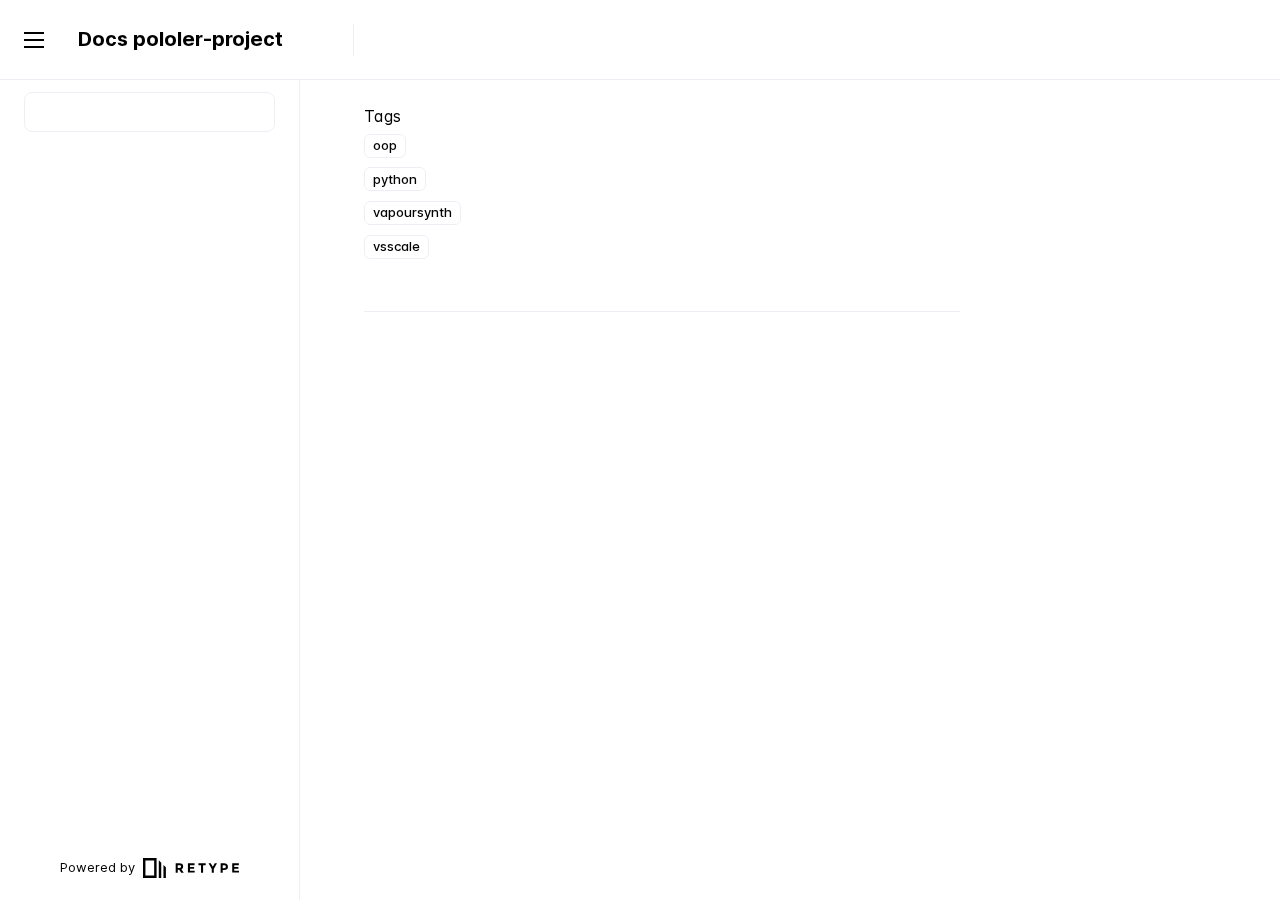
<file: tags/index.html>
<!DOCTYPE html>
<html lang="en" class="h-full">
<head>
    <meta charset="UTF-8">
    <meta name="viewport" content="width=device-width,initial-scale=1">
    <meta name="color-scheme" content="light dark">
    <meta name="turbo-cache-control" content="no-cache" data-turbo-track="reload" data-track-token="4.5.3.829496689417">

    <!-- See retype.com -->
    <meta name="generator" content="Retype 4.5.3">

    <!-- Primary Meta Tags -->
    <title>Tags</title>
    <meta name="title" content="Tags">

    <!-- Canonical -->
    <link rel="canonical" href="https://docs.pololer.my.id/tags/">
    <link rel="sitemap" type="application/xml" title="Sitemap" href="https://docs.pololer.my.id/sitemap.xml">

    <!-- Open Graph -->
    <meta property="og:type" content="website">
    <meta property="og:url" content="https://docs.pololer.my.id/tags/">
    <meta property="og:title" content="Tags">
    <meta property="og:site_name" content="Docs pololer-project">
    <meta property="og:locale" content="en_US">

    <!-- Twitter -->
    <meta name="twitter:card" content="summary_large_image">
    <meta name="twitter:url" content="https://docs.pololer.my.id/tags/">
    <meta name="twitter:title" content="Tags">

    <script data-cfasync="false">(function(){var cl=document.documentElement.classList,ls=localStorage.getItem("retype_scheme"),hd=cl.contains("dark"),hl=cl.contains("light"),wm=window.matchMedia&&window.matchMedia("(prefers-color-scheme: dark)").matches;if(ls==="dark"||(!ls&&wm&&!hd&&!hl)){cl.remove("light");cl.add("dark")}else if(ls==="light"||(!ls&&!wm&&!hd&&!hl)){cl.remove("dark");cl.add("light")}})();</script>

    <link href="../resources/css/retype.css?v=4.5.3.829496689417" rel="stylesheet">

    <script data-cfasync="false" src="../resources/js/config.js?v=4.5.3.829496689417" data-turbo-eval="false" defer></script>
    <script data-cfasync="false" src="../resources/js/retype.js?v=4.5.3" data-turbo-eval="false" defer></script>
    <script id="lunr-js" data-cfasync="false" src="../resources/js/lunr.js?v=4.5.3.829496689417" data-turbo-eval="false" defer></script>
</head>
<body>
    <div id="retype-app" class="relative text-base antialiased text-base-text bg-base-bg font-body">
    <div class="absolute bottom-0 left-0" style="top: 5rem; right: 50%"></div>

    <header id="retype-header" class="sticky top-0 z-30 flex w-full h-16 bg-header-bg border-b border-header-border md:h-20">
        <div class="container relative flex items-center justify-between pr-6 grow md:justify-start">
            <!-- Mobile menu button skeleton -->
            <button v-cloak class="skeleton retype-mobile-menu-button flex items-center justify-center shrink-0 overflow-hidden dark:text-white focus:outline-hidden rounded-full w-10 h-10 ml-3.5 md:hidden"><svg xmlns="http://www.w3.org/2000/svg" class="mb-px shrink-0" width="24" height="24" viewBox="0 0 24 24" role="presentation" style="margin-bottom: 0px;"><g fill="currentColor"><path d="M2 4h20v2H2zM2 11h20v2H2zM2 18h20v2H2z"></path></g></svg></button>
            <div v-cloak id="retype-sidebar-left-toggle-button"></div>
    
            <!-- Logo -->
            <div class="flex items-center justify-between h-full py-2 md:w-75">
                <div class="flex items-center px-2 md:px-6">
                    <a id="retype-branding-logo" href="https://docs.pololer.my.id/" class="flex items-center leading-snug text-xl">
                        <span class="dark:text-white font-bold line-clamp-1 md:line-clamp-2">Docs pololer-project</span>
                    </a>
                </div>
    
                <span class="hidden h-8 border-r md:inline-block border-base-border"></span>
            </div>
    
            <div class="flex justify-between md:grow">
                <!-- Top Nav -->
                <nav id="retype-header-nav" class="hidden md:flex">
                    <ul class="flex flex-col mb-4 md:pl-16 md:mb-0 md:flex-row md:items-center">
                        
                    </ul>
                </nav>
    
                <div v-cloak class="flex justify-end grow">
                    <div id="retype-mobile-search-button"></div>
                    <doc-search-desktop></doc-search-desktop>
    
                    <doc-theme-switch class="lg:ml-2"></doc-theme-switch>
                    <doc-history></doc-history>
                </div>
            </div>
        </div>
    </header>


    <div id="retype-container" class="container relative flex bg-white">
        <!-- Sidebar Skeleton -->
        <div v-cloak class="fixed flex flex-col shrink-0 duration-300 ease-in-out bg-sidebar-left-bg border-sidebar-left-border sidebar top-20 w-75 border-r h-screen md:sticky transition-transform skeleton">
        
            <div class="flex items-center h-16 px-6">
                <input id="retype-filter-input-mock" class="w-full h-10 pl-8 px-3 py-2 transition-colors duration-200 ease-linear bg-filter-bg border border-filter-border rounded-lg shadow-none md:text-sm hover:border-filter-border-hover focus:outline-hidden focus:border-filter-border-focus placeholder-filter-placeholder" type="text">
            </div>
        
            <div class="pl-6 mt-1 mb-4">
                <div class="w-32 h-3 mb-4 bg-skeleton-bg rounded-full loading"></div>
                <div class="w-48 h-3 mb-4 bg-skeleton-bg rounded-full loading"></div>
                <div class="w-40 h-3 mb-4 bg-skeleton-bg rounded-full loading"></div>
                <div class="w-32 h-3 mb-4 bg-skeleton-bg rounded-full loading"></div>
                <div class="w-48 h-3 mb-4 bg-skeleton-bg rounded-full loading"></div>
                <div class="w-40 h-3 mb-4 bg-skeleton-bg rounded-full loading"></div>
            </div>
        
            <div class="shrink-0 mt-auto bg-transparent dark:border-base-border">
                <a class="flex items-center justify-center flex-nowrap h-16 text-gray-350 dark:text-dark-400 hover:text-gray-600 dark:hover:text-dark-300 transition-colors duration-150 ease-in docs-powered-by" target="_blank" href="https://retype.com/" rel="noopener">
                    <span class="text-xs whitespace-nowrap">Powered by</span>
                    <svg xmlns="http://www.w3.org/2000/svg" class="ml-2" fill="currentColor" width="96" height="20" overflow="visible"><path d="M0 0v20h13.59V0H0zm11.15 17.54H2.44V2.46h8.71v15.08zM15.8 20h2.44V4.67L15.8 2.22zM20.45 6.89V20h2.44V9.34z"/><g><path d="M40.16 8.44c0 1.49-.59 2.45-1.75 2.88l2.34 3.32h-2.53l-2.04-2.96h-1.43v2.96h-2.06V5.36h3.5c1.43 0 2.46.24 3.07.73s.9 1.27.9 2.35zm-2.48 1.1c.26-.23.38-.59.38-1.09 0-.5-.13-.84-.4-1.03s-.73-.28-1.39-.28h-1.54v2.75h1.5c.72 0 1.2-.12 1.45-.35zM51.56 5.36V7.2h-4.59v1.91h4.13v1.76h-4.13v1.92h4.74v1.83h-6.79V5.36h6.64zM60.09 7.15v7.48h-2.06V7.15h-2.61V5.36h7.28v1.79h-2.61zM70.81 14.64h-2.06v-3.66l-3.19-5.61h2.23l1.99 3.45 1.99-3.45H74l-3.19 5.61v3.66zM83.99 6.19c.65.55.97 1.4.97 2.55s-.33 1.98-1 2.51-1.68.8-3.04.8h-1.23v2.59h-2.06V5.36h3.26c1.42 0 2.45.28 3.1.83zm-1.51 3.65c.25-.28.37-.69.37-1.22s-.16-.92-.48-1.14c-.32-.23-.82-.34-1.5-.34H79.7v3.12h1.38c.68 0 1.15-.14 1.4-.42zM95.85 5.36V7.2h-4.59v1.91h4.13v1.76h-4.13v1.92H96v1.83h-6.79V5.36h6.64z"/></g></svg>
                </a>
            </div>
        </div>
        
        <!-- Sidebar component -->
        <doc-sidebar v-cloak>
            <template #sidebar-footer>
                <div class="shrink-0 mt-auto border-t md:bg-transparent md:border-none dark:border-base-border">
        
                    <a class="flex items-center justify-center flex-nowrap h-16 text-gray-350 dark:text-dark-400 hover:text-gray-600 dark:hover:text-dark-300 transition-colors duration-150 ease-in docs-powered-by" target="_blank" href="https://retype.com/" rel="noopener">
                        <span class="text-xs whitespace-nowrap">Powered by</span>
                        <svg xmlns="http://www.w3.org/2000/svg" class="ml-2" fill="currentColor" width="96" height="20" overflow="visible"><path d="M0 0v20h13.59V0H0zm11.15 17.54H2.44V2.46h8.71v15.08zM15.8 20h2.44V4.67L15.8 2.22zM20.45 6.89V20h2.44V9.34z"/><g><path d="M40.16 8.44c0 1.49-.59 2.45-1.75 2.88l2.34 3.32h-2.53l-2.04-2.96h-1.43v2.96h-2.06V5.36h3.5c1.43 0 2.46.24 3.07.73s.9 1.27.9 2.35zm-2.48 1.1c.26-.23.38-.59.38-1.09 0-.5-.13-.84-.4-1.03s-.73-.28-1.39-.28h-1.54v2.75h1.5c.72 0 1.2-.12 1.45-.35zM51.56 5.36V7.2h-4.59v1.91h4.13v1.76h-4.13v1.92h4.74v1.83h-6.79V5.36h6.64zM60.09 7.15v7.48h-2.06V7.15h-2.61V5.36h7.28v1.79h-2.61zM70.81 14.64h-2.06v-3.66l-3.19-5.61h2.23l1.99 3.45 1.99-3.45H74l-3.19 5.61v3.66zM83.99 6.19c.65.55.97 1.4.97 2.55s-.33 1.98-1 2.51-1.68.8-3.04.8h-1.23v2.59h-2.06V5.36h3.26c1.42 0 2.45.28 3.1.83zm-1.51 3.65c.25-.28.37-.69.37-1.22s-.16-.92-.48-1.14c-.32-.23-.82-.34-1.5-.34H79.7v3.12h1.38c.68 0 1.15-.14 1.4-.42zM95.85 5.36V7.2h-4.59v1.91h4.13v1.76h-4.13v1.92H96v1.83h-6.79V5.36h6.64z"/></g></svg>
                    </a>
                </div>
            </template>
        </doc-sidebar>

        <div class="grow min-w-0 bg-body-bg">
            <!-- Render "toolbar" template here on api pages --><!-- Render page content -->
<div class="flex">
    <div id="retype-main" class="min-w-0 p-4 grow md:px-16">
        <main class="relative pb-12 lg:pt-2">
            <div class="relative retype-markdown" id="retype-content">
                <!-- Rendered if sidebar right is enabled -->
                <div id="retype-sidebar-right-toggle"></div>
                <doc-page-actions></doc-page-actions>

                <!-- Page content  -->
<h1 id="tags">Tags</h1>
<ul style="padding-left: 0px;">
<li class="relative block py-1">
<a href="oop/" class="no-link inline-flex align-middle items-center justify-center font-medium leading-none whitespace-nowrap text-badge-info-text bg-badge-info border border-badge-info-border hover:text-badge-info-text-hover hover:bg-badge-info-hover hover:border-badge-info-border-hover transition-colors duration-200 ease-out h-6 px-2 text-xs rounded-md">
    <span>oop</span>
</a>
</li>
<li class="relative block py-1">
<a href="python/" class="no-link inline-flex align-middle items-center justify-center font-medium leading-none whitespace-nowrap text-badge-info-text bg-badge-info border border-badge-info-border hover:text-badge-info-text-hover hover:bg-badge-info-hover hover:border-badge-info-border-hover transition-colors duration-200 ease-out h-6 px-2 text-xs rounded-md">
    <span>python</span>
</a>
</li>
<li class="relative block py-1">
<a href="vapoursynth/" class="no-link inline-flex align-middle items-center justify-center font-medium leading-none whitespace-nowrap text-badge-info-text bg-badge-info border border-badge-info-border hover:text-badge-info-text-hover hover:bg-badge-info-hover hover:border-badge-info-border-hover transition-colors duration-200 ease-out h-6 px-2 text-xs rounded-md">
    <span>vapoursynth</span>
</a>
</li>
<li class="relative block py-1">
<a href="vsscale/" class="no-link inline-flex align-middle items-center justify-center font-medium leading-none whitespace-nowrap text-badge-info-text bg-badge-info border border-badge-info-border hover:text-badge-info-text-hover hover:bg-badge-info-hover hover:border-badge-info-border-hover transition-colors duration-200 ease-out h-6 px-2 text-xs rounded-md">
    <span>vsscale</span>
</a>
</li>
</ul>

                
                <!-- Required only on API pages -->
                <doc-toolbar-member-filter-no-results></doc-toolbar-member-filter-no-results>
            </div>
            <footer id="retype-content-footer" class="clear-both">
            
            </footer>
        </main>

        <div id="retype-page-footer" class="print:border-none border-t border-base-border pt-6 mb-8">
            <footer class="flex flex-wrap items-center justify-between print:justify-center">
                <div id="retype-footer-links" class="print:hidden">
                    <ul class="flex flex-wrap items-center text-sm">
                    </ul>
                </div>
                <div id="retype-copyright" class="print:justify-center py-2 text-footer-text font-footer-link text-sm leading-relaxed"></div>
            </footer>
        </div>
    </div>

    <!-- Rendered if sidebar right is enabled -->
    <!-- Sidebar right skeleton-->
    <div v-cloak class="fixed top-0 bottom-0 right-0 translate-x-full bg-sidebar-right-bg border-sidebar-right-border lg:sticky lg:border-l lg:shrink-0 lg:pt-6 lg:translate-x-0 sm:w-1/2 lg:w-64 lg:z-0 md:w-104 sidebar-right skeleton">
        <div class="pl-5">
            <div class="w-32 h-3 mb-4 bg-skeleton-bg rounded-full loading"></div>
            <div class="w-48 h-3 mb-4 bg-skeleton-bg rounded-full loading"></div>
            <div class="w-40 h-3 mb-4 bg-skeleton-bg rounded-full loading"></div>
        </div>
    </div>

    <!-- User should be able to hide sidebar right -->
    <doc-sidebar-right v-cloak></doc-sidebar-right>
</div>

        </div>
    </div>

    <doc-search-mobile></doc-search-mobile>
    <doc-back-to-top></doc-back-to-top>
</div>


    <div id="retype-overlay-target"></div>

        <script data-cfasync="false">window.__DOCS__ = { "title": "Tags", level: 1, icon: "file", hasPrism: false, hasInstagram: false, hasMermaid: false, hasMath: false, tocDepth: 23 }</script>
</body>
</html>
</file>
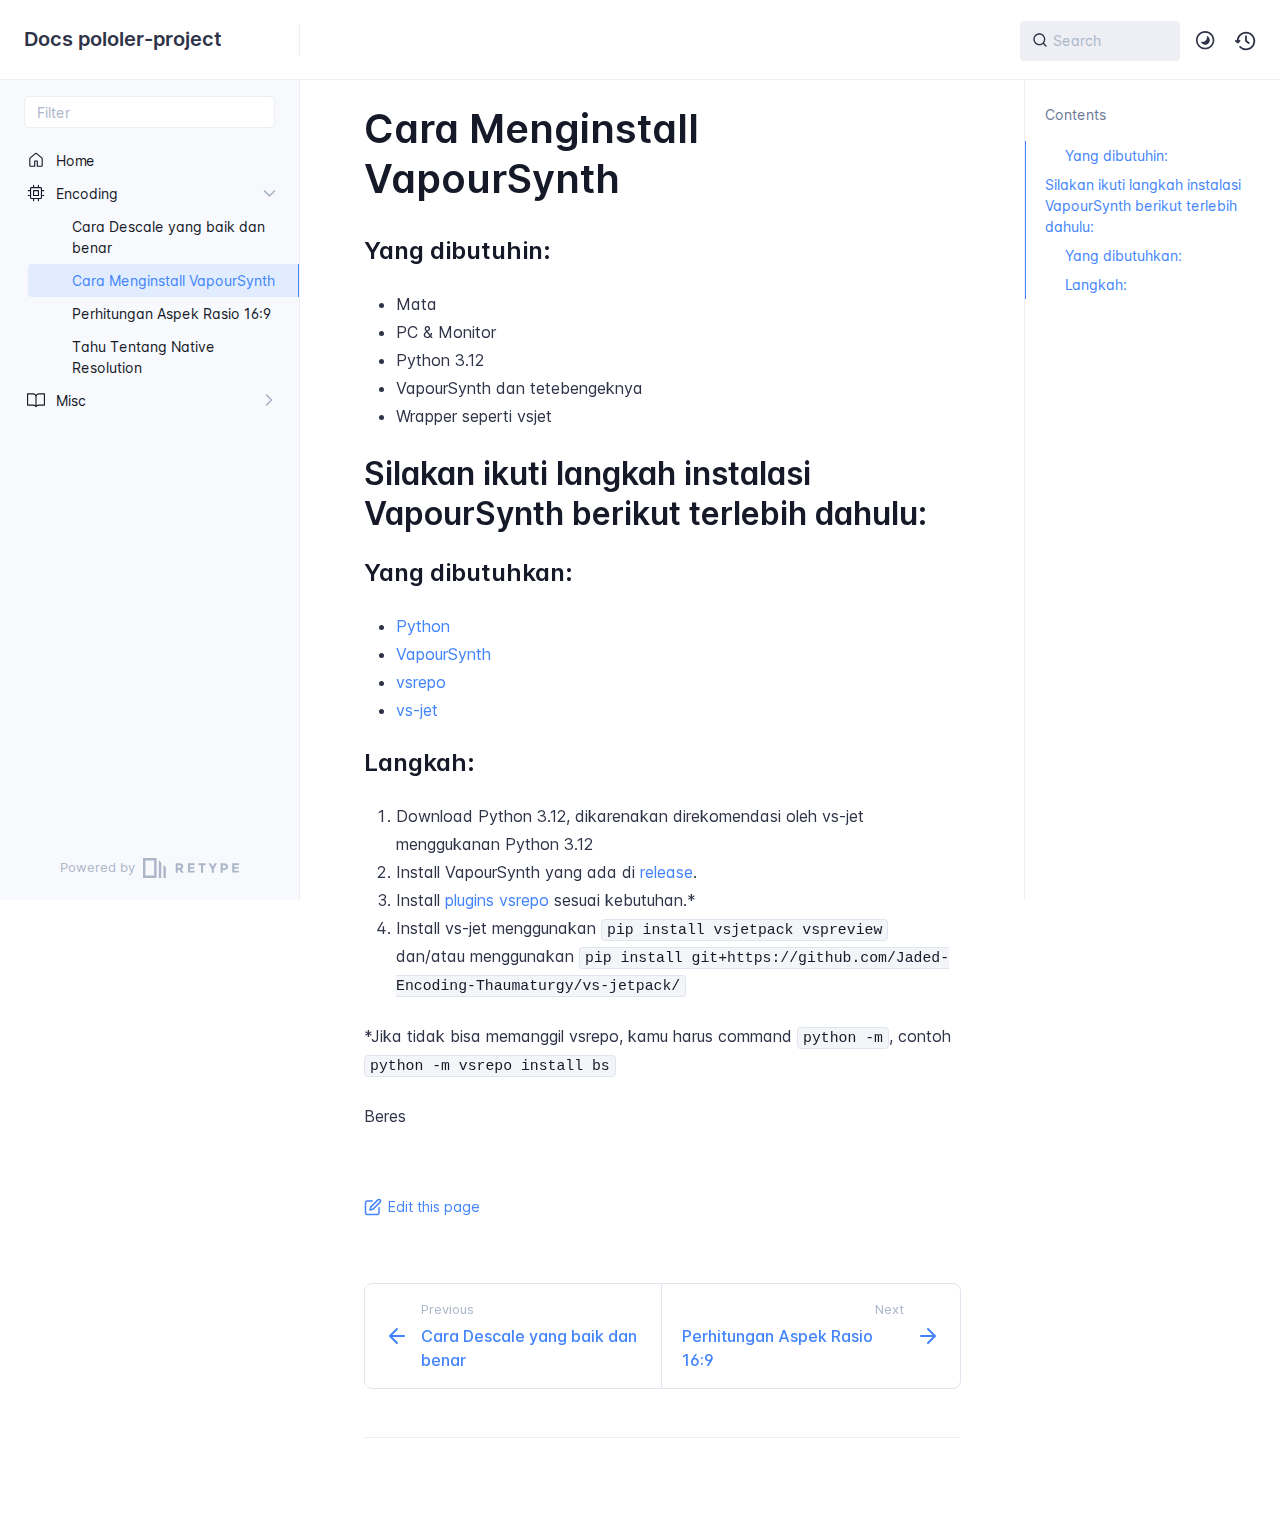
<file: encoding/cara-menginstall-vapoursynth/index.html>
<!DOCTYPE html>
<html lang="en" class="h-full">
<head>
    <meta charset="UTF-8">
    <meta name="viewport" content="width=device-width,initial-scale=1">
    <meta name="turbo-cache-control" content="no-cache" data-turbo-track="reload" data-track-token="3.7.0.798040795955">

    <!-- See retype.com -->
    <meta name="generator" content="Retype 3.7.0">

    <!-- Primary Meta Tags -->
    <title>Cara Menginstall VapourSynth</title>
    <meta name="title" content="Cara Menginstall VapourSynth">
    <meta name="description" content="Mata">

    <!-- Canonical -->
    <link rel="canonical" href="https://docs.pololer.my.id/encoding/cara-menginstall-vapoursynth/">

    <!-- Open Graph / Facebook -->
    <meta property="og:type" content="website">
    <meta property="og:url" content="https://docs.pololer.my.id/encoding/cara-menginstall-vapoursynth/">
    <meta property="og:title" content="Cara Menginstall VapourSynth">
    <meta property="og:description" content="Mata">

    <!-- Twitter -->
    <meta property="twitter:card" content="summary_large_image">
    <meta property="twitter:url" content="https://docs.pololer.my.id/encoding/cara-menginstall-vapoursynth/">
    <meta property="twitter:title" content="Cara Menginstall VapourSynth">
    <meta property="twitter:description" content="Mata">

    <script data-cfasync="false">(function () { var el = document.documentElement, m = localStorage.getItem("doc_theme"), wm = window.matchMedia; if (m === "dark" || (!m && wm && wm("(prefers-color-scheme: dark)").matches)) { el.classList.add("dark") } else { el.classList.remove("dark") } })();</script>

    <link href="../../resources/css/retype.css?v=3.7.0.798040795955" rel="stylesheet">

    <script data-cfasync="false" src="../../resources/js/config.js?v=3.7.0.798040795955" data-turbo-eval="false" defer></script>
    <script data-cfasync="false" src="../../resources/js/retype.js?v=3.7.0" data-turbo-eval="false" defer></script>
    <script id="lunr-js" data-cfasync="false" src="../../resources/js/lunr.js?v=3.7.0.798040795955" data-turbo-eval="false" defer></script>
</head>
<body>
    <div id="docs-app" class="relative text-base antialiased text-gray-700 bg-white font-body dark:bg-dark-850 dark:text-dark-300">
        <div class="absolute bottom-0 left-0 bg-gray-100 dark:bg-dark-800" style="top: 5rem; right: 50%"></div>
    
        <header id="docs-site-header" class="sticky top-0 z-30 flex w-full h-16 bg-white border-b border-gray-200 md:h-20 dark:bg-dark-850 dark:border-dark-650">
            <div class="container relative flex items-center justify-between pr-6 grow md:justify-start">
                <!-- Mobile menu button skeleton -->
                <button v-cloak class="skeleton docs-mobile-menu-button flex items-center justify-center shrink-0 overflow-hidden dark:text-white focus:outline-none rounded-full w-10 h-10 ml-3.5 md:hidden"><svg xmlns="http://www.w3.org/2000/svg" class="mb-px shrink-0" width="24" height="24" viewBox="0 0 24 24" role="presentation" style="margin-bottom: 0px;"><g fill="currentColor"><path d="M2 4h20v2H2zM2 11h20v2H2zM2 18h20v2H2z"></path></g></svg></button>
                <div v-cloak id="docs-sidebar-toggle"></div>
        
                <!-- Logo -->
                <div class="flex items-center justify-between h-full py-2 md:w-75">
                    <div class="flex items-center px-2 md:px-6">
                        <a id="docs-site-logo" href="../../" class="flex items-center leading-snug text-xl">
                            <span class="dark:text-white font-semibold line-clamp-1 md:line-clamp-2">Docs pololer-project</span>
                        </a>
                    </div>
        
                    <span class="hidden h-8 border-r md:inline-block dark:border-dark-650"></span>
                </div>
        
                <div class="flex justify-between md:grow">
                    <!-- Top Nav -->
                    <nav class="hidden md:flex">
                        <ul class="flex flex-col mb-4 md:pl-16 md:mb-0 md:flex-row md:items-center">
                            
                        </ul>
                    </nav>
        
                    <!-- Header Right Skeleton -->
                    <div v-cloak class="flex justify-end grow skeleton">
        
                        <!-- Search input mock -->
                        <div class="relative hidden w-40 lg:block lg:max-w-sm lg:ml-auto">
                            <div class="absolute flex items-center justify-center h-full pl-3 dark:text-dark-300">
                                <svg xmlns="http://www.w3.org/2000/svg" class="icon-base" width="16" height="16" viewBox="0 0 24 24" aria-labelledby="icon" role="presentation" style="margin-bottom: 1px;"><g fill="currentColor" ><path d="M21.71 20.29l-3.68-3.68A8.963 8.963 0 0020 11c0-4.96-4.04-9-9-9s-9 4.04-9 9 4.04 9 9 9c2.12 0 4.07-.74 5.61-1.97l3.68 3.68c.2.19.45.29.71.29s.51-.1.71-.29c.39-.39.39-1.03 0-1.42zM4 11c0-3.86 3.14-7 7-7s7 3.14 7 7c0 1.92-.78 3.66-2.04 4.93-.01.01-.02.01-.02.01-.01.01-.01.01-.01.02A6.98 6.98 0 0111 18c-3.86 0-7-3.14-7-7z" ></path></g></svg>
                            </div>
                            <input class="w-full h-10 placeholder-gray-400 transition-colors duration-200 ease-in bg-gray-200 border border-transparent rounded md:text-sm hover:bg-white hover:border-gray-300 focus:outline-none focus:bg-white focus:border-gray-500 dark:bg-dark-600 dark:border-dark-600 dark:placeholder-dark-400" style="padding: 0.625rem 0.75rem 0.625rem 2rem" type="text" placeholder="Search">
                        </div>
        
                        <!-- Mobile search button -->
                        <div class="flex items-center justify-center w-10 h-10 lg:hidden">
                            <svg xmlns="http://www.w3.org/2000/svg" class="shrink-0 icon-base" width="20" height="20" viewBox="0 0 24 24" aria-labelledby="icon" role="presentation" style="margin-bottom: 0px;"><g fill="currentColor" ><path d="M21.71 20.29l-3.68-3.68A8.963 8.963 0 0020 11c0-4.96-4.04-9-9-9s-9 4.04-9 9 4.04 9 9 9c2.12 0 4.07-.74 5.61-1.97l3.68 3.68c.2.19.45.29.71.29s.51-.1.71-.29c.39-.39.39-1.03 0-1.42zM4 11c0-3.86 3.14-7 7-7s7 3.14 7 7c0 1.92-.78 3.66-2.04 4.93-.01.01-.02.01-.02.01-.01.01-.01.01-.01.02A6.98 6.98 0 0111 18c-3.86 0-7-3.14-7-7z" ></path></g></svg>
                        </div>
        
                        <!-- Dark mode switch placeholder -->
                        <div class="w-10 h-10 lg:ml-2"></div>
        
                        <!-- History button -->
                        <div class="flex items-center justify-center w-10 h-10" style="margin-right: -0.625rem;">
                            <svg xmlns="http://www.w3.org/2000/svg" class="shrink-0 icon-base" width="22" height="22" viewBox="0 0 24 24" aria-labelledby="icon" role="presentation" style="margin-bottom: 0px;"><g fill="currentColor" ><g ><path d="M12.01 6.01c-.55 0-1 .45-1 1V12a1 1 0 00.4.8l3 2.22a.985.985 0 001.39-.2.996.996 0 00-.21-1.4l-2.6-1.92V7.01c.02-.55-.43-1-.98-1z"></path><path d="M12.01 1.91c-5.33 0-9.69 4.16-10.05 9.4l-.29-.26a.997.997 0 10-1.34 1.48l1.97 1.79c.19.17.43.26.67.26s.48-.09.67-.26l1.97-1.79a.997.997 0 10-1.34-1.48l-.31.28c.34-4.14 3.82-7.41 8.05-7.41 4.46 0 8.08 3.63 8.08 8.09s-3.63 8.08-8.08 8.08c-2.18 0-4.22-.85-5.75-2.4a.996.996 0 10-1.42 1.4 10.02 10.02 0 007.17 2.99c5.56 0 10.08-4.52 10.08-10.08.01-5.56-4.52-10.09-10.08-10.09z"></path></g></g></svg>
                        </div>
                    </div>
        
                    <div v-cloak class="flex justify-end grow">
                        <div id="docs-mobile-search-button"></div>
                        <doc-search-desktop></doc-search-desktop>
        
                        <doc-theme-switch class="lg:ml-2"></doc-theme-switch>
                        <doc-history></doc-history>
                    </div>
                </div>
            </div>
        </header>
    
        <div class="container relative flex bg-white">
            <!-- Sidebar Skeleton -->
            <div v-cloak class="fixed flex flex-col shrink-0 duration-300 ease-in-out bg-gray-100 border-gray-200 sidebar top-20 w-75 border-r h-screen md:sticky transition-transform skeleton dark:bg-dark-800 dark:border-dark-650">
            
                <div class="flex items-center h-16 px-6">
                    <input class="w-full h-8 px-3 py-2 transition-colors duration-200 ease-linear bg-white border border-gray-200 rounded shadow-none text-sm focus:outline-none focus:border-gray-600 dark:bg-dark-600 dark:border-dark-600" type="text" placeholder="Filter">
                </div>
            
                <div class="pl-6 mt-1 mb-4">
                    <div class="w-32 h-3 mb-4 bg-gray-200 rounded-full loading dark:bg-dark-600"></div>
                    <div class="w-48 h-3 mb-4 bg-gray-200 rounded-full loading dark:bg-dark-600"></div>
                    <div class="w-40 h-3 mb-4 bg-gray-200 rounded-full loading dark:bg-dark-600"></div>
                    <div class="w-32 h-3 mb-4 bg-gray-200 rounded-full loading dark:bg-dark-600"></div>
                    <div class="w-48 h-3 mb-4 bg-gray-200 rounded-full loading dark:bg-dark-600"></div>
                    <div class="w-40 h-3 mb-4 bg-gray-200 rounded-full loading dark:bg-dark-600"></div>
                </div>
            
                <div class="shrink-0 mt-auto bg-transparent dark:border-dark-650">
                    <a class="flex items-center justify-center flex-nowrap h-16 text-gray-400 dark:text-dark-400 hover:text-gray-700 dark:hover:text-dark-300 transition-colors duration-150 ease-in docs-powered-by" target="_blank" href="https://retype.com/" rel="noopener">
                        <span class="text-xs whitespace-nowrap">Powered by</span>
                        <svg xmlns="http://www.w3.org/2000/svg" class="ml-2" fill="currentColor" width="96" height="20" overflow="visible"><path d="M0 0v20h13.59V0H0zm11.15 17.54H2.44V2.46h8.71v15.08zM15.8 20h2.44V4.67L15.8 2.22zM20.45 6.89V20h2.44V9.34z"/><g><path d="M40.16 8.44c0 1.49-.59 2.45-1.75 2.88l2.34 3.32h-2.53l-2.04-2.96h-1.43v2.96h-2.06V5.36h3.5c1.43 0 2.46.24 3.07.73s.9 1.27.9 2.35zm-2.48 1.1c.26-.23.38-.59.38-1.09 0-.5-.13-.84-.4-1.03s-.73-.28-1.39-.28h-1.54v2.75h1.5c.72 0 1.2-.12 1.45-.35zM51.56 5.36V7.2h-4.59v1.91h4.13v1.76h-4.13v1.92h4.74v1.83h-6.79V5.36h6.64zM60.09 7.15v7.48h-2.06V7.15h-2.61V5.36h7.28v1.79h-2.61zM70.81 14.64h-2.06v-3.66l-3.19-5.61h2.23l1.99 3.45 1.99-3.45H74l-3.19 5.61v3.66zM83.99 6.19c.65.55.97 1.4.97 2.55s-.33 1.98-1 2.51-1.68.8-3.04.8h-1.23v2.59h-2.06V5.36h3.26c1.42 0 2.45.28 3.1.83zm-1.51 3.65c.25-.28.37-.69.37-1.22s-.16-.92-.48-1.14c-.32-.23-.82-.34-1.5-.34H79.7v3.12h1.38c.68 0 1.15-.14 1.4-.42zM95.85 5.36V7.2h-4.59v1.91h4.13v1.76h-4.13v1.92H96v1.83h-6.79V5.36h6.64z"/></g></svg>
                    </a>
                </div>
            </div>
            
            <!-- Sidebar component -->
            <doc-sidebar v-cloak>
                <template #sidebar-footer>
                    <div class="shrink-0 mt-auto border-t md:bg-transparent md:border-none dark:border-dark-650">
            
                        <a class="flex items-center justify-center flex-nowrap h-16 text-gray-400 dark:text-dark-400 hover:text-gray-700 dark:hover:text-dark-300 transition-colors duration-150 ease-in docs-powered-by" target="_blank" href="https://retype.com/" rel="noopener">
                            <span class="text-xs whitespace-nowrap">Powered by</span>
                            <svg xmlns="http://www.w3.org/2000/svg" class="ml-2" fill="currentColor" width="96" height="20" overflow="visible"><path d="M0 0v20h13.59V0H0zm11.15 17.54H2.44V2.46h8.71v15.08zM15.8 20h2.44V4.67L15.8 2.22zM20.45 6.89V20h2.44V9.34z"/><g><path d="M40.16 8.44c0 1.49-.59 2.45-1.75 2.88l2.34 3.32h-2.53l-2.04-2.96h-1.43v2.96h-2.06V5.36h3.5c1.43 0 2.46.24 3.07.73s.9 1.27.9 2.35zm-2.48 1.1c.26-.23.38-.59.38-1.09 0-.5-.13-.84-.4-1.03s-.73-.28-1.39-.28h-1.54v2.75h1.5c.72 0 1.2-.12 1.45-.35zM51.56 5.36V7.2h-4.59v1.91h4.13v1.76h-4.13v1.92h4.74v1.83h-6.79V5.36h6.64zM60.09 7.15v7.48h-2.06V7.15h-2.61V5.36h7.28v1.79h-2.61zM70.81 14.64h-2.06v-3.66l-3.19-5.61h2.23l1.99 3.45 1.99-3.45H74l-3.19 5.61v3.66zM83.99 6.19c.65.55.97 1.4.97 2.55s-.33 1.98-1 2.51-1.68.8-3.04.8h-1.23v2.59h-2.06V5.36h3.26c1.42 0 2.45.28 3.1.83zm-1.51 3.65c.25-.28.37-.69.37-1.22s-.16-.92-.48-1.14c-.32-.23-.82-.34-1.5-.34H79.7v3.12h1.38c.68 0 1.15-.14 1.4-.42zM95.85 5.36V7.2h-4.59v1.91h4.13v1.76h-4.13v1.92H96v1.83h-6.79V5.36h6.64z"/></g></svg>
                        </a>
                    </div>
                </template>
            </doc-sidebar>
    
            <div class="grow min-w-0 dark:bg-dark-850">
                <!-- Render "toolbar" template here on api pages --><!-- Render page content -->
                <div class="flex">
                    <div class="min-w-0 p-4 grow md:px-16">
                        <main class="relative pb-12 lg:pt-2">
                            <div class="docs-markdown" id="docs-content">
                                <!-- Rendered if sidebar right is enabled -->
                                <div id="docs-sidebar-right-toggle"></div>
                                <!-- Page content  -->
<doc-anchor-target id="cara-menginstall-vapoursynth" class="break-words">
    <h1>
        <doc-anchor-trigger class="header-anchor-trigger" to="#cara-menginstall-vapoursynth">#</doc-anchor-trigger>
        <span>Cara Menginstall VapourSynth</span>
    </h1>
</doc-anchor-target>
<doc-anchor-target id="yang-dibutuhin">
    <h3>
        <doc-anchor-trigger class="header-anchor-trigger" to="#yang-dibutuhin">#</doc-anchor-trigger>
        <span>Yang dibutuhin:</span>
    </h3>
</doc-anchor-target>
<ul>
<li>Mata</li>
<li>PC &amp; Monitor</li>
<li>Python 3.12</li>
<li>VapourSynth dan tetebengeknya</li>
<li>Wrapper seperti vsjet</li>
</ul>
<doc-anchor-target id="silakan-ikuti-langkah-instalasi-vapoursynth-berikut-terlebih-dahulu">
    <h2>
        <doc-anchor-trigger class="header-anchor-trigger" to="#silakan-ikuti-langkah-instalasi-vapoursynth-berikut-terlebih-dahulu">#</doc-anchor-trigger>
        <span>Silakan ikuti langkah instalasi VapourSynth berikut terlebih dahulu:</span>
    </h2>
</doc-anchor-target>
<doc-anchor-target id="yang-dibutuhkan">
    <h3>
        <doc-anchor-trigger class="header-anchor-trigger" to="#yang-dibutuhkan">#</doc-anchor-trigger>
        <span>Yang dibutuhkan:</span>
    </h3>
</doc-anchor-target>
<ul>
<li><a href="https://www.python.org/downloads/">Python</a></li>
<li><a href="https://github.com/vapoursynth/vapoursynth">VapourSynth</a></li>
<li><a href="https://github.com/vapoursynth/vsrepo">vsrepo</a></li>
<li><a href="https://github.com/Jaded-Encoding-Thaumaturgy">vs-jet</a></li>
</ul>
<doc-anchor-target id="langkah">
    <h3>
        <doc-anchor-trigger class="header-anchor-trigger" to="#langkah">#</doc-anchor-trigger>
        <span>Langkah:</span>
    </h3>
</doc-anchor-target>
<ol>
<li>Download Python 3.12, dikarenakan direkomendasi oleh vs-jet menggukanan Python 3.12</li>
<li>Install VapourSynth yang ada di <a href="https://github.com/vapoursynth/vapoursynth/releases">release</a>.</li>
<li>Install <a href="https://github.com/vapoursynth/vsrepo?tab=readme-ov-file#usage">plugins vsrepo</a> sesuai kebutuhan.*</li>
<li>Install vs-jet menggunakan <code v-pre>pip install vsjetpack vspreview</code> dan/atau menggunakan <code v-pre>pip install git+https://github.com/Jaded-Encoding-Thaumaturgy/vs-jetpack/</code></li>
</ol>
<p>*Jika tidak bisa memanggil vsrepo, kamu harus command <code v-pre>python -m</code>, contoh <code v-pre>python -m vsrepo install bs</code></p>
<p>Beres</p>

                                
                                <!-- Required only on API pages -->
                                <doc-toolbar-member-filter-no-results></doc-toolbar-member-filter-no-results>
                            </div>
                            <footer class="clear-both">
                                <div class="flex flex-wrap items-center justify-between mt-14">
                                    <a class="my-2.5 inline-flex items-center text-sm whitespace-nowrap text-blue-500 dark:text-blue-400 hover:text-blue-700 hover:underline" href="https://github.com/Aruh1/dedocs/edit/master/docs/encoding/Cara-Menginstall-VapourSynth.md" target="_blank" rel="noopener">
                                        <svg class="mr-1.5" xmlns="http://www.w3.org/2000/svg" width="18" height="18" viewBox="0 0 24 24" fill="currentColor" overflow="visible"><path d="M20 12c-.55 0-1 .45-1 1v7c0 .55-.45 1-1 1H4c-.55 0-1-.45-1-1V6c0-.55.45-1 1-1h7c.55 0 1-.45 1-1s-.45-1-1-1H4C2.35 3 1 4.35 1 6v14c0 1.65 1.35 3 3 3h14c1.65 0 3-1.35 3-3v-7c0-.55-.45-1-1-1z" /><path d="M22.21 1.79c-1.18-1.18-3.24-1.18-4.41 0l-9.5 9.5c-.13.13-.22.29-.26.46l-1 4c-.08.34.01.7.26.95.18.2.44.3.7.3.08 0 .16-.01.24-.03l4-1c.18-.04.34-.13.46-.26l9.5-9.5c1.22-1.22 1.22-3.2.01-4.42zm-1.42 3l-9.3 9.3-2.11.53.53-2.11 9.3-9.3c.42-.42 1.16-.42 1.59 0 .43.43.43 1.15-.01 1.58z" /><path fill="none" d="M0 0h24v24H0z" /></svg>
                                        <span>Edit this page</span>
                                    </a>
                                </div>
                            
                                <nav class="flex mt-14">
                                    <div class="w-1/2">
                                        <a class="px-5 py-4 h-full flex items-center break-normal font-medium text-blue-500 dark:text-blue-400 border border-gray-300 hover:border-gray-400 dark:border-dark-650 dark:hover:border-dark-450 rounded-l-lg transition-colors duration-150 relative hover:z-5" href="../../encoding/teori-descaling/">
                                            <svg xmlns="http://www.w3.org/2000/svg" class="mr-3" width="24" height="24" viewBox="0 0 24 24" fill="currentColor" overflow="visible"><path d="M19 11H7.41l5.29-5.29a.996.996 0 10-1.41-1.41l-7 7a1 1 0 000 1.42l7 7a1.024 1.024 0 001.42-.01.996.996 0 000-1.41L7.41 13H19c.55 0 1-.45 1-1s-.45-1-1-1z" /><path fill="none" d="M0 0h24v24H0z" /></svg>
                                            <span>
                                                <span class="block text-xs font-normal text-gray-400 dark:text-dark-400">Previous</span>
                                                <span class="block mt-1">Cara Descale yang baik dan benar</span>
                                            </span>
                                        </a>
                                    </div>
                            
                                    <div class="w-1/2">
                                        <a class="px-5 py-4 -mx-px h-full flex items-center justify-end break-normal font-medium text-blue-500 dark:text-blue-400 border border-gray-300 hover:border-gray-400 dark:border-dark-650 dark:hover:border-dark-450 rounded-r-lg transition-colors duration-150 relative hover:z-5" href="../../encoding/perhitungan-aspek-rasio/">
                                            <span>
                                                <span class="block text-xs font-normal text-right text-gray-400 dark:text-dark-400">Next</span>
                                                <span class="block mt-1">Perhitungan Aspek Rasio 16:9</span>
                                            </span>
                                            <svg xmlns="http://www.w3.org/2000/svg" class="ml-3" width="24" height="24" viewBox="0 0 24 24" fill="currentColor" overflow="visible"><path d="M19.92 12.38a1 1 0 00-.22-1.09l-7-7a.996.996 0 10-1.41 1.41l5.3 5.3H5c-.55 0-1 .45-1 1s.45 1 1 1h11.59l-5.29 5.29a.996.996 0 000 1.41c.19.2.44.3.7.3s.51-.1.71-.29l7-7c.09-.09.16-.21.21-.33z" /><path fill="none" d="M0 0h24v24H0z" /></svg>
                                        </a>
                                    </div>
                                </nav>
                            </footer>
                        </main>
                
                        <div class="border-t dark:border-dark-650 pt-6 mb-8">
                            <footer class="flex flex-wrap items-center justify-between">
                                <div>
                                    <ul class="flex flex-wrap items-center text-sm">
                                    </ul>
                                </div>
                                <div class="docs-copyright py-2 text-gray-500 dark:text-dark-350 text-sm leading-relaxed"></div>
                            </footer>
                        </div>
                    </div>
                
                    <!-- Rendered if sidebar right is enabled -->
                    <!-- Sidebar right skeleton-->
                    <div v-cloak class="fixed top-0 bottom-0 right-0 translate-x-full bg-white border-gray-200 lg:sticky lg:border-l lg:shrink-0 lg:pt-6 lg:transform-none sm:w-1/2 lg:w-64 lg:z-0 md:w-104 sidebar-right skeleton dark:bg-dark-850 dark:border-dark-650">
                        <div class="pl-5">
                            <div class="w-32 h-3 mb-4 bg-gray-200 dark:bg-dark-600 rounded-full loading"></div>
                            <div class="w-48 h-3 mb-4 bg-gray-200 dark:bg-dark-600 rounded-full loading"></div>
                            <div class="w-40 h-3 mb-4 bg-gray-200 dark:bg-dark-600 rounded-full loading"></div>
                        </div>
                    </div>
                
                    <!-- User should be able to hide sidebar right -->
                    <doc-sidebar-right v-cloak></doc-sidebar-right>
                </div>

            </div>
        </div>
    
        <doc-search-mobile></doc-search-mobile>
        <doc-back-to-top></doc-back-to-top>
    </div>


    <div id="docs-overlay-target"></div>

    <script data-cfasync="false">window.__DOCS__ = { "title": "Cara Menginstall VapourSynth", level: 2, icon: "file", hasPrism: false, hasMermaid: false, hasMath: false, tocDepth: 23 }</script>
</body>
</html>
</file>
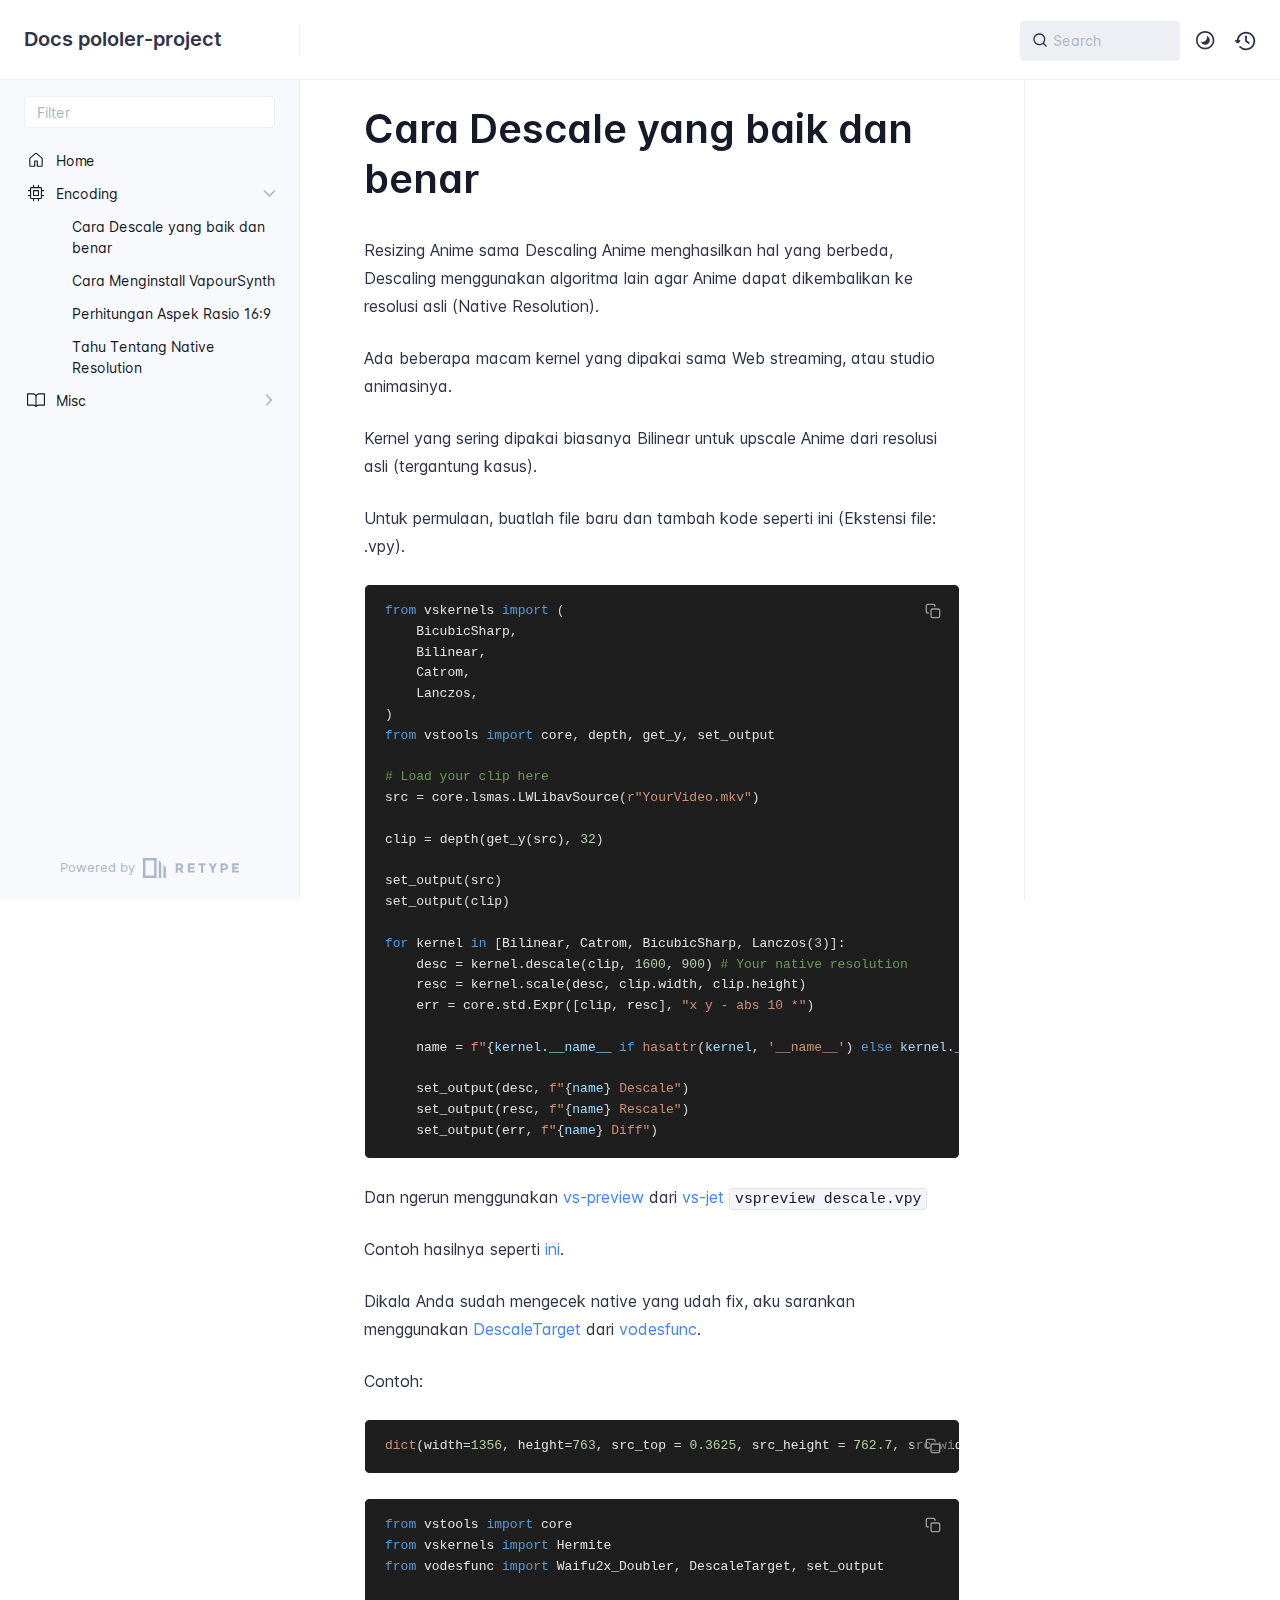
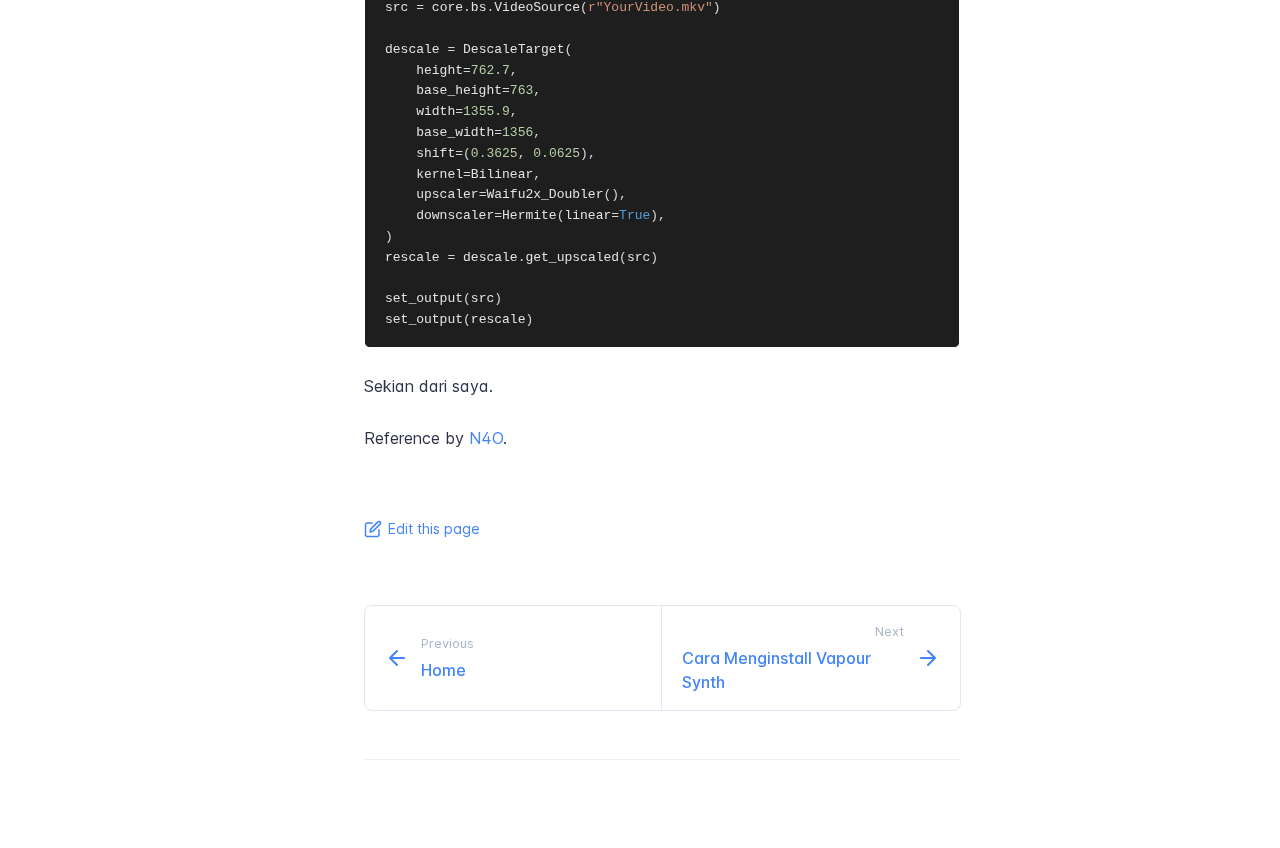
<file: encoding/descaling/index.html>
<!DOCTYPE html>
<html lang="en" class="h-full">
<head>
    <meta charset="UTF-8">
    <meta name="viewport" content="width=device-width,initial-scale=1">
    <meta name="turbo-cache-control" content="no-cache" data-turbo-track="reload" data-track-token="3.5.0.772312043731">

    <!-- See retype.com -->
    <meta name="generator" content="Retype 3.5.0">

    <!-- Primary Meta Tags -->
    <title>Cara Descale yang baik dan benar</title>
    <meta name="title" content="Cara Descale yang baik dan benar">
    <meta name="description" content="Resizing Anime sama Descaling Anime menghasilkan hal yang berbeda, Descaling menggunakan algoritma lain agar Anime dapat dikembalikan ke resolusi...">

    <!-- Canonical -->
    <link rel="canonical" href="https://docs.pololer.my.id/encoding/descaling/">

    <!-- Open Graph / Facebook -->
    <meta property="og:type" content="website">
    <meta property="og:url" content="https://docs.pololer.my.id/encoding/descaling/">
    <meta property="og:title" content="Cara Descale yang baik dan benar">
    <meta property="og:description" content="Resizing Anime sama Descaling Anime menghasilkan hal yang berbeda, Descaling menggunakan algoritma lain agar Anime dapat dikembalikan ke resolusi...">

    <!-- Twitter -->
    <meta property="twitter:card" content="summary_large_image">
    <meta property="twitter:url" content="https://docs.pololer.my.id/encoding/descaling/">
    <meta property="twitter:title" content="Cara Descale yang baik dan benar">
    <meta property="twitter:description" content="Resizing Anime sama Descaling Anime menghasilkan hal yang berbeda, Descaling menggunakan algoritma lain agar Anime dapat dikembalikan ke resolusi...">

    <script data-cfasync="false">(function () { var el = document.documentElement, m = localStorage.getItem("doc_theme"), wm = window.matchMedia; if (m === "dark" || (!m && wm && wm("(prefers-color-scheme: dark)").matches)) { el.classList.add("dark") } else { el.classList.remove("dark") } })();</script>

    <link href="../../resources/css/retype.css?v=3.5.0.772312043731" rel="stylesheet">

    <script data-cfasync="false" src="../../resources/js/config.js?v=3.5.0.772312043731" data-turbo-eval="false" defer></script>
    <script data-cfasync="false" src="../../resources/js/retype.js?v=3.5.0" data-turbo-eval="false" defer></script>
    <script id="lunr-js" data-cfasync="false" src="../../resources/js/lunr.js?v=3.5.0.772312043731" data-turbo-eval="false" defer></script>
    <script id="prism-js" data-cfasync="false" src="../../resources/js/prism.js?v=3.5.0.772312043731" defer></script>
</head>
<body>
    <div id="docs-app" class="relative text-base antialiased text-gray-700 bg-white font-body dark:bg-dark-850 dark:text-dark-300">
        <div class="absolute bottom-0 left-0 bg-gray-100 dark:bg-dark-800" style="top: 5rem; right: 50%"></div>
    
        <header id="docs-site-header" class="sticky top-0 z-30 flex w-full h-16 bg-white border-b border-gray-200 md:h-20 dark:bg-dark-850 dark:border-dark-650">
            <div class="container relative flex items-center justify-between pr-6 grow md:justify-start">
                <!-- Mobile menu button skeleton -->
                <button v-cloak class="skeleton docs-mobile-menu-button flex items-center justify-center shrink-0 overflow-hidden dark:text-white focus:outline-none rounded-full w-10 h-10 ml-3.5 md:hidden"><svg xmlns="http://www.w3.org/2000/svg" class="mb-px shrink-0" width="24" height="24" viewBox="0 0 24 24" role="presentation" style="margin-bottom: 0px;"><g fill="currentColor"><path d="M2 4h20v2H2zM2 11h20v2H2zM2 18h20v2H2z"></path></g></svg></button>
                <div v-cloak id="docs-sidebar-toggle"></div>
        
                <!-- Logo -->
                <div class="flex items-center justify-between h-full py-2 md:w-75">
                    <div class="flex items-center px-2 md:px-6">
                        <a id="docs-site-logo" href="../../" class="flex items-center leading-snug text-xl">
                            <span class="dark:text-white font-semibold line-clamp-1 md:line-clamp-2">Docs pololer-project</span>
                        </a>
                    </div>
        
                    <span class="hidden h-8 border-r md:inline-block dark:border-dark-650"></span>
                </div>
        
                <div class="flex justify-between md:grow">
                    <!-- Top Nav -->
                    <nav class="hidden md:flex">
                        <ul class="flex flex-col mb-4 md:pl-16 md:mb-0 md:flex-row md:items-center">
                            
                        </ul>
                    </nav>
        
                    <!-- Header Right Skeleton -->
                    <div v-cloak class="flex justify-end grow skeleton">
        
                        <!-- Search input mock -->
                        <div class="relative hidden w-40 lg:block lg:max-w-sm lg:ml-auto">
                            <div class="absolute flex items-center justify-center h-full pl-3 dark:text-dark-300">
                                <svg xmlns="http://www.w3.org/2000/svg" class="icon-base" width="16" height="16" viewBox="0 0 24 24" aria-labelledby="icon" role="presentation" style="margin-bottom: 1px;"><g fill="currentColor" ><path d="M21.71 20.29l-3.68-3.68A8.963 8.963 0 0020 11c0-4.96-4.04-9-9-9s-9 4.04-9 9 4.04 9 9 9c2.12 0 4.07-.74 5.61-1.97l3.68 3.68c.2.19.45.29.71.29s.51-.1.71-.29c.39-.39.39-1.03 0-1.42zM4 11c0-3.86 3.14-7 7-7s7 3.14 7 7c0 1.92-.78 3.66-2.04 4.93-.01.01-.02.01-.02.01-.01.01-.01.01-.01.02A6.98 6.98 0 0111 18c-3.86 0-7-3.14-7-7z" ></path></g></svg>
                            </div>
                            <input class="w-full h-10 placeholder-gray-400 transition-colors duration-200 ease-in bg-gray-200 border border-transparent rounded md:text-sm hover:bg-white hover:border-gray-300 focus:outline-none focus:bg-white focus:border-gray-500 dark:bg-dark-600 dark:border-dark-600 dark:placeholder-dark-400" style="padding: 0.625rem 0.75rem 0.625rem 2rem" type="text" placeholder="Search">
                        </div>
        
                        <!-- Mobile search button -->
                        <div class="flex items-center justify-center w-10 h-10 lg:hidden">
                            <svg xmlns="http://www.w3.org/2000/svg" class="shrink-0 icon-base" width="20" height="20" viewBox="0 0 24 24" aria-labelledby="icon" role="presentation" style="margin-bottom: 0px;"><g fill="currentColor" ><path d="M21.71 20.29l-3.68-3.68A8.963 8.963 0 0020 11c0-4.96-4.04-9-9-9s-9 4.04-9 9 4.04 9 9 9c2.12 0 4.07-.74 5.61-1.97l3.68 3.68c.2.19.45.29.71.29s.51-.1.71-.29c.39-.39.39-1.03 0-1.42zM4 11c0-3.86 3.14-7 7-7s7 3.14 7 7c0 1.92-.78 3.66-2.04 4.93-.01.01-.02.01-.02.01-.01.01-.01.01-.01.02A6.98 6.98 0 0111 18c-3.86 0-7-3.14-7-7z" ></path></g></svg>
                        </div>
        
                        <!-- Dark mode switch placeholder -->
                        <div class="w-10 h-10 lg:ml-2"></div>
        
                        <!-- History button -->
                        <div class="flex items-center justify-center w-10 h-10" style="margin-right: -0.625rem;">
                            <svg xmlns="http://www.w3.org/2000/svg" class="shrink-0 icon-base" width="22" height="22" viewBox="0 0 24 24" aria-labelledby="icon" role="presentation" style="margin-bottom: 0px;"><g fill="currentColor" ><g ><path d="M12.01 6.01c-.55 0-1 .45-1 1V12a1 1 0 00.4.8l3 2.22a.985.985 0 001.39-.2.996.996 0 00-.21-1.4l-2.6-1.92V7.01c.02-.55-.43-1-.98-1z"></path><path d="M12.01 1.91c-5.33 0-9.69 4.16-10.05 9.4l-.29-.26a.997.997 0 10-1.34 1.48l1.97 1.79c.19.17.43.26.67.26s.48-.09.67-.26l1.97-1.79a.997.997 0 10-1.34-1.48l-.31.28c.34-4.14 3.82-7.41 8.05-7.41 4.46 0 8.08 3.63 8.08 8.09s-3.63 8.08-8.08 8.08c-2.18 0-4.22-.85-5.75-2.4a.996.996 0 10-1.42 1.4 10.02 10.02 0 007.17 2.99c5.56 0 10.08-4.52 10.08-10.08.01-5.56-4.52-10.09-10.08-10.09z"></path></g></g></svg>
                        </div>
                    </div>
        
                    <div v-cloak class="flex justify-end grow">
                        <div id="docs-mobile-search-button"></div>
                        <doc-search-desktop></doc-search-desktop>
        
                        <doc-theme-switch class="lg:ml-2"></doc-theme-switch>
                        <doc-history></doc-history>
                    </div>
                </div>
            </div>
        </header>
    
        <div class="container relative flex bg-white">
            <!-- Sidebar Skeleton -->
            <div v-cloak class="fixed flex flex-col shrink-0 duration-300 ease-in-out bg-gray-100 border-gray-200 sidebar top-20 w-75 border-r h-screen md:sticky transition-transform skeleton dark:bg-dark-800 dark:border-dark-650">
            
                <!-- Render this div, if config.showSidebarFilter is `true` -->
                <div class="flex items-center h-16 px-6">
                    <input class="w-full h-8 px-3 py-2 transition-colors duration-200 ease-linear bg-white border border-gray-200 rounded shadow-none text-sm focus:outline-none focus:border-gray-600 dark:bg-dark-600 dark:border-dark-600" type="text" placeholder="Filter">
                </div>
            
                <div class="pl-6 mt-1 mb-4">
                    <div class="w-32 h-3 mb-4 bg-gray-200 rounded-full loading dark:bg-dark-600"></div>
                    <div class="w-48 h-3 mb-4 bg-gray-200 rounded-full loading dark:bg-dark-600"></div>
                    <div class="w-40 h-3 mb-4 bg-gray-200 rounded-full loading dark:bg-dark-600"></div>
                    <div class="w-32 h-3 mb-4 bg-gray-200 rounded-full loading dark:bg-dark-600"></div>
                    <div class="w-48 h-3 mb-4 bg-gray-200 rounded-full loading dark:bg-dark-600"></div>
                    <div class="w-40 h-3 mb-4 bg-gray-200 rounded-full loading dark:bg-dark-600"></div>
                </div>
            
                <div class="shrink-0 mt-auto bg-transparent dark:border-dark-650">
                    <a class="flex items-center justify-center flex-nowrap h-16 text-gray-400 dark:text-dark-400 hover:text-gray-700 dark:hover:text-dark-300 transition-colors duration-150 ease-in docs-powered-by" target="_blank" href="https://retype.com/" rel="noopener">
                        <span class="text-xs whitespace-nowrap">Powered by</span>
                        <svg xmlns="http://www.w3.org/2000/svg" class="ml-2" fill="currentColor" width="96" height="20" overflow="visible"><path d="M0 0v20h13.59V0H0zm11.15 17.54H2.44V2.46h8.71v15.08zM15.8 20h2.44V4.67L15.8 2.22zM20.45 6.89V20h2.44V9.34z"/><g><path d="M40.16 8.44c0 1.49-.59 2.45-1.75 2.88l2.34 3.32h-2.53l-2.04-2.96h-1.43v2.96h-2.06V5.36h3.5c1.43 0 2.46.24 3.07.73s.9 1.27.9 2.35zm-2.48 1.1c.26-.23.38-.59.38-1.09 0-.5-.13-.84-.4-1.03s-.73-.28-1.39-.28h-1.54v2.75h1.5c.72 0 1.2-.12 1.45-.35zM51.56 5.36V7.2h-4.59v1.91h4.13v1.76h-4.13v1.92h4.74v1.83h-6.79V5.36h6.64zM60.09 7.15v7.48h-2.06V7.15h-2.61V5.36h7.28v1.79h-2.61zM70.81 14.64h-2.06v-3.66l-3.19-5.61h2.23l1.99 3.45 1.99-3.45H74l-3.19 5.61v3.66zM83.99 6.19c.65.55.97 1.4.97 2.55s-.33 1.98-1 2.51-1.68.8-3.04.8h-1.23v2.59h-2.06V5.36h3.26c1.42 0 2.45.28 3.1.83zm-1.51 3.65c.25-.28.37-.69.37-1.22s-.16-.92-.48-1.14c-.32-.23-.82-.34-1.5-.34H79.7v3.12h1.38c.68 0 1.15-.14 1.4-.42zM95.85 5.36V7.2h-4.59v1.91h4.13v1.76h-4.13v1.92H96v1.83h-6.79V5.36h6.64z"/></g></svg>
                    </a>
                </div>
            </div>
            
            <!-- Sidebar component -->
            <doc-sidebar v-cloak>
                <template #sidebar-footer>
                    <div class="shrink-0 mt-auto border-t md:bg-transparent md:border-none dark:border-dark-650">
            
                        <a class="flex items-center justify-center flex-nowrap h-16 text-gray-400 dark:text-dark-400 hover:text-gray-700 dark:hover:text-dark-300 transition-colors duration-150 ease-in docs-powered-by" target="_blank" href="https://retype.com/" rel="noopener">
                            <span class="text-xs whitespace-nowrap">Powered by</span>
                            <svg xmlns="http://www.w3.org/2000/svg" class="ml-2" fill="currentColor" width="96" height="20" overflow="visible"><path d="M0 0v20h13.59V0H0zm11.15 17.54H2.44V2.46h8.71v15.08zM15.8 20h2.44V4.67L15.8 2.22zM20.45 6.89V20h2.44V9.34z"/><g><path d="M40.16 8.44c0 1.49-.59 2.45-1.75 2.88l2.34 3.32h-2.53l-2.04-2.96h-1.43v2.96h-2.06V5.36h3.5c1.43 0 2.46.24 3.07.73s.9 1.27.9 2.35zm-2.48 1.1c.26-.23.38-.59.38-1.09 0-.5-.13-.84-.4-1.03s-.73-.28-1.39-.28h-1.54v2.75h1.5c.72 0 1.2-.12 1.45-.35zM51.56 5.36V7.2h-4.59v1.91h4.13v1.76h-4.13v1.92h4.74v1.83h-6.79V5.36h6.64zM60.09 7.15v7.48h-2.06V7.15h-2.61V5.36h7.28v1.79h-2.61zM70.81 14.64h-2.06v-3.66l-3.19-5.61h2.23l1.99 3.45 1.99-3.45H74l-3.19 5.61v3.66zM83.99 6.19c.65.55.97 1.4.97 2.55s-.33 1.98-1 2.51-1.68.8-3.04.8h-1.23v2.59h-2.06V5.36h3.26c1.42 0 2.45.28 3.1.83zm-1.51 3.65c.25-.28.37-.69.37-1.22s-.16-.92-.48-1.14c-.32-.23-.82-.34-1.5-.34H79.7v3.12h1.38c.68 0 1.15-.14 1.4-.42zM95.85 5.36V7.2h-4.59v1.91h4.13v1.76h-4.13v1.92H96v1.83h-6.79V5.36h6.64z"/></g></svg>
                        </a>
                    </div>
                </template>
            </doc-sidebar>
    
            <div class="grow min-w-0 dark:bg-dark-850">
                <!-- Render "toolbar" template here on api pages --><!-- Render page content -->
                <div class="flex">
                    <div class="min-w-0 p-4 grow md:px-16">
                        <main class="relative pb-12 lg:pt-2">
                            <div class="docs-markdown" id="docs-content">
                                <!-- Rendered if sidebar right is enabled -->
                                <div id="docs-sidebar-right-toggle"></div>
                                <!-- Page content  -->
<doc-anchor-target id="cara-descale-yang-baik-dan-benar" class="break-words">
    <h1>
        <doc-anchor-trigger class="header-anchor-trigger" to="#cara-descale-yang-baik-dan-benar">#</doc-anchor-trigger>
        <span>Cara Descale yang baik dan benar</span>
    </h1>
</doc-anchor-target>
<p>Resizing Anime sama Descaling Anime menghasilkan hal yang berbeda, Descaling menggunakan algoritma lain agar Anime dapat dikembalikan ke resolusi asli (Native Resolution).</p>
<p>Ada beberapa macam kernel yang dipakai sama Web streaming, atau studio animasinya.</p>
<p>Kernel yang sering dipakai biasanya Bilinear untuk upscale Anime dari resolusi asli (tergantung kasus).</p>
<p>Untuk permulaan, buatlah file baru dan tambah kode seperti ini (Ekstensi file: .vpy).</p>
<div class="codeblock-wrapper"><doc-codeblock>
<pre class="language-python"><code v-pre class="language-python">from vskernels import (
    BicubicSharp,
    Bilinear,
    Catrom,
    Lanczos,
)
from vstools import core, depth, get_y, set_output

# Load your clip here
src = core.lsmas.LWLibavSource(r&quot;YourVideo.mkv&quot;)

clip = depth(get_y(src), 32)

set_output(src)
set_output(clip)

for kernel in [Bilinear, Catrom, BicubicSharp, Lanczos(3)]:
    desc = kernel.descale(clip, 1600, 900) # Your native resolution
    resc = kernel.scale(desc, clip.width, clip.height)
    err = core.std.Expr([clip, resc], &quot;x y - abs 10 *&quot;)

    name = f&quot;{kernel.__name__ if hasattr(kernel, '__name__') else kernel.__class__.__name__}&quot;

    set_output(desc, f&quot;{name} Descale&quot;)
    set_output(resc, f&quot;{name} Rescale&quot;)
    set_output(err, f&quot;{name} Diff&quot;)</code></pre>
</doc-codeblock></div>
<p>Dan ngerun menggunakan <a href="https://github.com/Jaded-Encoding-Thaumaturgy/vs-preview">vs-preview</a> dari <a href="https://github.com/Jaded-Encoding-Thaumaturgy/vs-jet">vs-jet</a> <code v-pre>vspreview descale.vpy</code></p>
<p>Contoh hasilnya seperti <a href="https://slow.pics/c/49QvOKoW">ini</a>.</p>
<p>Dikala Anda sudah mengecek native yang udah fix, aku sarankan menggunakan <a href="https://muxtools.vodes.pw/vodesfunc/descale/#vodesfunc.descale.DescaleTarget">DescaleTarget</a> dari <a href="https://github.com/Vodes/vodesfunc">vodesfunc</a>.</p>
<p>Contoh:</p>
<div class="codeblock-wrapper"><doc-codeblock>
<pre class="language-python"><code v-pre class="language-python">dict(width=1356, height=763, src_top = 0.3625, src_height = 762.7, src_width=1355.9, src_left=0.0625)</code></pre>
</doc-codeblock></div>
<div class="codeblock-wrapper"><doc-codeblock>
<pre class="language-python"><code v-pre class="language-python">from vstools import core
from vskernels import Hermite
from vodesfunc import Waifu2x_Doubler, DescaleTarget, set_output

src = core.bs.VideoSource(r&quot;YourVideo.mkv&quot;)

descale = DescaleTarget(
    height=762.7,
    base_height=763,
    width=1355.9,
    base_width=1356,
    shift=(0.3625, 0.0625),
    kernel=Bilinear,
    upscaler=Waifu2x_Doubler(),
    downscaler=Hermite(linear=True),
)
rescale = descale.get_upscaled(src)

set_output(src)
set_output(rescale)</code></pre>
</doc-codeblock></div>
<p>Sekian dari saya.</p>
<p>Reference by <a href="https://blog.n4o.xyz/posts/descalingvideo">N4O</a>.</p>

                                
                                <!-- Required only on API pages -->
                                <doc-toolbar-member-filter-no-results></doc-toolbar-member-filter-no-results>
                            </div>
                            <footer class="clear-both">
                                <div class="flex flex-wrap items-center justify-between mt-14">
                                    <a class="my-2.5 inline-flex items-center text-sm whitespace-nowrap text-blue-500 dark:text-blue-400 hover:text-blue-700 hover:underline" href="https://github.com/Aruh1/dedocs/edit/master/docs/encoding/Descaling.md" target="_blank" rel="noopener">
                                        <svg class="mr-1.5" xmlns="http://www.w3.org/2000/svg" width="18" height="18" viewBox="0 0 24 24" fill="currentColor" overflow="visible"><path d="M20 12c-.55 0-1 .45-1 1v7c0 .55-.45 1-1 1H4c-.55 0-1-.45-1-1V6c0-.55.45-1 1-1h7c.55 0 1-.45 1-1s-.45-1-1-1H4C2.35 3 1 4.35 1 6v14c0 1.65 1.35 3 3 3h14c1.65 0 3-1.35 3-3v-7c0-.55-.45-1-1-1z" /><path d="M22.21 1.79c-1.18-1.18-3.24-1.18-4.41 0l-9.5 9.5c-.13.13-.22.29-.26.46l-1 4c-.08.34.01.7.26.95.18.2.44.3.7.3.08 0 .16-.01.24-.03l4-1c.18-.04.34-.13.46-.26l9.5-9.5c1.22-1.22 1.22-3.2.01-4.42zm-1.42 3l-9.3 9.3-2.11.53.53-2.11 9.3-9.3c.42-.42 1.16-.42 1.59 0 .43.43.43 1.15-.01 1.58z" /><path fill="none" d="M0 0h24v24H0z" /></svg>
                                        <span>Edit this page</span>
                                    </a>
                                </div>
                            
                                <nav class="flex mt-14">
                                    <div class="w-1/2">
                                        <a class="px-5 py-4 h-full flex items-center break-normal font-medium text-blue-500 dark:text-blue-400 border border-gray-300 hover:border-gray-400 dark:border-dark-650 dark:hover:border-dark-450 rounded-l-lg transition-colors duration-150 relative hover:z-5" href="../../">
                                            <svg xmlns="http://www.w3.org/2000/svg" class="mr-3" width="24" height="24" viewBox="0 0 24 24" fill="currentColor" overflow="visible"><path d="M19 11H7.41l5.29-5.29a.996.996 0 10-1.41-1.41l-7 7a1 1 0 000 1.42l7 7a1.024 1.024 0 001.42-.01.996.996 0 000-1.41L7.41 13H19c.55 0 1-.45 1-1s-.45-1-1-1z" /><path fill="none" d="M0 0h24v24H0z" /></svg>
                                            <span>
                                                <span class="block text-xs font-normal text-gray-400 dark:text-dark-400">Previous</span>
                                                <span class="block mt-1">Home</span>
                                            </span>
                                        </a>
                                    </div>
                            
                                    <div class="w-1/2">
                                        <a class="px-5 py-4 -mx-px h-full flex items-center justify-end break-normal font-medium text-blue-500 dark:text-blue-400 border border-gray-300 hover:border-gray-400 dark:border-dark-650 dark:hover:border-dark-450 rounded-r-lg transition-colors duration-150 relative hover:z-5" href="../../encoding/cara-menginstall-vapoursynth/">
                                            <span>
                                                <span class="block text-xs font-normal text-right text-gray-400 dark:text-dark-400">Next</span>
                                                <span class="block mt-1">Cara Menginstall Vapour​Synth</span>
                                            </span>
                                            <svg xmlns="http://www.w3.org/2000/svg" class="ml-3" width="24" height="24" viewBox="0 0 24 24" fill="currentColor" overflow="visible"><path d="M19.92 12.38a1 1 0 00-.22-1.09l-7-7a.996.996 0 10-1.41 1.41l5.3 5.3H5c-.55 0-1 .45-1 1s.45 1 1 1h11.59l-5.29 5.29a.996.996 0 000 1.41c.19.2.44.3.7.3s.51-.1.71-.29l7-7c.09-.09.16-.21.21-.33z" /><path fill="none" d="M0 0h24v24H0z" /></svg>
                                        </a>
                                    </div>
                                </nav>
                            </footer>
                        </main>
                
                        <div class="border-t dark:border-dark-650 pt-6 mb-8">
                            <footer class="flex flex-wrap items-center justify-between">
                                <div>
                                    <ul class="flex flex-wrap items-center text-sm">
                                    </ul>
                                </div>
                                <div class="docs-copyright py-2 text-gray-500 dark:text-dark-350 text-sm leading-relaxed"></div>
                            </footer>
                        </div>
                    </div>
                
                    <!-- Rendered if sidebar right is enabled -->
                    <!-- Sidebar right skeleton-->
                    <div v-cloak class="fixed top-0 bottom-0 right-0 translate-x-full bg-white border-gray-200 lg:sticky lg:border-l lg:shrink-0 lg:pt-6 lg:transform-none sm:w-1/2 lg:w-64 lg:z-0 md:w-104 sidebar-right skeleton dark:bg-dark-850 dark:border-dark-650">
                        <div class="pl-5">
                            <div class="w-32 h-3 mb-4 bg-gray-200 dark:bg-dark-600 rounded-full loading"></div>
                            <div class="w-48 h-3 mb-4 bg-gray-200 dark:bg-dark-600 rounded-full loading"></div>
                            <div class="w-40 h-3 mb-4 bg-gray-200 dark:bg-dark-600 rounded-full loading"></div>
                        </div>
                    </div>
                
                    <!-- User should be able to hide sidebar right -->
                    <doc-sidebar-right v-cloak></doc-sidebar-right>
                </div>

            </div>
        </div>
    
        <doc-search-mobile></doc-search-mobile>
        <doc-back-to-top></doc-back-to-top>
    </div>


    <div id="docs-overlay-target"></div>

    <script data-cfasync="false">window.__DOCS__ = { "title": "Cara Descale yang baik dan benar", level: 2, icon: "file", hasPrism: true, hasMermaid: false, hasMath: false, tocDepth: 23 }</script>
</body>
</html>
</file>
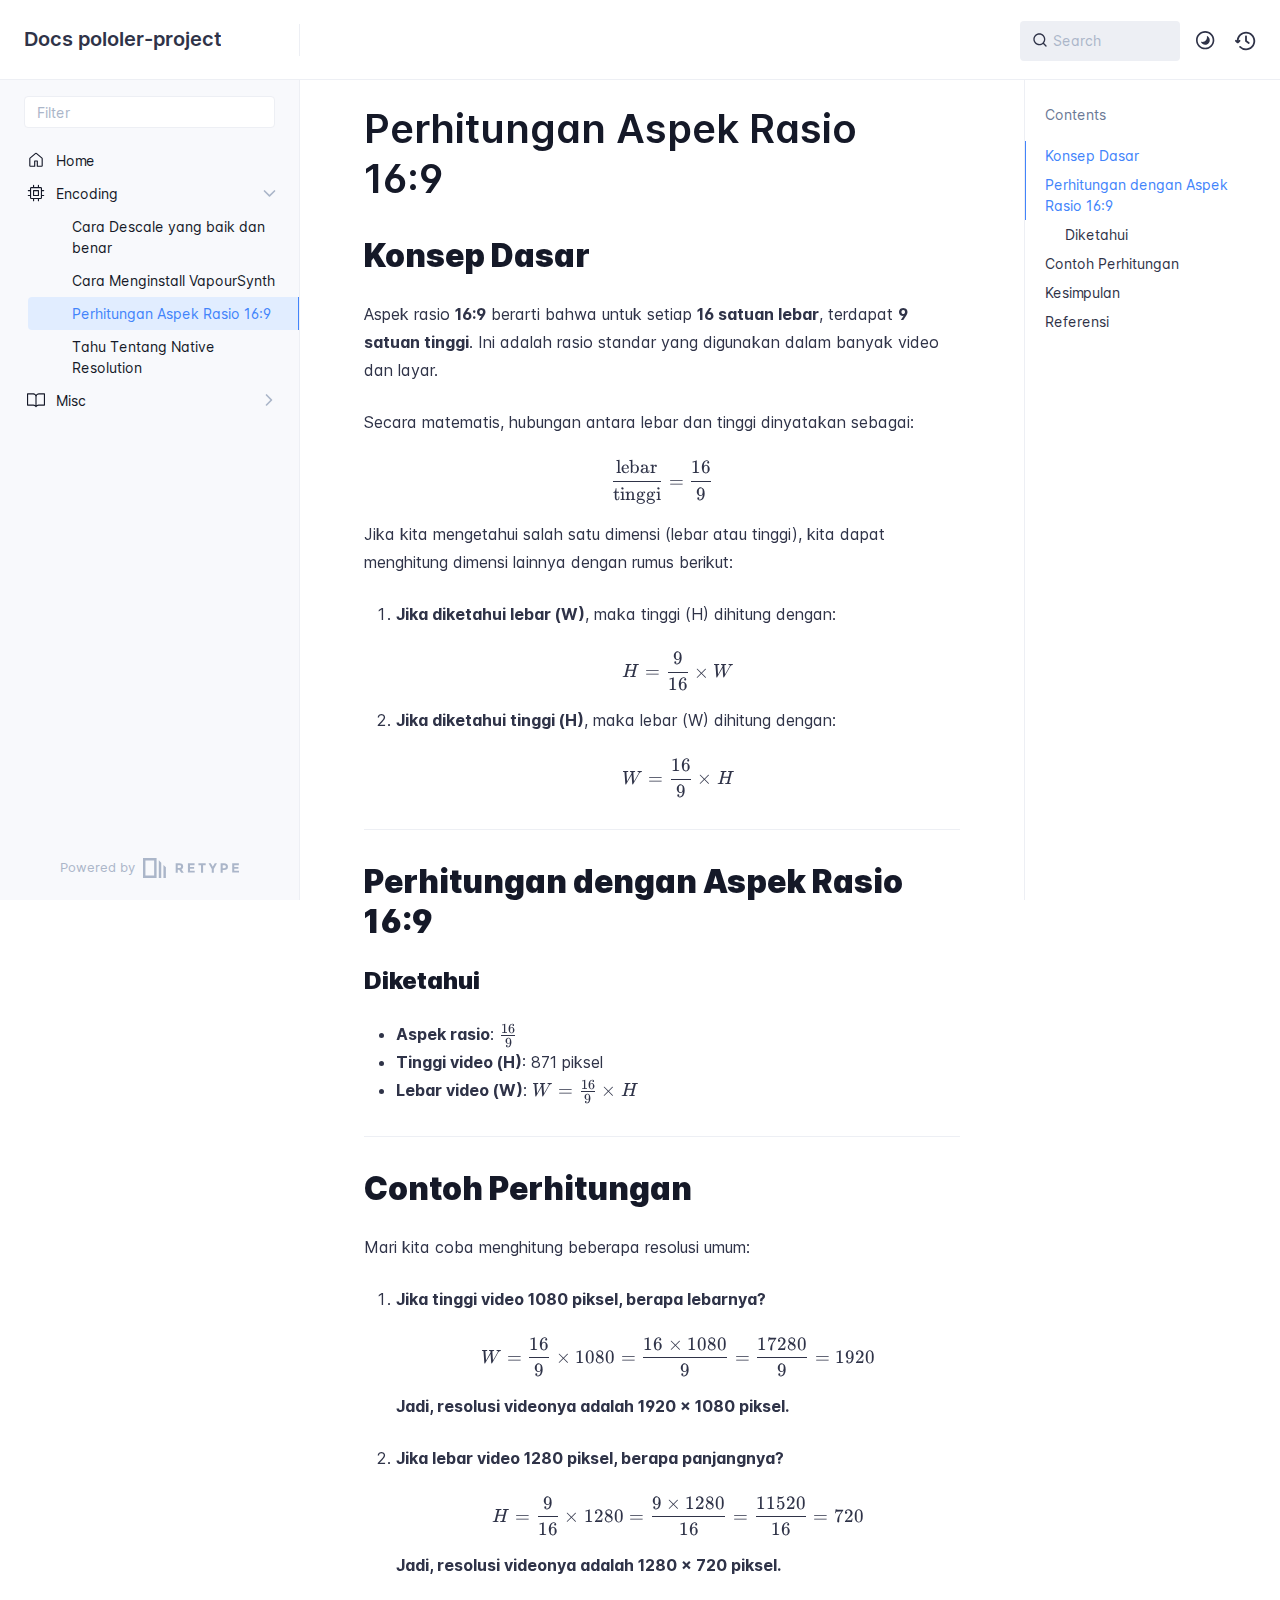
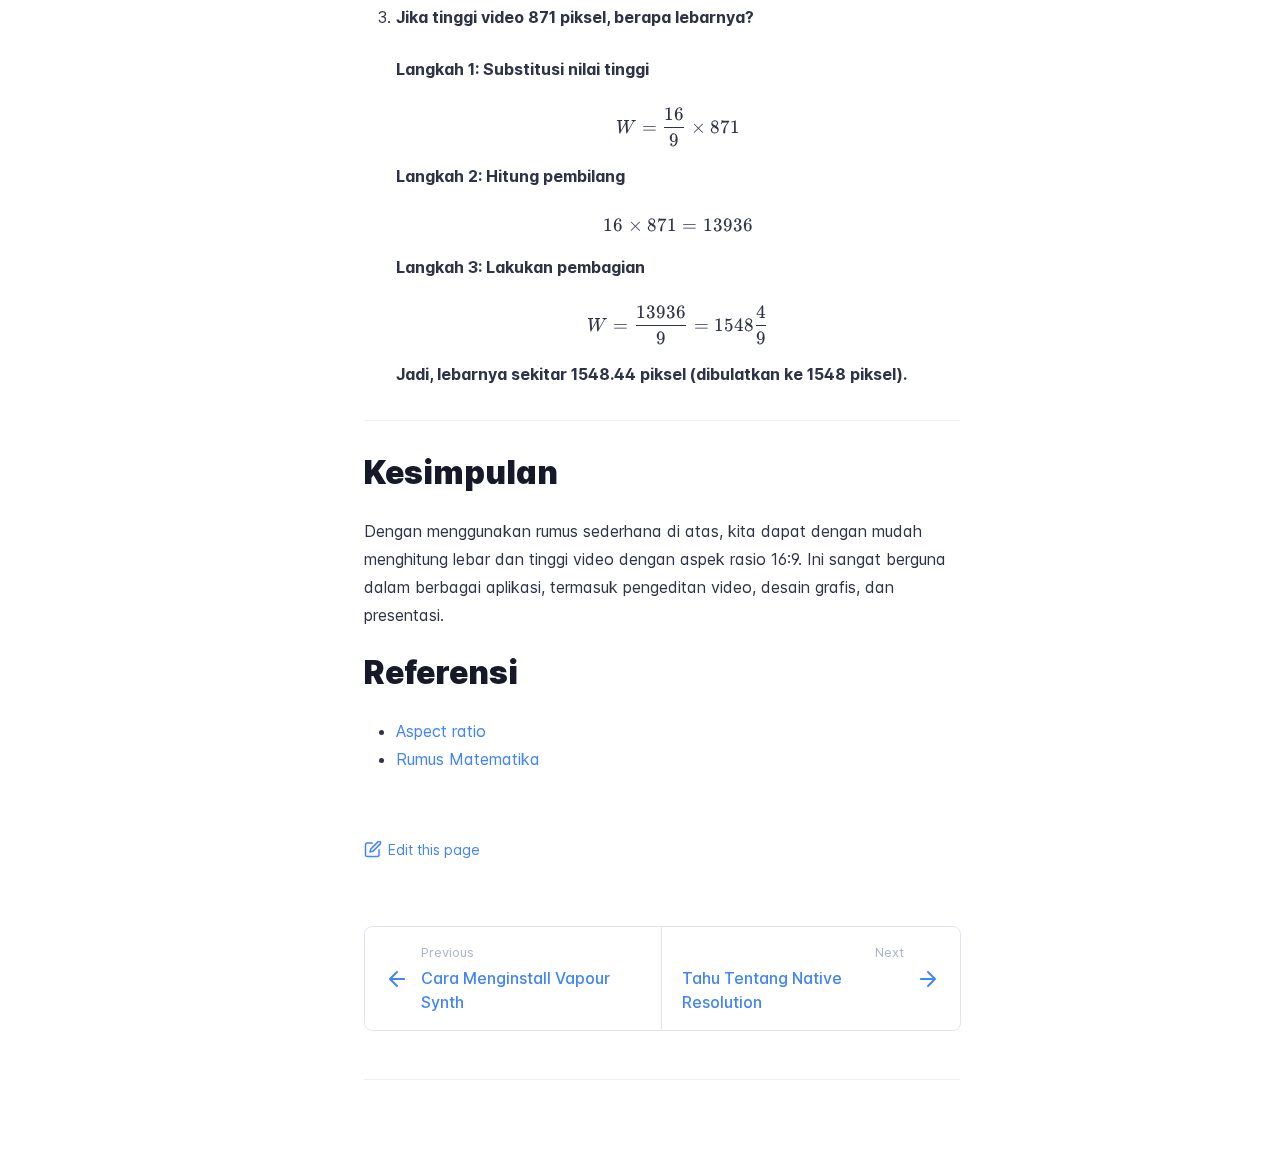
<file: encoding/perhitungan-aspek-rasio/index.html>
<!DOCTYPE html>
<html lang="en" class="h-full">
<head>
    <meta charset="UTF-8">
    <meta name="viewport" content="width=device-width,initial-scale=1">
    <meta name="turbo-cache-control" content="no-cache" data-turbo-track="reload" data-track-token="3.7.0.798040795955">

    <!-- See retype.com -->
    <meta name="generator" content="Retype 3.7.0">

    <!-- Primary Meta Tags -->
    <title>Perhitungan Aspek Rasio 16:9</title>
    <meta name="title" content="Perhitungan Aspek Rasio 16:9">
    <meta name="description" content="Cara mudah menghitung lebar dan tinggi dengan aspek rasio 16:9 menggunakan langkah-langkah sederhana.">

    <!-- Canonical -->
    <link rel="canonical" href="https://docs.pololer.my.id/encoding/perhitungan-aspek-rasio/">

    <!-- Open Graph / Facebook -->
    <meta property="og:type" content="website">
    <meta property="og:url" content="https://docs.pololer.my.id/encoding/perhitungan-aspek-rasio/">
    <meta property="og:title" content="Perhitungan Aspek Rasio 16:9">
    <meta property="og:description" content="Cara mudah menghitung lebar dan tinggi dengan aspek rasio 16:9 menggunakan langkah-langkah sederhana.">

    <!-- Twitter -->
    <meta property="twitter:card" content="summary_large_image">
    <meta property="twitter:url" content="https://docs.pololer.my.id/encoding/perhitungan-aspek-rasio/">
    <meta property="twitter:title" content="Perhitungan Aspek Rasio 16:9">
    <meta property="twitter:description" content="Cara mudah menghitung lebar dan tinggi dengan aspek rasio 16:9 menggunakan langkah-langkah sederhana.">

    <script data-cfasync="false">(function () { var el = document.documentElement, m = localStorage.getItem("doc_theme"), wm = window.matchMedia; if (m === "dark" || (!m && wm && wm("(prefers-color-scheme: dark)").matches)) { el.classList.add("dark") } else { el.classList.remove("dark") } })();</script>

    <link href="../../resources/css/retype.css?v=3.7.0.798040795955" rel="stylesheet">

    <script data-cfasync="false" src="../../resources/js/config.js?v=3.7.0.798040795955" data-turbo-eval="false" defer></script>
    <script data-cfasync="false" src="../../resources/js/retype.js?v=3.7.0" data-turbo-eval="false" defer></script>
    <script id="lunr-js" data-cfasync="false" src="../../resources/js/lunr.js?v=3.7.0.798040795955" data-turbo-eval="false" defer></script>
    <link href="../../resources/css/katex.css?v=3.7.0" rel="stylesheet">
    <script id="katex-js" data-cfasync="false" src="../../resources/js/katex.js?v=3.7.0" defer></script>
</head>
<body>
    <div id="docs-app" class="relative text-base antialiased text-gray-700 bg-white font-body dark:bg-dark-850 dark:text-dark-300">
        <div class="absolute bottom-0 left-0 bg-gray-100 dark:bg-dark-800" style="top: 5rem; right: 50%"></div>
    
        <header id="docs-site-header" class="sticky top-0 z-30 flex w-full h-16 bg-white border-b border-gray-200 md:h-20 dark:bg-dark-850 dark:border-dark-650">
            <div class="container relative flex items-center justify-between pr-6 grow md:justify-start">
                <!-- Mobile menu button skeleton -->
                <button v-cloak class="skeleton docs-mobile-menu-button flex items-center justify-center shrink-0 overflow-hidden dark:text-white focus:outline-none rounded-full w-10 h-10 ml-3.5 md:hidden"><svg xmlns="http://www.w3.org/2000/svg" class="mb-px shrink-0" width="24" height="24" viewBox="0 0 24 24" role="presentation" style="margin-bottom: 0px;"><g fill="currentColor"><path d="M2 4h20v2H2zM2 11h20v2H2zM2 18h20v2H2z"></path></g></svg></button>
                <div v-cloak id="docs-sidebar-toggle"></div>
        
                <!-- Logo -->
                <div class="flex items-center justify-between h-full py-2 md:w-75">
                    <div class="flex items-center px-2 md:px-6">
                        <a id="docs-site-logo" href="../../" class="flex items-center leading-snug text-xl">
                            <span class="dark:text-white font-semibold line-clamp-1 md:line-clamp-2">Docs pololer-project</span>
                        </a>
                    </div>
        
                    <span class="hidden h-8 border-r md:inline-block dark:border-dark-650"></span>
                </div>
        
                <div class="flex justify-between md:grow">
                    <!-- Top Nav -->
                    <nav class="hidden md:flex">
                        <ul class="flex flex-col mb-4 md:pl-16 md:mb-0 md:flex-row md:items-center">
                            
                        </ul>
                    </nav>
        
                    <!-- Header Right Skeleton -->
                    <div v-cloak class="flex justify-end grow skeleton">
        
                        <!-- Search input mock -->
                        <div class="relative hidden w-40 lg:block lg:max-w-sm lg:ml-auto">
                            <div class="absolute flex items-center justify-center h-full pl-3 dark:text-dark-300">
                                <svg xmlns="http://www.w3.org/2000/svg" class="icon-base" width="16" height="16" viewBox="0 0 24 24" aria-labelledby="icon" role="presentation" style="margin-bottom: 1px;"><g fill="currentColor" ><path d="M21.71 20.29l-3.68-3.68A8.963 8.963 0 0020 11c0-4.96-4.04-9-9-9s-9 4.04-9 9 4.04 9 9 9c2.12 0 4.07-.74 5.61-1.97l3.68 3.68c.2.19.45.29.71.29s.51-.1.71-.29c.39-.39.39-1.03 0-1.42zM4 11c0-3.86 3.14-7 7-7s7 3.14 7 7c0 1.92-.78 3.66-2.04 4.93-.01.01-.02.01-.02.01-.01.01-.01.01-.01.02A6.98 6.98 0 0111 18c-3.86 0-7-3.14-7-7z" ></path></g></svg>
                            </div>
                            <input class="w-full h-10 placeholder-gray-400 transition-colors duration-200 ease-in bg-gray-200 border border-transparent rounded md:text-sm hover:bg-white hover:border-gray-300 focus:outline-none focus:bg-white focus:border-gray-500 dark:bg-dark-600 dark:border-dark-600 dark:placeholder-dark-400" style="padding: 0.625rem 0.75rem 0.625rem 2rem" type="text" placeholder="Search">
                        </div>
        
                        <!-- Mobile search button -->
                        <div class="flex items-center justify-center w-10 h-10 lg:hidden">
                            <svg xmlns="http://www.w3.org/2000/svg" class="shrink-0 icon-base" width="20" height="20" viewBox="0 0 24 24" aria-labelledby="icon" role="presentation" style="margin-bottom: 0px;"><g fill="currentColor" ><path d="M21.71 20.29l-3.68-3.68A8.963 8.963 0 0020 11c0-4.96-4.04-9-9-9s-9 4.04-9 9 4.04 9 9 9c2.12 0 4.07-.74 5.61-1.97l3.68 3.68c.2.19.45.29.71.29s.51-.1.71-.29c.39-.39.39-1.03 0-1.42zM4 11c0-3.86 3.14-7 7-7s7 3.14 7 7c0 1.92-.78 3.66-2.04 4.93-.01.01-.02.01-.02.01-.01.01-.01.01-.01.02A6.98 6.98 0 0111 18c-3.86 0-7-3.14-7-7z" ></path></g></svg>
                        </div>
        
                        <!-- Dark mode switch placeholder -->
                        <div class="w-10 h-10 lg:ml-2"></div>
        
                        <!-- History button -->
                        <div class="flex items-center justify-center w-10 h-10" style="margin-right: -0.625rem;">
                            <svg xmlns="http://www.w3.org/2000/svg" class="shrink-0 icon-base" width="22" height="22" viewBox="0 0 24 24" aria-labelledby="icon" role="presentation" style="margin-bottom: 0px;"><g fill="currentColor" ><g ><path d="M12.01 6.01c-.55 0-1 .45-1 1V12a1 1 0 00.4.8l3 2.22a.985.985 0 001.39-.2.996.996 0 00-.21-1.4l-2.6-1.92V7.01c.02-.55-.43-1-.98-1z"></path><path d="M12.01 1.91c-5.33 0-9.69 4.16-10.05 9.4l-.29-.26a.997.997 0 10-1.34 1.48l1.97 1.79c.19.17.43.26.67.26s.48-.09.67-.26l1.97-1.79a.997.997 0 10-1.34-1.48l-.31.28c.34-4.14 3.82-7.41 8.05-7.41 4.46 0 8.08 3.63 8.08 8.09s-3.63 8.08-8.08 8.08c-2.18 0-4.22-.85-5.75-2.4a.996.996 0 10-1.42 1.4 10.02 10.02 0 007.17 2.99c5.56 0 10.08-4.52 10.08-10.08.01-5.56-4.52-10.09-10.08-10.09z"></path></g></g></svg>
                        </div>
                    </div>
        
                    <div v-cloak class="flex justify-end grow">
                        <div id="docs-mobile-search-button"></div>
                        <doc-search-desktop></doc-search-desktop>
        
                        <doc-theme-switch class="lg:ml-2"></doc-theme-switch>
                        <doc-history></doc-history>
                    </div>
                </div>
            </div>
        </header>
    
        <div class="container relative flex bg-white">
            <!-- Sidebar Skeleton -->
            <div v-cloak class="fixed flex flex-col shrink-0 duration-300 ease-in-out bg-gray-100 border-gray-200 sidebar top-20 w-75 border-r h-screen md:sticky transition-transform skeleton dark:bg-dark-800 dark:border-dark-650">
            
                <div class="flex items-center h-16 px-6">
                    <input class="w-full h-8 px-3 py-2 transition-colors duration-200 ease-linear bg-white border border-gray-200 rounded shadow-none text-sm focus:outline-none focus:border-gray-600 dark:bg-dark-600 dark:border-dark-600" type="text" placeholder="Filter">
                </div>
            
                <div class="pl-6 mt-1 mb-4">
                    <div class="w-32 h-3 mb-4 bg-gray-200 rounded-full loading dark:bg-dark-600"></div>
                    <div class="w-48 h-3 mb-4 bg-gray-200 rounded-full loading dark:bg-dark-600"></div>
                    <div class="w-40 h-3 mb-4 bg-gray-200 rounded-full loading dark:bg-dark-600"></div>
                    <div class="w-32 h-3 mb-4 bg-gray-200 rounded-full loading dark:bg-dark-600"></div>
                    <div class="w-48 h-3 mb-4 bg-gray-200 rounded-full loading dark:bg-dark-600"></div>
                    <div class="w-40 h-3 mb-4 bg-gray-200 rounded-full loading dark:bg-dark-600"></div>
                </div>
            
                <div class="shrink-0 mt-auto bg-transparent dark:border-dark-650">
                    <a class="flex items-center justify-center flex-nowrap h-16 text-gray-400 dark:text-dark-400 hover:text-gray-700 dark:hover:text-dark-300 transition-colors duration-150 ease-in docs-powered-by" target="_blank" href="https://retype.com/" rel="noopener">
                        <span class="text-xs whitespace-nowrap">Powered by</span>
                        <svg xmlns="http://www.w3.org/2000/svg" class="ml-2" fill="currentColor" width="96" height="20" overflow="visible"><path d="M0 0v20h13.59V0H0zm11.15 17.54H2.44V2.46h8.71v15.08zM15.8 20h2.44V4.67L15.8 2.22zM20.45 6.89V20h2.44V9.34z"/><g><path d="M40.16 8.44c0 1.49-.59 2.45-1.75 2.88l2.34 3.32h-2.53l-2.04-2.96h-1.43v2.96h-2.06V5.36h3.5c1.43 0 2.46.24 3.07.73s.9 1.27.9 2.35zm-2.48 1.1c.26-.23.38-.59.38-1.09 0-.5-.13-.84-.4-1.03s-.73-.28-1.39-.28h-1.54v2.75h1.5c.72 0 1.2-.12 1.45-.35zM51.56 5.36V7.2h-4.59v1.91h4.13v1.76h-4.13v1.92h4.74v1.83h-6.79V5.36h6.64zM60.09 7.15v7.48h-2.06V7.15h-2.61V5.36h7.28v1.79h-2.61zM70.81 14.64h-2.06v-3.66l-3.19-5.61h2.23l1.99 3.45 1.99-3.45H74l-3.19 5.61v3.66zM83.99 6.19c.65.55.97 1.4.97 2.55s-.33 1.98-1 2.51-1.68.8-3.04.8h-1.23v2.59h-2.06V5.36h3.26c1.42 0 2.45.28 3.1.83zm-1.51 3.65c.25-.28.37-.69.37-1.22s-.16-.92-.48-1.14c-.32-.23-.82-.34-1.5-.34H79.7v3.12h1.38c.68 0 1.15-.14 1.4-.42zM95.85 5.36V7.2h-4.59v1.91h4.13v1.76h-4.13v1.92H96v1.83h-6.79V5.36h6.64z"/></g></svg>
                    </a>
                </div>
            </div>
            
            <!-- Sidebar component -->
            <doc-sidebar v-cloak>
                <template #sidebar-footer>
                    <div class="shrink-0 mt-auto border-t md:bg-transparent md:border-none dark:border-dark-650">
            
                        <a class="flex items-center justify-center flex-nowrap h-16 text-gray-400 dark:text-dark-400 hover:text-gray-700 dark:hover:text-dark-300 transition-colors duration-150 ease-in docs-powered-by" target="_blank" href="https://retype.com/" rel="noopener">
                            <span class="text-xs whitespace-nowrap">Powered by</span>
                            <svg xmlns="http://www.w3.org/2000/svg" class="ml-2" fill="currentColor" width="96" height="20" overflow="visible"><path d="M0 0v20h13.59V0H0zm11.15 17.54H2.44V2.46h8.71v15.08zM15.8 20h2.44V4.67L15.8 2.22zM20.45 6.89V20h2.44V9.34z"/><g><path d="M40.16 8.44c0 1.49-.59 2.45-1.75 2.88l2.34 3.32h-2.53l-2.04-2.96h-1.43v2.96h-2.06V5.36h3.5c1.43 0 2.46.24 3.07.73s.9 1.27.9 2.35zm-2.48 1.1c.26-.23.38-.59.38-1.09 0-.5-.13-.84-.4-1.03s-.73-.28-1.39-.28h-1.54v2.75h1.5c.72 0 1.2-.12 1.45-.35zM51.56 5.36V7.2h-4.59v1.91h4.13v1.76h-4.13v1.92h4.74v1.83h-6.79V5.36h6.64zM60.09 7.15v7.48h-2.06V7.15h-2.61V5.36h7.28v1.79h-2.61zM70.81 14.64h-2.06v-3.66l-3.19-5.61h2.23l1.99 3.45 1.99-3.45H74l-3.19 5.61v3.66zM83.99 6.19c.65.55.97 1.4.97 2.55s-.33 1.98-1 2.51-1.68.8-3.04.8h-1.23v2.59h-2.06V5.36h3.26c1.42 0 2.45.28 3.1.83zm-1.51 3.65c.25-.28.37-.69.37-1.22s-.16-.92-.48-1.14c-.32-.23-.82-.34-1.5-.34H79.7v3.12h1.38c.68 0 1.15-.14 1.4-.42zM95.85 5.36V7.2h-4.59v1.91h4.13v1.76h-4.13v1.92H96v1.83h-6.79V5.36h6.64z"/></g></svg>
                        </a>
                    </div>
                </template>
            </doc-sidebar>
    
            <div class="grow min-w-0 dark:bg-dark-850">
                <!-- Render "toolbar" template here on api pages --><!-- Render page content -->
                <div class="flex">
                    <div class="min-w-0 p-4 grow md:px-16">
                        <main class="relative pb-12 lg:pt-2">
                            <div class="docs-markdown" id="docs-content">
                                <!-- Rendered if sidebar right is enabled -->
                                <div id="docs-sidebar-right-toggle"></div>
                                <!-- Page content  -->
<doc-anchor-target id="perhitungan-aspek-rasio-169" class="break-words">
    <h1>
        <doc-anchor-trigger class="header-anchor-trigger" to="#perhitungan-aspek-rasio-169">#</doc-anchor-trigger>
        <span>Perhitungan Aspek Rasio 16:9</span>
    </h1>
</doc-anchor-target>
<doc-anchor-target id="konsep-dasar">
    <h2>
        <doc-anchor-trigger class="header-anchor-trigger" to="#konsep-dasar">#</doc-anchor-trigger>
        <span><strong>Konsep Dasar</strong></span>
    </h2>
</doc-anchor-target>
<p>Aspek rasio <strong>16:9</strong> berarti bahwa untuk setiap <strong>16 satuan lebar</strong>, terdapat <strong>9 satuan tinggi</strong>. Ini adalah rasio standar yang digunakan dalam banyak video dan layar.</p>
<p>Secara matematis, hubungan antara lebar dan tinggi dinyatakan sebagai:</p>
<div class="math"><pre>\frac{\text{lebar}}{\text{tinggi}} = \frac{16}{9}</pre></div>
<p>Jika kita mengetahui salah satu dimensi (lebar atau tinggi), kita dapat menghitung dimensi lainnya dengan rumus berikut:</p>
<ol>
<li><p><strong>Jika diketahui lebar (W)</strong>, maka tinggi (H) dihitung dengan:</p>
<div class="math"><pre>H = \frac{9}{16} \times W</pre></div>
</li>
<li><p><strong>Jika diketahui tinggi (H)</strong>, maka lebar (W) dihitung dengan:</p>
<div class="math"><pre>W = \frac{16}{9} \times H</pre></div>
</li>
</ol>
<hr>
<doc-anchor-target id="perhitungan-dengan-aspek-rasio-169">
    <h2>
        <doc-anchor-trigger class="header-anchor-trigger" to="#perhitungan-dengan-aspek-rasio-169">#</doc-anchor-trigger>
        <span><strong>Perhitungan dengan Aspek Rasio 16:9</strong></span>
    </h2>
</doc-anchor-target>
<doc-anchor-target id="diketahui">
    <h3>
        <doc-anchor-trigger class="header-anchor-trigger" to="#diketahui">#</doc-anchor-trigger>
        <span><strong>Diketahui</strong></span>
    </h3>
</doc-anchor-target>
<ul>
<li><strong>Aspek rasio</strong>: <span class="math">\frac{16}{9}</span></li>
<li><strong>Tinggi video (H)</strong>: 871 piksel</li>
<li><strong>Lebar video (W)</strong>: <span class="math">W = \frac{16}{9} \times H</span></li>
</ul>
<hr>
<doc-anchor-target id="contoh-perhitungan">
    <h2>
        <doc-anchor-trigger class="header-anchor-trigger" to="#contoh-perhitungan">#</doc-anchor-trigger>
        <span><strong>Contoh Perhitungan</strong></span>
    </h2>
</doc-anchor-target>
<p>Mari kita coba menghitung beberapa resolusi umum:</p>
<ol>
<li><p><strong>Jika tinggi video 1080 piksel, berapa lebarnya?</strong></p>
<div class="math"><pre>W = \frac{16}{9} \times 1080 = \frac{16 \times 1080}{9} = \frac{17280}{9} = 1920</pre></div>
<p><strong>Jadi, resolusi videonya adalah 1920 × 1080 piksel.</strong></p>
</li>
<li><p><strong>Jika lebar video 1280 piksel, berapa panjangnya?</strong></p>
<div class="math"><pre>H = \frac{9}{16} \times 1280 = \frac{9 \times 1280}{16} = \frac{11520}{16} = 720</pre></div>
<p><strong>Jadi, resolusi videonya adalah 1280 × 720 piksel.</strong></p>
</li>
<li><p><strong>Jika tinggi video 871 piksel, berapa lebarnya?</strong></p>
<p><strong>Langkah 1: Substitusi nilai tinggi</strong></p>
<div class="math"><pre>W = \frac{16}{9} \times 871</pre></div>
<p><strong>Langkah 2: Hitung pembilang</strong></p>
<div class="math"><pre>16 \times 871 = 13936</pre></div>
<p><strong>Langkah 3: Lakukan pembagian</strong></p>
<div class="math"><pre>W = \frac{13936}{9} = 1548 \frac{4}{9}</pre></div>
<p><strong>Jadi, lebarnya sekitar 1548.44 piksel (dibulatkan ke 1548 piksel).</strong></p>
</li>
</ol>
<hr>
<doc-anchor-target id="kesimpulan">
    <h2>
        <doc-anchor-trigger class="header-anchor-trigger" to="#kesimpulan">#</doc-anchor-trigger>
        <span><strong>Kesimpulan</strong></span>
    </h2>
</doc-anchor-target>
<p>Dengan menggunakan rumus sederhana di atas, kita dapat dengan mudah menghitung lebar dan tinggi video dengan aspek rasio 16:9. Ini sangat berguna dalam berbagai aplikasi, termasuk pengeditan video, desain grafis, dan presentasi.</p>
<doc-anchor-target id="referensi">
    <h2>
        <doc-anchor-trigger class="header-anchor-trigger" to="#referensi">#</doc-anchor-trigger>
        <span><strong>Referensi</strong></span>
    </h2>
</doc-anchor-target>
<ul>
<li><a href="https://en.wikipedia.org/wiki/Aspect_ratio">Aspect ratio</a></li>
<li><a href="https://id.wikipedia.org/wiki/Rumus">Rumus Matematika</a></li>
</ul>

                                
                                <!-- Required only on API pages -->
                                <doc-toolbar-member-filter-no-results></doc-toolbar-member-filter-no-results>
                            </div>
                            <footer class="clear-both">
                                <div class="flex flex-wrap items-center justify-between mt-14">
                                    <a class="my-2.5 inline-flex items-center text-sm whitespace-nowrap text-blue-500 dark:text-blue-400 hover:text-blue-700 hover:underline" href="https://github.com/Aruh1/dedocs/edit/master/docs/encoding/Perhitungan-Aspek-Rasio.md" target="_blank" rel="noopener">
                                        <svg class="mr-1.5" xmlns="http://www.w3.org/2000/svg" width="18" height="18" viewBox="0 0 24 24" fill="currentColor" overflow="visible"><path d="M20 12c-.55 0-1 .45-1 1v7c0 .55-.45 1-1 1H4c-.55 0-1-.45-1-1V6c0-.55.45-1 1-1h7c.55 0 1-.45 1-1s-.45-1-1-1H4C2.35 3 1 4.35 1 6v14c0 1.65 1.35 3 3 3h14c1.65 0 3-1.35 3-3v-7c0-.55-.45-1-1-1z" /><path d="M22.21 1.79c-1.18-1.18-3.24-1.18-4.41 0l-9.5 9.5c-.13.13-.22.29-.26.46l-1 4c-.08.34.01.7.26.95.18.2.44.3.7.3.08 0 .16-.01.24-.03l4-1c.18-.04.34-.13.46-.26l9.5-9.5c1.22-1.22 1.22-3.2.01-4.42zm-1.42 3l-9.3 9.3-2.11.53.53-2.11 9.3-9.3c.42-.42 1.16-.42 1.59 0 .43.43.43 1.15-.01 1.58z" /><path fill="none" d="M0 0h24v24H0z" /></svg>
                                        <span>Edit this page</span>
                                    </a>
                                </div>
                            
                                <nav class="flex mt-14">
                                    <div class="w-1/2">
                                        <a class="px-5 py-4 h-full flex items-center break-normal font-medium text-blue-500 dark:text-blue-400 border border-gray-300 hover:border-gray-400 dark:border-dark-650 dark:hover:border-dark-450 rounded-l-lg transition-colors duration-150 relative hover:z-5" href="../../encoding/cara-menginstall-vapoursynth/">
                                            <svg xmlns="http://www.w3.org/2000/svg" class="mr-3" width="24" height="24" viewBox="0 0 24 24" fill="currentColor" overflow="visible"><path d="M19 11H7.41l5.29-5.29a.996.996 0 10-1.41-1.41l-7 7a1 1 0 000 1.42l7 7a1.024 1.024 0 001.42-.01.996.996 0 000-1.41L7.41 13H19c.55 0 1-.45 1-1s-.45-1-1-1z" /><path fill="none" d="M0 0h24v24H0z" /></svg>
                                            <span>
                                                <span class="block text-xs font-normal text-gray-400 dark:text-dark-400">Previous</span>
                                                <span class="block mt-1">Cara Menginstall Vapour​Synth</span>
                                            </span>
                                        </a>
                                    </div>
                            
                                    <div class="w-1/2">
                                        <a class="px-5 py-4 -mx-px h-full flex items-center justify-end break-normal font-medium text-blue-500 dark:text-blue-400 border border-gray-300 hover:border-gray-400 dark:border-dark-650 dark:hover:border-dark-450 rounded-r-lg transition-colors duration-150 relative hover:z-5" href="../../encoding/tahu-tentang-native-res/">
                                            <span>
                                                <span class="block text-xs font-normal text-right text-gray-400 dark:text-dark-400">Next</span>
                                                <span class="block mt-1">Tahu Tentang Native Resolution</span>
                                            </span>
                                            <svg xmlns="http://www.w3.org/2000/svg" class="ml-3" width="24" height="24" viewBox="0 0 24 24" fill="currentColor" overflow="visible"><path d="M19.92 12.38a1 1 0 00-.22-1.09l-7-7a.996.996 0 10-1.41 1.41l5.3 5.3H5c-.55 0-1 .45-1 1s.45 1 1 1h11.59l-5.29 5.29a.996.996 0 000 1.41c.19.2.44.3.7.3s.51-.1.71-.29l7-7c.09-.09.16-.21.21-.33z" /><path fill="none" d="M0 0h24v24H0z" /></svg>
                                        </a>
                                    </div>
                                </nav>
                            </footer>
                        </main>
                
                        <div class="border-t dark:border-dark-650 pt-6 mb-8">
                            <footer class="flex flex-wrap items-center justify-between">
                                <div>
                                    <ul class="flex flex-wrap items-center text-sm">
                                    </ul>
                                </div>
                                <div class="docs-copyright py-2 text-gray-500 dark:text-dark-350 text-sm leading-relaxed"></div>
                            </footer>
                        </div>
                    </div>
                
                    <!-- Rendered if sidebar right is enabled -->
                    <!-- Sidebar right skeleton-->
                    <div v-cloak class="fixed top-0 bottom-0 right-0 translate-x-full bg-white border-gray-200 lg:sticky lg:border-l lg:shrink-0 lg:pt-6 lg:transform-none sm:w-1/2 lg:w-64 lg:z-0 md:w-104 sidebar-right skeleton dark:bg-dark-850 dark:border-dark-650">
                        <div class="pl-5">
                            <div class="w-32 h-3 mb-4 bg-gray-200 dark:bg-dark-600 rounded-full loading"></div>
                            <div class="w-48 h-3 mb-4 bg-gray-200 dark:bg-dark-600 rounded-full loading"></div>
                            <div class="w-40 h-3 mb-4 bg-gray-200 dark:bg-dark-600 rounded-full loading"></div>
                        </div>
                    </div>
                
                    <!-- User should be able to hide sidebar right -->
                    <doc-sidebar-right v-cloak></doc-sidebar-right>
                </div>

            </div>
        </div>
    
        <doc-search-mobile></doc-search-mobile>
        <doc-back-to-top></doc-back-to-top>
    </div>


    <div id="docs-overlay-target"></div>

    <script data-cfasync="false">window.__DOCS__ = { "title": "Perhitungan Aspek Rasio 16:9", level: 2, icon: "file", hasPrism: false, hasMermaid: false, hasMath: true, tocDepth: 23 }</script>
</body>
</html>
</file>
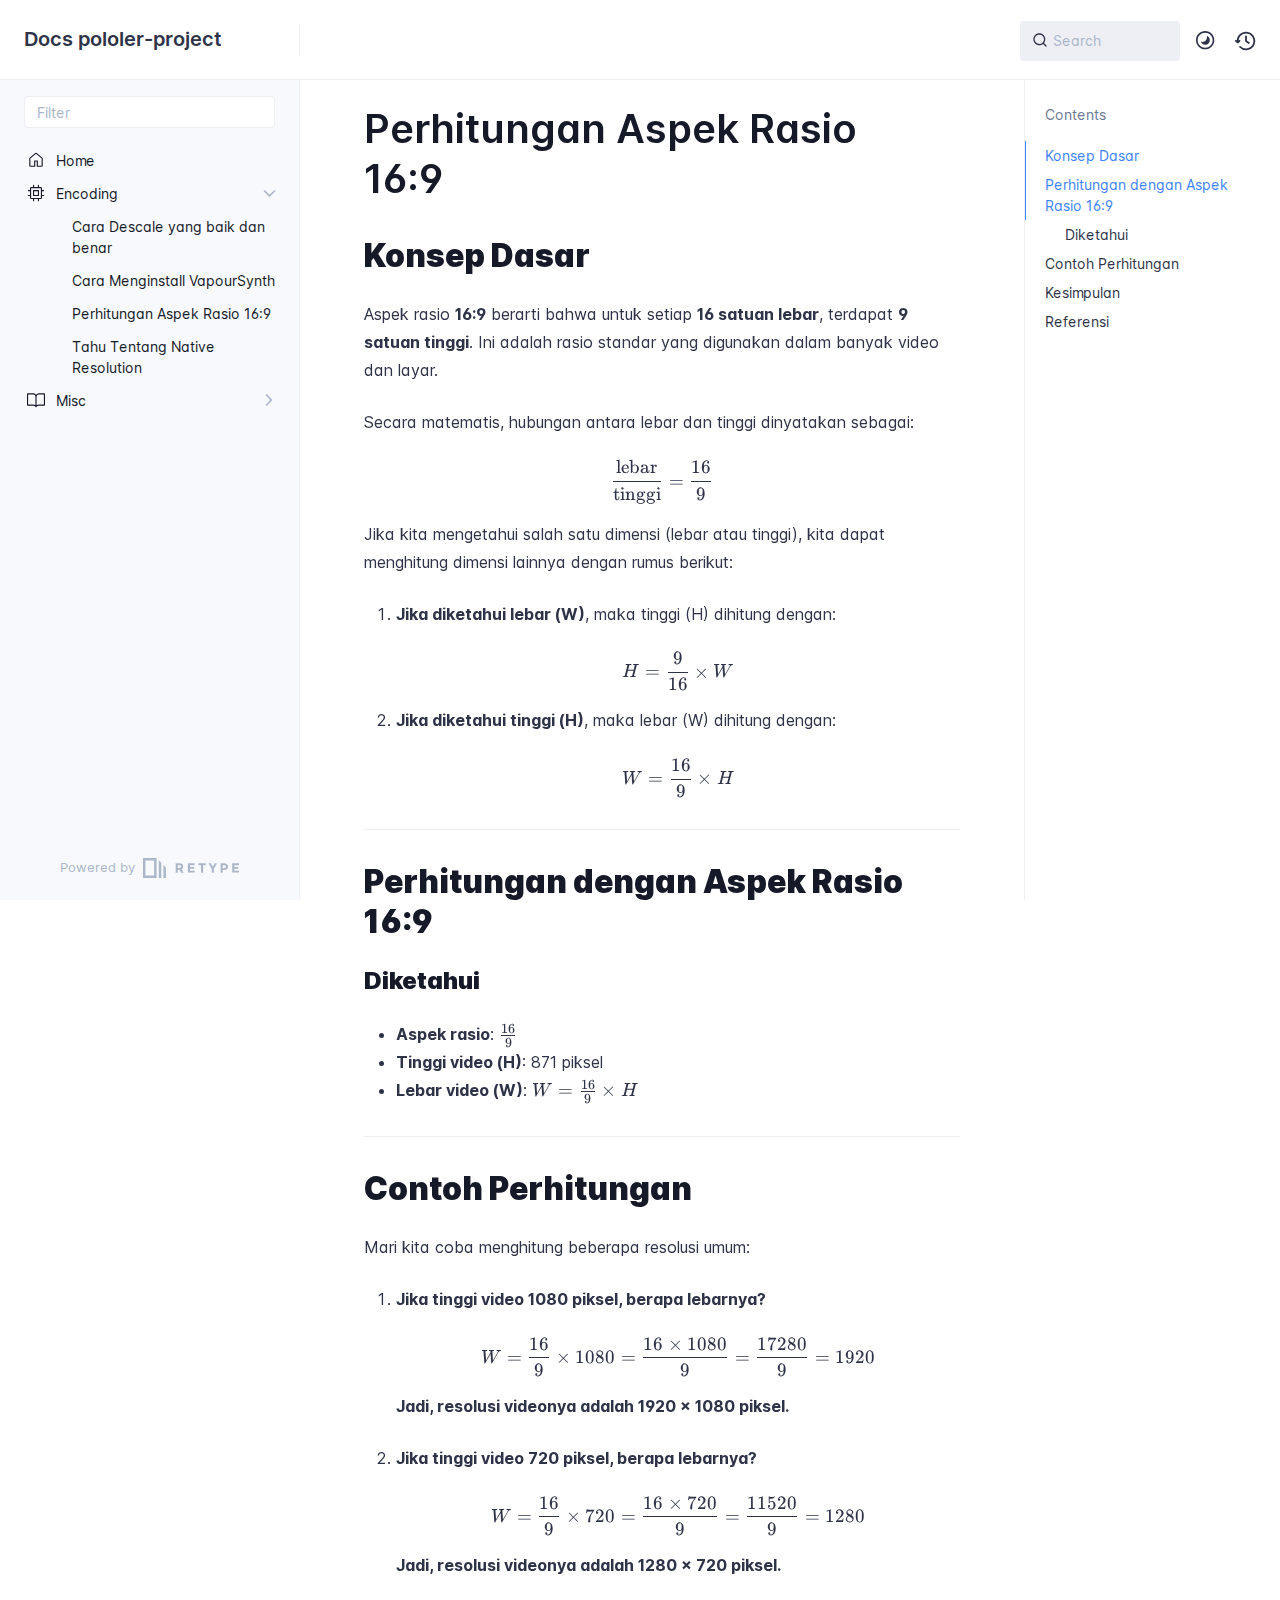
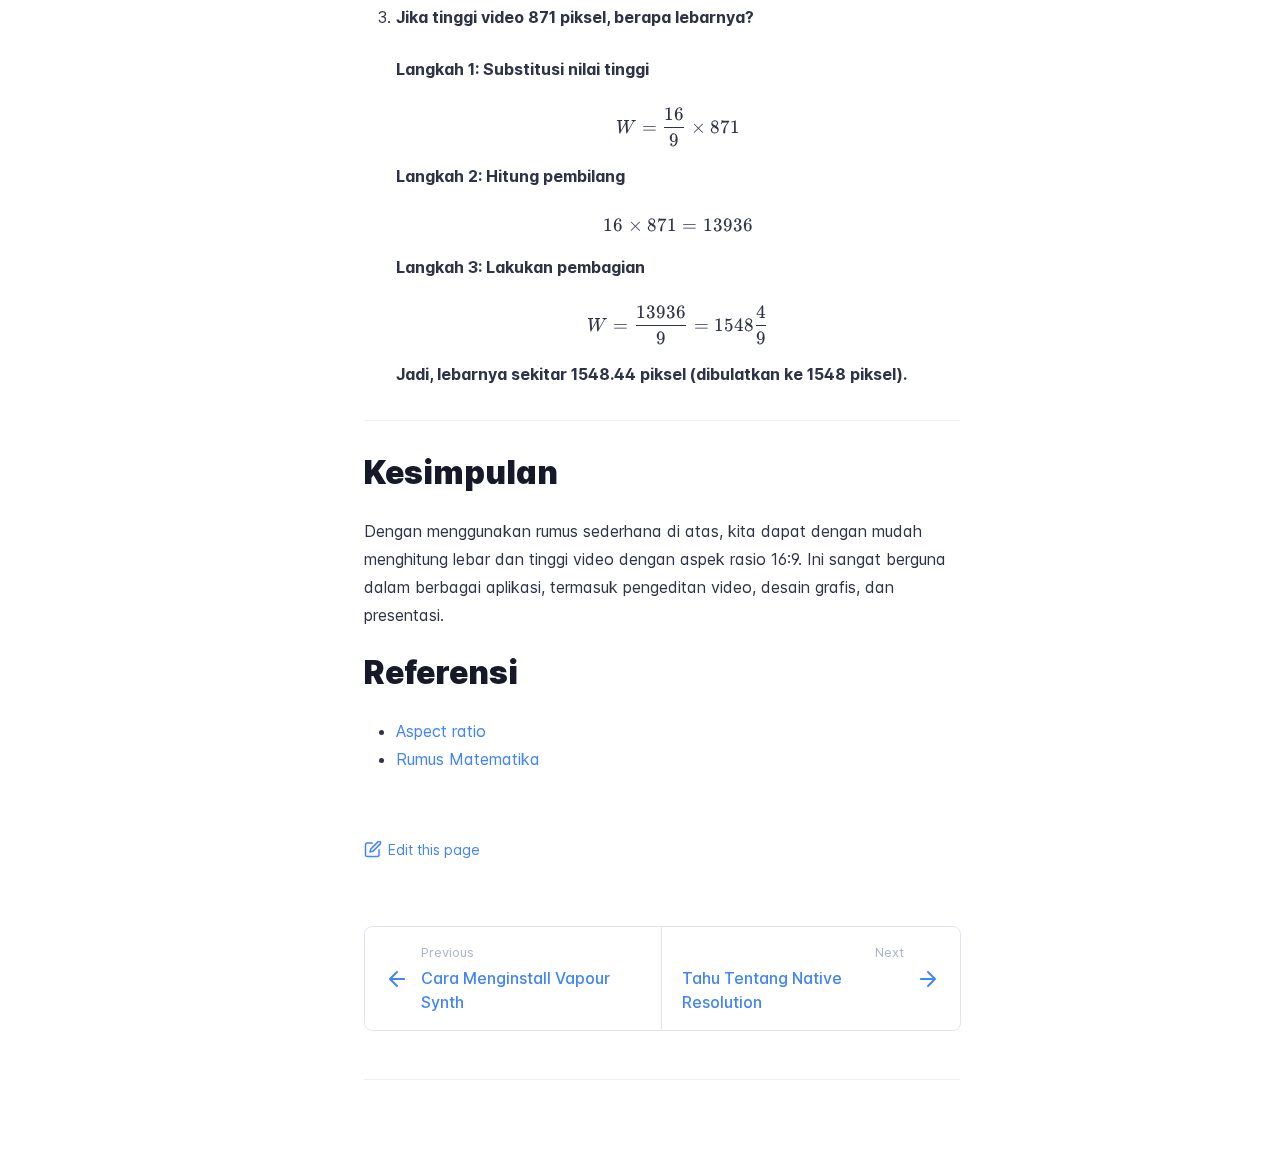
<file: encoding/perhitungan-aspek-ratio/index.html>
<!DOCTYPE html>
<html lang="en" class="h-full">
<head>
    <meta charset="UTF-8">
    <meta name="viewport" content="width=device-width,initial-scale=1">
    <meta name="turbo-cache-control" content="no-cache" data-turbo-track="reload" data-track-token="3.6.0.796402967654">

    <!-- See retype.com -->
    <meta name="generator" content="Retype 3.6.0">

    <!-- Primary Meta Tags -->
    <title>Perhitungan Aspek Rasio 16:9</title>
    <meta name="title" content="Perhitungan Aspek Rasio 16:9">
    <meta name="description" content="Cara mudah menghitung lebar dan tinggi dengan aspek rasio 16:9 menggunakan langkah-langkah sederhana.">

    <!-- Canonical -->
    <link rel="canonical" href="https://docs.pololer.my.id/encoding/perhitungan-aspek-ratio/">

    <!-- Open Graph / Facebook -->
    <meta property="og:type" content="website">
    <meta property="og:url" content="https://docs.pololer.my.id/encoding/perhitungan-aspek-ratio/">
    <meta property="og:title" content="Perhitungan Aspek Rasio 16:9">
    <meta property="og:description" content="Cara mudah menghitung lebar dan tinggi dengan aspek rasio 16:9 menggunakan langkah-langkah sederhana.">

    <!-- Twitter -->
    <meta property="twitter:card" content="summary_large_image">
    <meta property="twitter:url" content="https://docs.pololer.my.id/encoding/perhitungan-aspek-ratio/">
    <meta property="twitter:title" content="Perhitungan Aspek Rasio 16:9">
    <meta property="twitter:description" content="Cara mudah menghitung lebar dan tinggi dengan aspek rasio 16:9 menggunakan langkah-langkah sederhana.">

    <script data-cfasync="false">(function () { var el = document.documentElement, m = localStorage.getItem("doc_theme"), wm = window.matchMedia; if (m === "dark" || (!m && wm && wm("(prefers-color-scheme: dark)").matches)) { el.classList.add("dark") } else { el.classList.remove("dark") } })();</script>

    <link href="../../resources/css/retype.css?v=3.6.0.796402967654" rel="stylesheet">

    <script data-cfasync="false" src="../../resources/js/config.js?v=3.6.0.796402967654" data-turbo-eval="false" defer></script>
    <script data-cfasync="false" src="../../resources/js/retype.js?v=3.6.0" data-turbo-eval="false" defer></script>
    <script id="lunr-js" data-cfasync="false" src="../../resources/js/lunr.js?v=3.6.0.796402967654" data-turbo-eval="false" defer></script>
    <link href="../../resources/css/katex.css?v=3.6.0" rel="stylesheet">
    <script id="katex-js" data-cfasync="false" src="../../resources/js/katex.js?v=3.6.0" defer></script>
</head>
<body>
    <div id="docs-app" class="relative text-base antialiased text-gray-700 bg-white font-body dark:bg-dark-850 dark:text-dark-300">
        <div class="absolute bottom-0 left-0 bg-gray-100 dark:bg-dark-800" style="top: 5rem; right: 50%"></div>
    
        <header id="docs-site-header" class="sticky top-0 z-30 flex w-full h-16 bg-white border-b border-gray-200 md:h-20 dark:bg-dark-850 dark:border-dark-650">
            <div class="container relative flex items-center justify-between pr-6 grow md:justify-start">
                <!-- Mobile menu button skeleton -->
                <button v-cloak class="skeleton docs-mobile-menu-button flex items-center justify-center shrink-0 overflow-hidden dark:text-white focus:outline-none rounded-full w-10 h-10 ml-3.5 md:hidden"><svg xmlns="http://www.w3.org/2000/svg" class="mb-px shrink-0" width="24" height="24" viewBox="0 0 24 24" role="presentation" style="margin-bottom: 0px;"><g fill="currentColor"><path d="M2 4h20v2H2zM2 11h20v2H2zM2 18h20v2H2z"></path></g></svg></button>
                <div v-cloak id="docs-sidebar-toggle"></div>
        
                <!-- Logo -->
                <div class="flex items-center justify-between h-full py-2 md:w-75">
                    <div class="flex items-center px-2 md:px-6">
                        <a id="docs-site-logo" href="../../" class="flex items-center leading-snug text-xl">
                            <span class="dark:text-white font-semibold line-clamp-1 md:line-clamp-2">Docs pololer-project</span>
                        </a>
                    </div>
        
                    <span class="hidden h-8 border-r md:inline-block dark:border-dark-650"></span>
                </div>
        
                <div class="flex justify-between md:grow">
                    <!-- Top Nav -->
                    <nav class="hidden md:flex">
                        <ul class="flex flex-col mb-4 md:pl-16 md:mb-0 md:flex-row md:items-center">
                            
                        </ul>
                    </nav>
        
                    <!-- Header Right Skeleton -->
                    <div v-cloak class="flex justify-end grow skeleton">
        
                        <!-- Search input mock -->
                        <div class="relative hidden w-40 lg:block lg:max-w-sm lg:ml-auto">
                            <div class="absolute flex items-center justify-center h-full pl-3 dark:text-dark-300">
                                <svg xmlns="http://www.w3.org/2000/svg" class="icon-base" width="16" height="16" viewBox="0 0 24 24" aria-labelledby="icon" role="presentation" style="margin-bottom: 1px;"><g fill="currentColor" ><path d="M21.71 20.29l-3.68-3.68A8.963 8.963 0 0020 11c0-4.96-4.04-9-9-9s-9 4.04-9 9 4.04 9 9 9c2.12 0 4.07-.74 5.61-1.97l3.68 3.68c.2.19.45.29.71.29s.51-.1.71-.29c.39-.39.39-1.03 0-1.42zM4 11c0-3.86 3.14-7 7-7s7 3.14 7 7c0 1.92-.78 3.66-2.04 4.93-.01.01-.02.01-.02.01-.01.01-.01.01-.01.02A6.98 6.98 0 0111 18c-3.86 0-7-3.14-7-7z" ></path></g></svg>
                            </div>
                            <input class="w-full h-10 placeholder-gray-400 transition-colors duration-200 ease-in bg-gray-200 border border-transparent rounded md:text-sm hover:bg-white hover:border-gray-300 focus:outline-none focus:bg-white focus:border-gray-500 dark:bg-dark-600 dark:border-dark-600 dark:placeholder-dark-400" style="padding: 0.625rem 0.75rem 0.625rem 2rem" type="text" placeholder="Search">
                        </div>
        
                        <!-- Mobile search button -->
                        <div class="flex items-center justify-center w-10 h-10 lg:hidden">
                            <svg xmlns="http://www.w3.org/2000/svg" class="shrink-0 icon-base" width="20" height="20" viewBox="0 0 24 24" aria-labelledby="icon" role="presentation" style="margin-bottom: 0px;"><g fill="currentColor" ><path d="M21.71 20.29l-3.68-3.68A8.963 8.963 0 0020 11c0-4.96-4.04-9-9-9s-9 4.04-9 9 4.04 9 9 9c2.12 0 4.07-.74 5.61-1.97l3.68 3.68c.2.19.45.29.71.29s.51-.1.71-.29c.39-.39.39-1.03 0-1.42zM4 11c0-3.86 3.14-7 7-7s7 3.14 7 7c0 1.92-.78 3.66-2.04 4.93-.01.01-.02.01-.02.01-.01.01-.01.01-.01.02A6.98 6.98 0 0111 18c-3.86 0-7-3.14-7-7z" ></path></g></svg>
                        </div>
        
                        <!-- Dark mode switch placeholder -->
                        <div class="w-10 h-10 lg:ml-2"></div>
        
                        <!-- History button -->
                        <div class="flex items-center justify-center w-10 h-10" style="margin-right: -0.625rem;">
                            <svg xmlns="http://www.w3.org/2000/svg" class="shrink-0 icon-base" width="22" height="22" viewBox="0 0 24 24" aria-labelledby="icon" role="presentation" style="margin-bottom: 0px;"><g fill="currentColor" ><g ><path d="M12.01 6.01c-.55 0-1 .45-1 1V12a1 1 0 00.4.8l3 2.22a.985.985 0 001.39-.2.996.996 0 00-.21-1.4l-2.6-1.92V7.01c.02-.55-.43-1-.98-1z"></path><path d="M12.01 1.91c-5.33 0-9.69 4.16-10.05 9.4l-.29-.26a.997.997 0 10-1.34 1.48l1.97 1.79c.19.17.43.26.67.26s.48-.09.67-.26l1.97-1.79a.997.997 0 10-1.34-1.48l-.31.28c.34-4.14 3.82-7.41 8.05-7.41 4.46 0 8.08 3.63 8.08 8.09s-3.63 8.08-8.08 8.08c-2.18 0-4.22-.85-5.75-2.4a.996.996 0 10-1.42 1.4 10.02 10.02 0 007.17 2.99c5.56 0 10.08-4.52 10.08-10.08.01-5.56-4.52-10.09-10.08-10.09z"></path></g></g></svg>
                        </div>
                    </div>
        
                    <div v-cloak class="flex justify-end grow">
                        <div id="docs-mobile-search-button"></div>
                        <doc-search-desktop></doc-search-desktop>
        
                        <doc-theme-switch class="lg:ml-2"></doc-theme-switch>
                        <doc-history></doc-history>
                    </div>
                </div>
            </div>
        </header>
    
        <div class="container relative flex bg-white">
            <!-- Sidebar Skeleton -->
            <div v-cloak class="fixed flex flex-col shrink-0 duration-300 ease-in-out bg-gray-100 border-gray-200 sidebar top-20 w-75 border-r h-screen md:sticky transition-transform skeleton dark:bg-dark-800 dark:border-dark-650">
            
                <!-- Render this div, if config.showSidebarFilter is `true` -->
                <div class="flex items-center h-16 px-6">
                    <input class="w-full h-8 px-3 py-2 transition-colors duration-200 ease-linear bg-white border border-gray-200 rounded shadow-none text-sm focus:outline-none focus:border-gray-600 dark:bg-dark-600 dark:border-dark-600" type="text" placeholder="Filter">
                </div>
            
                <div class="pl-6 mt-1 mb-4">
                    <div class="w-32 h-3 mb-4 bg-gray-200 rounded-full loading dark:bg-dark-600"></div>
                    <div class="w-48 h-3 mb-4 bg-gray-200 rounded-full loading dark:bg-dark-600"></div>
                    <div class="w-40 h-3 mb-4 bg-gray-200 rounded-full loading dark:bg-dark-600"></div>
                    <div class="w-32 h-3 mb-4 bg-gray-200 rounded-full loading dark:bg-dark-600"></div>
                    <div class="w-48 h-3 mb-4 bg-gray-200 rounded-full loading dark:bg-dark-600"></div>
                    <div class="w-40 h-3 mb-4 bg-gray-200 rounded-full loading dark:bg-dark-600"></div>
                </div>
            
                <div class="shrink-0 mt-auto bg-transparent dark:border-dark-650">
                    <a class="flex items-center justify-center flex-nowrap h-16 text-gray-400 dark:text-dark-400 hover:text-gray-700 dark:hover:text-dark-300 transition-colors duration-150 ease-in docs-powered-by" target="_blank" href="https://retype.com/" rel="noopener">
                        <span class="text-xs whitespace-nowrap">Powered by</span>
                        <svg xmlns="http://www.w3.org/2000/svg" class="ml-2" fill="currentColor" width="96" height="20" overflow="visible"><path d="M0 0v20h13.59V0H0zm11.15 17.54H2.44V2.46h8.71v15.08zM15.8 20h2.44V4.67L15.8 2.22zM20.45 6.89V20h2.44V9.34z"/><g><path d="M40.16 8.44c0 1.49-.59 2.45-1.75 2.88l2.34 3.32h-2.53l-2.04-2.96h-1.43v2.96h-2.06V5.36h3.5c1.43 0 2.46.24 3.07.73s.9 1.27.9 2.35zm-2.48 1.1c.26-.23.38-.59.38-1.09 0-.5-.13-.84-.4-1.03s-.73-.28-1.39-.28h-1.54v2.75h1.5c.72 0 1.2-.12 1.45-.35zM51.56 5.36V7.2h-4.59v1.91h4.13v1.76h-4.13v1.92h4.74v1.83h-6.79V5.36h6.64zM60.09 7.15v7.48h-2.06V7.15h-2.61V5.36h7.28v1.79h-2.61zM70.81 14.64h-2.06v-3.66l-3.19-5.61h2.23l1.99 3.45 1.99-3.45H74l-3.19 5.61v3.66zM83.99 6.19c.65.55.97 1.4.97 2.55s-.33 1.98-1 2.51-1.68.8-3.04.8h-1.23v2.59h-2.06V5.36h3.26c1.42 0 2.45.28 3.1.83zm-1.51 3.65c.25-.28.37-.69.37-1.22s-.16-.92-.48-1.14c-.32-.23-.82-.34-1.5-.34H79.7v3.12h1.38c.68 0 1.15-.14 1.4-.42zM95.85 5.36V7.2h-4.59v1.91h4.13v1.76h-4.13v1.92H96v1.83h-6.79V5.36h6.64z"/></g></svg>
                    </a>
                </div>
            </div>
            
            <!-- Sidebar component -->
            <doc-sidebar v-cloak>
                <template #sidebar-footer>
                    <div class="shrink-0 mt-auto border-t md:bg-transparent md:border-none dark:border-dark-650">
            
                        <a class="flex items-center justify-center flex-nowrap h-16 text-gray-400 dark:text-dark-400 hover:text-gray-700 dark:hover:text-dark-300 transition-colors duration-150 ease-in docs-powered-by" target="_blank" href="https://retype.com/" rel="noopener">
                            <span class="text-xs whitespace-nowrap">Powered by</span>
                            <svg xmlns="http://www.w3.org/2000/svg" class="ml-2" fill="currentColor" width="96" height="20" overflow="visible"><path d="M0 0v20h13.59V0H0zm11.15 17.54H2.44V2.46h8.71v15.08zM15.8 20h2.44V4.67L15.8 2.22zM20.45 6.89V20h2.44V9.34z"/><g><path d="M40.16 8.44c0 1.49-.59 2.45-1.75 2.88l2.34 3.32h-2.53l-2.04-2.96h-1.43v2.96h-2.06V5.36h3.5c1.43 0 2.46.24 3.07.73s.9 1.27.9 2.35zm-2.48 1.1c.26-.23.38-.59.38-1.09 0-.5-.13-.84-.4-1.03s-.73-.28-1.39-.28h-1.54v2.75h1.5c.72 0 1.2-.12 1.45-.35zM51.56 5.36V7.2h-4.59v1.91h4.13v1.76h-4.13v1.92h4.74v1.83h-6.79V5.36h6.64zM60.09 7.15v7.48h-2.06V7.15h-2.61V5.36h7.28v1.79h-2.61zM70.81 14.64h-2.06v-3.66l-3.19-5.61h2.23l1.99 3.45 1.99-3.45H74l-3.19 5.61v3.66zM83.99 6.19c.65.55.97 1.4.97 2.55s-.33 1.98-1 2.51-1.68.8-3.04.8h-1.23v2.59h-2.06V5.36h3.26c1.42 0 2.45.28 3.1.83zm-1.51 3.65c.25-.28.37-.69.37-1.22s-.16-.92-.48-1.14c-.32-.23-.82-.34-1.5-.34H79.7v3.12h1.38c.68 0 1.15-.14 1.4-.42zM95.85 5.36V7.2h-4.59v1.91h4.13v1.76h-4.13v1.92H96v1.83h-6.79V5.36h6.64z"/></g></svg>
                        </a>
                    </div>
                </template>
            </doc-sidebar>
    
            <div class="grow min-w-0 dark:bg-dark-850">
                <!-- Render "toolbar" template here on api pages --><!-- Render page content -->
                <div class="flex">
                    <div class="min-w-0 p-4 grow md:px-16">
                        <main class="relative pb-12 lg:pt-2">
                            <div class="docs-markdown" id="docs-content">
                                <!-- Rendered if sidebar right is enabled -->
                                <div id="docs-sidebar-right-toggle"></div>
                                <!-- Page content  -->
<doc-anchor-target id="perhitungan-aspek-rasio-169" class="break-words">
    <h1>
        <doc-anchor-trigger class="header-anchor-trigger" to="#perhitungan-aspek-rasio-169">#</doc-anchor-trigger>
        <span>Perhitungan Aspek Rasio 16:9</span>
    </h1>
</doc-anchor-target>
<doc-anchor-target id="konsep-dasar">
    <h2>
        <doc-anchor-trigger class="header-anchor-trigger" to="#konsep-dasar">#</doc-anchor-trigger>
        <span><strong>Konsep Dasar</strong></span>
    </h2>
</doc-anchor-target>
<p>Aspek rasio <strong>16:9</strong> berarti bahwa untuk setiap <strong>16 satuan lebar</strong>, terdapat <strong>9 satuan tinggi</strong>. Ini adalah rasio standar yang digunakan dalam banyak video dan layar.</p>
<p>Secara matematis, hubungan antara lebar dan tinggi dinyatakan sebagai:</p>
<div class="math"><pre>\frac{\text{lebar}}{\text{tinggi}} = \frac{16}{9}</pre></div>
<p>Jika kita mengetahui salah satu dimensi (lebar atau tinggi), kita dapat menghitung dimensi lainnya dengan rumus berikut:</p>
<ol>
<li><p><strong>Jika diketahui lebar (W)</strong>, maka tinggi (H) dihitung dengan:</p>
<div class="math"><pre>H = \frac{9}{16} \times W</pre></div>
</li>
<li><p><strong>Jika diketahui tinggi (H)</strong>, maka lebar (W) dihitung dengan:</p>
<div class="math"><pre>W = \frac{16}{9} \times H</pre></div>
</li>
</ol>
<hr>
<doc-anchor-target id="perhitungan-dengan-aspek-rasio-169">
    <h2>
        <doc-anchor-trigger class="header-anchor-trigger" to="#perhitungan-dengan-aspek-rasio-169">#</doc-anchor-trigger>
        <span><strong>Perhitungan dengan Aspek Rasio 16:9</strong></span>
    </h2>
</doc-anchor-target>
<doc-anchor-target id="diketahui">
    <h3>
        <doc-anchor-trigger class="header-anchor-trigger" to="#diketahui">#</doc-anchor-trigger>
        <span><strong>Diketahui</strong></span>
    </h3>
</doc-anchor-target>
<ul>
<li><strong>Aspek rasio</strong>: <span class="math">\frac{16}{9}</span></li>
<li><strong>Tinggi video (H)</strong>: 871 piksel</li>
<li><strong>Lebar video (W)</strong>: <span class="math">W = \frac{16}{9} \times H</span></li>
</ul>
<hr>
<doc-anchor-target id="contoh-perhitungan">
    <h2>
        <doc-anchor-trigger class="header-anchor-trigger" to="#contoh-perhitungan">#</doc-anchor-trigger>
        <span><strong>Contoh Perhitungan</strong></span>
    </h2>
</doc-anchor-target>
<p>Mari kita coba menghitung beberapa resolusi umum:</p>
<ol>
<li><p><strong>Jika tinggi video 1080 piksel, berapa lebarnya?</strong></p>
<div class="math"><pre>W = \frac{16}{9} \times 1080 = \frac{16 \times 1080}{9} = \frac{17280}{9} = 1920</pre></div>
<p><strong>Jadi, resolusi videonya adalah 1920 × 1080 piksel.</strong></p>
</li>
<li><p><strong>Jika tinggi video 720 piksel, berapa lebarnya?</strong></p>
<div class="math"><pre>W = \frac{16}{9} \times 720 = \frac{16 \times 720}{9} = \frac{11520}{9} = 1280</pre></div>
<p><strong>Jadi, resolusi videonya adalah 1280 × 720 piksel.</strong></p>
</li>
<li><p><strong>Jika tinggi video 871 piksel, berapa lebarnya?</strong></p>
<p><strong>Langkah 1: Substitusi nilai tinggi</strong></p>
<div class="math"><pre>W = \frac{16}{9} \times 871</pre></div>
<p><strong>Langkah 2: Hitung pembilang</strong></p>
<div class="math"><pre>16 \times 871 = 13936</pre></div>
<p><strong>Langkah 3: Lakukan pembagian</strong></p>
<div class="math"><pre>W = \frac{13936}{9} = 1548 \frac{4}{9}</pre></div>
<p><strong>Jadi, lebarnya sekitar 1548.44 piksel (dibulatkan ke 1548 piksel).</strong></p>
</li>
</ol>
<hr>
<doc-anchor-target id="kesimpulan">
    <h2>
        <doc-anchor-trigger class="header-anchor-trigger" to="#kesimpulan">#</doc-anchor-trigger>
        <span><strong>Kesimpulan</strong></span>
    </h2>
</doc-anchor-target>
<p>Dengan menggunakan rumus sederhana di atas, kita dapat dengan mudah menghitung lebar dan tinggi video dengan aspek rasio 16:9. Ini sangat berguna dalam berbagai aplikasi, termasuk pengeditan video, desain grafis, dan presentasi.</p>
<doc-anchor-target id="referensi">
    <h2>
        <doc-anchor-trigger class="header-anchor-trigger" to="#referensi">#</doc-anchor-trigger>
        <span><strong>Referensi</strong></span>
    </h2>
</doc-anchor-target>
<ul>
<li><a href="https://en.wikipedia.org/wiki/Aspect_ratio">Aspect ratio</a></li>
<li><a href="https://id.wikipedia.org/wiki/Rumus">Rumus Matematika</a></li>
</ul>

                                
                                <!-- Required only on API pages -->
                                <doc-toolbar-member-filter-no-results></doc-toolbar-member-filter-no-results>
                            </div>
                            <footer class="clear-both">
                                <div class="flex flex-wrap items-center justify-between mt-14">
                                    <a class="my-2.5 inline-flex items-center text-sm whitespace-nowrap text-blue-500 dark:text-blue-400 hover:text-blue-700 hover:underline" href="https://github.com/Aruh1/dedocs/edit/master/docs/encoding/Perhitungan-Aspek-Ratio.md" target="_blank" rel="noopener">
                                        <svg class="mr-1.5" xmlns="http://www.w3.org/2000/svg" width="18" height="18" viewBox="0 0 24 24" fill="currentColor" overflow="visible"><path d="M20 12c-.55 0-1 .45-1 1v7c0 .55-.45 1-1 1H4c-.55 0-1-.45-1-1V6c0-.55.45-1 1-1h7c.55 0 1-.45 1-1s-.45-1-1-1H4C2.35 3 1 4.35 1 6v14c0 1.65 1.35 3 3 3h14c1.65 0 3-1.35 3-3v-7c0-.55-.45-1-1-1z" /><path d="M22.21 1.79c-1.18-1.18-3.24-1.18-4.41 0l-9.5 9.5c-.13.13-.22.29-.26.46l-1 4c-.08.34.01.7.26.95.18.2.44.3.7.3.08 0 .16-.01.24-.03l4-1c.18-.04.34-.13.46-.26l9.5-9.5c1.22-1.22 1.22-3.2.01-4.42zm-1.42 3l-9.3 9.3-2.11.53.53-2.11 9.3-9.3c.42-.42 1.16-.42 1.59 0 .43.43.43 1.15-.01 1.58z" /><path fill="none" d="M0 0h24v24H0z" /></svg>
                                        <span>Edit this page</span>
                                    </a>
                                </div>
                            
                                <nav class="flex mt-14">
                                    <div class="w-1/2">
                                        <a class="px-5 py-4 h-full flex items-center break-normal font-medium text-blue-500 dark:text-blue-400 border border-gray-300 hover:border-gray-400 dark:border-dark-650 dark:hover:border-dark-450 rounded-l-lg transition-colors duration-150 relative hover:z-5" href="../../encoding/cara-menginstall-vapoursynth/">
                                            <svg xmlns="http://www.w3.org/2000/svg" class="mr-3" width="24" height="24" viewBox="0 0 24 24" fill="currentColor" overflow="visible"><path d="M19 11H7.41l5.29-5.29a.996.996 0 10-1.41-1.41l-7 7a1 1 0 000 1.42l7 7a1.024 1.024 0 001.42-.01.996.996 0 000-1.41L7.41 13H19c.55 0 1-.45 1-1s-.45-1-1-1z" /><path fill="none" d="M0 0h24v24H0z" /></svg>
                                            <span>
                                                <span class="block text-xs font-normal text-gray-400 dark:text-dark-400">Previous</span>
                                                <span class="block mt-1">Cara Menginstall Vapour​Synth</span>
                                            </span>
                                        </a>
                                    </div>
                            
                                    <div class="w-1/2">
                                        <a class="px-5 py-4 -mx-px h-full flex items-center justify-end break-normal font-medium text-blue-500 dark:text-blue-400 border border-gray-300 hover:border-gray-400 dark:border-dark-650 dark:hover:border-dark-450 rounded-r-lg transition-colors duration-150 relative hover:z-5" href="../../encoding/tahu-tentang-native-res/">
                                            <span>
                                                <span class="block text-xs font-normal text-right text-gray-400 dark:text-dark-400">Next</span>
                                                <span class="block mt-1">Tahu Tentang Native Resolution</span>
                                            </span>
                                            <svg xmlns="http://www.w3.org/2000/svg" class="ml-3" width="24" height="24" viewBox="0 0 24 24" fill="currentColor" overflow="visible"><path d="M19.92 12.38a1 1 0 00-.22-1.09l-7-7a.996.996 0 10-1.41 1.41l5.3 5.3H5c-.55 0-1 .45-1 1s.45 1 1 1h11.59l-5.29 5.29a.996.996 0 000 1.41c.19.2.44.3.7.3s.51-.1.71-.29l7-7c.09-.09.16-.21.21-.33z" /><path fill="none" d="M0 0h24v24H0z" /></svg>
                                        </a>
                                    </div>
                                </nav>
                            </footer>
                        </main>
                
                        <div class="border-t dark:border-dark-650 pt-6 mb-8">
                            <footer class="flex flex-wrap items-center justify-between">
                                <div>
                                    <ul class="flex flex-wrap items-center text-sm">
                                    </ul>
                                </div>
                                <div class="docs-copyright py-2 text-gray-500 dark:text-dark-350 text-sm leading-relaxed"></div>
                            </footer>
                        </div>
                    </div>
                
                    <!-- Rendered if sidebar right is enabled -->
                    <!-- Sidebar right skeleton-->
                    <div v-cloak class="fixed top-0 bottom-0 right-0 translate-x-full bg-white border-gray-200 lg:sticky lg:border-l lg:shrink-0 lg:pt-6 lg:transform-none sm:w-1/2 lg:w-64 lg:z-0 md:w-104 sidebar-right skeleton dark:bg-dark-850 dark:border-dark-650">
                        <div class="pl-5">
                            <div class="w-32 h-3 mb-4 bg-gray-200 dark:bg-dark-600 rounded-full loading"></div>
                            <div class="w-48 h-3 mb-4 bg-gray-200 dark:bg-dark-600 rounded-full loading"></div>
                            <div class="w-40 h-3 mb-4 bg-gray-200 dark:bg-dark-600 rounded-full loading"></div>
                        </div>
                    </div>
                
                    <!-- User should be able to hide sidebar right -->
                    <doc-sidebar-right v-cloak></doc-sidebar-right>
                </div>

            </div>
        </div>
    
        <doc-search-mobile></doc-search-mobile>
        <doc-back-to-top></doc-back-to-top>
    </div>


    <div id="docs-overlay-target"></div>

    <script data-cfasync="false">window.__DOCS__ = { "title": "Perhitungan Aspek Rasio 16:9", level: 2, icon: "file", hasPrism: false, hasMermaid: false, hasMath: true, tocDepth: 23 }</script>
</body>
</html>
</file>
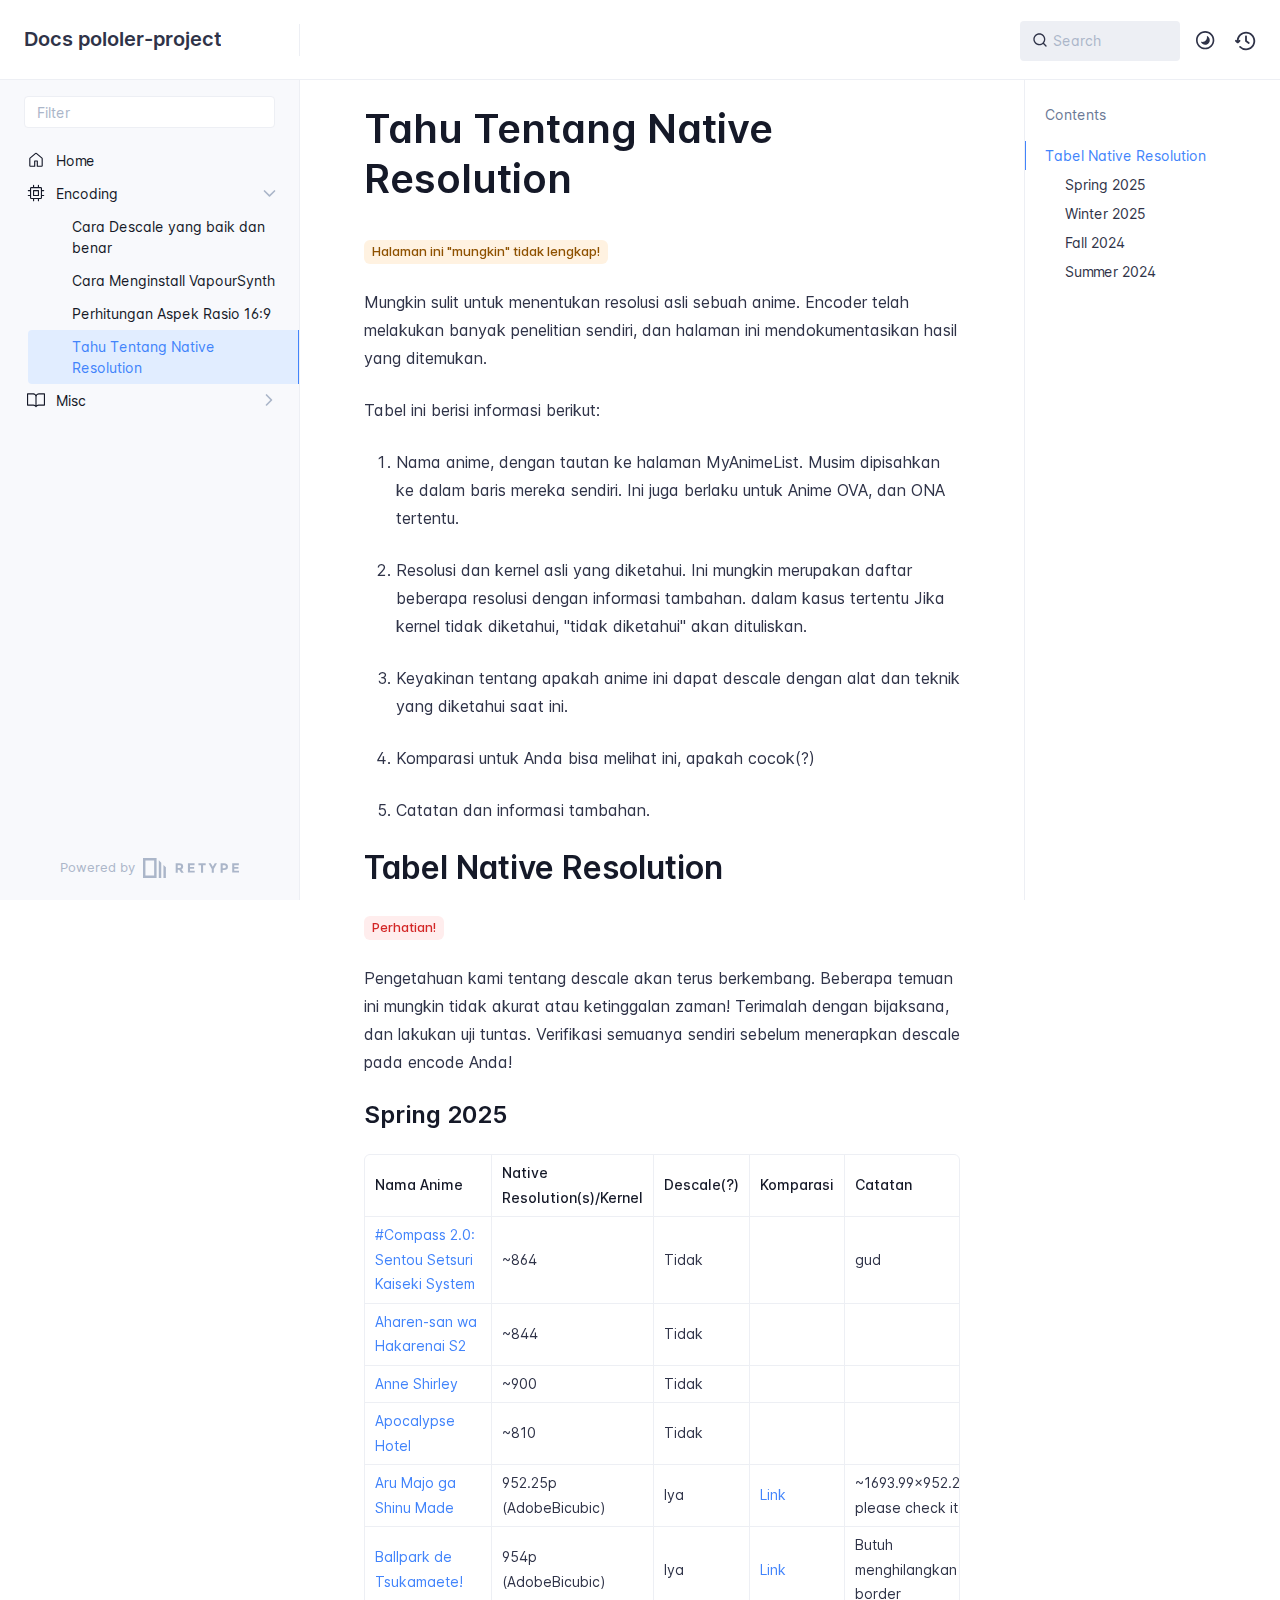
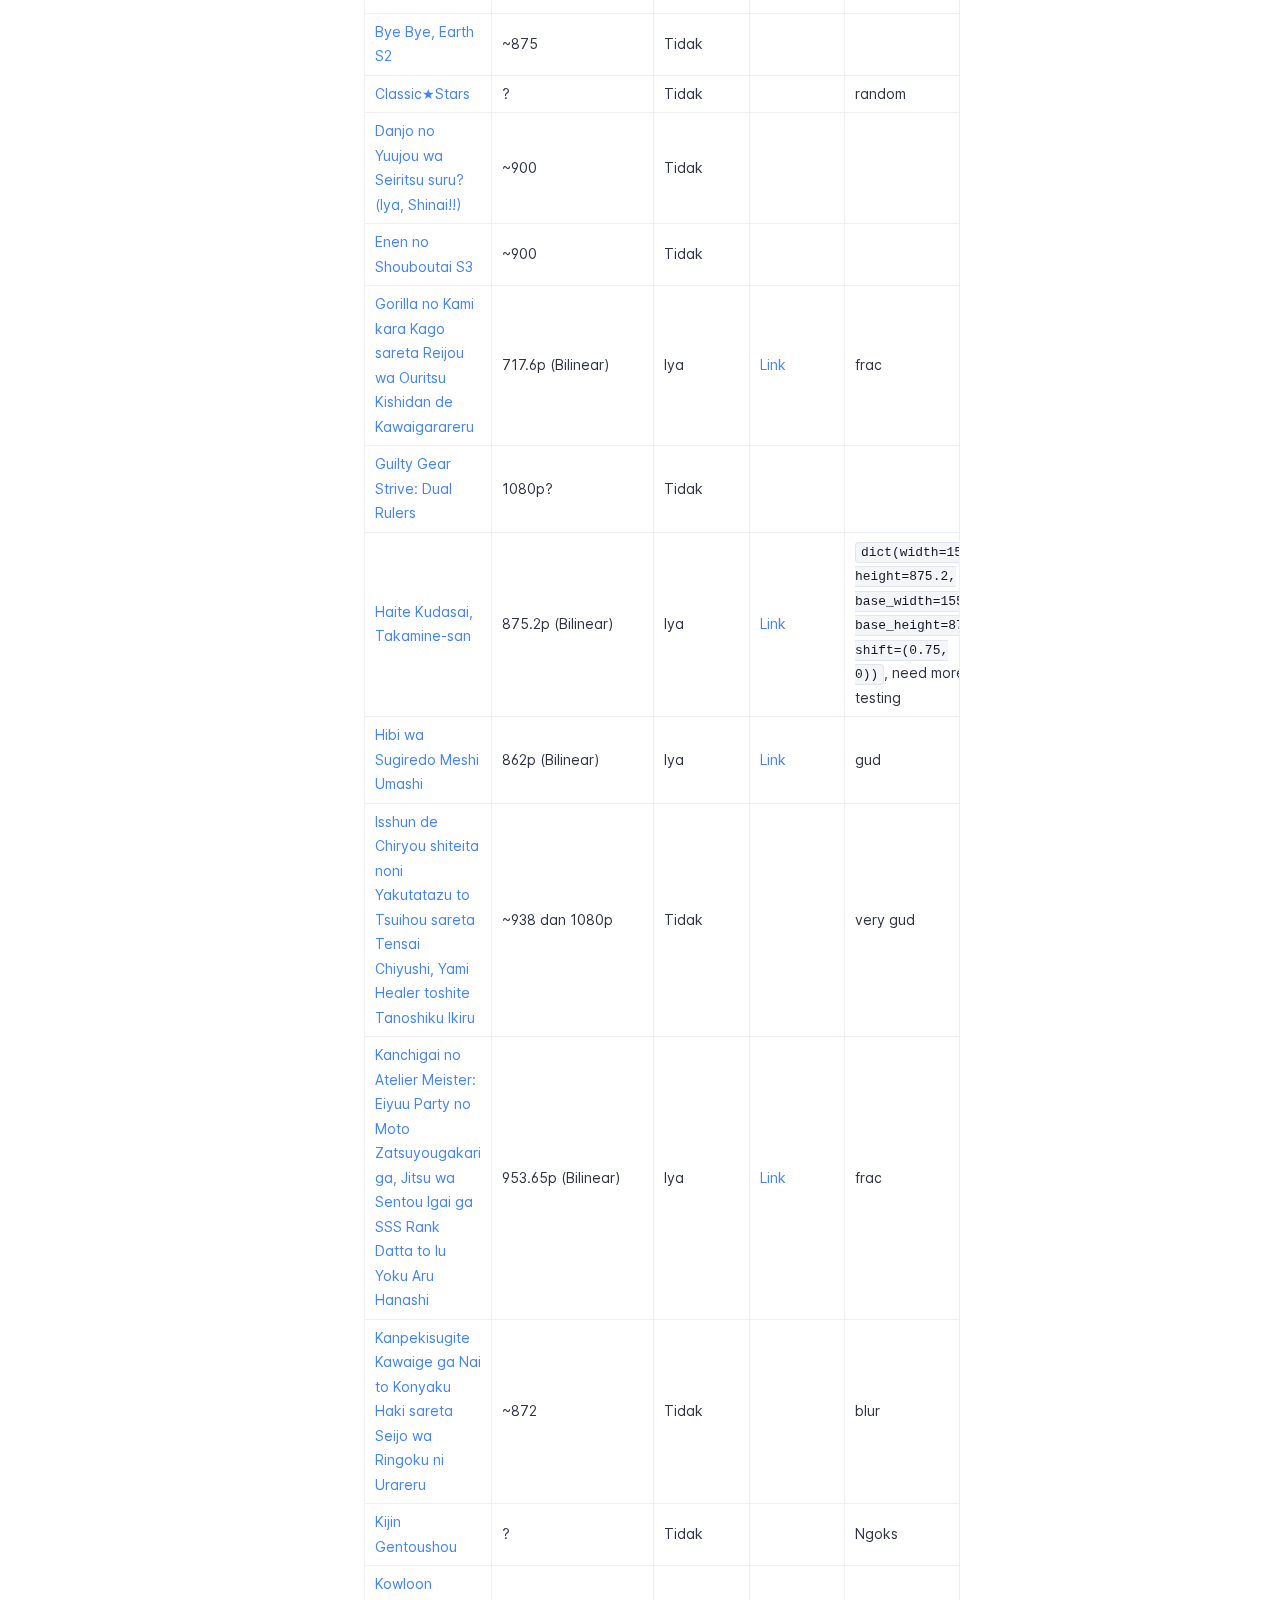
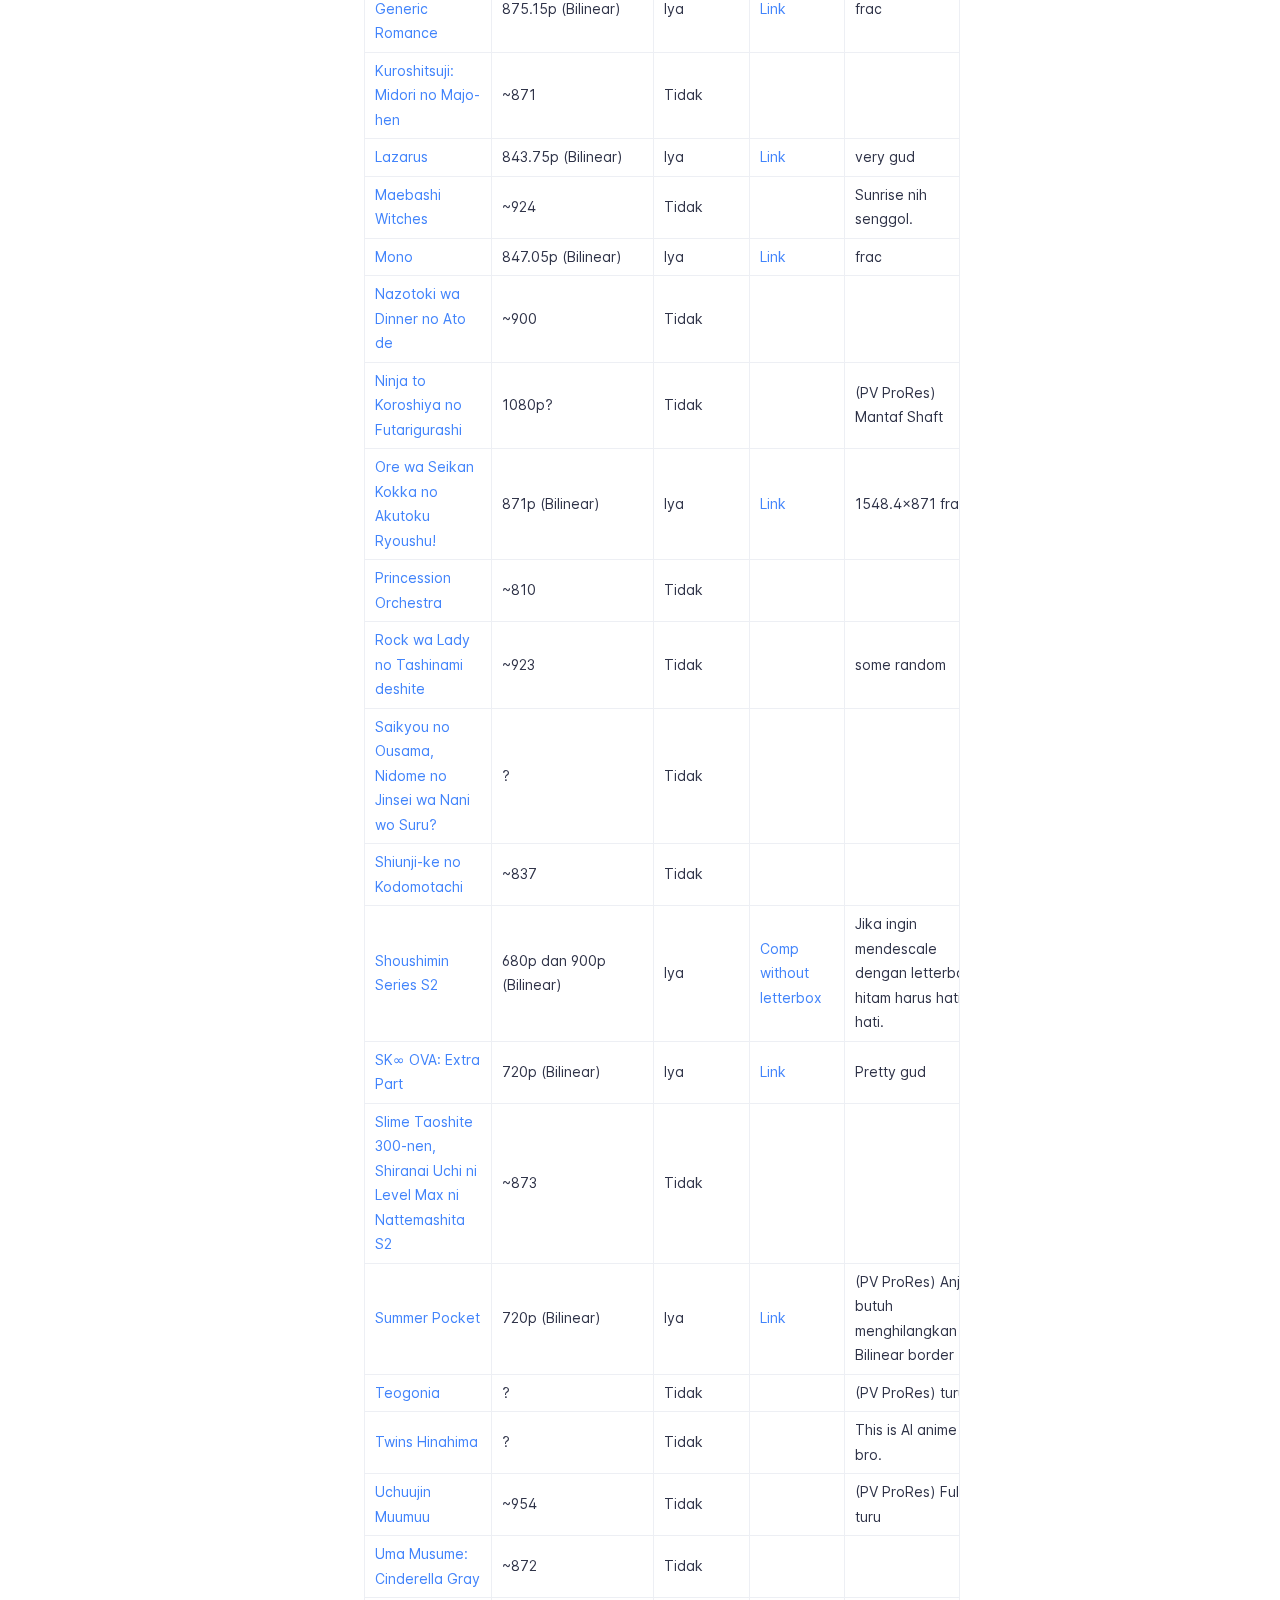
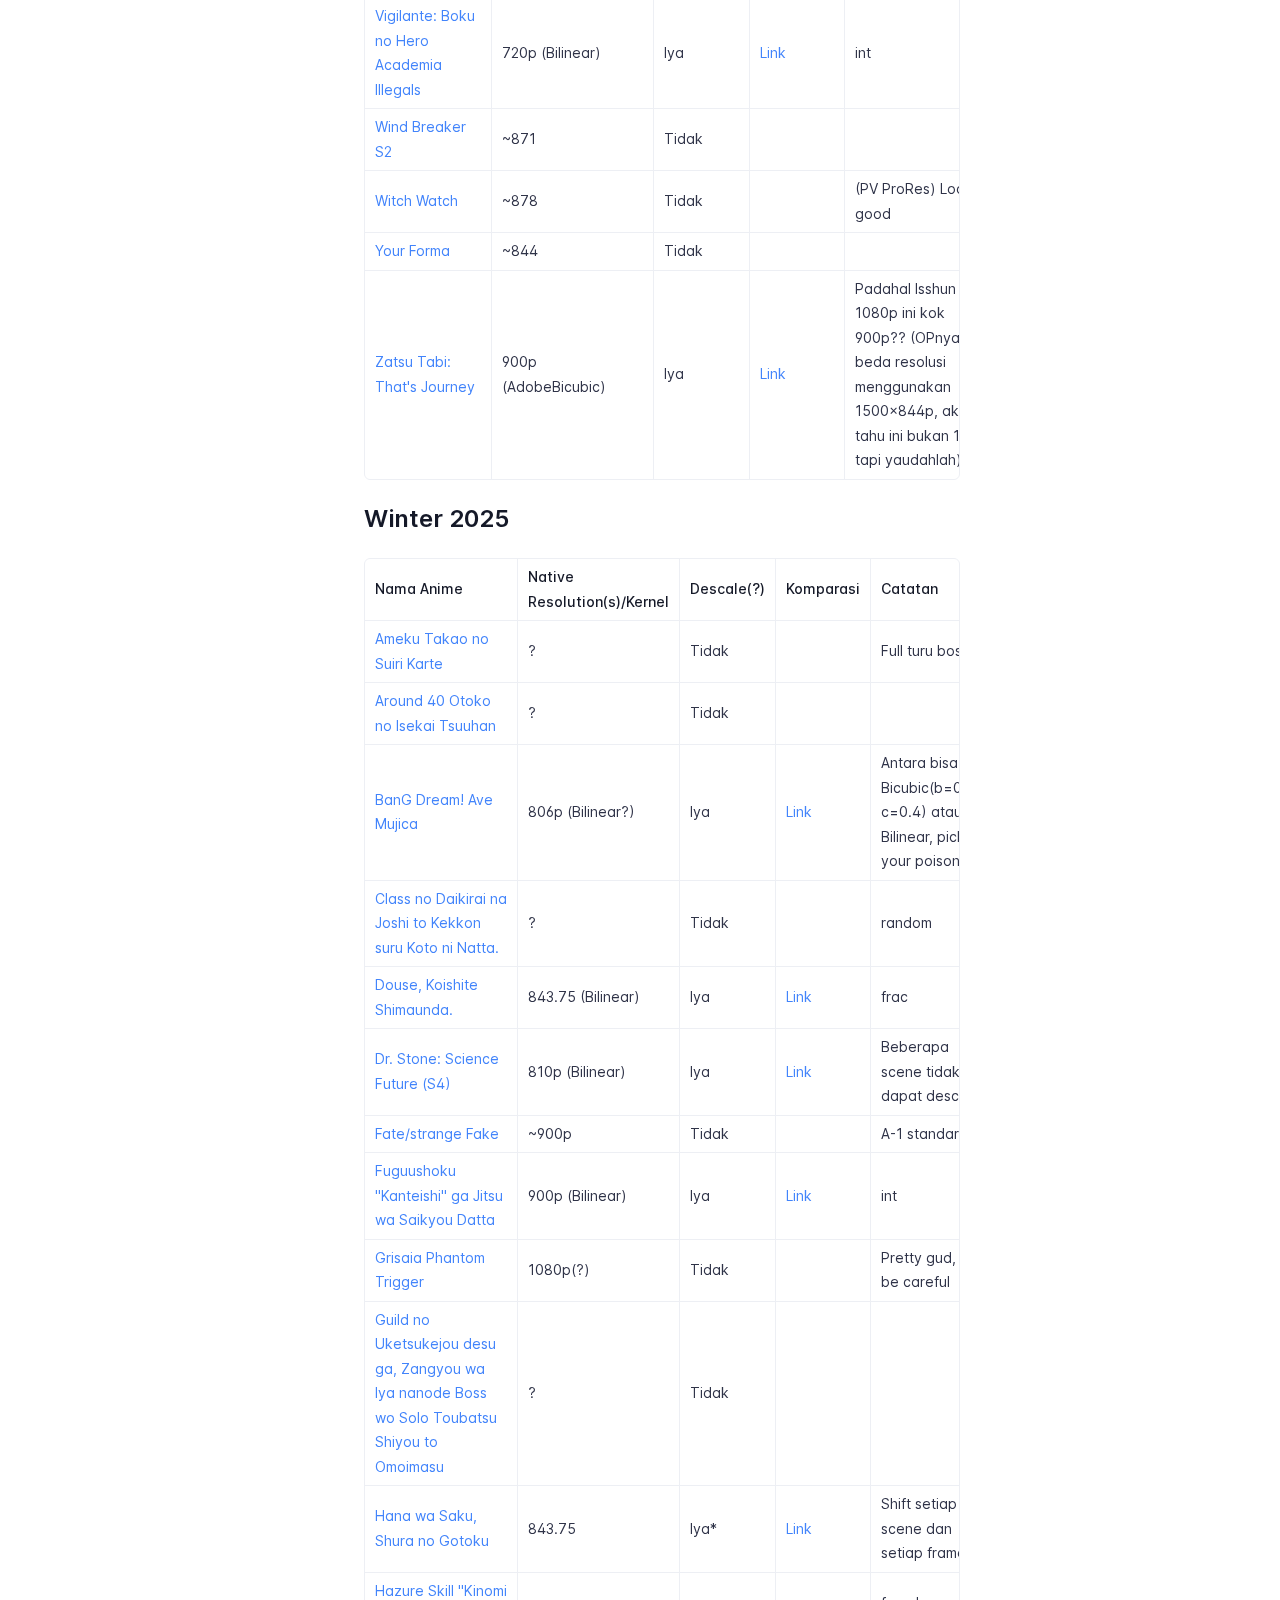
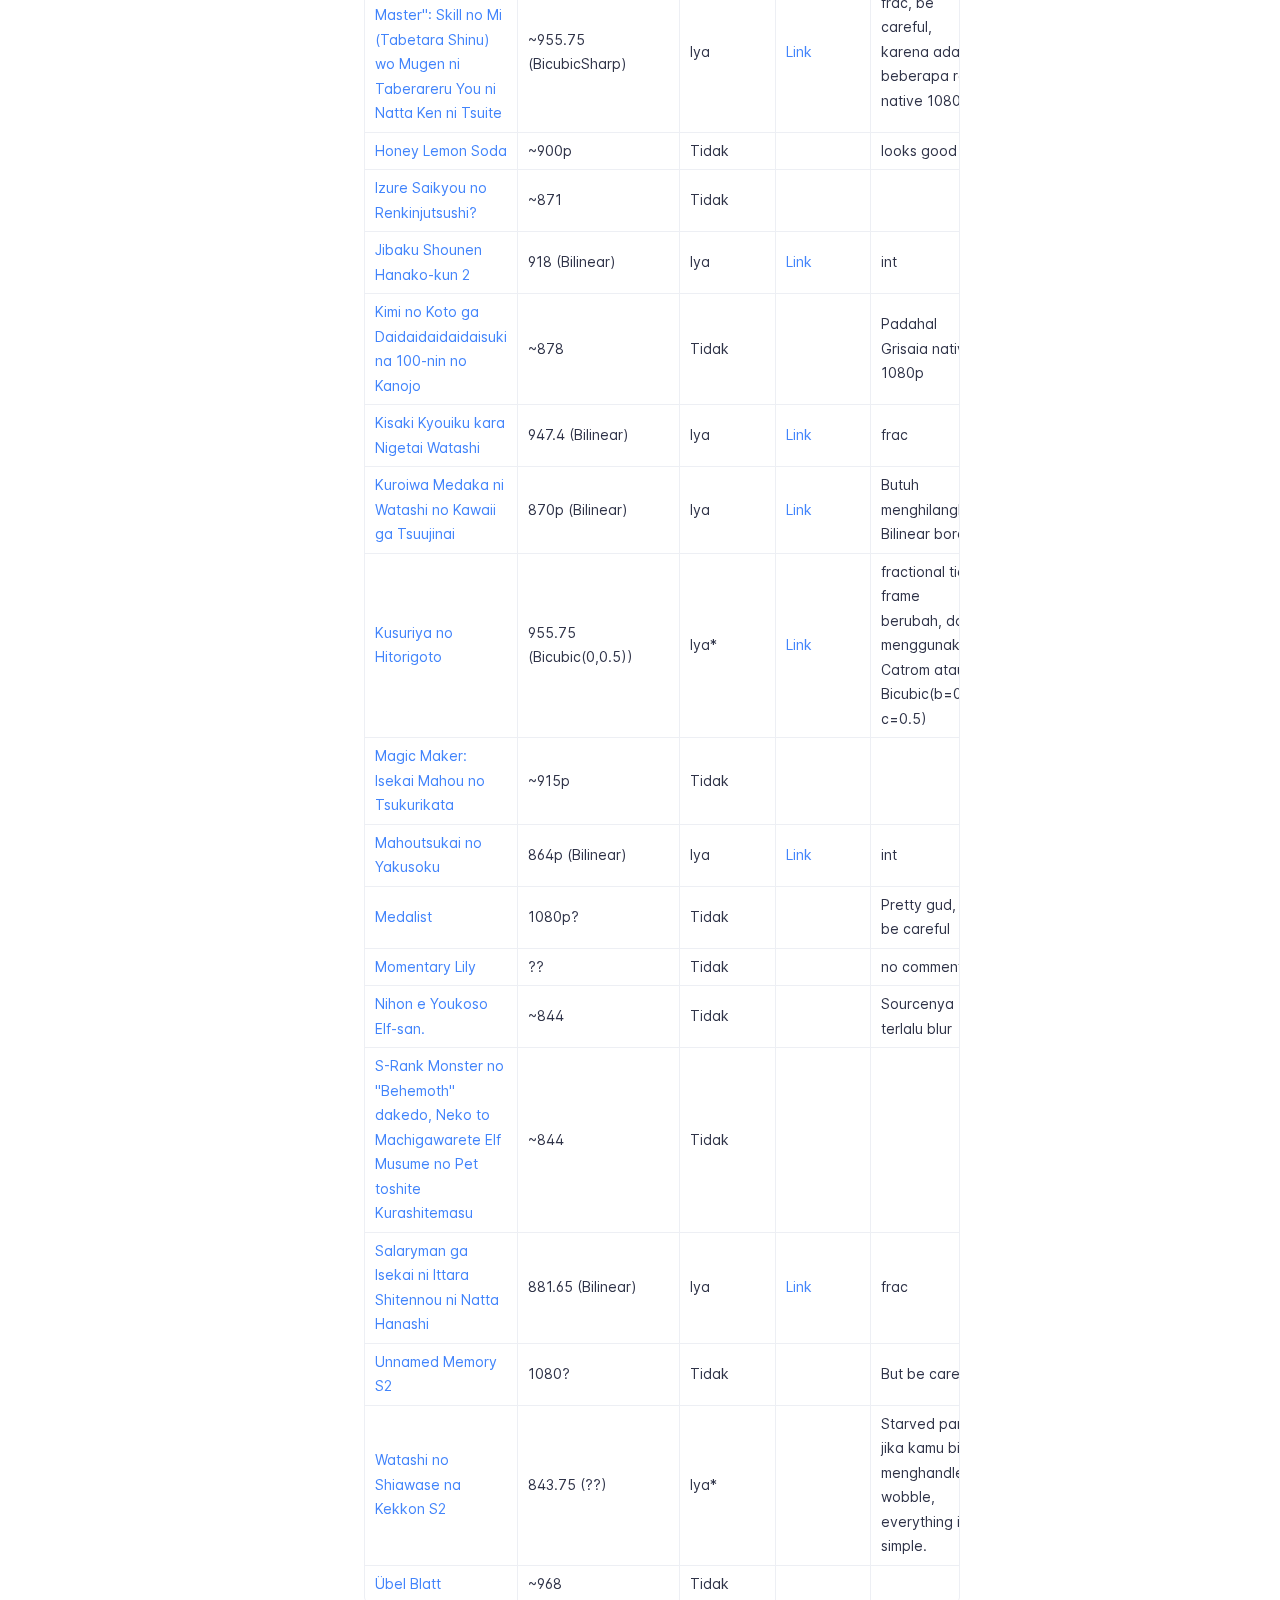
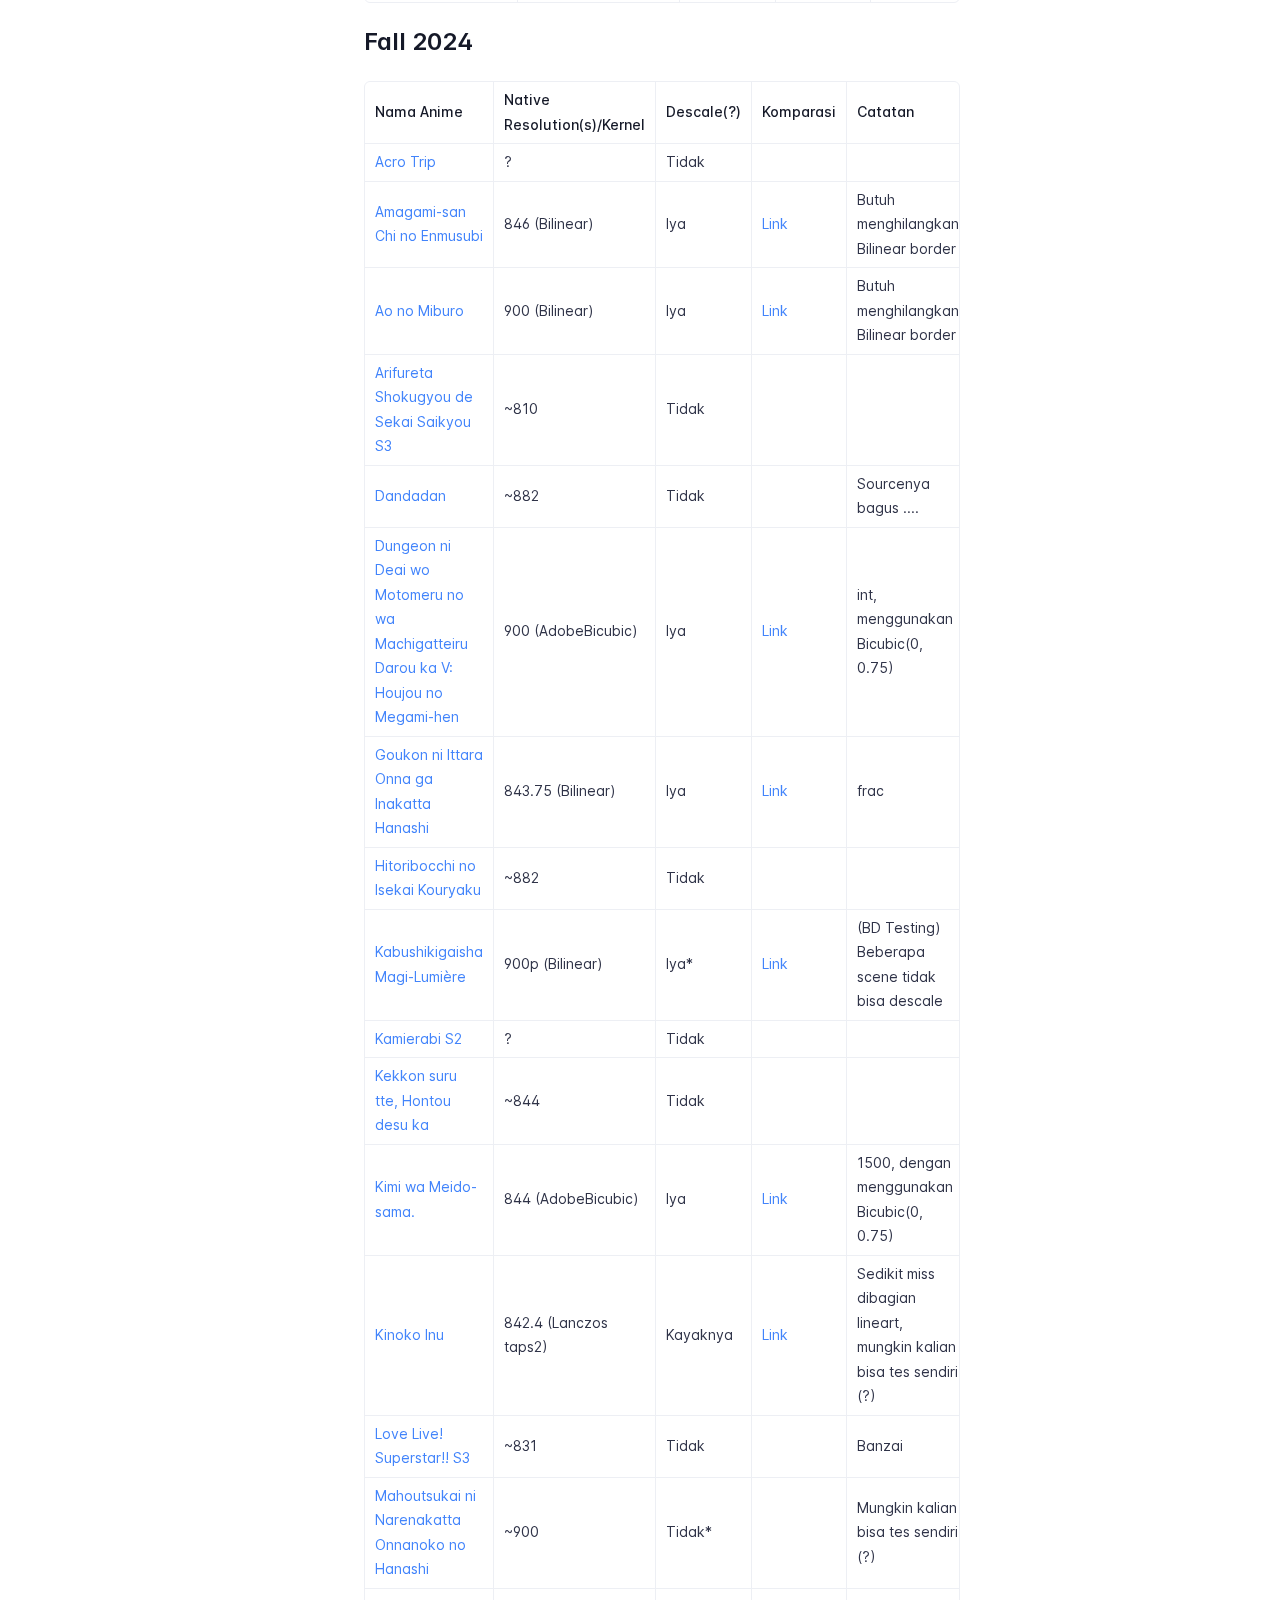
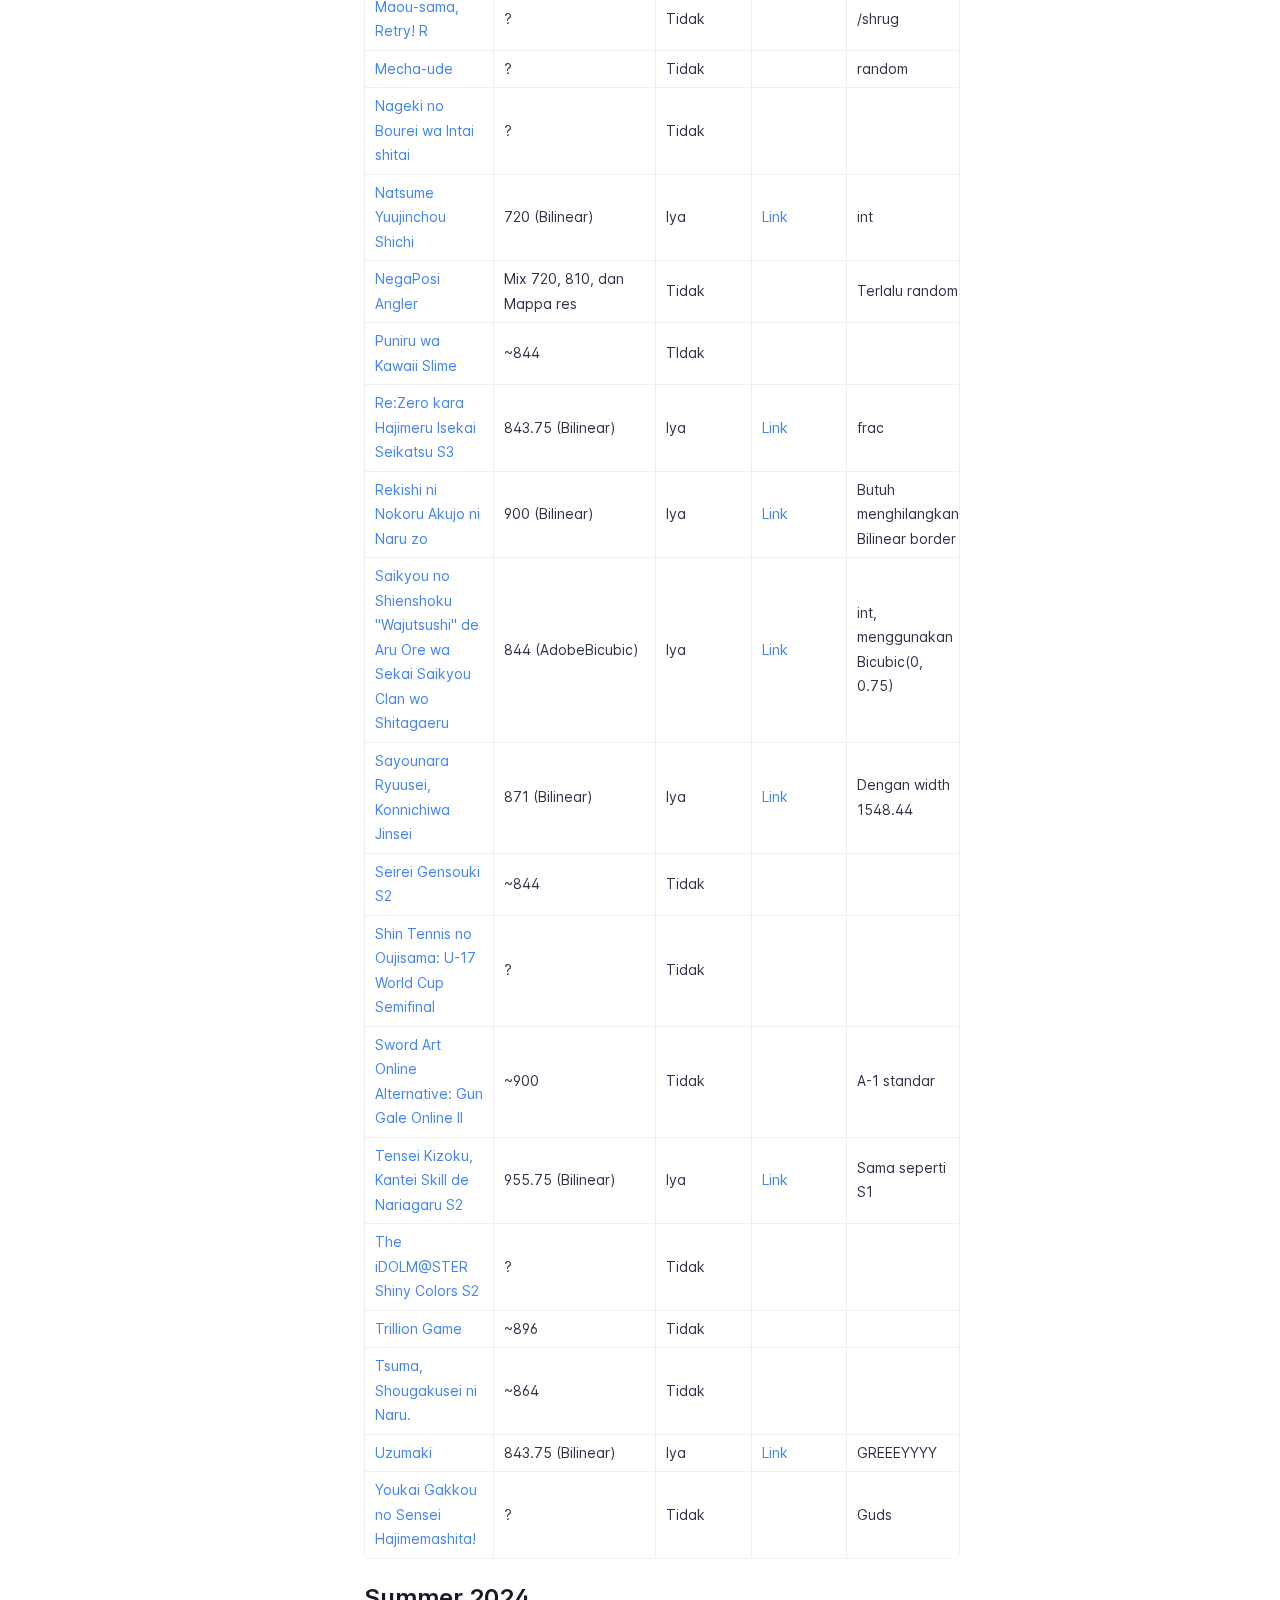
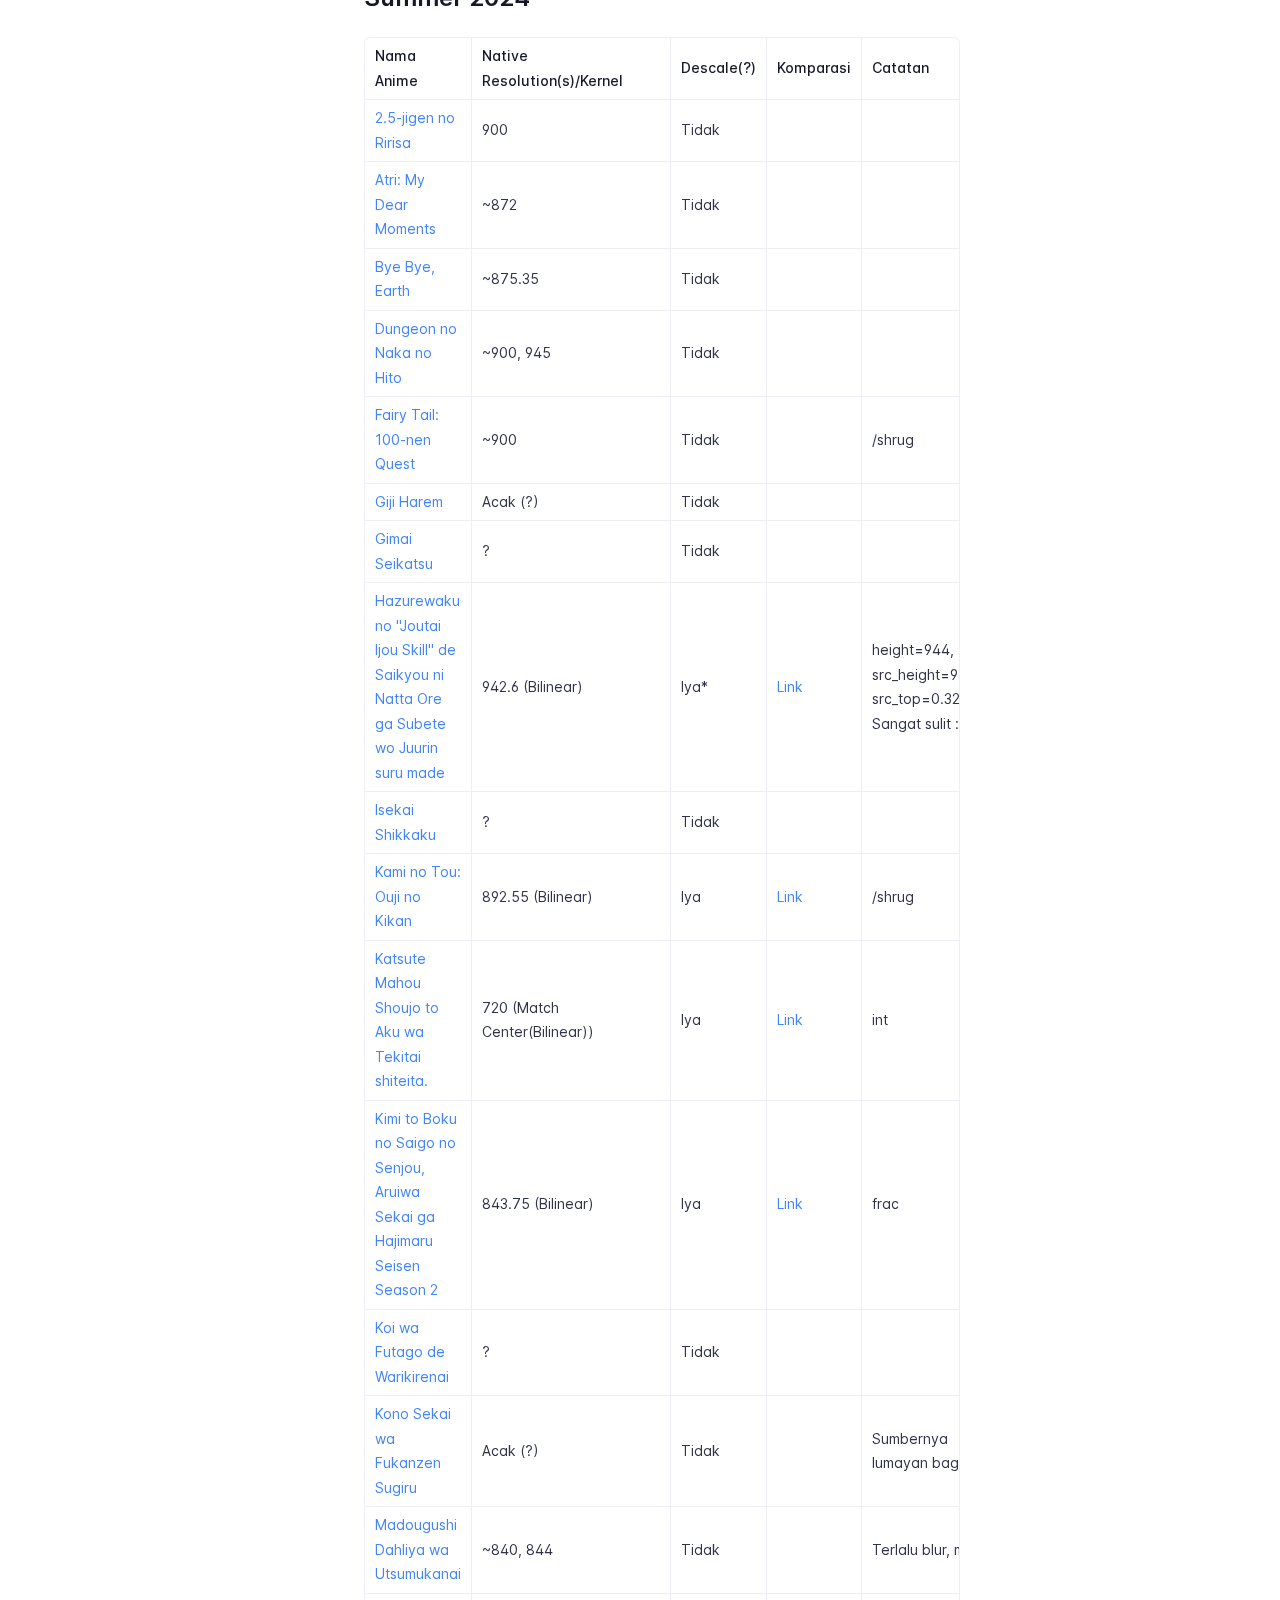
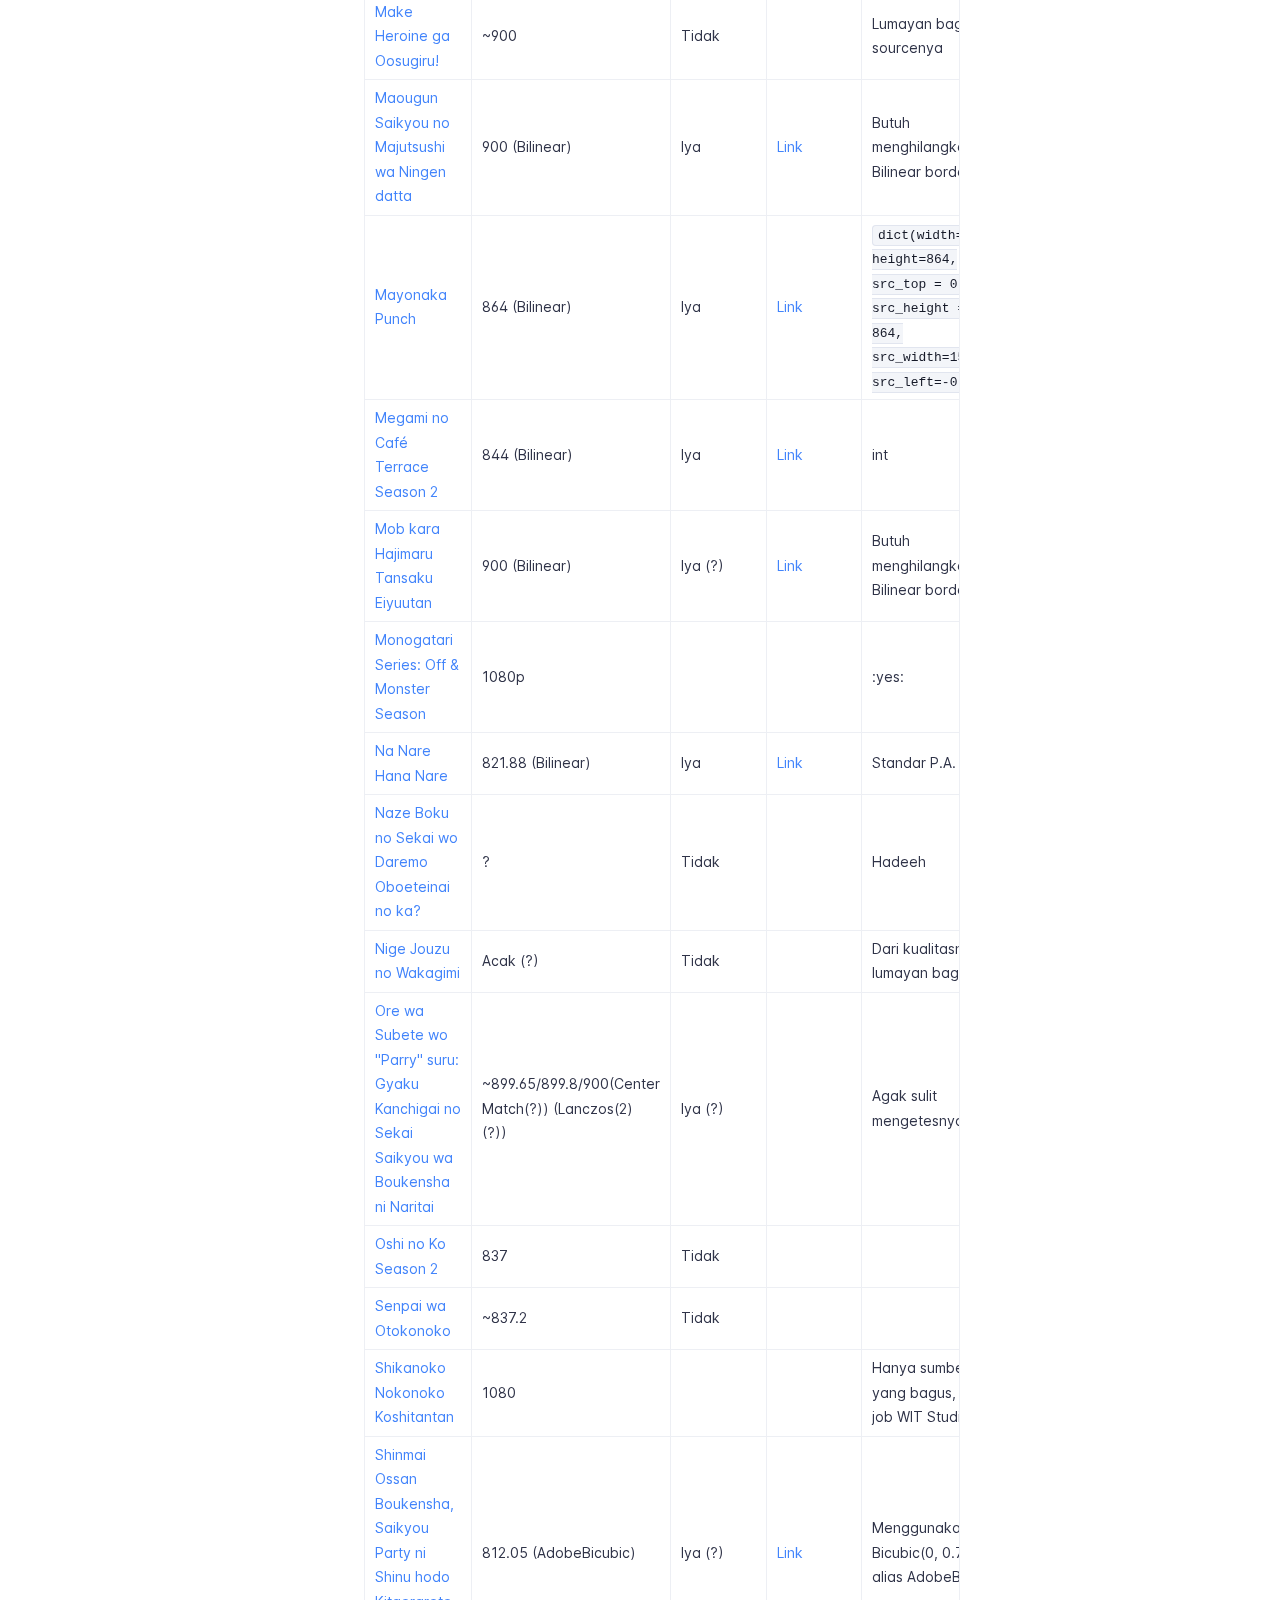
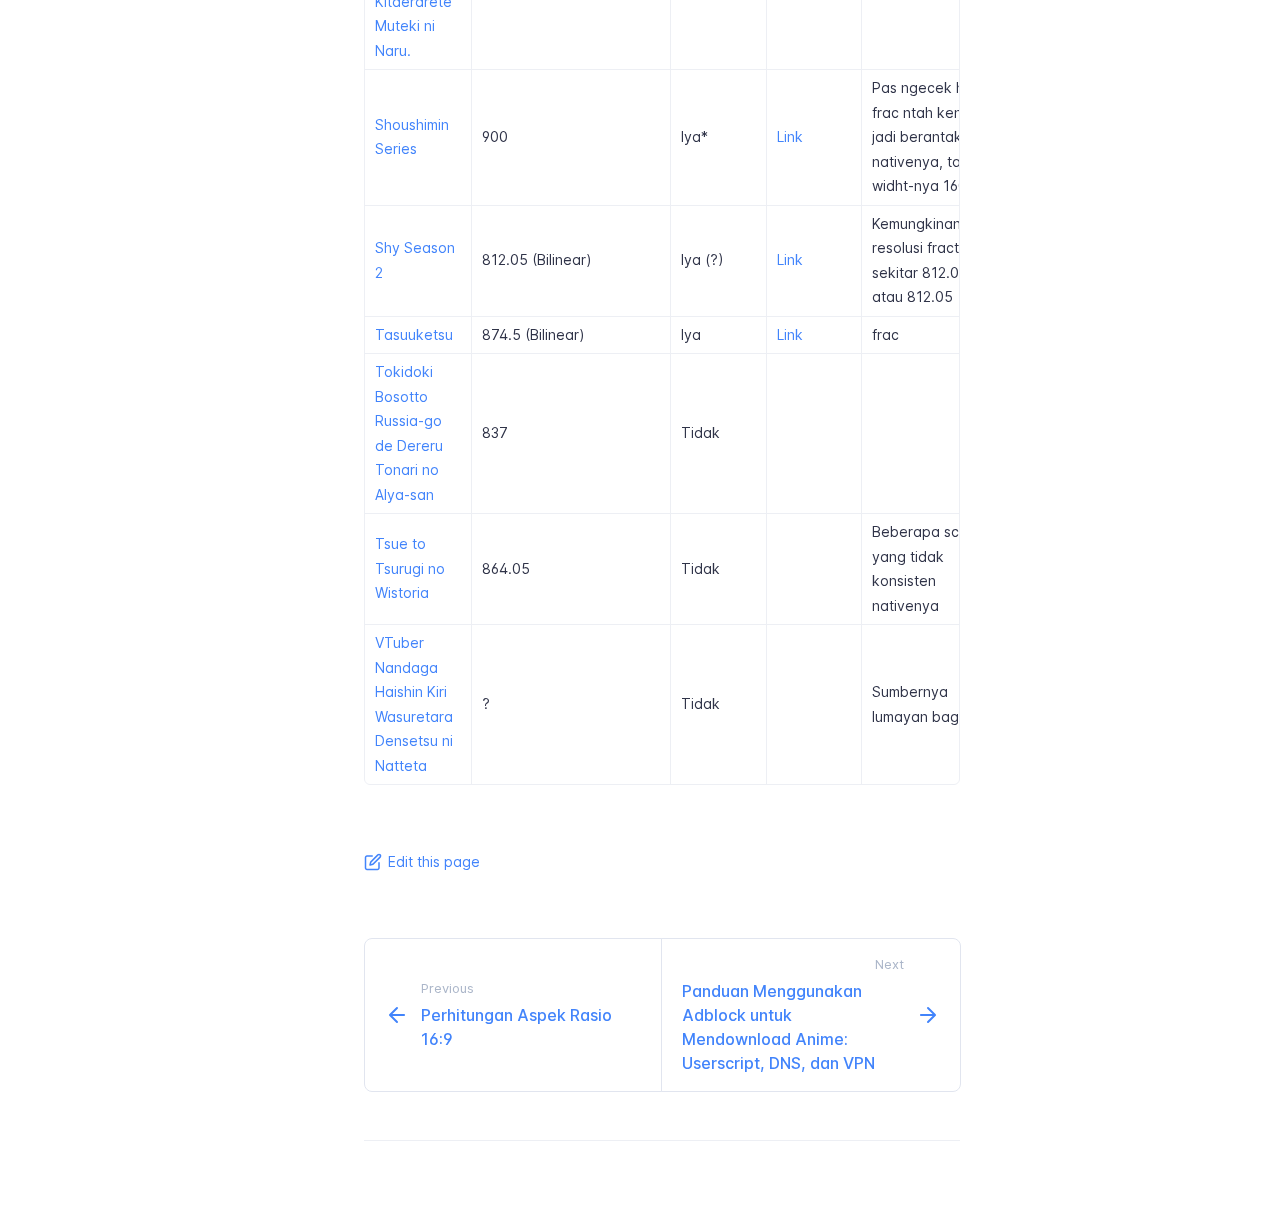
<file: encoding/tahu-tentang-native-res/index.html>
<!DOCTYPE html>
<html lang="en" class="h-full">
<head>
    <meta charset="UTF-8">
    <meta name="viewport" content="width=device-width,initial-scale=1">
    <meta name="turbo-cache-control" content="no-cache" data-turbo-track="reload" data-track-token="3.7.0.798040795955">

    <!-- See retype.com -->
    <meta name="generator" content="Retype 3.7.0">

    <!-- Primary Meta Tags -->
    <title>Tahu Tentang Native Resolution</title>
    <meta name="title" content="Tahu Tentang Native Resolution">
    <meta name="description" content="Mungkin sulit untuk menentukan resolusi asli sebuah anime.">

    <!-- Canonical -->
    <link rel="canonical" href="https://docs.pololer.my.id/encoding/tahu-tentang-native-res/">

    <!-- Open Graph / Facebook -->
    <meta property="og:type" content="website">
    <meta property="og:url" content="https://docs.pololer.my.id/encoding/tahu-tentang-native-res/">
    <meta property="og:title" content="Tahu Tentang Native Resolution">
    <meta property="og:description" content="Mungkin sulit untuk menentukan resolusi asli sebuah anime.">

    <!-- Twitter -->
    <meta property="twitter:card" content="summary_large_image">
    <meta property="twitter:url" content="https://docs.pololer.my.id/encoding/tahu-tentang-native-res/">
    <meta property="twitter:title" content="Tahu Tentang Native Resolution">
    <meta property="twitter:description" content="Mungkin sulit untuk menentukan resolusi asli sebuah anime.">

    <script data-cfasync="false">(function () { var el = document.documentElement, m = localStorage.getItem("doc_theme"), wm = window.matchMedia; if (m === "dark" || (!m && wm && wm("(prefers-color-scheme: dark)").matches)) { el.classList.add("dark") } else { el.classList.remove("dark") } })();</script>

    <link href="../../resources/css/retype.css?v=3.7.0.798040795955" rel="stylesheet">

    <script data-cfasync="false" src="../../resources/js/config.js?v=3.7.0.798040795955" data-turbo-eval="false" defer></script>
    <script data-cfasync="false" src="../../resources/js/retype.js?v=3.7.0" data-turbo-eval="false" defer></script>
    <script id="lunr-js" data-cfasync="false" src="../../resources/js/lunr.js?v=3.7.0.798040795955" data-turbo-eval="false" defer></script>
</head>
<body>
    <div id="docs-app" class="relative text-base antialiased text-gray-700 bg-white font-body dark:bg-dark-850 dark:text-dark-300">
        <div class="absolute bottom-0 left-0 bg-gray-100 dark:bg-dark-800" style="top: 5rem; right: 50%"></div>
    
        <header id="docs-site-header" class="sticky top-0 z-30 flex w-full h-16 bg-white border-b border-gray-200 md:h-20 dark:bg-dark-850 dark:border-dark-650">
            <div class="container relative flex items-center justify-between pr-6 grow md:justify-start">
                <!-- Mobile menu button skeleton -->
                <button v-cloak class="skeleton docs-mobile-menu-button flex items-center justify-center shrink-0 overflow-hidden dark:text-white focus:outline-none rounded-full w-10 h-10 ml-3.5 md:hidden"><svg xmlns="http://www.w3.org/2000/svg" class="mb-px shrink-0" width="24" height="24" viewBox="0 0 24 24" role="presentation" style="margin-bottom: 0px;"><g fill="currentColor"><path d="M2 4h20v2H2zM2 11h20v2H2zM2 18h20v2H2z"></path></g></svg></button>
                <div v-cloak id="docs-sidebar-toggle"></div>
        
                <!-- Logo -->
                <div class="flex items-center justify-between h-full py-2 md:w-75">
                    <div class="flex items-center px-2 md:px-6">
                        <a id="docs-site-logo" href="../../" class="flex items-center leading-snug text-xl">
                            <span class="dark:text-white font-semibold line-clamp-1 md:line-clamp-2">Docs pololer-project</span>
                        </a>
                    </div>
        
                    <span class="hidden h-8 border-r md:inline-block dark:border-dark-650"></span>
                </div>
        
                <div class="flex justify-between md:grow">
                    <!-- Top Nav -->
                    <nav class="hidden md:flex">
                        <ul class="flex flex-col mb-4 md:pl-16 md:mb-0 md:flex-row md:items-center">
                            
                        </ul>
                    </nav>
        
                    <!-- Header Right Skeleton -->
                    <div v-cloak class="flex justify-end grow skeleton">
        
                        <!-- Search input mock -->
                        <div class="relative hidden w-40 lg:block lg:max-w-sm lg:ml-auto">
                            <div class="absolute flex items-center justify-center h-full pl-3 dark:text-dark-300">
                                <svg xmlns="http://www.w3.org/2000/svg" class="icon-base" width="16" height="16" viewBox="0 0 24 24" aria-labelledby="icon" role="presentation" style="margin-bottom: 1px;"><g fill="currentColor" ><path d="M21.71 20.29l-3.68-3.68A8.963 8.963 0 0020 11c0-4.96-4.04-9-9-9s-9 4.04-9 9 4.04 9 9 9c2.12 0 4.07-.74 5.61-1.97l3.68 3.68c.2.19.45.29.71.29s.51-.1.71-.29c.39-.39.39-1.03 0-1.42zM4 11c0-3.86 3.14-7 7-7s7 3.14 7 7c0 1.92-.78 3.66-2.04 4.93-.01.01-.02.01-.02.01-.01.01-.01.01-.01.02A6.98 6.98 0 0111 18c-3.86 0-7-3.14-7-7z" ></path></g></svg>
                            </div>
                            <input class="w-full h-10 placeholder-gray-400 transition-colors duration-200 ease-in bg-gray-200 border border-transparent rounded md:text-sm hover:bg-white hover:border-gray-300 focus:outline-none focus:bg-white focus:border-gray-500 dark:bg-dark-600 dark:border-dark-600 dark:placeholder-dark-400" style="padding: 0.625rem 0.75rem 0.625rem 2rem" type="text" placeholder="Search">
                        </div>
        
                        <!-- Mobile search button -->
                        <div class="flex items-center justify-center w-10 h-10 lg:hidden">
                            <svg xmlns="http://www.w3.org/2000/svg" class="shrink-0 icon-base" width="20" height="20" viewBox="0 0 24 24" aria-labelledby="icon" role="presentation" style="margin-bottom: 0px;"><g fill="currentColor" ><path d="M21.71 20.29l-3.68-3.68A8.963 8.963 0 0020 11c0-4.96-4.04-9-9-9s-9 4.04-9 9 4.04 9 9 9c2.12 0 4.07-.74 5.61-1.97l3.68 3.68c.2.19.45.29.71.29s.51-.1.71-.29c.39-.39.39-1.03 0-1.42zM4 11c0-3.86 3.14-7 7-7s7 3.14 7 7c0 1.92-.78 3.66-2.04 4.93-.01.01-.02.01-.02.01-.01.01-.01.01-.01.02A6.98 6.98 0 0111 18c-3.86 0-7-3.14-7-7z" ></path></g></svg>
                        </div>
        
                        <!-- Dark mode switch placeholder -->
                        <div class="w-10 h-10 lg:ml-2"></div>
        
                        <!-- History button -->
                        <div class="flex items-center justify-center w-10 h-10" style="margin-right: -0.625rem;">
                            <svg xmlns="http://www.w3.org/2000/svg" class="shrink-0 icon-base" width="22" height="22" viewBox="0 0 24 24" aria-labelledby="icon" role="presentation" style="margin-bottom: 0px;"><g fill="currentColor" ><g ><path d="M12.01 6.01c-.55 0-1 .45-1 1V12a1 1 0 00.4.8l3 2.22a.985.985 0 001.39-.2.996.996 0 00-.21-1.4l-2.6-1.92V7.01c.02-.55-.43-1-.98-1z"></path><path d="M12.01 1.91c-5.33 0-9.69 4.16-10.05 9.4l-.29-.26a.997.997 0 10-1.34 1.48l1.97 1.79c.19.17.43.26.67.26s.48-.09.67-.26l1.97-1.79a.997.997 0 10-1.34-1.48l-.31.28c.34-4.14 3.82-7.41 8.05-7.41 4.46 0 8.08 3.63 8.08 8.09s-3.63 8.08-8.08 8.08c-2.18 0-4.22-.85-5.75-2.4a.996.996 0 10-1.42 1.4 10.02 10.02 0 007.17 2.99c5.56 0 10.08-4.52 10.08-10.08.01-5.56-4.52-10.09-10.08-10.09z"></path></g></g></svg>
                        </div>
                    </div>
        
                    <div v-cloak class="flex justify-end grow">
                        <div id="docs-mobile-search-button"></div>
                        <doc-search-desktop></doc-search-desktop>
        
                        <doc-theme-switch class="lg:ml-2"></doc-theme-switch>
                        <doc-history></doc-history>
                    </div>
                </div>
            </div>
        </header>
    
        <div class="container relative flex bg-white">
            <!-- Sidebar Skeleton -->
            <div v-cloak class="fixed flex flex-col shrink-0 duration-300 ease-in-out bg-gray-100 border-gray-200 sidebar top-20 w-75 border-r h-screen md:sticky transition-transform skeleton dark:bg-dark-800 dark:border-dark-650">
            
                <div class="flex items-center h-16 px-6">
                    <input class="w-full h-8 px-3 py-2 transition-colors duration-200 ease-linear bg-white border border-gray-200 rounded shadow-none text-sm focus:outline-none focus:border-gray-600 dark:bg-dark-600 dark:border-dark-600" type="text" placeholder="Filter">
                </div>
            
                <div class="pl-6 mt-1 mb-4">
                    <div class="w-32 h-3 mb-4 bg-gray-200 rounded-full loading dark:bg-dark-600"></div>
                    <div class="w-48 h-3 mb-4 bg-gray-200 rounded-full loading dark:bg-dark-600"></div>
                    <div class="w-40 h-3 mb-4 bg-gray-200 rounded-full loading dark:bg-dark-600"></div>
                    <div class="w-32 h-3 mb-4 bg-gray-200 rounded-full loading dark:bg-dark-600"></div>
                    <div class="w-48 h-3 mb-4 bg-gray-200 rounded-full loading dark:bg-dark-600"></div>
                    <div class="w-40 h-3 mb-4 bg-gray-200 rounded-full loading dark:bg-dark-600"></div>
                </div>
            
                <div class="shrink-0 mt-auto bg-transparent dark:border-dark-650">
                    <a class="flex items-center justify-center flex-nowrap h-16 text-gray-400 dark:text-dark-400 hover:text-gray-700 dark:hover:text-dark-300 transition-colors duration-150 ease-in docs-powered-by" target="_blank" href="https://retype.com/" rel="noopener">
                        <span class="text-xs whitespace-nowrap">Powered by</span>
                        <svg xmlns="http://www.w3.org/2000/svg" class="ml-2" fill="currentColor" width="96" height="20" overflow="visible"><path d="M0 0v20h13.59V0H0zm11.15 17.54H2.44V2.46h8.71v15.08zM15.8 20h2.44V4.67L15.8 2.22zM20.45 6.89V20h2.44V9.34z"/><g><path d="M40.16 8.44c0 1.49-.59 2.45-1.75 2.88l2.34 3.32h-2.53l-2.04-2.96h-1.43v2.96h-2.06V5.36h3.5c1.43 0 2.46.24 3.07.73s.9 1.27.9 2.35zm-2.48 1.1c.26-.23.38-.59.38-1.09 0-.5-.13-.84-.4-1.03s-.73-.28-1.39-.28h-1.54v2.75h1.5c.72 0 1.2-.12 1.45-.35zM51.56 5.36V7.2h-4.59v1.91h4.13v1.76h-4.13v1.92h4.74v1.83h-6.79V5.36h6.64zM60.09 7.15v7.48h-2.06V7.15h-2.61V5.36h7.28v1.79h-2.61zM70.81 14.64h-2.06v-3.66l-3.19-5.61h2.23l1.99 3.45 1.99-3.45H74l-3.19 5.61v3.66zM83.99 6.19c.65.55.97 1.4.97 2.55s-.33 1.98-1 2.51-1.68.8-3.04.8h-1.23v2.59h-2.06V5.36h3.26c1.42 0 2.45.28 3.1.83zm-1.51 3.65c.25-.28.37-.69.37-1.22s-.16-.92-.48-1.14c-.32-.23-.82-.34-1.5-.34H79.7v3.12h1.38c.68 0 1.15-.14 1.4-.42zM95.85 5.36V7.2h-4.59v1.91h4.13v1.76h-4.13v1.92H96v1.83h-6.79V5.36h6.64z"/></g></svg>
                    </a>
                </div>
            </div>
            
            <!-- Sidebar component -->
            <doc-sidebar v-cloak>
                <template #sidebar-footer>
                    <div class="shrink-0 mt-auto border-t md:bg-transparent md:border-none dark:border-dark-650">
            
                        <a class="flex items-center justify-center flex-nowrap h-16 text-gray-400 dark:text-dark-400 hover:text-gray-700 dark:hover:text-dark-300 transition-colors duration-150 ease-in docs-powered-by" target="_blank" href="https://retype.com/" rel="noopener">
                            <span class="text-xs whitespace-nowrap">Powered by</span>
                            <svg xmlns="http://www.w3.org/2000/svg" class="ml-2" fill="currentColor" width="96" height="20" overflow="visible"><path d="M0 0v20h13.59V0H0zm11.15 17.54H2.44V2.46h8.71v15.08zM15.8 20h2.44V4.67L15.8 2.22zM20.45 6.89V20h2.44V9.34z"/><g><path d="M40.16 8.44c0 1.49-.59 2.45-1.75 2.88l2.34 3.32h-2.53l-2.04-2.96h-1.43v2.96h-2.06V5.36h3.5c1.43 0 2.46.24 3.07.73s.9 1.27.9 2.35zm-2.48 1.1c.26-.23.38-.59.38-1.09 0-.5-.13-.84-.4-1.03s-.73-.28-1.39-.28h-1.54v2.75h1.5c.72 0 1.2-.12 1.45-.35zM51.56 5.36V7.2h-4.59v1.91h4.13v1.76h-4.13v1.92h4.74v1.83h-6.79V5.36h6.64zM60.09 7.15v7.48h-2.06V7.15h-2.61V5.36h7.28v1.79h-2.61zM70.81 14.64h-2.06v-3.66l-3.19-5.61h2.23l1.99 3.45 1.99-3.45H74l-3.19 5.61v3.66zM83.99 6.19c.65.55.97 1.4.97 2.55s-.33 1.98-1 2.51-1.68.8-3.04.8h-1.23v2.59h-2.06V5.36h3.26c1.42 0 2.45.28 3.1.83zm-1.51 3.65c.25-.28.37-.69.37-1.22s-.16-.92-.48-1.14c-.32-.23-.82-.34-1.5-.34H79.7v3.12h1.38c.68 0 1.15-.14 1.4-.42zM95.85 5.36V7.2h-4.59v1.91h4.13v1.76h-4.13v1.92H96v1.83h-6.79V5.36h6.64z"/></g></svg>
                        </a>
                    </div>
                </template>
            </doc-sidebar>
    
            <div class="grow min-w-0 dark:bg-dark-850">
                <!-- Render "toolbar" template here on api pages --><!-- Render page content -->
                <div class="flex">
                    <div class="min-w-0 p-4 grow md:px-16">
                        <main class="relative pb-12 lg:pt-2">
                            <div class="docs-markdown" id="docs-content">
                                <!-- Rendered if sidebar right is enabled -->
                                <div id="docs-sidebar-right-toggle"></div>
                                <!-- Page content  -->
<doc-anchor-target id="tahu-tentang-native-resolution" class="break-words">
    <h1>
        <doc-anchor-trigger class="header-anchor-trigger" to="#tahu-tentang-native-resolution">#</doc-anchor-trigger>
        <span>Tahu Tentang Native Resolution</span>
    </h1>
</doc-anchor-target>
<p><span class="no-link inline-flex align-middle items-center justify-center font-medium leading-none whitespace-nowrap text-yellow-900 bg-yellow-100 h-6 px-2 text-xs rounded-md">
    <span>Halaman ini &quot;mungkin&quot; tidak lengkap!</span>
</span></p>
<p>Mungkin sulit untuk menentukan resolusi asli sebuah anime. Encoder telah melakukan banyak penelitian sendiri, dan halaman ini mendokumentasikan hasil yang ditemukan.</p>
<p>Tabel ini berisi informasi berikut:</p>
<ol>
<li><p>Nama anime, dengan tautan ke halaman MyAnimeList. Musim dipisahkan ke dalam baris mereka sendiri. Ini juga berlaku untuk Anime OVA, dan ONA tertentu.</p>
</li>
<li><p>Resolusi dan kernel asli yang diketahui. Ini mungkin merupakan daftar beberapa resolusi dengan informasi tambahan. dalam kasus tertentu Jika kernel tidak diketahui, &quot;tidak diketahui&quot; akan dituliskan.</p>
</li>
<li><p>Keyakinan tentang apakah anime ini dapat descale dengan alat dan teknik yang diketahui saat ini.</p>
</li>
<li><p>Komparasi untuk Anda bisa melihat ini, apakah cocok(?)</p>
</li>
<li><p>Catatan dan informasi tambahan.</p>
</li>
</ol>
<doc-anchor-target id="tabel-native-resolution">
    <h2>
        <doc-anchor-trigger class="header-anchor-trigger" to="#tabel-native-resolution">#</doc-anchor-trigger>
        <span>Tabel Native Resolution</span>
    </h2>
</doc-anchor-target>
<p><span class="no-link inline-flex align-middle items-center justify-center font-medium leading-none whitespace-nowrap text-red-600 bg-red-100 h-6 px-2 text-xs rounded-md">
    <span>Perhatian!</span>
</span></p>
<p>Pengetahuan kami tentang descale akan terus berkembang. Beberapa temuan ini mungkin tidak akurat atau ketinggalan zaman! Terimalah dengan bijaksana, dan lakukan uji tuntas. Verifikasi semuanya sendiri sebelum menerapkan descale pada encode Anda!</p>
<doc-anchor-target id="spring-2025">
    <h3>
        <doc-anchor-trigger class="header-anchor-trigger" to="#spring-2025">#</doc-anchor-trigger>
        <span>Spring 2025</span>
    </h3>
</doc-anchor-target>
<div class="table-wrapper scrollbar overflow-hidden">
<table class="compact">
<thead>
<tr>
<th>Nama Anime</th>
<th>Native Resolution(s)/Kernel</th>
<th>Descale(?)</th>
<th>Komparasi</th>
<th>Catatan</th>
</tr>
</thead>
<tbody>
<tr>
<td><a href="https://myanimelist.net/anime/53762">#Compass 2.0: Sentou Setsuri Kaiseki System</a></td>
<td>~864</td>
<td>Tidak</td>
<td></td>
<td>gud</td>
</tr>
<tr>
<td><a href="https://myanimelist.net/anime/59466">Aharen-san wa Hakarenai S2</a></td>
<td>~844</td>
<td>Tidak</td>
<td></td>
<td></td>
</tr>
<tr>
<td><a href="https://myanimelist.net/anime/60334">Anne Shirley</a></td>
<td>~900</td>
<td>Tidak</td>
<td></td>
<td></td>
</tr>
<tr>
<td><a href="https://myanimelist.net/anime/59675">Apocalypse Hotel</a></td>
<td>~810</td>
<td>Tidak</td>
<td></td>
<td></td>
</tr>
<tr>
<td><a href="https://myanimelist.net/anime/59169">Aru Majo ga Shinu Made</a></td>
<td>952.25p (AdobeBicubic)</td>
<td>Iya</td>
<td><a href="https://slow.pics/c/fQkTA7ac?image-fit=none">Link</a></td>
<td>~1693.99x952.25p, please check it</td>
</tr>
<tr>
<td><a href="https://myanimelist.net/anime/60293">Ballpark de Tsukamaete!</a></td>
<td>954p (AdobeBicubic)</td>
<td>Iya</td>
<td><a href="https://slow.pics/c/zgJ2r1p4?image-fit=none">Link</a></td>
<td>Butuh menghilangkan border</td>
</tr>
<tr>
<td><a href="https://myanimelist.net/anime/59819">Bye Bye, Earth S2</a></td>
<td>~875</td>
<td>Tidak</td>
<td></td>
<td></td>
</tr>
<tr>
<td><a href="https://myanimelist.net/anime/59199">Classic★Stars</a></td>
<td>?</td>
<td>Tidak</td>
<td></td>
<td>random</td>
</tr>
<tr>
<td><a href="https://myanimelist.net/anime/52709">Danjo no Yuujou wa Seiritsu suru? (Iya, Shinai!!)</a></td>
<td>~900</td>
<td>Tidak</td>
<td></td>
<td></td>
</tr>
<tr>
<td><a href="https://myanimelist.net/anime/51818">Enen no Shouboutai S3</a></td>
<td>~900</td>
<td>Tidak</td>
<td></td>
<td></td>
</tr>
<tr>
<td><a href="https://myanimelist.net/anime/59935">Gorilla no Kami kara Kago sareta Reijou wa Ouritsu Kishidan de Kawaigarareru</a></td>
<td>717.6p (Bilinear)</td>
<td>Iya</td>
<td><a href="https://slow.pics/c/9ZsAYGg1?image-fit=none">Link</a></td>
<td>frac</td>
</tr>
<tr>
<td><a href="https://myanimelist.net/anime/59070">Guilty Gear Strive: Dual Rulers</a></td>
<td>1080p?</td>
<td>Tidak</td>
<td></td>
<td></td>
</tr>
<tr>
<td><a href="https://myanimelist.net/anime/59457">Haite Kudasai, Takamine-san</a></td>
<td>875.2p (Bilinear)</td>
<td>Iya</td>
<td><a href="https://slow.pics/c/TioIJ2bb?image-fit=none">Link</a></td>
<td><code v-pre>dict(width=1556, height=875.2, base_width=1556, base_height=876, shift=(0.75, 0))</code>, need more testing</td>
</tr>
<tr>
<td><a href="https://myanimelist.net/anime/60658">Hibi wa Sugiredo Meshi Umashi</a></td>
<td>862p (Bilinear)</td>
<td>Iya</td>
<td><a href="https://slow.pics/c/Q2ZnN4QW?image-fit=none">Link</a></td>
<td>gud</td>
</tr>
<tr>
<td><a href="https://myanimelist.net/anime/58359">Isshun de Chiryou shiteita noni Yakutatazu to Tsuihou sareta Tensai Chiyushi, Yami Healer toshite Tanoshiku Ikiru</a></td>
<td>~938 dan 1080p</td>
<td>Tidak</td>
<td></td>
<td>very gud</td>
</tr>
<tr>
<td><a href="https://myanimelist.net/anime/60140">Kanchigai no Atelier Meister: Eiyuu Party no Moto Zatsuyougakari ga, Jitsu wa Sentou Igai ga SSS Rank Datta to Iu Yoku Aru Hanashi</a></td>
<td>953.65p (Bilinear)</td>
<td>Iya</td>
<td><a href="https://slow.pics/c/zTYGImCZ?image-fit=none">Link</a></td>
<td>frac</td>
</tr>
<tr>
<td><a href="https://myanimelist.net/anime/60157">Kanpekisugite Kawaige ga Nai to Konyaku Haki sareta Seijo wa Ringoku ni Urareru</a></td>
<td>~872</td>
<td>Tidak</td>
<td></td>
<td>blur</td>
</tr>
<tr>
<td><a href="https://myanimelist.net/anime/49778">Kijin Gentoushou</a></td>
<td>?</td>
<td>Tidak</td>
<td></td>
<td>Ngoks</td>
</tr>
<tr>
<td><a href="https://myanimelist.net/anime/60083">Kowloon Generic Romance</a></td>
<td>875.15p (Bilinear)</td>
<td>Iya</td>
<td><a href="https://slow.pics/c/XbnYERob?image-fit=none">Link</a></td>
<td>frac</td>
</tr>
<tr>
<td><a href="https://myanimelist.net/anime/59228">Kuroshitsuji: Midori no Majo-hen</a></td>
<td>~871</td>
<td>Tidak</td>
<td></td>
<td></td>
</tr>
<tr>
<td><a href="https://myanimelist.net/anime/56038">Lazarus</a></td>
<td>843.75p (Bilinear)</td>
<td>Iya</td>
<td><a href="https://slow.pics/c/dTHJhNzG?image-fit=none">Link</a></td>
<td>very gud</td>
</tr>
<tr>
<td><a href="https://myanimelist.net/anime/59744">Maebashi Witches</a></td>
<td>~924</td>
<td>Tidak</td>
<td></td>
<td>Sunrise nih senggol.</td>
</tr>
<tr>
<td><a href="https://myanimelist.net/anime/58492">Mono</a></td>
<td>847.05p (Bilinear)</td>
<td>Iya</td>
<td><a href="https://slow.pics/c/aYp3ssNt?image-fit=none">Link</a></td>
<td>frac</td>
</tr>
<tr>
<td><a href="https://myanimelist.net/anime/60377">Nazotoki wa Dinner no Ato de</a></td>
<td>~900</td>
<td>Tidak</td>
<td></td>
<td></td>
</tr>
<tr>
<td><a href="https://myanimelist.net/anime/58725">Ninja to Koroshiya no Futarigurashi</a></td>
<td>1080p?</td>
<td>Tidak</td>
<td></td>
<td>(PV ProRes) Mantaf Shaft</td>
</tr>
<tr>
<td><a href="https://myanimelist.net/anime/60154">Ore wa Seikan Kokka no Akutoku Ryoushu!</a></td>
<td>871p (Bilinear)</td>
<td>Iya</td>
<td><a href="https://slow.pics/c/u2qJMrBm?image-fit=none">Link</a></td>
<td>1548.4x871 frac</td>
</tr>
<tr>
<td><a href="https://myanimelist.net/anime/59078">Princession Orchestra</a></td>
<td>~810</td>
<td>Tidak</td>
<td></td>
<td></td>
</tr>
<tr>
<td><a href="https://myanimelist.net/anime/59360">Rock wa Lady no Tashinami deshite</a></td>
<td>~923</td>
<td>Tidak</td>
<td></td>
<td>some random</td>
</tr>
<tr>
<td><a href="https://myanimelist.net/anime/60146">Saikyou no Ousama, Nidome no Jinsei wa Nani wo Suru?</a></td>
<td>?</td>
<td>Tidak</td>
<td></td>
<td></td>
</tr>
<tr>
<td><a href="https://myanimelist.net/anime/58131">Shiunji-ke no Kodomotachi</a></td>
<td>~837</td>
<td>Tidak</td>
<td></td>
<td></td>
</tr>
<tr>
<td><a href="https://myanimelist.net/anime/59828">Shoushimin Series S2</a></td>
<td>680p dan 900p (Bilinear)</td>
<td>Iya</td>
<td><a href="https://slow.pics/c/IlS9tJq5?image-fit=none">Comp without letterbox</a></td>
<td>Jika ingin mendescale dengan letterbox hitam harus hati-hati.</td>
</tr>
<tr>
<td><a href="https://myanimelist.net/anime/49363">SK∞ OVA: Extra Part</a></td>
<td>720p (Bilinear)</td>
<td>Iya</td>
<td><a href="https://slow.pics/c/D218hj91?image-fit=none">Link</a></td>
<td>Pretty gud</td>
</tr>
<tr>
<td><a href="https://myanimelist.net/anime/50738">Slime Taoshite 300-nen, Shiranai Uchi ni Level Max ni Nattemashita S2</a></td>
<td>~873</td>
<td>Tidak</td>
<td></td>
<td></td>
</tr>
<tr>
<td><a href="https://myanimelist.net/anime/50694">Summer Pocket</a></td>
<td>720p (Bilinear)</td>
<td>Iya</td>
<td><a href="https://slow.pics/c/HEVFtxNK?image-fit=none">Link</a></td>
<td>(PV ProRes) Anjay, butuh menghilangkan Bilinear border</td>
</tr>
<tr>
<td><a href="https://myanimelist.net/anime/58614">Teogonia</a></td>
<td>?</td>
<td>Tidak</td>
<td></td>
<td>(PV ProRes) turu</td>
</tr>
<tr>
<td><a href="https://myanimelist.net/anime/60521">Twins Hinahima</a></td>
<td>?</td>
<td>Tidak</td>
<td></td>
<td>This is AI anime bro.</td>
</tr>
<tr>
<td><a href="https://myanimelist.net/anime/60401">Uchuujin Muumuu</a></td>
<td>~954</td>
<td>Tidak</td>
<td></td>
<td>(PV ProRes) Full turu</td>
</tr>
<tr>
<td><a href="https://myanimelist.net/anime/59636">Uma Musume: Cinderella Gray</a></td>
<td>~872</td>
<td>Tidak</td>
<td></td>
<td></td>
</tr>
<tr>
<td><a href="https://myanimelist.net/anime/60593">Vigilante: Boku no Hero Academia Illegals</a></td>
<td>720p (Bilinear)</td>
<td>Iya</td>
<td><a href="https://slow.pics/c/i8JrpOZW?image-fit=none">Link</a></td>
<td>int</td>
</tr>
<tr>
<td><a href="https://myanimelist.net/anime/59160">Wind Breaker S2</a></td>
<td>~871</td>
<td>Tidak</td>
<td></td>
<td></td>
</tr>
<tr>
<td><a href="https://myanimelist.net/anime/59597">Witch Watch</a></td>
<td>~878</td>
<td>Tidak</td>
<td></td>
<td>(PV ProRes) Looks good</td>
</tr>
<tr>
<td><a href="https://myanimelist.net/anime/55995">Your Forma</a></td>
<td>~844</td>
<td>Tidak</td>
<td></td>
<td></td>
</tr>
<tr>
<td><a href="https://myanimelist.net/anime/55514">Zatsu Tabi: That&#x27;s Journey</a></td>
<td>900p (AdobeBicubic)</td>
<td>Iya</td>
<td><a href="https://slow.pics/c/qmBwkaqv?image-fit=none">Link</a></td>
<td>Padahal Isshun 1080p ini kok 900p?? (OPnya beda resolusi menggunakan 1500x844p, aku tahu ini bukan 16:9 tapi yaudahlah)</td>
</tr>
</tbody>
</table>
</div>
<doc-anchor-target id="winter-2025">
    <h3>
        <doc-anchor-trigger class="header-anchor-trigger" to="#winter-2025">#</doc-anchor-trigger>
        <span>Winter 2025</span>
    </h3>
</doc-anchor-target>
<div class="table-wrapper scrollbar overflow-hidden">
<table class="compact">
<thead>
<tr>
<th>Nama Anime</th>
<th>Native Resolution(s)/Kernel</th>
<th>Descale(?)</th>
<th>Komparasi</th>
<th>Catatan</th>
</tr>
</thead>
<tbody>
<tr>
<td><a href="https://myanimelist.net/anime/58600">Ameku Takao no Suiri Karte</a></td>
<td>?</td>
<td>Tidak</td>
<td></td>
<td>Full turu bos</td>
</tr>
<tr>
<td><a href="https://myanimelist.net/anime/59561">Around 40 Otoko no Isekai Tsuuhan</a></td>
<td>?</td>
<td>Tidak</td>
<td></td>
<td></td>
</tr>
<tr>
<td><a href="https://myanimelist.net/anime/56653">BanG Dream! Ave Mujica</a></td>
<td>806p (Bilinear?)</td>
<td>Iya</td>
<td><a href="https://slow.pics/c/WN3Lv3yz?image-fit=none">Link</a></td>
<td>Antara bisa Bicubic(b=0, c=0.4) atau Bilinear, pick your poison.</td>
</tr>
<tr>
<td><a href="https://myanimelist.net/anime/59135">Class no Daikirai na Joshi to Kekkon suru Koto ni Natta.</a></td>
<td>?</td>
<td>Tidak</td>
<td></td>
<td>random</td>
</tr>
<tr>
<td><a href="https://myanimelist.net/anime/58259">Douse, Koishite Shimaunda.</a></td>
<td>843.75 (Bilinear)</td>
<td>Iya</td>
<td><a href="https://slow.pics/c/mSRtx0bm?image-fit=none">Link</a></td>
<td>frac</td>
</tr>
<tr>
<td><a href="https://myanimelist.net/anime/57592">Dr. Stone: Science Future (S4)</a></td>
<td>810p (Bilinear)</td>
<td>Iya</td>
<td><a href="https://slow.pics/c/PAEpZsdP?image-fit=none">Link</a></td>
<td>Beberapa scene tidak dapat descale</td>
</tr>
<tr>
<td><a href="https://myanimelist.net/anime/55830">Fate/strange Fake</a></td>
<td>~900p</td>
<td>Tidak</td>
<td></td>
<td>A-1 standar</td>
</tr>
<tr>
<td><a href="https://myanimelist.net/anime/59144">Fuguushoku &quot;Kanteishi&quot; ga Jitsu wa Saikyou Datta</a></td>
<td>900p (Bilinear)</td>
<td>Iya</td>
<td><a href="https://slow.pics/c/zDM7fMUt?image-fit=none">Link</a></td>
<td>int</td>
</tr>
<tr>
<td><a href="https://myanimelist.net/anime/51119">Grisaia Phantom Trigger</a></td>
<td>1080p(?)</td>
<td>Tidak</td>
<td></td>
<td>Pretty gud, but be careful</td>
</tr>
<tr>
<td><a href="https://myanimelist.net/anime/55997">Guild no Uketsukejou desu ga, Zangyou wa Iya nanode Boss wo Solo Toubatsu Shiyou to Omoimasu</a></td>
<td>?</td>
<td>Tidak</td>
<td></td>
<td></td>
</tr>
<tr>
<td><a href="https://myanimelist.net/anime/59055">Hana wa Saku, Shura no Gotoku</a></td>
<td>843.75</td>
<td>Iya*</td>
<td><a href="https://slow.pics/c/tticb0RJ?image-fit=none">Link</a></td>
<td>Shift setiap scene dan setiap frame</td>
</tr>
<tr>
<td><a href="https://myanimelist.net/anime/59002">Hazure Skill &quot;Kinomi Master&quot;: Skill no Mi (Tabetara Shinu) wo Mugen ni Taberareru You ni Natta Ken ni Tsuite</a></td>
<td>~955.75 (BicubicSharp)</td>
<td>Iya</td>
<td><a href="https://slow.pics/c/m65vu20e">Link</a></td>
<td>frac, be careful, karena ada beberapa reso native 1080p</td>
</tr>
<tr>
<td><a href="https://myanimelist.net/anime/58271">Honey Lemon Soda</a></td>
<td>~900p</td>
<td>Tidak</td>
<td></td>
<td>looks good</td>
</tr>
<tr>
<td><a href="https://myanimelist.net/anime/58822">Izure Saikyou no Renkinjutsushi?</a></td>
<td>~871</td>
<td>Tidak</td>
<td></td>
<td></td>
</tr>
<tr>
<td><a href="https://myanimelist.net/anime/53924">Jibaku Shounen Hanako-kun 2</a></td>
<td>918 (Bilinear)</td>
<td>Iya</td>
<td><a href="https://slow.pics/c/YSLcA7Xr?image-fit=none">Link</a></td>
<td>int</td>
</tr>
<tr>
<td><a href="https://myanimelist.net/anime/57616">Kimi no Koto ga Daidaidaidaidaisuki na 100-nin no Kanojo</a></td>
<td>~878</td>
<td>Tidak</td>
<td></td>
<td>Padahal Grisaia native 1080p</td>
</tr>
<tr>
<td><a href="https://myanimelist.net/anime/57050">Kisaki Kyouiku kara Nigetai Watashi</a></td>
<td>947.4 (Bilinear)</td>
<td>Iya</td>
<td><a href="https://slow.pics/c/KLVSNRxU?image-fit=none">Link</a></td>
<td>frac</td>
</tr>
<tr>
<td><a href="https://myanimelist.net/anime/58853">Kuroiwa Medaka ni Watashi no Kawaii ga Tsuujinai</a></td>
<td>870p (Bilinear)</td>
<td>Iya</td>
<td><a href="https://slow.pics/c/gJS8vMBz?image-fit=none">Link</a></td>
<td>Butuh menghilangkan Bilinear border</td>
</tr>
<tr>
<td><a href="https://myanimelist.net/anime/58514">Kusuriya no Hitorigoto</a></td>
<td>955.75 (Bicubic(0,0.5))</td>
<td>Iya*</td>
<td><a href="https://slow.pics/c/3fBEvbrs?image-fit=none">Link</a></td>
<td>fractional tiap frame berubah, dan menggunakan Catrom atau Bicubic(b=0, c=0.5)</td>
</tr>
<tr>
<td><a href="https://myanimelist.net/anime/59265">Magic Maker: Isekai Mahou no Tsukurikata</a></td>
<td>~915p</td>
<td>Tidak</td>
<td></td>
<td></td>
</tr>
<tr>
<td><a href="https://myanimelist.net/anime/57152">Mahoutsukai no Yakusoku</a></td>
<td>864p (Bilinear)</td>
<td>Iya</td>
<td><a href="https://slow.pics/c/d5q1DQxx?image-fit=none">Link</a></td>
<td>int</td>
</tr>
<tr>
<td><a href="https://myanimelist.net/anime/55318">Medalist</a></td>
<td>1080p?</td>
<td>Tidak</td>
<td></td>
<td>Pretty gud, but be careful</td>
</tr>
<tr>
<td><a href="https://myanimelist.net/anime/58739">Momentary Lily</a></td>
<td>??</td>
<td>Tidak</td>
<td></td>
<td>no comment</td>
</tr>
<tr>
<td><a href="https://myanimelist.net/anime/57648">Nihon e Youkoso Elf-san.</a></td>
<td>~844</td>
<td>Tidak</td>
<td></td>
<td>Sourcenya terlalu blur</td>
</tr>
<tr>
<td><a href="https://myanimelist.net/anime/58473">S-Rank Monster no &quot;Behemoth&quot; dakedo, Neko to Machigawarete Elf Musume no Pet toshite Kurashitemasu</a></td>
<td>~844</td>
<td>Tidak</td>
<td></td>
<td></td>
</tr>
<tr>
<td><a href="https://myanimelist.net/anime/59349">Salaryman ga Isekai ni Ittara Shitennou ni Natta Hanashi</a></td>
<td>881.65 (Bilinear)</td>
<td>Iya</td>
<td><a href="https://slow.pics/c/aH7DZeOf">Link</a></td>
<td>frac</td>
</tr>
<tr>
<td><a href="https://myanimelist.net/anime/59142">Unnamed Memory S2</a></td>
<td>1080?</td>
<td>Tidak</td>
<td></td>
<td>But be careful</td>
</tr>
<tr>
<td><a href="https://myanimelist.net/anime/56701">Watashi no Shiawase na Kekkon S2</a></td>
<td>843.75 (??)</td>
<td>Iya*</td>
<td></td>
<td>Starved parah, jika kamu bisa menghandle wobble, everything is simple.</td>
</tr>
<tr>
<td><a href="https://myanimelist.net/anime/58216">Übel Blatt</a></td>
<td>~968</td>
<td>Tidak</td>
<td></td>
<td></td>
</tr>
</tbody>
</table>
</div>
<doc-anchor-target id="fall-2024">
    <h3>
        <doc-anchor-trigger class="header-anchor-trigger" to="#fall-2024">#</doc-anchor-trigger>
        <span>Fall 2024</span>
    </h3>
</doc-anchor-target>
<div class="table-wrapper scrollbar overflow-hidden">
<table class="compact">
<thead>
<tr>
<th>Nama Anime</th>
<th>Native Resolution(s)/Kernel</th>
<th>Descale(?)</th>
<th>Komparasi</th>
<th>Catatan</th>
</tr>
</thead>
<tbody>
<tr>
<td><a href="https://myanimelist.net/anime/53723">Acro Trip</a></td>
<td>?</td>
<td>Tidak</td>
<td></td>
<td></td>
</tr>
<tr>
<td><a href="https://myanimelist.net/anime/55071">Amagami-san Chi no Enmusubi</a></td>
<td>846 (Bilinear)</td>
<td>Iya</td>
<td><a href="https://slow.pics/c/SDax2ics">Link</a></td>
<td>Butuh menghilangkan Bilinear border</td>
</tr>
<tr>
<td><a href="https://myanimelist.net/anime/56647">Ao no Miburo</a></td>
<td>900 (Bilinear)</td>
<td>Iya</td>
<td><a href="https://slow.pics/c/JTLvV8XO">Link</a></td>
<td>Butuh menghilangkan Bilinear border</td>
</tr>
<tr>
<td><a href="https://myanimelist.net/anime/52995">Arifureta Shokugyou de Sekai Saikyou S3</a></td>
<td>~810</td>
<td>Tidak</td>
<td></td>
<td></td>
</tr>
<tr>
<td><a href="https://myanimelist.net/anime/57334">Dandadan</a></td>
<td>~882</td>
<td>Tidak</td>
<td></td>
<td>Sourcenya bagus ....</td>
</tr>
<tr>
<td><a href="https://myanimelist.net/anime/57066">Dungeon ni Deai wo Motomeru no wa Machigatteiru Darou ka V: Houjou no Megami-hen</a></td>
<td>900 (AdobeBicubic)</td>
<td>Iya</td>
<td><a href="https://slow.pics/c/nSfE4d9K">Link</a></td>
<td>int, menggunakan Bicubic(0, 0.75)</td>
</tr>
<tr>
<td><a href="https://myanimelist.net/anime/56843">Goukon ni Ittara Onna ga Inakatta Hanashi</a></td>
<td>843.75 (Bilinear)</td>
<td>Iya</td>
<td><a href="https://slow.pics/c/2TolRoL2">Link</a></td>
<td>frac</td>
</tr>
<tr>
<td><a href="https://myanimelist.net/anime/57891">Hitoribocchi no Isekai Kouryaku</a></td>
<td>~882</td>
<td>Tidak</td>
<td></td>
<td></td>
</tr>
<tr>
<td><a href="https://myanimelist.net/anime/57360">Kabushikigaisha Magi-Lumière</a></td>
<td>900p (Bilinear)</td>
<td>Iya*</td>
<td><a href="https://slow.pics/c/oQ4bls03?image-fit=none">Link</a></td>
<td>(BD Testing) Beberapa scene tidak bisa descale</td>
</tr>
<tr>
<td><a href="https://myanimelist.net/anime/56967">Kamierabi S2</a></td>
<td>?</td>
<td>Tidak</td>
<td></td>
<td></td>
</tr>
<tr>
<td><a href="https://myanimelist.net/anime/55887">Kekkon suru tte, Hontou desu ka</a></td>
<td>~844</td>
<td>Tidak</td>
<td></td>
<td></td>
</tr>
<tr>
<td><a href="https://myanimelist.net/anime/57611">Kimi wa Meido-sama.</a></td>
<td>844 (AdobeBicubic)</td>
<td>Iya</td>
<td><a href="https://slow.pics/c/olri7GrP">Link</a></td>
<td>1500, dengan menggunakan Bicubic(0, 0.75)</td>
</tr>
<tr>
<td><a href="https://myanimelist.net/anime/58854">Kinoko Inu</a></td>
<td>842.4 (Lanczos taps2)</td>
<td>Kayaknya</td>
<td><a href="https://slow.pics/c/ez9TLY9b">Link</a></td>
<td>Sedikit miss dibagian lineart, mungkin kalian bisa tes sendiri (?)</td>
</tr>
<tr>
<td><a href="https://myanimelist.net/anime/53287">Love Live! Superstar!! S3</a></td>
<td>~831</td>
<td>Tidak</td>
<td></td>
<td>Banzai</td>
</tr>
<tr>
<td><a href="https://myanimelist.net/anime/58173">Mahoutsukai ni Narenakatta Onnanoko no Hanashi</a></td>
<td>~900</td>
<td>Tidak*</td>
<td></td>
<td>Mungkin kalian bisa tes sendiri (?)</td>
</tr>
<tr>
<td><a href="https://myanimelist.net/anime/56400">Maou-sama, Retry! R</a></td>
<td>?</td>
<td>Tidak</td>
<td></td>
<td>/shrug</td>
</tr>
<tr>
<td><a href="https://myanimelist.net/anime/53033">Mecha-ude</a></td>
<td>?</td>
<td>Tidak</td>
<td></td>
<td>random</td>
</tr>
<tr>
<td><a href="https://myanimelist.net/anime/58172">Nageki no Bourei wa Intai shitai</a></td>
<td>?</td>
<td>Tidak</td>
<td></td>
<td></td>
</tr>
<tr>
<td><a href="https://myanimelist.net/anime/55823">Natsume Yuujinchou Shichi</a></td>
<td>720 (Bilinear)</td>
<td>Iya</td>
<td><a href="https://slow.pics/c/y7uZXmvw">Link</a></td>
<td>int</td>
</tr>
<tr>
<td><a href="https://myanimelist.net/anime/59425">NegaPosi Angler</a></td>
<td>Mix 720, 810, dan Mappa res</td>
<td>Tidak</td>
<td></td>
<td>Terlalu random</td>
</tr>
<tr>
<td><a href="https://myanimelist.net/anime/57517">Puniru wa Kawaii Slime</a></td>
<td>~844</td>
<td>TIdak</td>
<td></td>
<td></td>
</tr>
<tr>
<td><a href="https://myanimelist.net/anime/54857">Re:Zero kara Hajimeru Isekai Seikatsu S3</a></td>
<td>843.75 (Bilinear)</td>
<td>Iya</td>
<td><a href="https://slow.pics/c/vuLtZ9Y4">Link</a></td>
<td>frac</td>
</tr>
<tr>
<td><a href="https://myanimelist.net/anime/56228">Rekishi ni Nokoru Akujo ni Naru zo</a></td>
<td>900 (Bilinear)</td>
<td>Iya</td>
<td><a href="https://slow.pics/c/f76wo6D7">Link</a></td>
<td>Butuh menghilangkan Bilinear border</td>
</tr>
<tr>
<td><a href="https://myanimelist.net/anime/58714">Saikyou no Shienshoku &quot;Wajutsushi&quot; de Aru Ore wa Sekai Saikyou Clan wo Shitagaeru</a></td>
<td>844 (AdobeBicubic)</td>
<td>Iya</td>
<td><a href="https://slow.pics/c/BFSh9FJa">Link</a></td>
<td>int, menggunakan Bicubic(0, 0.75)</td>
</tr>
<tr>
<td><a href="https://myanimelist.net/anime/58445">Sayounara Ryuusei, Konnichiwa Jinsei</a></td>
<td>871 (Bilinear)</td>
<td>Iya</td>
<td><a href="https://slow.pics/c/zjsgvykC">Link</a></td>
<td>Dengan width 1548.44</td>
</tr>
<tr>
<td><a href="https://myanimelist.net/anime/50306">Seirei Gensouki S2</a></td>
<td>~844</td>
<td>Tidak</td>
<td></td>
<td></td>
</tr>
<tr>
<td><a href="https://myanimelist.net/anime/55570">Shin Tennis no Oujisama: U-17 World Cup Semifinal</a></td>
<td>?</td>
<td>Tidak</td>
<td></td>
<td></td>
</tr>
<tr>
<td><a href="https://myanimelist.net/anime/55994">Sword Art Online Alternative: Gun Gale Online II</a></td>
<td>~900</td>
<td>Tidak</td>
<td></td>
<td>A-1 standar</td>
</tr>
<tr>
<td><a href="https://myanimelist.net/anime/59131">Tensei Kizoku, Kantei Skill de Nariagaru S2</a></td>
<td>955.75 (Bilinear)</td>
<td>Iya</td>
<td><a href="https://slow.pics/c/1cSgIsGP">Link</a></td>
<td>Sama seperti S1</td>
</tr>
<tr>
<td><a href="https://myanimelist.net/anime/58302">The iDOLM@STER Shiny Colors S2</a></td>
<td>?</td>
<td>Tidak</td>
<td></td>
<td></td>
</tr>
<tr>
<td><a href="https://myanimelist.net/anime/56662">Trillion Game</a></td>
<td>~896</td>
<td>Tidak</td>
<td></td>
<td></td>
</tr>
<tr>
<td><a href="https://myanimelist.net/anime/54726">Tsuma, Shougakusei ni Naru.</a></td>
<td>~864</td>
<td>Tidak</td>
<td></td>
<td></td>
</tr>
<tr>
<td><a href="https://myanimelist.net/anime/40333">Uzumaki</a></td>
<td>843.75 (Bilinear)</td>
<td>Iya</td>
<td><a href="https://slow.pics/c/3XMIwNkr">Link</a></td>
<td>GREEEYYYY</td>
</tr>
<tr>
<td><a href="https://myanimelist.net/anime/57533">Youkai Gakkou no Sensei Hajimemashita!</a></td>
<td>?</td>
<td>Tidak</td>
<td></td>
<td>Guds</td>
</tr>
</tbody>
</table>
</div>
<doc-anchor-target id="summer-2024">
    <h3>
        <doc-anchor-trigger class="header-anchor-trigger" to="#summer-2024">#</doc-anchor-trigger>
        <span>Summer 2024</span>
    </h3>
</doc-anchor-target>
<div class="table-wrapper scrollbar overflow-hidden">
<table class="compact">
<thead>
<tr>
<th>Nama Anime</th>
<th>Native Resolution(s)/Kernel</th>
<th>Descale(?)</th>
<th>Komparasi</th>
<th>Catatan</th>
</tr>
</thead>
<tbody>
<tr>
<td><a href="https://myanimelist.net/anime/53802">2.5-jigen no Ririsa</a></td>
<td>900</td>
<td>Tidak</td>
<td></td>
<td></td>
</tr>
<tr>
<td><a href="https://myanimelist.net/anime/53128">Atri: My Dear Moments</a></td>
<td>~872</td>
<td>Tidak</td>
<td></td>
<td></td>
</tr>
<tr>
<td><a href="https://myanimelist.net/anime/53626">Bye Bye, Earth</a></td>
<td>~875.35</td>
<td>Tidak</td>
<td></td>
<td></td>
</tr>
<tr>
<td><a href="https://myanimelist.net/anime/56348">Dungeon no Naka no Hito</a></td>
<td>~900, 945</td>
<td>Tidak</td>
<td></td>
<td></td>
</tr>
<tr>
<td><a href="https://myanimelist.net/anime/49785">Fairy Tail: 100-nen Quest</a></td>
<td>~900</td>
<td>Tidak</td>
<td></td>
<td>/shrug</td>
</tr>
<tr>
<td><a href="https://myanimelist.net/anime/54968">Giji Harem</a></td>
<td>Acak (?)</td>
<td>Tidak</td>
<td></td>
<td></td>
</tr>
<tr>
<td><a href="https://myanimelist.net/anime/52481">Gimai Seikatsu</a></td>
<td>?</td>
<td>Tidak</td>
<td></td>
<td></td>
</tr>
<tr>
<td><a href="https://myanimelist.net/anime/57892">Hazurewaku no &quot;Joutai Ijou Skill&quot; de Saikyou ni Natta Ore ga Subete wo Juurin suru made</a></td>
<td>942.6 (Bilinear)</td>
<td>Iya*</td>
<td><a href="https://slow.pics/c/OE9nW0rY">Link</a></td>
<td>height=944, src_height=942.6, src_top=0.325. Sangat sulit :wkwk:</td>
</tr>
<tr>
<td><a href="https://myanimelist.net/anime/52367">Isekai Shikkaku</a></td>
<td>?</td>
<td>Tidak</td>
<td></td>
<td></td>
</tr>
<tr>
<td><a href="https://myanimelist.net/anime/52635">Kami no Tou: Ouji no Kikan</a></td>
<td>892.55 (Bilinear)</td>
<td>Iya</td>
<td><a href="https://slow.pics/c/TyQH4ZM6">Link</a></td>
<td>/shrug</td>
</tr>
<tr>
<td><a href="https://myanimelist.net/anime/57217">Katsute Mahou Shoujo to Aku wa Tekitai shiteita.</a></td>
<td>720 (Match Center(Bilinear))</td>
<td>Iya</td>
<td><a href="https://slow.pics/c/GxCIpORx">Link</a></td>
<td>int</td>
</tr>
<tr>
<td><a href="https://myanimelist.net/anime/49981">Kimi to Boku no Saigo no Senjou, Aruiwa Sekai ga Hajimaru Seisen Season 2</a></td>
<td>843.75 (Bilinear)</td>
<td>Iya</td>
<td><a href="https://slow.pics/c/IVGDYIC8">Link</a></td>
<td>frac</td>
</tr>
<tr>
<td><a href="https://myanimelist.net/anime/55996">Koi wa Futago de Warikirenai</a></td>
<td>?</td>
<td>Tidak</td>
<td></td>
<td></td>
</tr>
<tr>
<td><a href="https://myanimelist.net/anime/54835">Kono Sekai wa Fukanzen Sugiru</a></td>
<td>Acak (?)</td>
<td>Tidak</td>
<td></td>
<td>Sumbernya lumayan bagus</td>
</tr>
<tr>
<td><a href="https://myanimelist.net/anime/56449">Madougushi Dahliya wa Utsumukanai</a></td>
<td>~840, 844</td>
<td>Tidak</td>
<td></td>
<td>Terlalu blur, malas</td>
</tr>
<tr>
<td><a href="https://myanimelist.net/anime/57524">Make Heroine ga Oosugiru!</a></td>
<td>~900</td>
<td>Tidak</td>
<td></td>
<td>Lumayan bagus sourcenya</td>
</tr>
<tr>
<td><a href="https://myanimelist.net/anime/57876">Maougun Saikyou no Majutsushi wa Ningen datta</a></td>
<td>900 (Bilinear)</td>
<td>Iya</td>
<td><a href="https://slow.pics/c/PXvsFclw">Link</a></td>
<td>Butuh menghilangkan Bilinear border</td>
</tr>
<tr>
<td><a href="https://myanimelist.net/anime/57947">Mayonaka Punch</a></td>
<td>864 (Bilinear)</td>
<td>Iya</td>
<td><a href="https://slow.pics/c/f0tlViBW">Link</a></td>
<td><code v-pre>dict(width=1536, height=864, src_top = 0.4, src_height = 864, src_width=1536, src_left=-0.2)</code></td>
</tr>
<tr>
<td><a href="https://myanimelist.net/anime/55749">Megami no Café Terrace Season 2</a></td>
<td>844 (Bilinear)</td>
<td>Iya</td>
<td><a href="https://slow.pics/c/ZDiB99rt">Link</a></td>
<td>int</td>
</tr>
<tr>
<td><a href="https://myanimelist.net/anime/57646">Mob kara Hajimaru Tansaku Eiyuutan</a></td>
<td>900 (Bilinear)</td>
<td>Iya (?)</td>
<td><a href="https://slow.pics/c/TsPngEwh">Link</a></td>
<td>Butuh menghilangkan Bilinear border</td>
</tr>
<tr>
<td><a href="https://myanimelist.net/anime/57864">Monogatari Series: Off &amp; Monster Season</a></td>
<td>1080p</td>
<td></td>
<td></td>
<td>:yes:</td>
</tr>
<tr>
<td><a href="https://myanimelist.net/anime/57099">Na Nare Hana Nare</a></td>
<td>821.88 (Bilinear)</td>
<td>Iya</td>
<td><a href="https://slow.pics/c/4UfAgUgG">Link</a></td>
<td>Standar P.A. Works</td>
</tr>
<tr>
<td><a href="https://myanimelist.net/anime/56062">Naze Boku no Sekai wo Daremo Oboeteinai no ka?</a></td>
<td>?</td>
<td>Tidak</td>
<td></td>
<td>Hadeeh</td>
</tr>
<tr>
<td><a href="https://myanimelist.net/anime/54724">Nige Jouzu no Wakagimi</a></td>
<td>Acak (?)</td>
<td>Tidak</td>
<td></td>
<td>Dari kualitasnya lumayan bagus</td>
</tr>
<tr>
<td><a href="https://myanimelist.net/anime/57058">Ore wa Subete wo &quot;Parry&quot; suru: Gyaku Kanchigai no Sekai Saikyou wa Boukensha ni Naritai</a></td>
<td>~899.65/899.8/900(Center Match(?)) (Lanczos(2) (?))</td>
<td>Iya (?)</td>
<td></td>
<td>Agak sulit mengetesnya.</td>
</tr>
<tr>
<td><a href="https://myanimelist.net/anime/55791">Oshi no Ko Season 2</a></td>
<td>837</td>
<td>Tidak</td>
<td></td>
<td></td>
</tr>
<tr>
<td><a href="https://myanimelist.net/anime/54855">Senpai wa Otokonoko</a></td>
<td>~837.2</td>
<td>Tidak</td>
<td></td>
<td></td>
</tr>
<tr>
<td><a href="https://myanimelist.net/anime/58426">Shikanoko Nokonoko Koshitantan</a></td>
<td>1080</td>
<td></td>
<td></td>
<td>Hanya sumber CR yang bagus, great job WIT Studio</td>
</tr>
<tr>
<td><a href="https://myanimelist.net/anime/54913">Shinmai Ossan Boukensha, Saikyou Party ni Shinu hodo Kitaerarete Muteki ni Naru.</a></td>
<td>812.05 (AdobeBicubic)</td>
<td>Iya (?)</td>
<td><a href="https://slow.pics/c/ln9ZZY5V">Link</a></td>
<td>Menggunakan Bicubic(0, 0.75) alias AdobeBicubic</td>
</tr>
<tr>
<td><a href="https://myanimelist.net/anime/57810">Shoushimin Series</a></td>
<td>900</td>
<td>Iya*</td>
<td><a href="https://slow.pics/c/XZrhiZAo">Link</a></td>
<td>Pas ngecek height frac ntah kenapa jadi berantakan nativenya, tapi widht-nya 1600</td>
</tr>
<tr>
<td><a href="https://myanimelist.net/anime/57567">Shy Season 2</a></td>
<td>812.05 (Bilinear)</td>
<td>Iya (?)</td>
<td><a href="https://slow.pics/c/jTqMJ70K">Link</a></td>
<td>Kemungkinan resolusi fractional sekitar 812.04 atau 812.05</td>
</tr>
<tr>
<td><a href="https://slow.pics/c/s47J4Peb">Tasuuketsu</a></td>
<td>874.5 (Bilinear)</td>
<td>Iya</td>
<td><a href="https://slow.pics/c/QrCHwWtf">Link</a></td>
<td>frac</td>
</tr>
<tr>
<td><a href="https://myanimelist.net/anime/54744san">Tokidoki Bosotto Russia-go de Dereru Tonari no Alya-san</a></td>
<td>837</td>
<td>Tidak</td>
<td></td>
<td></td>
</tr>
<tr>
<td><a href="https://myanimelist.net/anime/58059">Tsue to Tsurugi no Wistoria</a></td>
<td>864.05</td>
<td>Tidak</td>
<td></td>
<td>Beberapa scene yang tidak konsisten nativenya</td>
</tr>
<tr>
<td><a href="https://myanimelist.net/anime/54284">VTuber Nandaga Haishin Kiri Wasuretara Densetsu ni Natteta</a></td>
<td>?</td>
<td>Tidak</td>
<td></td>
<td>Sumbernya lumayan bagus</td>
</tr>
</tbody>
</table>
</div>

                                
                                <!-- Required only on API pages -->
                                <doc-toolbar-member-filter-no-results></doc-toolbar-member-filter-no-results>
                            </div>
                            <footer class="clear-both">
                                <div class="flex flex-wrap items-center justify-between mt-14">
                                    <a class="my-2.5 inline-flex items-center text-sm whitespace-nowrap text-blue-500 dark:text-blue-400 hover:text-blue-700 hover:underline" href="https://github.com/Aruh1/dedocs/edit/master/docs/encoding/Tahu-Tentang-Native-res.md" target="_blank" rel="noopener">
                                        <svg class="mr-1.5" xmlns="http://www.w3.org/2000/svg" width="18" height="18" viewBox="0 0 24 24" fill="currentColor" overflow="visible"><path d="M20 12c-.55 0-1 .45-1 1v7c0 .55-.45 1-1 1H4c-.55 0-1-.45-1-1V6c0-.55.45-1 1-1h7c.55 0 1-.45 1-1s-.45-1-1-1H4C2.35 3 1 4.35 1 6v14c0 1.65 1.35 3 3 3h14c1.65 0 3-1.35 3-3v-7c0-.55-.45-1-1-1z" /><path d="M22.21 1.79c-1.18-1.18-3.24-1.18-4.41 0l-9.5 9.5c-.13.13-.22.29-.26.46l-1 4c-.08.34.01.7.26.95.18.2.44.3.7.3.08 0 .16-.01.24-.03l4-1c.18-.04.34-.13.46-.26l9.5-9.5c1.22-1.22 1.22-3.2.01-4.42zm-1.42 3l-9.3 9.3-2.11.53.53-2.11 9.3-9.3c.42-.42 1.16-.42 1.59 0 .43.43.43 1.15-.01 1.58z" /><path fill="none" d="M0 0h24v24H0z" /></svg>
                                        <span>Edit this page</span>
                                    </a>
                                </div>
                            
                                <nav class="flex mt-14">
                                    <div class="w-1/2">
                                        <a class="px-5 py-4 h-full flex items-center break-normal font-medium text-blue-500 dark:text-blue-400 border border-gray-300 hover:border-gray-400 dark:border-dark-650 dark:hover:border-dark-450 rounded-l-lg transition-colors duration-150 relative hover:z-5" href="../../encoding/perhitungan-aspek-rasio/">
                                            <svg xmlns="http://www.w3.org/2000/svg" class="mr-3" width="24" height="24" viewBox="0 0 24 24" fill="currentColor" overflow="visible"><path d="M19 11H7.41l5.29-5.29a.996.996 0 10-1.41-1.41l-7 7a1 1 0 000 1.42l7 7a1.024 1.024 0 001.42-.01.996.996 0 000-1.41L7.41 13H19c.55 0 1-.45 1-1s-.45-1-1-1z" /><path fill="none" d="M0 0h24v24H0z" /></svg>
                                            <span>
                                                <span class="block text-xs font-normal text-gray-400 dark:text-dark-400">Previous</span>
                                                <span class="block mt-1">Perhitungan Aspek Rasio 16:9</span>
                                            </span>
                                        </a>
                                    </div>
                            
                                    <div class="w-1/2">
                                        <a class="px-5 py-4 -mx-px h-full flex items-center justify-end break-normal font-medium text-blue-500 dark:text-blue-400 border border-gray-300 hover:border-gray-400 dark:border-dark-650 dark:hover:border-dark-450 rounded-r-lg transition-colors duration-150 relative hover:z-5" href="../../misc/adblock/">
                                            <span>
                                                <span class="block text-xs font-normal text-right text-gray-400 dark:text-dark-400">Next</span>
                                                <span class="block mt-1">Panduan Menggunakan Adblock untuk Mendownload Anime: Userscript, DNS, dan VPN</span>
                                            </span>
                                            <svg xmlns="http://www.w3.org/2000/svg" class="ml-3" width="24" height="24" viewBox="0 0 24 24" fill="currentColor" overflow="visible"><path d="M19.92 12.38a1 1 0 00-.22-1.09l-7-7a.996.996 0 10-1.41 1.41l5.3 5.3H5c-.55 0-1 .45-1 1s.45 1 1 1h11.59l-5.29 5.29a.996.996 0 000 1.41c.19.2.44.3.7.3s.51-.1.71-.29l7-7c.09-.09.16-.21.21-.33z" /><path fill="none" d="M0 0h24v24H0z" /></svg>
                                        </a>
                                    </div>
                                </nav>
                            </footer>
                        </main>
                
                        <div class="border-t dark:border-dark-650 pt-6 mb-8">
                            <footer class="flex flex-wrap items-center justify-between">
                                <div>
                                    <ul class="flex flex-wrap items-center text-sm">
                                    </ul>
                                </div>
                                <div class="docs-copyright py-2 text-gray-500 dark:text-dark-350 text-sm leading-relaxed"></div>
                            </footer>
                        </div>
                    </div>
                
                    <!-- Rendered if sidebar right is enabled -->
                    <!-- Sidebar right skeleton-->
                    <div v-cloak class="fixed top-0 bottom-0 right-0 translate-x-full bg-white border-gray-200 lg:sticky lg:border-l lg:shrink-0 lg:pt-6 lg:transform-none sm:w-1/2 lg:w-64 lg:z-0 md:w-104 sidebar-right skeleton dark:bg-dark-850 dark:border-dark-650">
                        <div class="pl-5">
                            <div class="w-32 h-3 mb-4 bg-gray-200 dark:bg-dark-600 rounded-full loading"></div>
                            <div class="w-48 h-3 mb-4 bg-gray-200 dark:bg-dark-600 rounded-full loading"></div>
                            <div class="w-40 h-3 mb-4 bg-gray-200 dark:bg-dark-600 rounded-full loading"></div>
                        </div>
                    </div>
                
                    <!-- User should be able to hide sidebar right -->
                    <doc-sidebar-right v-cloak></doc-sidebar-right>
                </div>

            </div>
        </div>
    
        <doc-search-mobile></doc-search-mobile>
        <doc-back-to-top></doc-back-to-top>
    </div>


    <div id="docs-overlay-target"></div>

    <script data-cfasync="false">window.__DOCS__ = { "title": "Tahu Tentang Native Resolution", level: 2, icon: "file", hasPrism: false, hasMermaid: false, hasMath: false, tocDepth: 23 }</script>
</body>
</html>
</file>
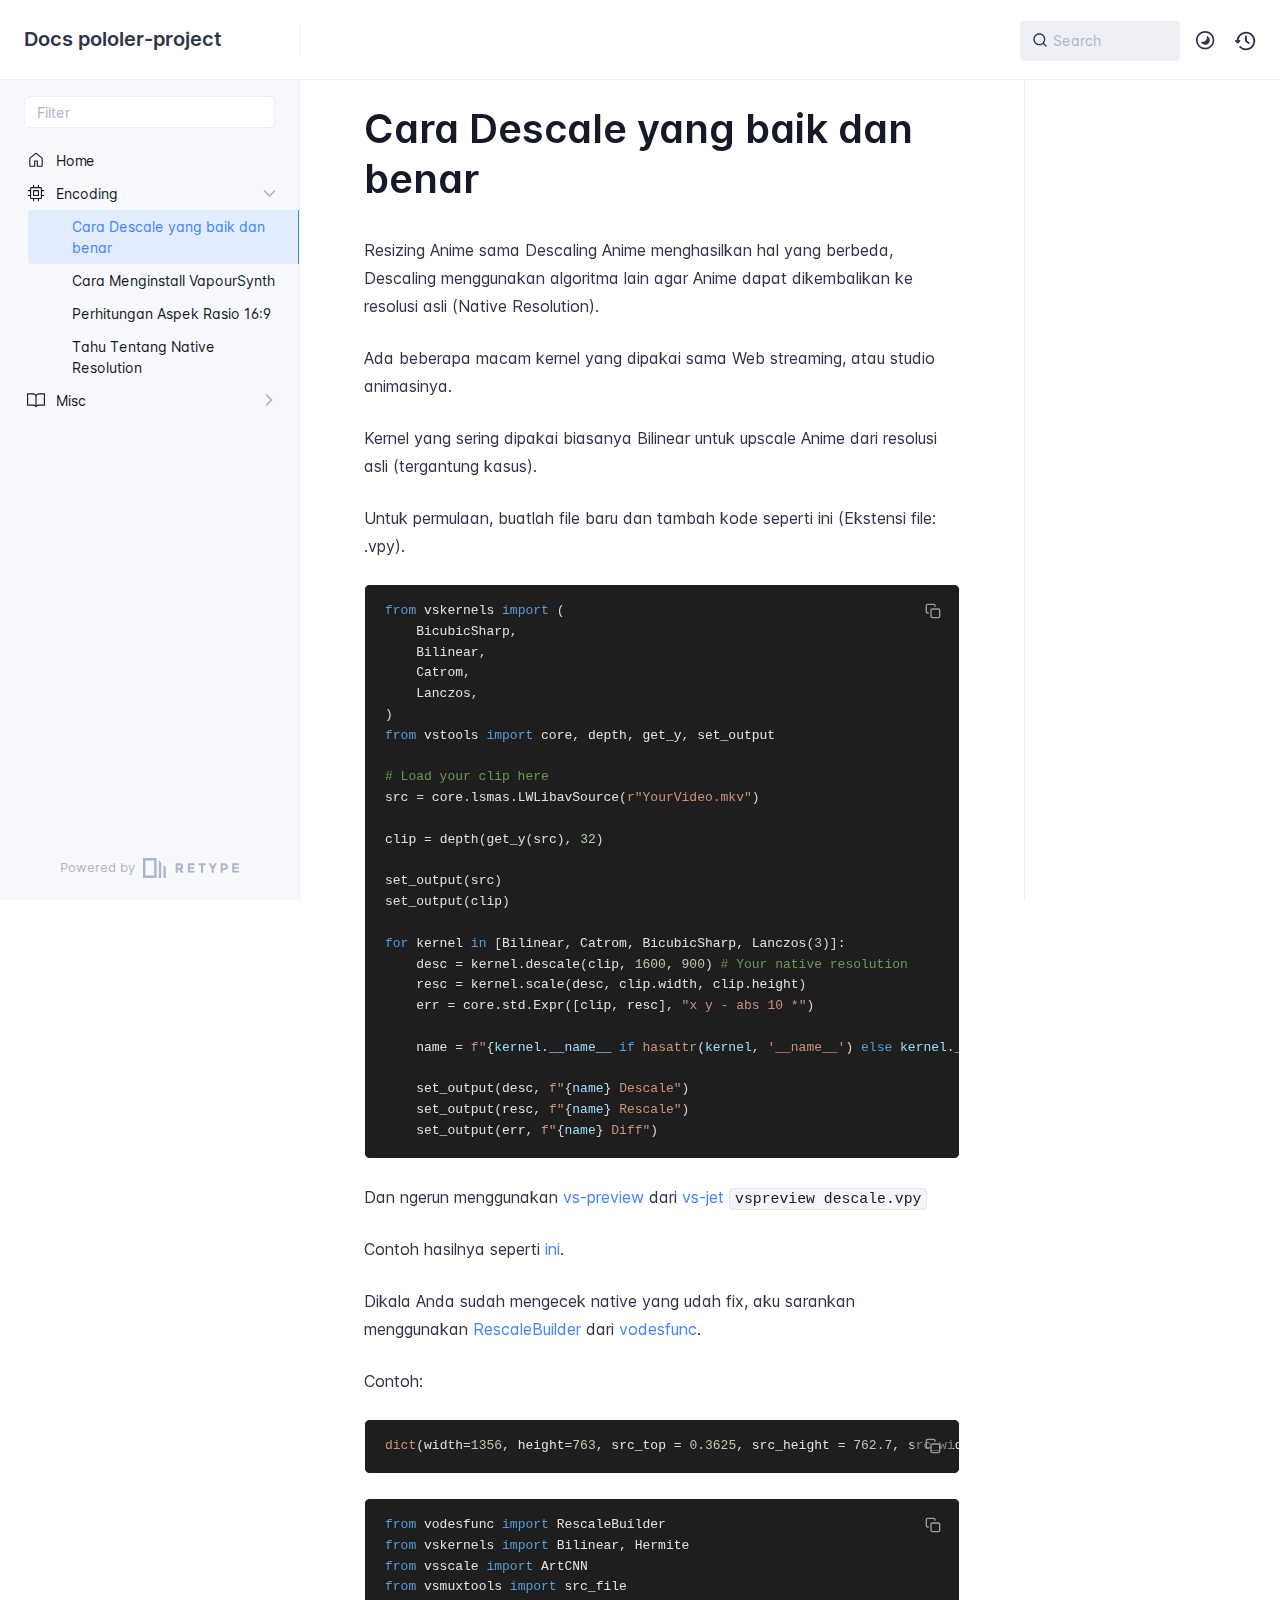
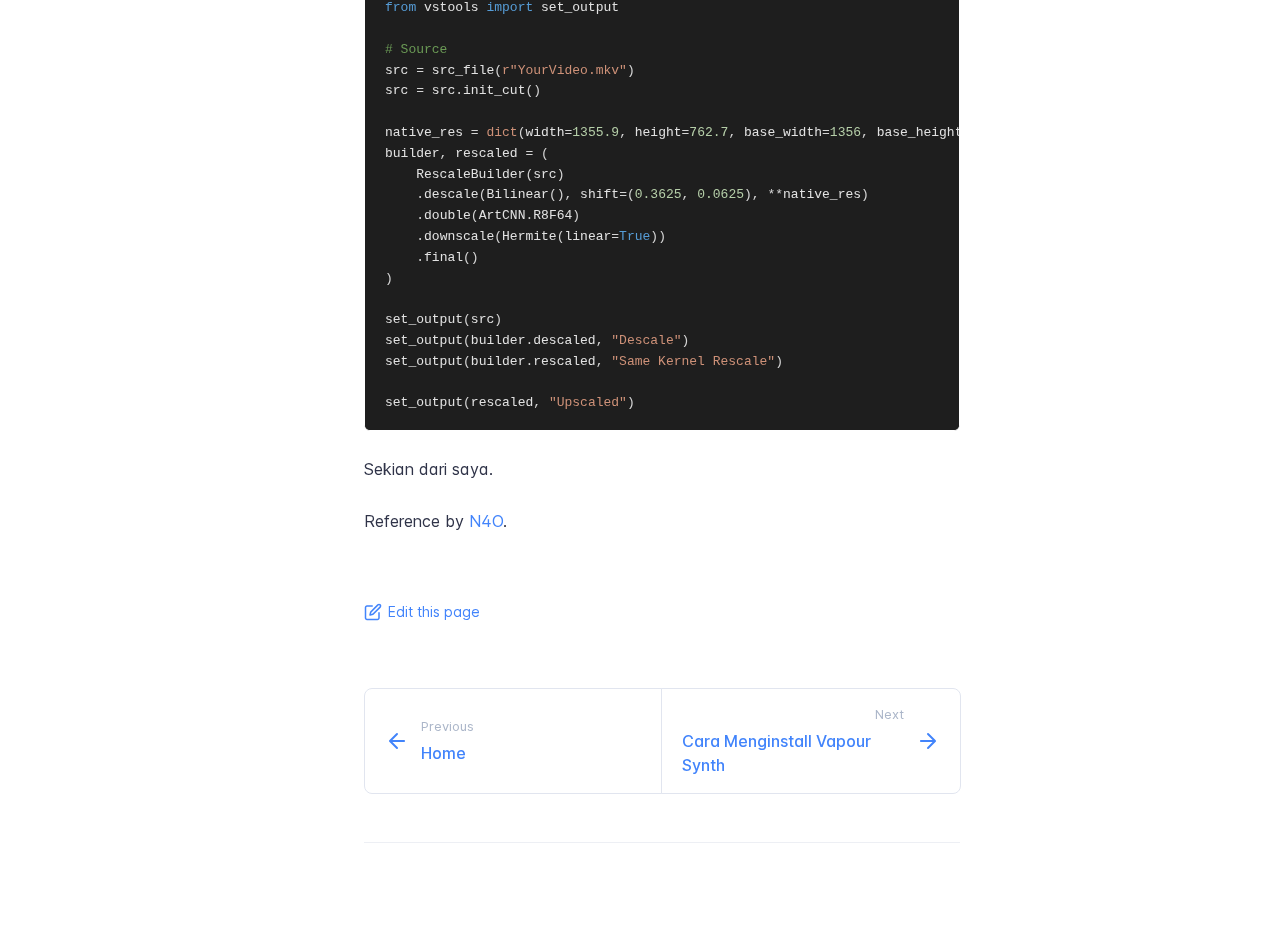
<file: encoding/teori-descaling/index.html>
<!DOCTYPE html>
<html lang="en" class="h-full">
<head>
    <meta charset="UTF-8">
    <meta name="viewport" content="width=device-width,initial-scale=1">
    <meta name="turbo-cache-control" content="no-cache" data-turbo-track="reload" data-track-token="3.7.0.798040795955">

    <!-- See retype.com -->
    <meta name="generator" content="Retype 3.7.0">

    <!-- Primary Meta Tags -->
    <title>Cara Descale yang baik dan benar</title>
    <meta name="title" content="Cara Descale yang baik dan benar">
    <meta name="description" content="Resizing Anime sama Descaling Anime menghasilkan hal yang berbeda, Descaling menggunakan algoritma lain agar Anime dapat dikembalikan ke resolusi...">

    <!-- Canonical -->
    <link rel="canonical" href="https://docs.pololer.my.id/encoding/teori-descaling/">

    <!-- Open Graph / Facebook -->
    <meta property="og:type" content="website">
    <meta property="og:url" content="https://docs.pololer.my.id/encoding/teori-descaling/">
    <meta property="og:title" content="Cara Descale yang baik dan benar">
    <meta property="og:description" content="Resizing Anime sama Descaling Anime menghasilkan hal yang berbeda, Descaling menggunakan algoritma lain agar Anime dapat dikembalikan ke resolusi...">

    <!-- Twitter -->
    <meta property="twitter:card" content="summary_large_image">
    <meta property="twitter:url" content="https://docs.pololer.my.id/encoding/teori-descaling/">
    <meta property="twitter:title" content="Cara Descale yang baik dan benar">
    <meta property="twitter:description" content="Resizing Anime sama Descaling Anime menghasilkan hal yang berbeda, Descaling menggunakan algoritma lain agar Anime dapat dikembalikan ke resolusi...">

    <script data-cfasync="false">(function () { var el = document.documentElement, m = localStorage.getItem("doc_theme"), wm = window.matchMedia; if (m === "dark" || (!m && wm && wm("(prefers-color-scheme: dark)").matches)) { el.classList.add("dark") } else { el.classList.remove("dark") } })();</script>

    <link href="../../resources/css/retype.css?v=3.7.0.798040795955" rel="stylesheet">

    <script data-cfasync="false" src="../../resources/js/config.js?v=3.7.0.798040795955" data-turbo-eval="false" defer></script>
    <script data-cfasync="false" src="../../resources/js/retype.js?v=3.7.0" data-turbo-eval="false" defer></script>
    <script id="lunr-js" data-cfasync="false" src="../../resources/js/lunr.js?v=3.7.0.798040795955" data-turbo-eval="false" defer></script>
    <script id="prism-js" data-cfasync="false" src="../../resources/js/prism.js?v=3.7.0.798040795955" defer></script>
</head>
<body>
    <div id="docs-app" class="relative text-base antialiased text-gray-700 bg-white font-body dark:bg-dark-850 dark:text-dark-300">
        <div class="absolute bottom-0 left-0 bg-gray-100 dark:bg-dark-800" style="top: 5rem; right: 50%"></div>
    
        <header id="docs-site-header" class="sticky top-0 z-30 flex w-full h-16 bg-white border-b border-gray-200 md:h-20 dark:bg-dark-850 dark:border-dark-650">
            <div class="container relative flex items-center justify-between pr-6 grow md:justify-start">
                <!-- Mobile menu button skeleton -->
                <button v-cloak class="skeleton docs-mobile-menu-button flex items-center justify-center shrink-0 overflow-hidden dark:text-white focus:outline-none rounded-full w-10 h-10 ml-3.5 md:hidden"><svg xmlns="http://www.w3.org/2000/svg" class="mb-px shrink-0" width="24" height="24" viewBox="0 0 24 24" role="presentation" style="margin-bottom: 0px;"><g fill="currentColor"><path d="M2 4h20v2H2zM2 11h20v2H2zM2 18h20v2H2z"></path></g></svg></button>
                <div v-cloak id="docs-sidebar-toggle"></div>
        
                <!-- Logo -->
                <div class="flex items-center justify-between h-full py-2 md:w-75">
                    <div class="flex items-center px-2 md:px-6">
                        <a id="docs-site-logo" href="../../" class="flex items-center leading-snug text-xl">
                            <span class="dark:text-white font-semibold line-clamp-1 md:line-clamp-2">Docs pololer-project</span>
                        </a>
                    </div>
        
                    <span class="hidden h-8 border-r md:inline-block dark:border-dark-650"></span>
                </div>
        
                <div class="flex justify-between md:grow">
                    <!-- Top Nav -->
                    <nav class="hidden md:flex">
                        <ul class="flex flex-col mb-4 md:pl-16 md:mb-0 md:flex-row md:items-center">
                            
                        </ul>
                    </nav>
        
                    <!-- Header Right Skeleton -->
                    <div v-cloak class="flex justify-end grow skeleton">
        
                        <!-- Search input mock -->
                        <div class="relative hidden w-40 lg:block lg:max-w-sm lg:ml-auto">
                            <div class="absolute flex items-center justify-center h-full pl-3 dark:text-dark-300">
                                <svg xmlns="http://www.w3.org/2000/svg" class="icon-base" width="16" height="16" viewBox="0 0 24 24" aria-labelledby="icon" role="presentation" style="margin-bottom: 1px;"><g fill="currentColor" ><path d="M21.71 20.29l-3.68-3.68A8.963 8.963 0 0020 11c0-4.96-4.04-9-9-9s-9 4.04-9 9 4.04 9 9 9c2.12 0 4.07-.74 5.61-1.97l3.68 3.68c.2.19.45.29.71.29s.51-.1.71-.29c.39-.39.39-1.03 0-1.42zM4 11c0-3.86 3.14-7 7-7s7 3.14 7 7c0 1.92-.78 3.66-2.04 4.93-.01.01-.02.01-.02.01-.01.01-.01.01-.01.02A6.98 6.98 0 0111 18c-3.86 0-7-3.14-7-7z" ></path></g></svg>
                            </div>
                            <input class="w-full h-10 placeholder-gray-400 transition-colors duration-200 ease-in bg-gray-200 border border-transparent rounded md:text-sm hover:bg-white hover:border-gray-300 focus:outline-none focus:bg-white focus:border-gray-500 dark:bg-dark-600 dark:border-dark-600 dark:placeholder-dark-400" style="padding: 0.625rem 0.75rem 0.625rem 2rem" type="text" placeholder="Search">
                        </div>
        
                        <!-- Mobile search button -->
                        <div class="flex items-center justify-center w-10 h-10 lg:hidden">
                            <svg xmlns="http://www.w3.org/2000/svg" class="shrink-0 icon-base" width="20" height="20" viewBox="0 0 24 24" aria-labelledby="icon" role="presentation" style="margin-bottom: 0px;"><g fill="currentColor" ><path d="M21.71 20.29l-3.68-3.68A8.963 8.963 0 0020 11c0-4.96-4.04-9-9-9s-9 4.04-9 9 4.04 9 9 9c2.12 0 4.07-.74 5.61-1.97l3.68 3.68c.2.19.45.29.71.29s.51-.1.71-.29c.39-.39.39-1.03 0-1.42zM4 11c0-3.86 3.14-7 7-7s7 3.14 7 7c0 1.92-.78 3.66-2.04 4.93-.01.01-.02.01-.02.01-.01.01-.01.01-.01.02A6.98 6.98 0 0111 18c-3.86 0-7-3.14-7-7z" ></path></g></svg>
                        </div>
        
                        <!-- Dark mode switch placeholder -->
                        <div class="w-10 h-10 lg:ml-2"></div>
        
                        <!-- History button -->
                        <div class="flex items-center justify-center w-10 h-10" style="margin-right: -0.625rem;">
                            <svg xmlns="http://www.w3.org/2000/svg" class="shrink-0 icon-base" width="22" height="22" viewBox="0 0 24 24" aria-labelledby="icon" role="presentation" style="margin-bottom: 0px;"><g fill="currentColor" ><g ><path d="M12.01 6.01c-.55 0-1 .45-1 1V12a1 1 0 00.4.8l3 2.22a.985.985 0 001.39-.2.996.996 0 00-.21-1.4l-2.6-1.92V7.01c.02-.55-.43-1-.98-1z"></path><path d="M12.01 1.91c-5.33 0-9.69 4.16-10.05 9.4l-.29-.26a.997.997 0 10-1.34 1.48l1.97 1.79c.19.17.43.26.67.26s.48-.09.67-.26l1.97-1.79a.997.997 0 10-1.34-1.48l-.31.28c.34-4.14 3.82-7.41 8.05-7.41 4.46 0 8.08 3.63 8.08 8.09s-3.63 8.08-8.08 8.08c-2.18 0-4.22-.85-5.75-2.4a.996.996 0 10-1.42 1.4 10.02 10.02 0 007.17 2.99c5.56 0 10.08-4.52 10.08-10.08.01-5.56-4.52-10.09-10.08-10.09z"></path></g></g></svg>
                        </div>
                    </div>
        
                    <div v-cloak class="flex justify-end grow">
                        <div id="docs-mobile-search-button"></div>
                        <doc-search-desktop></doc-search-desktop>
        
                        <doc-theme-switch class="lg:ml-2"></doc-theme-switch>
                        <doc-history></doc-history>
                    </div>
                </div>
            </div>
        </header>
    
        <div class="container relative flex bg-white">
            <!-- Sidebar Skeleton -->
            <div v-cloak class="fixed flex flex-col shrink-0 duration-300 ease-in-out bg-gray-100 border-gray-200 sidebar top-20 w-75 border-r h-screen md:sticky transition-transform skeleton dark:bg-dark-800 dark:border-dark-650">
            
                <div class="flex items-center h-16 px-6">
                    <input class="w-full h-8 px-3 py-2 transition-colors duration-200 ease-linear bg-white border border-gray-200 rounded shadow-none text-sm focus:outline-none focus:border-gray-600 dark:bg-dark-600 dark:border-dark-600" type="text" placeholder="Filter">
                </div>
            
                <div class="pl-6 mt-1 mb-4">
                    <div class="w-32 h-3 mb-4 bg-gray-200 rounded-full loading dark:bg-dark-600"></div>
                    <div class="w-48 h-3 mb-4 bg-gray-200 rounded-full loading dark:bg-dark-600"></div>
                    <div class="w-40 h-3 mb-4 bg-gray-200 rounded-full loading dark:bg-dark-600"></div>
                    <div class="w-32 h-3 mb-4 bg-gray-200 rounded-full loading dark:bg-dark-600"></div>
                    <div class="w-48 h-3 mb-4 bg-gray-200 rounded-full loading dark:bg-dark-600"></div>
                    <div class="w-40 h-3 mb-4 bg-gray-200 rounded-full loading dark:bg-dark-600"></div>
                </div>
            
                <div class="shrink-0 mt-auto bg-transparent dark:border-dark-650">
                    <a class="flex items-center justify-center flex-nowrap h-16 text-gray-400 dark:text-dark-400 hover:text-gray-700 dark:hover:text-dark-300 transition-colors duration-150 ease-in docs-powered-by" target="_blank" href="https://retype.com/" rel="noopener">
                        <span class="text-xs whitespace-nowrap">Powered by</span>
                        <svg xmlns="http://www.w3.org/2000/svg" class="ml-2" fill="currentColor" width="96" height="20" overflow="visible"><path d="M0 0v20h13.59V0H0zm11.15 17.54H2.44V2.46h8.71v15.08zM15.8 20h2.44V4.67L15.8 2.22zM20.45 6.89V20h2.44V9.34z"/><g><path d="M40.16 8.44c0 1.49-.59 2.45-1.75 2.88l2.34 3.32h-2.53l-2.04-2.96h-1.43v2.96h-2.06V5.36h3.5c1.43 0 2.46.24 3.07.73s.9 1.27.9 2.35zm-2.48 1.1c.26-.23.38-.59.38-1.09 0-.5-.13-.84-.4-1.03s-.73-.28-1.39-.28h-1.54v2.75h1.5c.72 0 1.2-.12 1.45-.35zM51.56 5.36V7.2h-4.59v1.91h4.13v1.76h-4.13v1.92h4.74v1.83h-6.79V5.36h6.64zM60.09 7.15v7.48h-2.06V7.15h-2.61V5.36h7.28v1.79h-2.61zM70.81 14.64h-2.06v-3.66l-3.19-5.61h2.23l1.99 3.45 1.99-3.45H74l-3.19 5.61v3.66zM83.99 6.19c.65.55.97 1.4.97 2.55s-.33 1.98-1 2.51-1.68.8-3.04.8h-1.23v2.59h-2.06V5.36h3.26c1.42 0 2.45.28 3.1.83zm-1.51 3.65c.25-.28.37-.69.37-1.22s-.16-.92-.48-1.14c-.32-.23-.82-.34-1.5-.34H79.7v3.12h1.38c.68 0 1.15-.14 1.4-.42zM95.85 5.36V7.2h-4.59v1.91h4.13v1.76h-4.13v1.92H96v1.83h-6.79V5.36h6.64z"/></g></svg>
                    </a>
                </div>
            </div>
            
            <!-- Sidebar component -->
            <doc-sidebar v-cloak>
                <template #sidebar-footer>
                    <div class="shrink-0 mt-auto border-t md:bg-transparent md:border-none dark:border-dark-650">
            
                        <a class="flex items-center justify-center flex-nowrap h-16 text-gray-400 dark:text-dark-400 hover:text-gray-700 dark:hover:text-dark-300 transition-colors duration-150 ease-in docs-powered-by" target="_blank" href="https://retype.com/" rel="noopener">
                            <span class="text-xs whitespace-nowrap">Powered by</span>
                            <svg xmlns="http://www.w3.org/2000/svg" class="ml-2" fill="currentColor" width="96" height="20" overflow="visible"><path d="M0 0v20h13.59V0H0zm11.15 17.54H2.44V2.46h8.71v15.08zM15.8 20h2.44V4.67L15.8 2.22zM20.45 6.89V20h2.44V9.34z"/><g><path d="M40.16 8.44c0 1.49-.59 2.45-1.75 2.88l2.34 3.32h-2.53l-2.04-2.96h-1.43v2.96h-2.06V5.36h3.5c1.43 0 2.46.24 3.07.73s.9 1.27.9 2.35zm-2.48 1.1c.26-.23.38-.59.38-1.09 0-.5-.13-.84-.4-1.03s-.73-.28-1.39-.28h-1.54v2.75h1.5c.72 0 1.2-.12 1.45-.35zM51.56 5.36V7.2h-4.59v1.91h4.13v1.76h-4.13v1.92h4.74v1.83h-6.79V5.36h6.64zM60.09 7.15v7.48h-2.06V7.15h-2.61V5.36h7.28v1.79h-2.61zM70.81 14.64h-2.06v-3.66l-3.19-5.61h2.23l1.99 3.45 1.99-3.45H74l-3.19 5.61v3.66zM83.99 6.19c.65.55.97 1.4.97 2.55s-.33 1.98-1 2.51-1.68.8-3.04.8h-1.23v2.59h-2.06V5.36h3.26c1.42 0 2.45.28 3.1.83zm-1.51 3.65c.25-.28.37-.69.37-1.22s-.16-.92-.48-1.14c-.32-.23-.82-.34-1.5-.34H79.7v3.12h1.38c.68 0 1.15-.14 1.4-.42zM95.85 5.36V7.2h-4.59v1.91h4.13v1.76h-4.13v1.92H96v1.83h-6.79V5.36h6.64z"/></g></svg>
                        </a>
                    </div>
                </template>
            </doc-sidebar>
    
            <div class="grow min-w-0 dark:bg-dark-850">
                <!-- Render "toolbar" template here on api pages --><!-- Render page content -->
                <div class="flex">
                    <div class="min-w-0 p-4 grow md:px-16">
                        <main class="relative pb-12 lg:pt-2">
                            <div class="docs-markdown" id="docs-content">
                                <!-- Rendered if sidebar right is enabled -->
                                <div id="docs-sidebar-right-toggle"></div>
                                <!-- Page content  -->
<doc-anchor-target id="cara-descale-yang-baik-dan-benar" class="break-words">
    <h1>
        <doc-anchor-trigger class="header-anchor-trigger" to="#cara-descale-yang-baik-dan-benar">#</doc-anchor-trigger>
        <span>Cara Descale yang baik dan benar</span>
    </h1>
</doc-anchor-target>
<p>Resizing Anime sama Descaling Anime menghasilkan hal yang berbeda, Descaling menggunakan algoritma lain agar Anime dapat dikembalikan ke resolusi asli (Native Resolution).</p>
<p>Ada beberapa macam kernel yang dipakai sama Web streaming, atau studio animasinya.</p>
<p>Kernel yang sering dipakai biasanya Bilinear untuk upscale Anime dari resolusi asli (tergantung kasus).</p>
<p>Untuk permulaan, buatlah file baru dan tambah kode seperti ini (Ekstensi file: .vpy).</p>
<div class="codeblock-wrapper"><doc-codeblock>
<pre class="language-python"><code v-pre class="language-python">from vskernels import (
    BicubicSharp,
    Bilinear,
    Catrom,
    Lanczos,
)
from vstools import core, depth, get_y, set_output

# Load your clip here
src = core.lsmas.LWLibavSource(r&quot;YourVideo.mkv&quot;)

clip = depth(get_y(src), 32)

set_output(src)
set_output(clip)

for kernel in [Bilinear, Catrom, BicubicSharp, Lanczos(3)]:
    desc = kernel.descale(clip, 1600, 900) # Your native resolution
    resc = kernel.scale(desc, clip.width, clip.height)
    err = core.std.Expr([clip, resc], &quot;x y - abs 10 *&quot;)

    name = f&quot;{kernel.__name__ if hasattr(kernel, '__name__') else kernel.__class__.__name__}&quot;

    set_output(desc, f&quot;{name} Descale&quot;)
    set_output(resc, f&quot;{name} Rescale&quot;)
    set_output(err, f&quot;{name} Diff&quot;)</code></pre>
</doc-codeblock></div>
<p>Dan ngerun menggunakan <a href="https://github.com/Jaded-Encoding-Thaumaturgy/vs-preview">vs-preview</a> dari <a href="https://github.com/Jaded-Encoding-Thaumaturgy/vs-jet">vs-jet</a> <code v-pre>vspreview descale.vpy</code></p>
<p>Contoh hasilnya seperti <a href="https://slow.pics/c/49QvOKoW">ini</a>.</p>
<p>Dikala Anda sudah mengecek native yang udah fix, aku sarankan menggunakan <a href="https://muxtools.vodes.pw/vodesfunc/rescale/#vodesfunc.rescale.RescaleBuilder">RescaleBuilder</a> dari <a href="https://github.com/Vodes/vodesfunc">vodesfunc</a>.</p>
<p>Contoh:</p>
<div class="codeblock-wrapper"><doc-codeblock>
<pre class="language-python"><code v-pre class="language-python">dict(width=1356, height=763, src_top = 0.3625, src_height = 762.7, src_width=1355.9, src_left=0.0625)</code></pre>
</doc-codeblock></div>
<div class="codeblock-wrapper"><doc-codeblock>
<pre class="language-python"><code v-pre class="language-python">from vodesfunc import RescaleBuilder
from vskernels import Bilinear, Hermite
from vsscale import ArtCNN
from vsmuxtools import src_file
from vstools import set_output

# Source
src = src_file(r&quot;YourVideo.mkv&quot;)
src = src.init_cut()

native_res = dict(width=1355.9, height=762.7, base_width=1356, base_height=763)
builder, rescaled = (
    RescaleBuilder(src)
    .descale(Bilinear(), shift=(0.3625, 0.0625), **native_res)
    .double(ArtCNN.R8F64)
    .downscale(Hermite(linear=True))
    .final()
)

set_output(src)
set_output(builder.descaled, &quot;Descale&quot;)
set_output(builder.rescaled, &quot;Same Kernel Rescale&quot;)

set_output(rescaled, &quot;Upscaled&quot;)</code></pre>
</doc-codeblock></div>
<p>Sekian dari saya.</p>
<p>Reference by <a href="https://blog.n4o.xyz/posts/descalingvideo">N4O</a>.</p>

                                
                                <!-- Required only on API pages -->
                                <doc-toolbar-member-filter-no-results></doc-toolbar-member-filter-no-results>
                            </div>
                            <footer class="clear-both">
                                <div class="flex flex-wrap items-center justify-between mt-14">
                                    <a class="my-2.5 inline-flex items-center text-sm whitespace-nowrap text-blue-500 dark:text-blue-400 hover:text-blue-700 hover:underline" href="https://github.com/Aruh1/dedocs/edit/master/docs/encoding/Teori-Descaling.md" target="_blank" rel="noopener">
                                        <svg class="mr-1.5" xmlns="http://www.w3.org/2000/svg" width="18" height="18" viewBox="0 0 24 24" fill="currentColor" overflow="visible"><path d="M20 12c-.55 0-1 .45-1 1v7c0 .55-.45 1-1 1H4c-.55 0-1-.45-1-1V6c0-.55.45-1 1-1h7c.55 0 1-.45 1-1s-.45-1-1-1H4C2.35 3 1 4.35 1 6v14c0 1.65 1.35 3 3 3h14c1.65 0 3-1.35 3-3v-7c0-.55-.45-1-1-1z" /><path d="M22.21 1.79c-1.18-1.18-3.24-1.18-4.41 0l-9.5 9.5c-.13.13-.22.29-.26.46l-1 4c-.08.34.01.7.26.95.18.2.44.3.7.3.08 0 .16-.01.24-.03l4-1c.18-.04.34-.13.46-.26l9.5-9.5c1.22-1.22 1.22-3.2.01-4.42zm-1.42 3l-9.3 9.3-2.11.53.53-2.11 9.3-9.3c.42-.42 1.16-.42 1.59 0 .43.43.43 1.15-.01 1.58z" /><path fill="none" d="M0 0h24v24H0z" /></svg>
                                        <span>Edit this page</span>
                                    </a>
                                </div>
                            
                                <nav class="flex mt-14">
                                    <div class="w-1/2">
                                        <a class="px-5 py-4 h-full flex items-center break-normal font-medium text-blue-500 dark:text-blue-400 border border-gray-300 hover:border-gray-400 dark:border-dark-650 dark:hover:border-dark-450 rounded-l-lg transition-colors duration-150 relative hover:z-5" href="../../">
                                            <svg xmlns="http://www.w3.org/2000/svg" class="mr-3" width="24" height="24" viewBox="0 0 24 24" fill="currentColor" overflow="visible"><path d="M19 11H7.41l5.29-5.29a.996.996 0 10-1.41-1.41l-7 7a1 1 0 000 1.42l7 7a1.024 1.024 0 001.42-.01.996.996 0 000-1.41L7.41 13H19c.55 0 1-.45 1-1s-.45-1-1-1z" /><path fill="none" d="M0 0h24v24H0z" /></svg>
                                            <span>
                                                <span class="block text-xs font-normal text-gray-400 dark:text-dark-400">Previous</span>
                                                <span class="block mt-1">Home</span>
                                            </span>
                                        </a>
                                    </div>
                            
                                    <div class="w-1/2">
                                        <a class="px-5 py-4 -mx-px h-full flex items-center justify-end break-normal font-medium text-blue-500 dark:text-blue-400 border border-gray-300 hover:border-gray-400 dark:border-dark-650 dark:hover:border-dark-450 rounded-r-lg transition-colors duration-150 relative hover:z-5" href="../../encoding/cara-menginstall-vapoursynth/">
                                            <span>
                                                <span class="block text-xs font-normal text-right text-gray-400 dark:text-dark-400">Next</span>
                                                <span class="block mt-1">Cara Menginstall Vapour​Synth</span>
                                            </span>
                                            <svg xmlns="http://www.w3.org/2000/svg" class="ml-3" width="24" height="24" viewBox="0 0 24 24" fill="currentColor" overflow="visible"><path d="M19.92 12.38a1 1 0 00-.22-1.09l-7-7a.996.996 0 10-1.41 1.41l5.3 5.3H5c-.55 0-1 .45-1 1s.45 1 1 1h11.59l-5.29 5.29a.996.996 0 000 1.41c.19.2.44.3.7.3s.51-.1.71-.29l7-7c.09-.09.16-.21.21-.33z" /><path fill="none" d="M0 0h24v24H0z" /></svg>
                                        </a>
                                    </div>
                                </nav>
                            </footer>
                        </main>
                
                        <div class="border-t dark:border-dark-650 pt-6 mb-8">
                            <footer class="flex flex-wrap items-center justify-between">
                                <div>
                                    <ul class="flex flex-wrap items-center text-sm">
                                    </ul>
                                </div>
                                <div class="docs-copyright py-2 text-gray-500 dark:text-dark-350 text-sm leading-relaxed"></div>
                            </footer>
                        </div>
                    </div>
                
                    <!-- Rendered if sidebar right is enabled -->
                    <!-- Sidebar right skeleton-->
                    <div v-cloak class="fixed top-0 bottom-0 right-0 translate-x-full bg-white border-gray-200 lg:sticky lg:border-l lg:shrink-0 lg:pt-6 lg:transform-none sm:w-1/2 lg:w-64 lg:z-0 md:w-104 sidebar-right skeleton dark:bg-dark-850 dark:border-dark-650">
                        <div class="pl-5">
                            <div class="w-32 h-3 mb-4 bg-gray-200 dark:bg-dark-600 rounded-full loading"></div>
                            <div class="w-48 h-3 mb-4 bg-gray-200 dark:bg-dark-600 rounded-full loading"></div>
                            <div class="w-40 h-3 mb-4 bg-gray-200 dark:bg-dark-600 rounded-full loading"></div>
                        </div>
                    </div>
                
                    <!-- User should be able to hide sidebar right -->
                    <doc-sidebar-right v-cloak></doc-sidebar-right>
                </div>

            </div>
        </div>
    
        <doc-search-mobile></doc-search-mobile>
        <doc-back-to-top></doc-back-to-top>
    </div>


    <div id="docs-overlay-target"></div>

    <script data-cfasync="false">window.__DOCS__ = { "title": "Cara Descale yang baik dan benar", level: 2, icon: "file", hasPrism: true, hasMermaid: false, hasMath: false, tocDepth: 23 }</script>
</body>
</html>
</file>
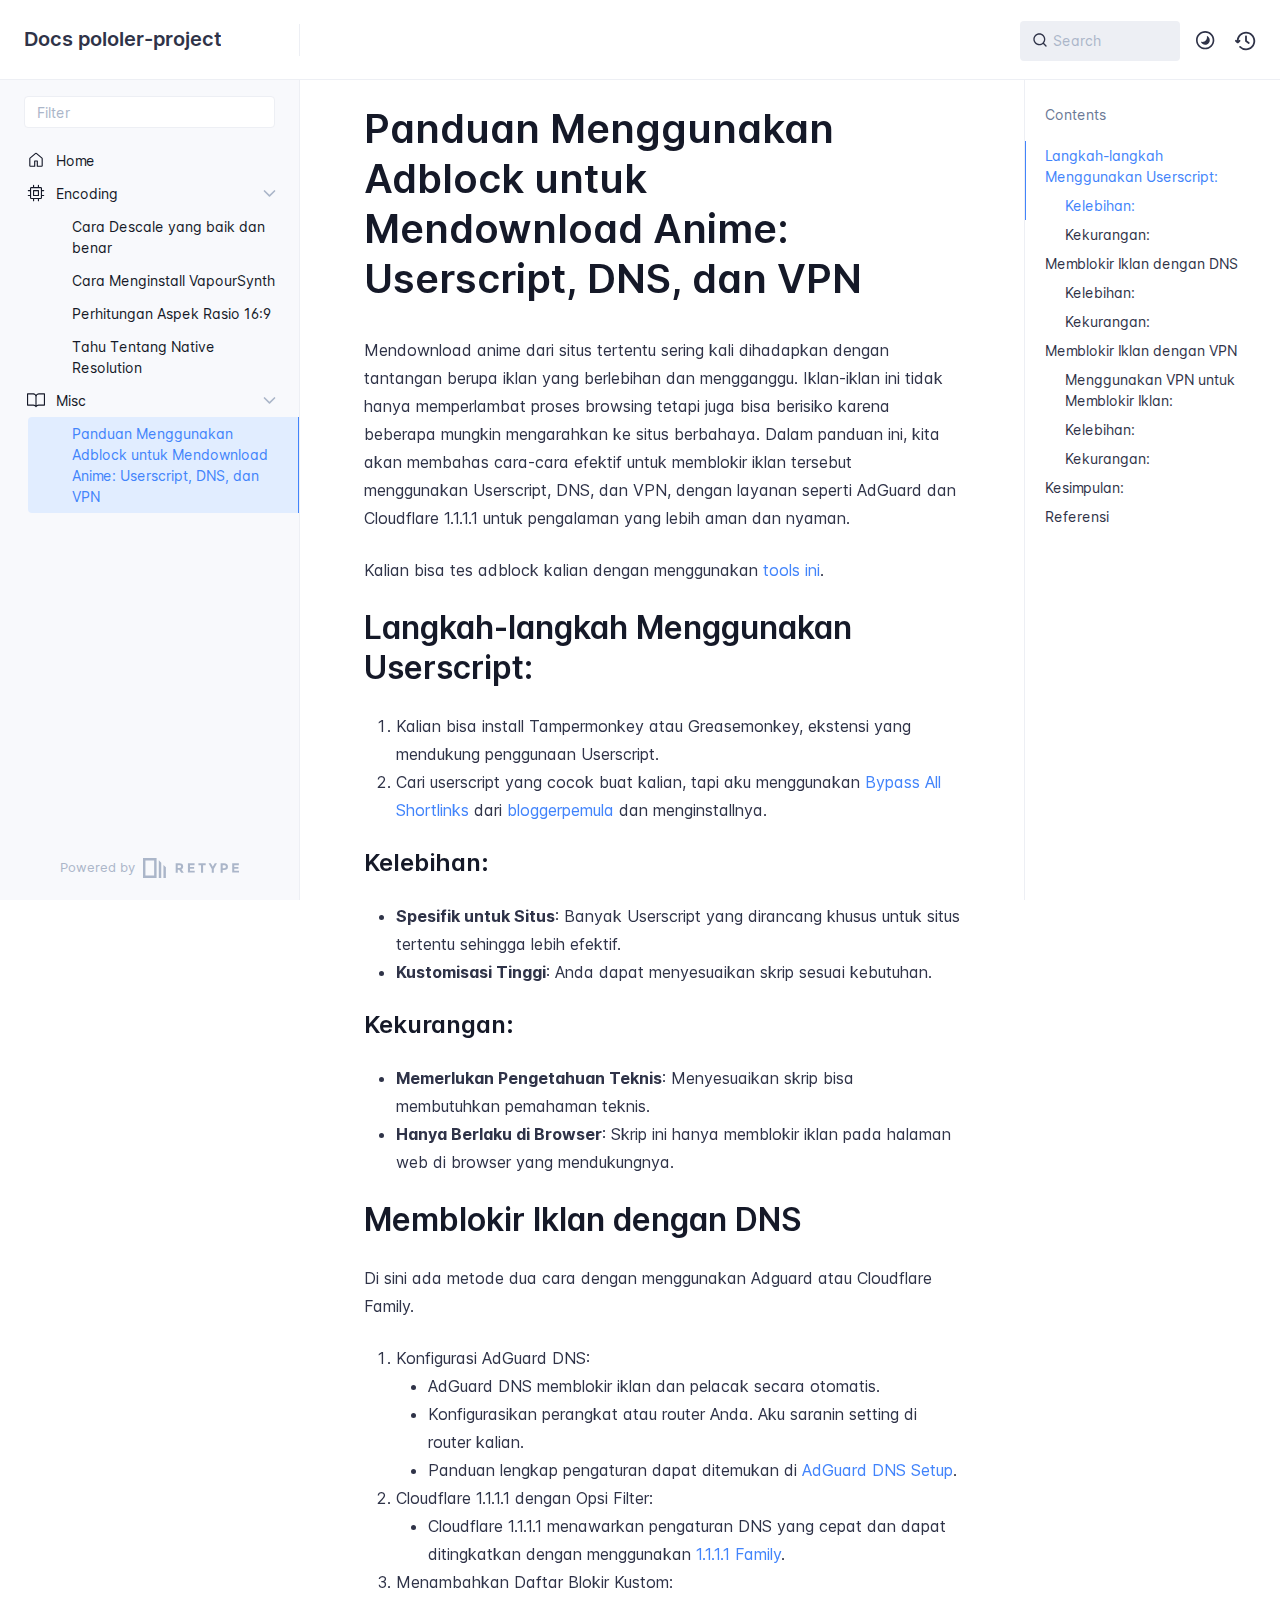
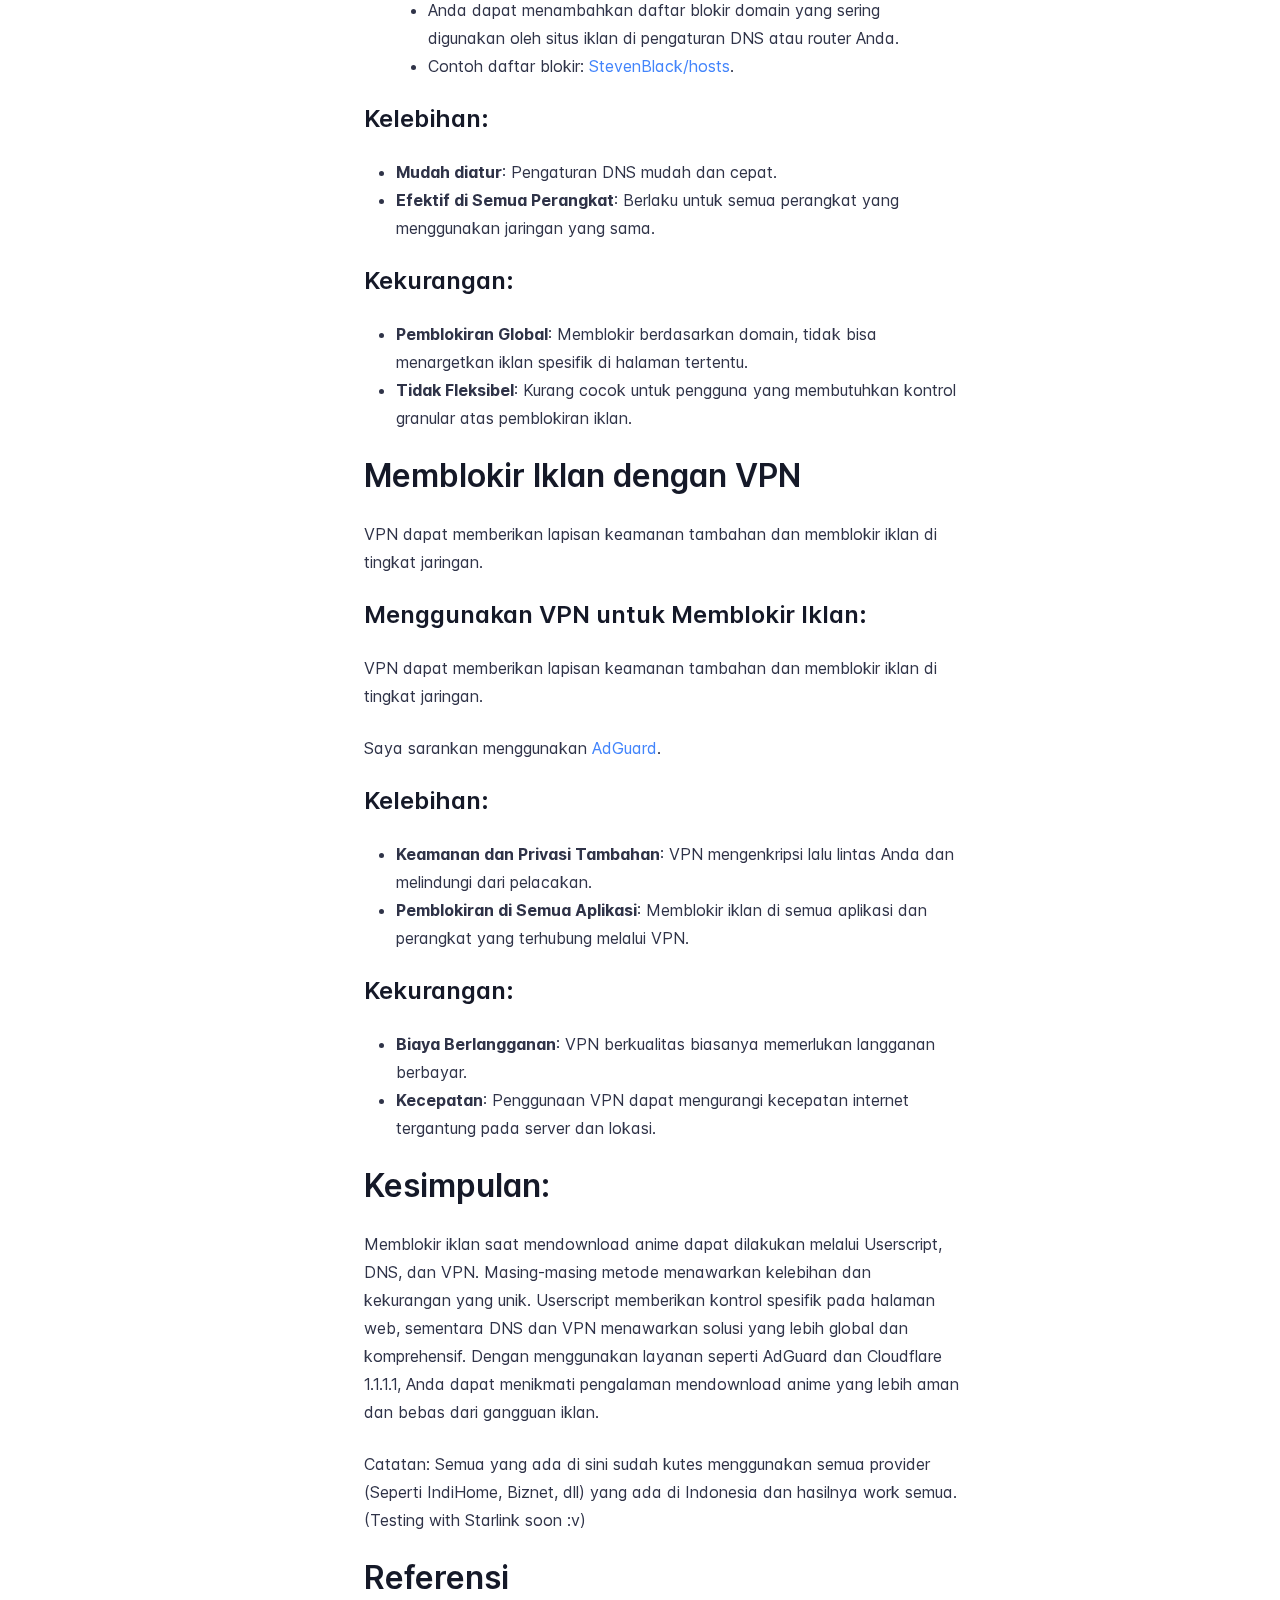
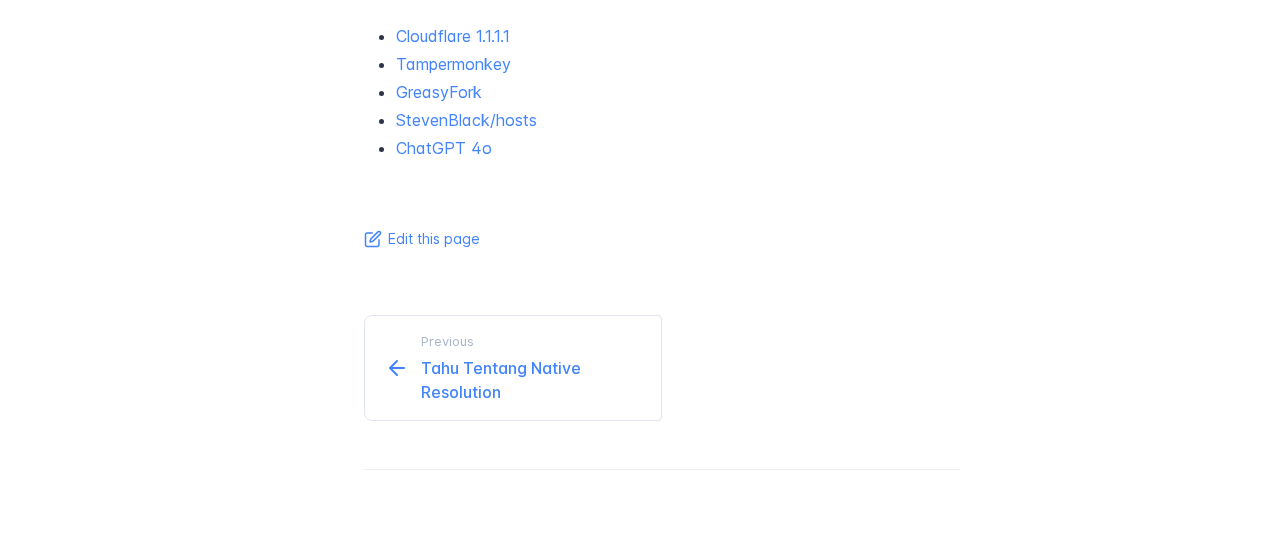
<file: misc/adblock/index.html>
<!DOCTYPE html>
<html lang="en" class="h-full">
<head>
    <meta charset="UTF-8">
    <meta name="viewport" content="width=device-width,initial-scale=1">
    <meta name="turbo-cache-control" content="no-cache" data-turbo-track="reload" data-track-token="3.7.0.798040795955">

    <!-- See retype.com -->
    <meta name="generator" content="Retype 3.7.0">

    <!-- Primary Meta Tags -->
    <title>Panduan Menggunakan Adblock untuk Mendownload Anime: Userscript, DNS, dan VPN</title>
    <meta name="title" content="Panduan Menggunakan Adblock untuk Mendownload Anime: Userscript, DNS, dan VPN">
    <meta name="description" content="Mendownload anime dari situs tertentu sering kali dihadapkan dengan tantangan berupa iklan yang berlebihan dan mengganggu.">

    <!-- Canonical -->
    <link rel="canonical" href="https://docs.pololer.my.id/misc/adblock/">

    <!-- Open Graph / Facebook -->
    <meta property="og:type" content="website">
    <meta property="og:url" content="https://docs.pololer.my.id/misc/adblock/">
    <meta property="og:title" content="Panduan Menggunakan Adblock untuk Mendownload Anime: Userscript, DNS, dan VPN">
    <meta property="og:description" content="Mendownload anime dari situs tertentu sering kali dihadapkan dengan tantangan berupa iklan yang berlebihan dan mengganggu.">

    <!-- Twitter -->
    <meta property="twitter:card" content="summary_large_image">
    <meta property="twitter:url" content="https://docs.pololer.my.id/misc/adblock/">
    <meta property="twitter:title" content="Panduan Menggunakan Adblock untuk Mendownload Anime: Userscript, DNS, dan VPN">
    <meta property="twitter:description" content="Mendownload anime dari situs tertentu sering kali dihadapkan dengan tantangan berupa iklan yang berlebihan dan mengganggu.">

    <script data-cfasync="false">(function () { var el = document.documentElement, m = localStorage.getItem("doc_theme"), wm = window.matchMedia; if (m === "dark" || (!m && wm && wm("(prefers-color-scheme: dark)").matches)) { el.classList.add("dark") } else { el.classList.remove("dark") } })();</script>

    <link href="../../resources/css/retype.css?v=3.7.0.798040795955" rel="stylesheet">

    <script data-cfasync="false" src="../../resources/js/config.js?v=3.7.0.798040795955" data-turbo-eval="false" defer></script>
    <script data-cfasync="false" src="../../resources/js/retype.js?v=3.7.0" data-turbo-eval="false" defer></script>
    <script id="lunr-js" data-cfasync="false" src="../../resources/js/lunr.js?v=3.7.0.798040795955" data-turbo-eval="false" defer></script>
</head>
<body>
    <div id="docs-app" class="relative text-base antialiased text-gray-700 bg-white font-body dark:bg-dark-850 dark:text-dark-300">
        <div class="absolute bottom-0 left-0 bg-gray-100 dark:bg-dark-800" style="top: 5rem; right: 50%"></div>
    
        <header id="docs-site-header" class="sticky top-0 z-30 flex w-full h-16 bg-white border-b border-gray-200 md:h-20 dark:bg-dark-850 dark:border-dark-650">
            <div class="container relative flex items-center justify-between pr-6 grow md:justify-start">
                <!-- Mobile menu button skeleton -->
                <button v-cloak class="skeleton docs-mobile-menu-button flex items-center justify-center shrink-0 overflow-hidden dark:text-white focus:outline-none rounded-full w-10 h-10 ml-3.5 md:hidden"><svg xmlns="http://www.w3.org/2000/svg" class="mb-px shrink-0" width="24" height="24" viewBox="0 0 24 24" role="presentation" style="margin-bottom: 0px;"><g fill="currentColor"><path d="M2 4h20v2H2zM2 11h20v2H2zM2 18h20v2H2z"></path></g></svg></button>
                <div v-cloak id="docs-sidebar-toggle"></div>
        
                <!-- Logo -->
                <div class="flex items-center justify-between h-full py-2 md:w-75">
                    <div class="flex items-center px-2 md:px-6">
                        <a id="docs-site-logo" href="../../" class="flex items-center leading-snug text-xl">
                            <span class="dark:text-white font-semibold line-clamp-1 md:line-clamp-2">Docs pololer-project</span>
                        </a>
                    </div>
        
                    <span class="hidden h-8 border-r md:inline-block dark:border-dark-650"></span>
                </div>
        
                <div class="flex justify-between md:grow">
                    <!-- Top Nav -->
                    <nav class="hidden md:flex">
                        <ul class="flex flex-col mb-4 md:pl-16 md:mb-0 md:flex-row md:items-center">
                            
                        </ul>
                    </nav>
        
                    <!-- Header Right Skeleton -->
                    <div v-cloak class="flex justify-end grow skeleton">
        
                        <!-- Search input mock -->
                        <div class="relative hidden w-40 lg:block lg:max-w-sm lg:ml-auto">
                            <div class="absolute flex items-center justify-center h-full pl-3 dark:text-dark-300">
                                <svg xmlns="http://www.w3.org/2000/svg" class="icon-base" width="16" height="16" viewBox="0 0 24 24" aria-labelledby="icon" role="presentation" style="margin-bottom: 1px;"><g fill="currentColor" ><path d="M21.71 20.29l-3.68-3.68A8.963 8.963 0 0020 11c0-4.96-4.04-9-9-9s-9 4.04-9 9 4.04 9 9 9c2.12 0 4.07-.74 5.61-1.97l3.68 3.68c.2.19.45.29.71.29s.51-.1.71-.29c.39-.39.39-1.03 0-1.42zM4 11c0-3.86 3.14-7 7-7s7 3.14 7 7c0 1.92-.78 3.66-2.04 4.93-.01.01-.02.01-.02.01-.01.01-.01.01-.01.02A6.98 6.98 0 0111 18c-3.86 0-7-3.14-7-7z" ></path></g></svg>
                            </div>
                            <input class="w-full h-10 placeholder-gray-400 transition-colors duration-200 ease-in bg-gray-200 border border-transparent rounded md:text-sm hover:bg-white hover:border-gray-300 focus:outline-none focus:bg-white focus:border-gray-500 dark:bg-dark-600 dark:border-dark-600 dark:placeholder-dark-400" style="padding: 0.625rem 0.75rem 0.625rem 2rem" type="text" placeholder="Search">
                        </div>
        
                        <!-- Mobile search button -->
                        <div class="flex items-center justify-center w-10 h-10 lg:hidden">
                            <svg xmlns="http://www.w3.org/2000/svg" class="shrink-0 icon-base" width="20" height="20" viewBox="0 0 24 24" aria-labelledby="icon" role="presentation" style="margin-bottom: 0px;"><g fill="currentColor" ><path d="M21.71 20.29l-3.68-3.68A8.963 8.963 0 0020 11c0-4.96-4.04-9-9-9s-9 4.04-9 9 4.04 9 9 9c2.12 0 4.07-.74 5.61-1.97l3.68 3.68c.2.19.45.29.71.29s.51-.1.71-.29c.39-.39.39-1.03 0-1.42zM4 11c0-3.86 3.14-7 7-7s7 3.14 7 7c0 1.92-.78 3.66-2.04 4.93-.01.01-.02.01-.02.01-.01.01-.01.01-.01.02A6.98 6.98 0 0111 18c-3.86 0-7-3.14-7-7z" ></path></g></svg>
                        </div>
        
                        <!-- Dark mode switch placeholder -->
                        <div class="w-10 h-10 lg:ml-2"></div>
        
                        <!-- History button -->
                        <div class="flex items-center justify-center w-10 h-10" style="margin-right: -0.625rem;">
                            <svg xmlns="http://www.w3.org/2000/svg" class="shrink-0 icon-base" width="22" height="22" viewBox="0 0 24 24" aria-labelledby="icon" role="presentation" style="margin-bottom: 0px;"><g fill="currentColor" ><g ><path d="M12.01 6.01c-.55 0-1 .45-1 1V12a1 1 0 00.4.8l3 2.22a.985.985 0 001.39-.2.996.996 0 00-.21-1.4l-2.6-1.92V7.01c.02-.55-.43-1-.98-1z"></path><path d="M12.01 1.91c-5.33 0-9.69 4.16-10.05 9.4l-.29-.26a.997.997 0 10-1.34 1.48l1.97 1.79c.19.17.43.26.67.26s.48-.09.67-.26l1.97-1.79a.997.997 0 10-1.34-1.48l-.31.28c.34-4.14 3.82-7.41 8.05-7.41 4.46 0 8.08 3.63 8.08 8.09s-3.63 8.08-8.08 8.08c-2.18 0-4.22-.85-5.75-2.4a.996.996 0 10-1.42 1.4 10.02 10.02 0 007.17 2.99c5.56 0 10.08-4.52 10.08-10.08.01-5.56-4.52-10.09-10.08-10.09z"></path></g></g></svg>
                        </div>
                    </div>
        
                    <div v-cloak class="flex justify-end grow">
                        <div id="docs-mobile-search-button"></div>
                        <doc-search-desktop></doc-search-desktop>
        
                        <doc-theme-switch class="lg:ml-2"></doc-theme-switch>
                        <doc-history></doc-history>
                    </div>
                </div>
            </div>
        </header>
    
        <div class="container relative flex bg-white">
            <!-- Sidebar Skeleton -->
            <div v-cloak class="fixed flex flex-col shrink-0 duration-300 ease-in-out bg-gray-100 border-gray-200 sidebar top-20 w-75 border-r h-screen md:sticky transition-transform skeleton dark:bg-dark-800 dark:border-dark-650">
            
                <div class="flex items-center h-16 px-6">
                    <input class="w-full h-8 px-3 py-2 transition-colors duration-200 ease-linear bg-white border border-gray-200 rounded shadow-none text-sm focus:outline-none focus:border-gray-600 dark:bg-dark-600 dark:border-dark-600" type="text" placeholder="Filter">
                </div>
            
                <div class="pl-6 mt-1 mb-4">
                    <div class="w-32 h-3 mb-4 bg-gray-200 rounded-full loading dark:bg-dark-600"></div>
                    <div class="w-48 h-3 mb-4 bg-gray-200 rounded-full loading dark:bg-dark-600"></div>
                    <div class="w-40 h-3 mb-4 bg-gray-200 rounded-full loading dark:bg-dark-600"></div>
                    <div class="w-32 h-3 mb-4 bg-gray-200 rounded-full loading dark:bg-dark-600"></div>
                    <div class="w-48 h-3 mb-4 bg-gray-200 rounded-full loading dark:bg-dark-600"></div>
                    <div class="w-40 h-3 mb-4 bg-gray-200 rounded-full loading dark:bg-dark-600"></div>
                </div>
            
                <div class="shrink-0 mt-auto bg-transparent dark:border-dark-650">
                    <a class="flex items-center justify-center flex-nowrap h-16 text-gray-400 dark:text-dark-400 hover:text-gray-700 dark:hover:text-dark-300 transition-colors duration-150 ease-in docs-powered-by" target="_blank" href="https://retype.com/" rel="noopener">
                        <span class="text-xs whitespace-nowrap">Powered by</span>
                        <svg xmlns="http://www.w3.org/2000/svg" class="ml-2" fill="currentColor" width="96" height="20" overflow="visible"><path d="M0 0v20h13.59V0H0zm11.15 17.54H2.44V2.46h8.71v15.08zM15.8 20h2.44V4.67L15.8 2.22zM20.45 6.89V20h2.44V9.34z"/><g><path d="M40.16 8.44c0 1.49-.59 2.45-1.75 2.88l2.34 3.32h-2.53l-2.04-2.96h-1.43v2.96h-2.06V5.36h3.5c1.43 0 2.46.24 3.07.73s.9 1.27.9 2.35zm-2.48 1.1c.26-.23.38-.59.38-1.09 0-.5-.13-.84-.4-1.03s-.73-.28-1.39-.28h-1.54v2.75h1.5c.72 0 1.2-.12 1.45-.35zM51.56 5.36V7.2h-4.59v1.91h4.13v1.76h-4.13v1.92h4.74v1.83h-6.79V5.36h6.64zM60.09 7.15v7.48h-2.06V7.15h-2.61V5.36h7.28v1.79h-2.61zM70.81 14.64h-2.06v-3.66l-3.19-5.61h2.23l1.99 3.45 1.99-3.45H74l-3.19 5.61v3.66zM83.99 6.19c.65.55.97 1.4.97 2.55s-.33 1.98-1 2.51-1.68.8-3.04.8h-1.23v2.59h-2.06V5.36h3.26c1.42 0 2.45.28 3.1.83zm-1.51 3.65c.25-.28.37-.69.37-1.22s-.16-.92-.48-1.14c-.32-.23-.82-.34-1.5-.34H79.7v3.12h1.38c.68 0 1.15-.14 1.4-.42zM95.85 5.36V7.2h-4.59v1.91h4.13v1.76h-4.13v1.92H96v1.83h-6.79V5.36h6.64z"/></g></svg>
                    </a>
                </div>
            </div>
            
            <!-- Sidebar component -->
            <doc-sidebar v-cloak>
                <template #sidebar-footer>
                    <div class="shrink-0 mt-auto border-t md:bg-transparent md:border-none dark:border-dark-650">
            
                        <a class="flex items-center justify-center flex-nowrap h-16 text-gray-400 dark:text-dark-400 hover:text-gray-700 dark:hover:text-dark-300 transition-colors duration-150 ease-in docs-powered-by" target="_blank" href="https://retype.com/" rel="noopener">
                            <span class="text-xs whitespace-nowrap">Powered by</span>
                            <svg xmlns="http://www.w3.org/2000/svg" class="ml-2" fill="currentColor" width="96" height="20" overflow="visible"><path d="M0 0v20h13.59V0H0zm11.15 17.54H2.44V2.46h8.71v15.08zM15.8 20h2.44V4.67L15.8 2.22zM20.45 6.89V20h2.44V9.34z"/><g><path d="M40.16 8.44c0 1.49-.59 2.45-1.75 2.88l2.34 3.32h-2.53l-2.04-2.96h-1.43v2.96h-2.06V5.36h3.5c1.43 0 2.46.24 3.07.73s.9 1.27.9 2.35zm-2.48 1.1c.26-.23.38-.59.38-1.09 0-.5-.13-.84-.4-1.03s-.73-.28-1.39-.28h-1.54v2.75h1.5c.72 0 1.2-.12 1.45-.35zM51.56 5.36V7.2h-4.59v1.91h4.13v1.76h-4.13v1.92h4.74v1.83h-6.79V5.36h6.64zM60.09 7.15v7.48h-2.06V7.15h-2.61V5.36h7.28v1.79h-2.61zM70.81 14.64h-2.06v-3.66l-3.19-5.61h2.23l1.99 3.45 1.99-3.45H74l-3.19 5.61v3.66zM83.99 6.19c.65.55.97 1.4.97 2.55s-.33 1.98-1 2.51-1.68.8-3.04.8h-1.23v2.59h-2.06V5.36h3.26c1.42 0 2.45.28 3.1.83zm-1.51 3.65c.25-.28.37-.69.37-1.22s-.16-.92-.48-1.14c-.32-.23-.82-.34-1.5-.34H79.7v3.12h1.38c.68 0 1.15-.14 1.4-.42zM95.85 5.36V7.2h-4.59v1.91h4.13v1.76h-4.13v1.92H96v1.83h-6.79V5.36h6.64z"/></g></svg>
                        </a>
                    </div>
                </template>
            </doc-sidebar>
    
            <div class="grow min-w-0 dark:bg-dark-850">
                <!-- Render "toolbar" template here on api pages --><!-- Render page content -->
                <div class="flex">
                    <div class="min-w-0 p-4 grow md:px-16">
                        <main class="relative pb-12 lg:pt-2">
                            <div class="docs-markdown" id="docs-content">
                                <!-- Rendered if sidebar right is enabled -->
                                <div id="docs-sidebar-right-toggle"></div>
                                <!-- Page content  -->
<doc-anchor-target id="panduan-menggunakan-adblock-untuk-mendownload-anime-userscript-dns-dan-vpn" class="break-words">
    <h1>
        <doc-anchor-trigger class="header-anchor-trigger" to="#panduan-menggunakan-adblock-untuk-mendownload-anime-userscript-dns-dan-vpn">#</doc-anchor-trigger>
        <span>Panduan Menggunakan Adblock untuk Mendownload Anime: Userscript, DNS, dan VPN</span>
    </h1>
</doc-anchor-target>
<p>Mendownload anime dari situs tertentu sering kali dihadapkan dengan tantangan berupa iklan yang berlebihan dan mengganggu. Iklan-iklan ini tidak hanya memperlambat proses browsing tetapi juga bisa berisiko karena beberapa mungkin mengarahkan ke situs berbahaya. Dalam panduan ini, kita akan membahas cara-cara efektif untuk memblokir iklan tersebut menggunakan Userscript, DNS, dan VPN, dengan layanan seperti AdGuard dan Cloudflare 1.1.1.1 untuk pengalaman yang lebih aman dan nyaman.</p>
<p>Kalian bisa tes adblock kalian dengan menggunakan <a href="https://d3ward.github.io/toolz/adblock">tools ini</a>.</p>
<doc-anchor-target id="langkah-langkah-menggunakan-userscript">
    <h2>
        <doc-anchor-trigger class="header-anchor-trigger" to="#langkah-langkah-menggunakan-userscript">#</doc-anchor-trigger>
        <span>Langkah-langkah Menggunakan Userscript:</span>
    </h2>
</doc-anchor-target>
<ol>
<li>Kalian bisa install Tampermonkey atau Greasemonkey, ekstensi yang mendukung penggunaan Userscript.</li>
<li>Cari userscript yang cocok buat kalian, tapi aku menggunakan <a href="https://greasyfork.org/en/scripts/431691-bypass-all-shortlinks">Bypass All Shortlinks</a> dari <a href="https://greasyfork.org/en/users/810571-bloggerpemula">bloggerpemula</a> dan menginstallnya.</li>
</ol>
<doc-anchor-target id="kelebihan">
    <h3>
        <doc-anchor-trigger class="header-anchor-trigger" to="#kelebihan">#</doc-anchor-trigger>
        <span>Kelebihan:</span>
    </h3>
</doc-anchor-target>
<ul>
<li><strong>Spesifik untuk Situs</strong>: Banyak Userscript yang dirancang khusus untuk situs tertentu sehingga lebih efektif.</li>
<li><strong>Kustomisasi Tinggi</strong>: Anda dapat menyesuaikan skrip sesuai kebutuhan.</li>
</ul>
<doc-anchor-target id="kekurangan">
    <h3>
        <doc-anchor-trigger class="header-anchor-trigger" to="#kekurangan">#</doc-anchor-trigger>
        <span>Kekurangan:</span>
    </h3>
</doc-anchor-target>
<ul>
<li><strong>Memerlukan Pengetahuan Teknis</strong>: Menyesuaikan skrip bisa membutuhkan pemahaman teknis.</li>
<li><strong>Hanya Berlaku di Browser</strong>: Skrip ini hanya memblokir iklan pada halaman web di browser yang mendukungnya.</li>
</ul>
<doc-anchor-target id="memblokir-iklan-dengan-dns">
    <h2>
        <doc-anchor-trigger class="header-anchor-trigger" to="#memblokir-iklan-dengan-dns">#</doc-anchor-trigger>
        <span>Memblokir Iklan dengan DNS</span>
    </h2>
</doc-anchor-target>
<p>Di sini ada metode dua cara dengan menggunakan Adguard atau Cloudflare Family.</p>
<ol>
<li>Konfigurasi AdGuard DNS:
<ul>
<li>AdGuard DNS memblokir iklan dan pelacak secara otomatis.</li>
<li>Konfigurasikan perangkat atau router Anda. Aku saranin setting di router kalian.</li>
<li>Panduan lengkap pengaturan dapat ditemukan di <a href="https://adguard-dns.io/en/public-dns.html">AdGuard DNS Setup</a>.</li>
</ul>
</li>
<li>Cloudflare 1.1.1.1 dengan Opsi Filter:
<ul>
<li>Cloudflare 1.1.1.1 menawarkan pengaturan DNS yang cepat dan dapat ditingkatkan dengan menggunakan <a href="https://one.one.one.one/family/">1.1.1.1 Family</a>.</li>
</ul>
</li>
<li>Menambahkan Daftar Blokir Kustom:
<ul>
<li>Anda dapat menambahkan daftar blokir domain yang sering digunakan oleh situs iklan di pengaturan DNS atau router Anda.</li>
<li>Contoh daftar blokir: <a href="https://github.com/StevenBlack/hosts">StevenBlack/hosts</a>.</li>
</ul>
</li>
</ol>
<doc-anchor-target id="kelebihan-1">
    <h3>
        <doc-anchor-trigger class="header-anchor-trigger" to="#kelebihan-1">#</doc-anchor-trigger>
        <span>Kelebihan:</span>
    </h3>
</doc-anchor-target>
<ul>
<li><strong>Mudah diatur</strong>: Pengaturan DNS mudah dan cepat.</li>
<li><strong>Efektif di Semua Perangkat</strong>: Berlaku untuk semua perangkat yang menggunakan jaringan yang sama.</li>
</ul>
<doc-anchor-target id="kekurangan-1">
    <h3>
        <doc-anchor-trigger class="header-anchor-trigger" to="#kekurangan-1">#</doc-anchor-trigger>
        <span>Kekurangan:</span>
    </h3>
</doc-anchor-target>
<ul>
<li><strong>Pemblokiran Global</strong>: Memblokir berdasarkan domain, tidak bisa menargetkan iklan spesifik di halaman tertentu.</li>
<li><strong>Tidak Fleksibel</strong>: Kurang cocok untuk pengguna yang membutuhkan kontrol granular atas pemblokiran iklan.</li>
</ul>
<doc-anchor-target id="memblokir-iklan-dengan-vpn">
    <h2>
        <doc-anchor-trigger class="header-anchor-trigger" to="#memblokir-iklan-dengan-vpn">#</doc-anchor-trigger>
        <span>Memblokir Iklan dengan VPN</span>
    </h2>
</doc-anchor-target>
<p>VPN dapat memberikan lapisan keamanan tambahan dan memblokir iklan di tingkat jaringan.</p>
<doc-anchor-target id="menggunakan-vpn-untuk-memblokir-iklan">
    <h3>
        <doc-anchor-trigger class="header-anchor-trigger" to="#menggunakan-vpn-untuk-memblokir-iklan">#</doc-anchor-trigger>
        <span>Menggunakan VPN untuk Memblokir Iklan:</span>
    </h3>
</doc-anchor-target>
<p>VPN dapat memberikan lapisan keamanan tambahan dan memblokir iklan di tingkat jaringan.</p>
<p>Saya sarankan menggunakan <a href="https://adguard-dns.io.">AdGuard</a>.</p>
<doc-anchor-target id="kelebihan-2">
    <h3>
        <doc-anchor-trigger class="header-anchor-trigger" to="#kelebihan-2">#</doc-anchor-trigger>
        <span>Kelebihan:</span>
    </h3>
</doc-anchor-target>
<ul>
<li><strong>Keamanan dan Privasi Tambahan</strong>: VPN mengenkripsi lalu lintas Anda dan melindungi dari pelacakan.</li>
<li><strong>Pemblokiran di Semua Aplikasi</strong>: Memblokir iklan di semua aplikasi dan perangkat yang terhubung melalui VPN.</li>
</ul>
<doc-anchor-target id="kekurangan-2">
    <h3>
        <doc-anchor-trigger class="header-anchor-trigger" to="#kekurangan-2">#</doc-anchor-trigger>
        <span>Kekurangan:</span>
    </h3>
</doc-anchor-target>
<ul>
<li><strong>Biaya Berlangganan</strong>: VPN berkualitas biasanya memerlukan langganan berbayar.</li>
<li><strong>Kecepatan</strong>: Penggunaan VPN dapat mengurangi kecepatan internet tergantung pada server dan lokasi.</li>
</ul>
<doc-anchor-target id="kesimpulan">
    <h2>
        <doc-anchor-trigger class="header-anchor-trigger" to="#kesimpulan">#</doc-anchor-trigger>
        <span>Kesimpulan:</span>
    </h2>
</doc-anchor-target>
<p>Memblokir iklan saat mendownload anime dapat dilakukan melalui Userscript, DNS, dan VPN. Masing-masing metode menawarkan kelebihan dan kekurangan yang unik. Userscript memberikan kontrol spesifik pada halaman web, sementara DNS dan VPN menawarkan solusi yang lebih global dan komprehensif. Dengan menggunakan layanan seperti AdGuard dan Cloudflare 1.1.1.1, Anda dapat menikmati pengalaman mendownload anime yang lebih aman dan bebas dari gangguan iklan.</p>
<p>Catatan: Semua yang ada di sini sudah kutes menggunakan semua provider (Seperti IndiHome, Biznet, dll) yang ada di Indonesia dan hasilnya work semua. (Testing with Starlink soon :v)</p>
<doc-anchor-target id="referensi">
    <h2>
        <doc-anchor-trigger class="header-anchor-trigger" to="#referensi">#</doc-anchor-trigger>
        <span>Referensi</span>
    </h2>
</doc-anchor-target>
<ul>
<li><a href="https://one.one.one.one/">Cloudflare 1.1.1.1</a></li>
<li><a href="https://www.tampermonkey.net/">Tampermonkey</a></li>
<li><a href="https://greasyfork.org">GreasyFork</a></li>
<li><a href="https://github.com/StevenBlack/hosts">StevenBlack/hosts</a></li>
<li><a href="https://chatgpt.com/">ChatGPT 4o</a></li>
</ul>

                                
                                <!-- Required only on API pages -->
                                <doc-toolbar-member-filter-no-results></doc-toolbar-member-filter-no-results>
                            </div>
                            <footer class="clear-both">
                                <div class="flex flex-wrap items-center justify-between mt-14">
                                    <a class="my-2.5 inline-flex items-center text-sm whitespace-nowrap text-blue-500 dark:text-blue-400 hover:text-blue-700 hover:underline" href="https://github.com/Aruh1/dedocs/edit/master/docs/misc/Adblock.md" target="_blank" rel="noopener">
                                        <svg class="mr-1.5" xmlns="http://www.w3.org/2000/svg" width="18" height="18" viewBox="0 0 24 24" fill="currentColor" overflow="visible"><path d="M20 12c-.55 0-1 .45-1 1v7c0 .55-.45 1-1 1H4c-.55 0-1-.45-1-1V6c0-.55.45-1 1-1h7c.55 0 1-.45 1-1s-.45-1-1-1H4C2.35 3 1 4.35 1 6v14c0 1.65 1.35 3 3 3h14c1.65 0 3-1.35 3-3v-7c0-.55-.45-1-1-1z" /><path d="M22.21 1.79c-1.18-1.18-3.24-1.18-4.41 0l-9.5 9.5c-.13.13-.22.29-.26.46l-1 4c-.08.34.01.7.26.95.18.2.44.3.7.3.08 0 .16-.01.24-.03l4-1c.18-.04.34-.13.46-.26l9.5-9.5c1.22-1.22 1.22-3.2.01-4.42zm-1.42 3l-9.3 9.3-2.11.53.53-2.11 9.3-9.3c.42-.42 1.16-.42 1.59 0 .43.43.43 1.15-.01 1.58z" /><path fill="none" d="M0 0h24v24H0z" /></svg>
                                        <span>Edit this page</span>
                                    </a>
                                </div>
                            
                                <nav class="flex mt-14">
                                    <div class="w-1/2">
                                        <a class="px-5 py-4 h-full flex items-center break-normal font-medium text-blue-500 dark:text-blue-400 border border-gray-300 hover:border-gray-400 dark:border-dark-650 dark:hover:border-dark-450 rounded-r rounded-l-lg transition-colors duration-150 relative hover:z-5" href="../../encoding/tahu-tentang-native-res/">
                                            <svg xmlns="http://www.w3.org/2000/svg" class="mr-3" width="24" height="24" viewBox="0 0 24 24" fill="currentColor" overflow="visible"><path d="M19 11H7.41l5.29-5.29a.996.996 0 10-1.41-1.41l-7 7a1 1 0 000 1.42l7 7a1.024 1.024 0 001.42-.01.996.996 0 000-1.41L7.41 13H19c.55 0 1-.45 1-1s-.45-1-1-1z" /><path fill="none" d="M0 0h24v24H0z" /></svg>
                                            <span>
                                                <span class="block text-xs font-normal text-gray-400 dark:text-dark-400">Previous</span>
                                                <span class="block mt-1">Tahu Tentang Native Resolution</span>
                                            </span>
                                        </a>
                                    </div>
                            
                                    <div class="w-1/2">
                                    </div>
                                </nav>
                            </footer>
                        </main>
                
                        <div class="border-t dark:border-dark-650 pt-6 mb-8">
                            <footer class="flex flex-wrap items-center justify-between">
                                <div>
                                    <ul class="flex flex-wrap items-center text-sm">
                                    </ul>
                                </div>
                                <div class="docs-copyright py-2 text-gray-500 dark:text-dark-350 text-sm leading-relaxed"></div>
                            </footer>
                        </div>
                    </div>
                
                    <!-- Rendered if sidebar right is enabled -->
                    <!-- Sidebar right skeleton-->
                    <div v-cloak class="fixed top-0 bottom-0 right-0 translate-x-full bg-white border-gray-200 lg:sticky lg:border-l lg:shrink-0 lg:pt-6 lg:transform-none sm:w-1/2 lg:w-64 lg:z-0 md:w-104 sidebar-right skeleton dark:bg-dark-850 dark:border-dark-650">
                        <div class="pl-5">
                            <div class="w-32 h-3 mb-4 bg-gray-200 dark:bg-dark-600 rounded-full loading"></div>
                            <div class="w-48 h-3 mb-4 bg-gray-200 dark:bg-dark-600 rounded-full loading"></div>
                            <div class="w-40 h-3 mb-4 bg-gray-200 dark:bg-dark-600 rounded-full loading"></div>
                        </div>
                    </div>
                
                    <!-- User should be able to hide sidebar right -->
                    <doc-sidebar-right v-cloak></doc-sidebar-right>
                </div>

            </div>
        </div>
    
        <doc-search-mobile></doc-search-mobile>
        <doc-back-to-top></doc-back-to-top>
    </div>


    <div id="docs-overlay-target"></div>

    <script data-cfasync="false">window.__DOCS__ = { "title": "Panduan Menggunakan Adblock untuk Mendownload Anime: Userscript, DNS, dan VPN", level: 2, icon: "file", hasPrism: false, hasMermaid: false, hasMath: false, tocDepth: 23 }</script>
</body>
</html>
</file>
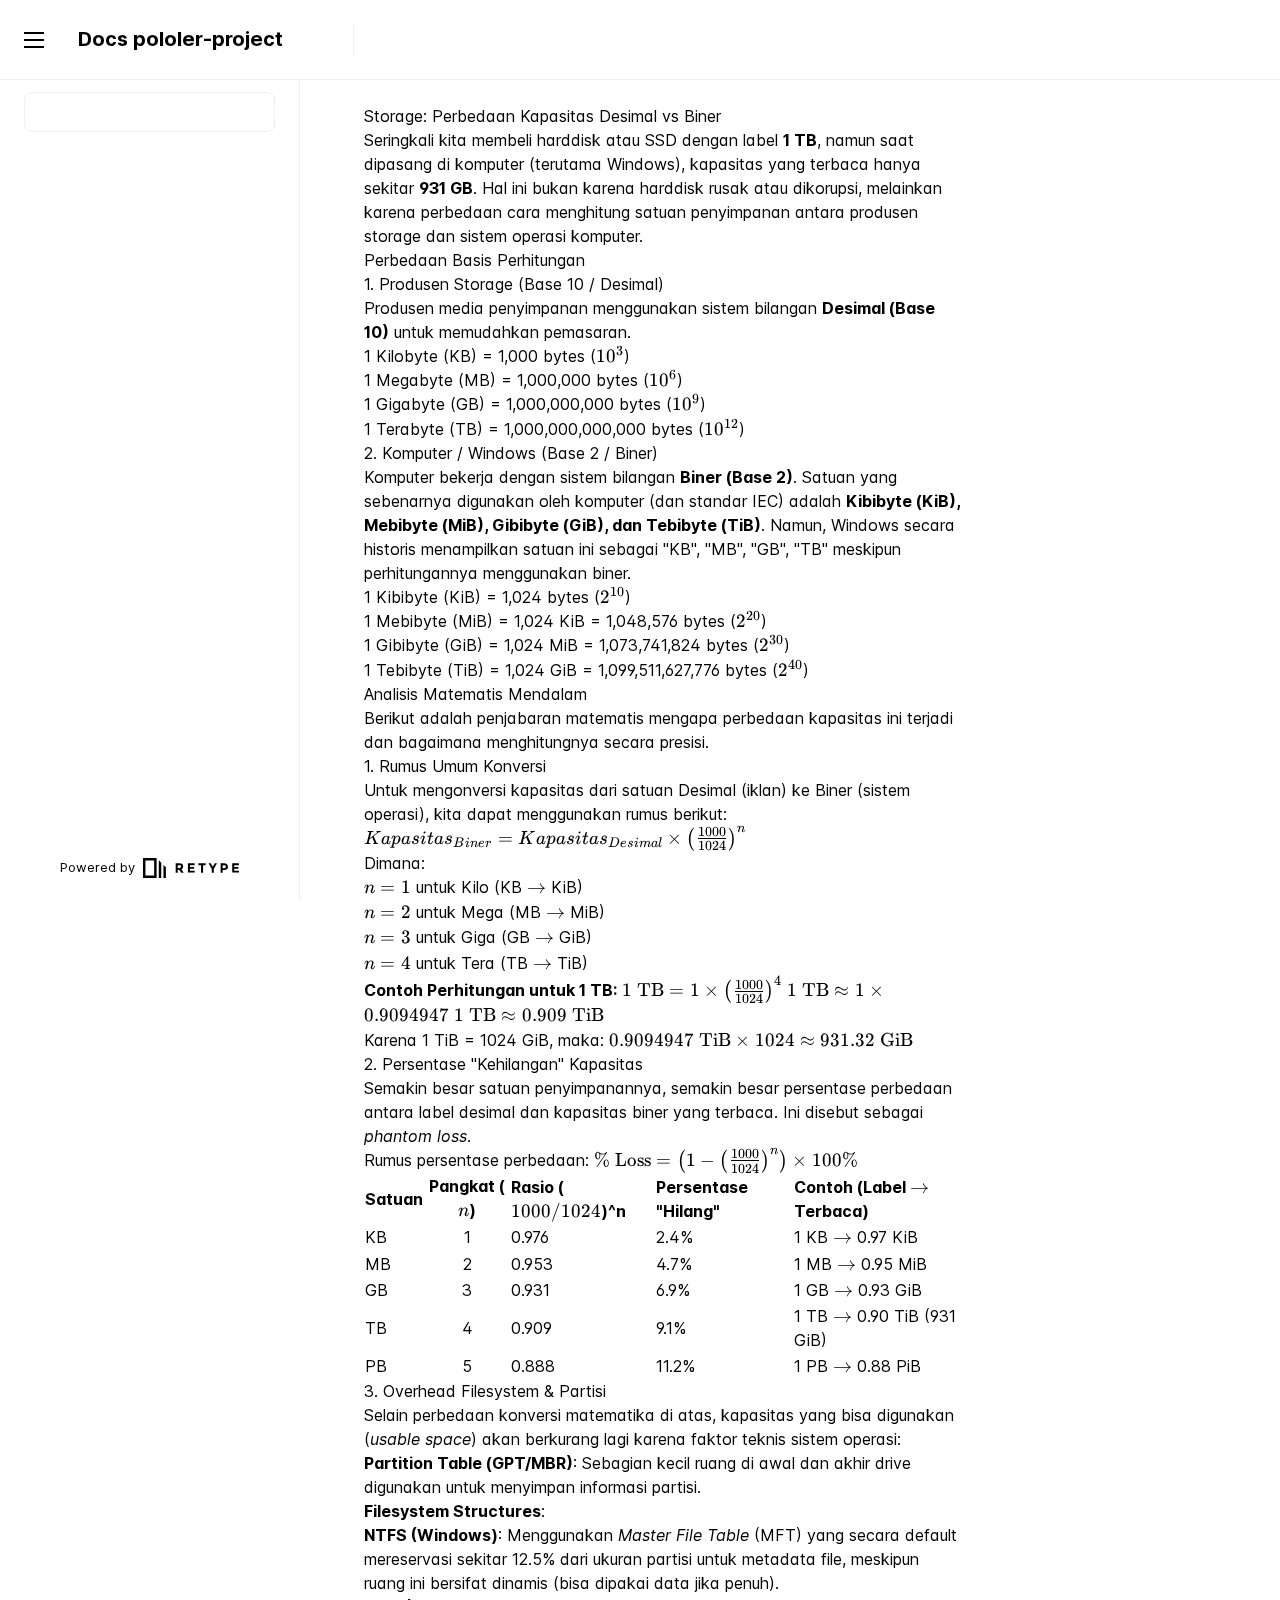
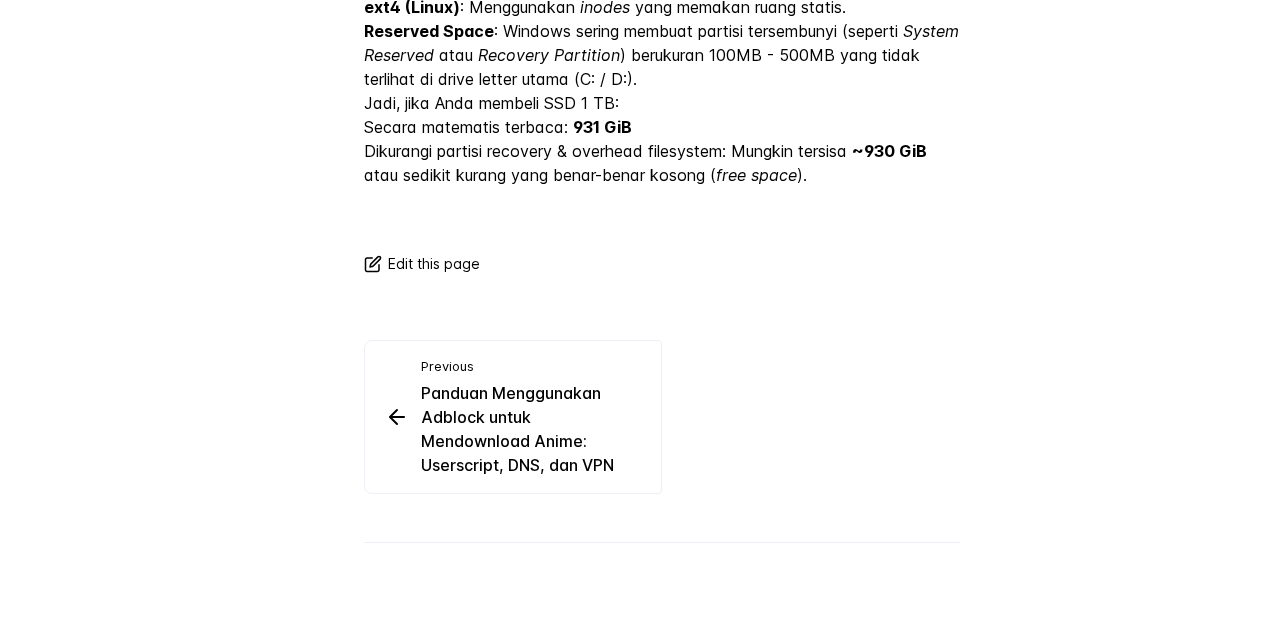
<file: misc/ilmu-storage/index.html>
<!DOCTYPE html>
<html lang="en" class="h-full">
<head>
    <meta charset="UTF-8">
    <meta name="viewport" content="width=device-width,initial-scale=1">
    <meta name="color-scheme" content="light dark">
    <meta name="turbo-cache-control" content="no-cache" data-turbo-track="reload" data-track-token="4.5.3.830192196175">

    <!-- See retype.com -->
    <meta name="generator" content="Retype 4.5.3">

    <!-- Primary Meta Tags -->
    <title>Storage: Perbedaan Kapasitas Desimal vs Biner</title>
    <meta name="title" content="Storage: Perbedaan Kapasitas Desimal vs Biner">
    <meta name="description" content="Seringkali kita membeli harddisk atau SSD dengan label 1 TB, namun saat dipasang di komputer (terutama Windows), kapasitas yang terbaca hanya sekitar 931 GB.">

    <!-- Canonical -->
    <link rel="canonical" href="https://docs.pololer.my.id/misc/ilmu-storage/">
    <link rel="sitemap" type="application/xml" title="Sitemap" href="https://docs.pololer.my.id/sitemap.xml">

    <!-- Open Graph -->
    <meta property="og:type" content="website">
    <meta property="og:url" content="https://docs.pololer.my.id/misc/ilmu-storage/">
    <meta property="og:title" content="Storage: Perbedaan Kapasitas Desimal vs Biner">
    <meta property="og:description" content="Seringkali kita membeli harddisk atau SSD dengan label 1 TB, namun saat dipasang di komputer (terutama Windows), kapasitas yang terbaca hanya sekitar 931 GB.">
    <meta property="og:site_name" content="Docs pololer-project">
    <meta property="og:locale" content="en_US">

    <!-- Twitter -->
    <meta name="twitter:card" content="summary_large_image">
    <meta name="twitter:url" content="https://docs.pololer.my.id/misc/ilmu-storage/">
    <meta name="twitter:title" content="Storage: Perbedaan Kapasitas Desimal vs Biner">
    <meta name="twitter:description" content="Seringkali kita membeli harddisk atau SSD dengan label 1 TB, namun saat dipasang di komputer (terutama Windows), kapasitas yang terbaca hanya sekitar 931 GB.">

    <!-- Alternate Markdown -->
    <link rel="alternate" type="text/markdown" href="https://docs.pololer.my.id/misc/ilmu-storage.md">

    <script data-cfasync="false">(function(){var cl=document.documentElement.classList,ls=localStorage.getItem("retype_scheme"),hd=cl.contains("dark"),hl=cl.contains("light"),wm=window.matchMedia&&window.matchMedia("(prefers-color-scheme: dark)").matches;if(ls==="dark"||(!ls&&wm&&!hd&&!hl)){cl.remove("light");cl.add("dark")}else if(ls==="light"||(!ls&&!wm&&!hd&&!hl)){cl.remove("dark");cl.add("light")}})();</script>

    <link href="../../resources/css/retype.css?v=4.5.3.830192196175" rel="stylesheet">

    <script data-cfasync="false" src="../../resources/js/config.js?v=4.5.3.830192196175" data-turbo-eval="false" defer></script>
    <script data-cfasync="false" src="../../resources/js/retype.js?v=4.5.3" data-turbo-eval="false" defer></script>
    <script id="lunr-js" data-cfasync="false" src="../../resources/js/lunr.js?v=4.5.3.830192196175" data-turbo-eval="false" defer></script>
    <link href="../../resources/css/katex.css?v=4.5.3" rel="stylesheet">
    <script id="katex-js" data-cfasync="false" src="../../resources/js/katex.js?v=4.5.3" defer></script>
</head>
<body>
    <div id="retype-app" class="relative text-base antialiased text-base-text bg-base-bg font-body">
    <div class="absolute bottom-0 left-0" style="top: 5rem; right: 50%"></div>

    <header id="retype-header" class="sticky top-0 z-30 flex w-full h-16 bg-header-bg border-b border-header-border md:h-20">
        <div class="container relative flex items-center justify-between pr-6 grow md:justify-start">
            <!-- Mobile menu button skeleton -->
            <button v-cloak class="skeleton retype-mobile-menu-button flex items-center justify-center shrink-0 overflow-hidden dark:text-white focus:outline-hidden rounded-full w-10 h-10 ml-3.5 md:hidden"><svg xmlns="http://www.w3.org/2000/svg" class="mb-px shrink-0" width="24" height="24" viewBox="0 0 24 24" role="presentation" style="margin-bottom: 0px;"><g fill="currentColor"><path d="M2 4h20v2H2zM2 11h20v2H2zM2 18h20v2H2z"></path></g></svg></button>
            <div v-cloak id="retype-sidebar-left-toggle-button"></div>
    
            <!-- Logo -->
            <div class="flex items-center justify-between h-full py-2 md:w-75">
                <div class="flex items-center px-2 md:px-6">
                    <a id="retype-branding-logo" href="https://docs.pololer.my.id/" class="flex items-center leading-snug text-xl">
                        <span class="dark:text-white font-bold line-clamp-1 md:line-clamp-2">Docs pololer-project</span>
                    </a>
                </div>
    
                <span class="hidden h-8 border-r md:inline-block border-base-border"></span>
            </div>
    
            <div class="flex justify-between md:grow">
                <!-- Top Nav -->
                <nav id="retype-header-nav" class="hidden md:flex">
                    <ul class="flex flex-col mb-4 md:pl-16 md:mb-0 md:flex-row md:items-center">
                        
                    </ul>
                </nav>
    
                <div v-cloak class="flex justify-end grow">
                    <div id="retype-mobile-search-button"></div>
                    <doc-search-desktop></doc-search-desktop>
    
                    <doc-theme-switch class="lg:ml-2"></doc-theme-switch>
                    <doc-history></doc-history>
                </div>
            </div>
        </div>
    </header>


    <div id="retype-container" class="container relative flex bg-white">
        <!-- Sidebar Skeleton -->
        <div v-cloak class="fixed flex flex-col shrink-0 duration-300 ease-in-out bg-sidebar-left-bg border-sidebar-left-border sidebar top-20 w-75 border-r h-screen md:sticky transition-transform skeleton">
        
            <div class="flex items-center h-16 px-6">
                <input id="retype-filter-input-mock" class="w-full h-10 pl-8 px-3 py-2 transition-colors duration-200 ease-linear bg-filter-bg border border-filter-border rounded-lg shadow-none md:text-sm hover:border-filter-border-hover focus:outline-hidden focus:border-filter-border-focus placeholder-filter-placeholder" type="text">
            </div>
        
            <div class="pl-6 mt-1 mb-4">
                <div class="w-32 h-3 mb-4 bg-skeleton-bg rounded-full loading"></div>
                <div class="w-48 h-3 mb-4 bg-skeleton-bg rounded-full loading"></div>
                <div class="w-40 h-3 mb-4 bg-skeleton-bg rounded-full loading"></div>
                <div class="w-32 h-3 mb-4 bg-skeleton-bg rounded-full loading"></div>
                <div class="w-48 h-3 mb-4 bg-skeleton-bg rounded-full loading"></div>
                <div class="w-40 h-3 mb-4 bg-skeleton-bg rounded-full loading"></div>
            </div>
        
            <div class="shrink-0 mt-auto bg-transparent dark:border-base-border">
                <a class="flex items-center justify-center flex-nowrap h-16 text-gray-350 dark:text-dark-400 hover:text-gray-600 dark:hover:text-dark-300 transition-colors duration-150 ease-in docs-powered-by" target="_blank" href="https://retype.com/" rel="noopener">
                    <span class="text-xs whitespace-nowrap">Powered by</span>
                    <svg xmlns="http://www.w3.org/2000/svg" class="ml-2" fill="currentColor" width="96" height="20" overflow="visible"><path d="M0 0v20h13.59V0H0zm11.15 17.54H2.44V2.46h8.71v15.08zM15.8 20h2.44V4.67L15.8 2.22zM20.45 6.89V20h2.44V9.34z"/><g><path d="M40.16 8.44c0 1.49-.59 2.45-1.75 2.88l2.34 3.32h-2.53l-2.04-2.96h-1.43v2.96h-2.06V5.36h3.5c1.43 0 2.46.24 3.07.73s.9 1.27.9 2.35zm-2.48 1.1c.26-.23.38-.59.38-1.09 0-.5-.13-.84-.4-1.03s-.73-.28-1.39-.28h-1.54v2.75h1.5c.72 0 1.2-.12 1.45-.35zM51.56 5.36V7.2h-4.59v1.91h4.13v1.76h-4.13v1.92h4.74v1.83h-6.79V5.36h6.64zM60.09 7.15v7.48h-2.06V7.15h-2.61V5.36h7.28v1.79h-2.61zM70.81 14.64h-2.06v-3.66l-3.19-5.61h2.23l1.99 3.45 1.99-3.45H74l-3.19 5.61v3.66zM83.99 6.19c.65.55.97 1.4.97 2.55s-.33 1.98-1 2.51-1.68.8-3.04.8h-1.23v2.59h-2.06V5.36h3.26c1.42 0 2.45.28 3.1.83zm-1.51 3.65c.25-.28.37-.69.37-1.22s-.16-.92-.48-1.14c-.32-.23-.82-.34-1.5-.34H79.7v3.12h1.38c.68 0 1.15-.14 1.4-.42zM95.85 5.36V7.2h-4.59v1.91h4.13v1.76h-4.13v1.92H96v1.83h-6.79V5.36h6.64z"/></g></svg>
                </a>
            </div>
        </div>
        
        <!-- Sidebar component -->
        <doc-sidebar v-cloak>
            <template #sidebar-footer>
                <div class="shrink-0 mt-auto border-t md:bg-transparent md:border-none dark:border-base-border">
        
                    <a class="flex items-center justify-center flex-nowrap h-16 text-gray-350 dark:text-dark-400 hover:text-gray-600 dark:hover:text-dark-300 transition-colors duration-150 ease-in docs-powered-by" target="_blank" href="https://retype.com/" rel="noopener">
                        <span class="text-xs whitespace-nowrap">Powered by</span>
                        <svg xmlns="http://www.w3.org/2000/svg" class="ml-2" fill="currentColor" width="96" height="20" overflow="visible"><path d="M0 0v20h13.59V0H0zm11.15 17.54H2.44V2.46h8.71v15.08zM15.8 20h2.44V4.67L15.8 2.22zM20.45 6.89V20h2.44V9.34z"/><g><path d="M40.16 8.44c0 1.49-.59 2.45-1.75 2.88l2.34 3.32h-2.53l-2.04-2.96h-1.43v2.96h-2.06V5.36h3.5c1.43 0 2.46.24 3.07.73s.9 1.27.9 2.35zm-2.48 1.1c.26-.23.38-.59.38-1.09 0-.5-.13-.84-.4-1.03s-.73-.28-1.39-.28h-1.54v2.75h1.5c.72 0 1.2-.12 1.45-.35zM51.56 5.36V7.2h-4.59v1.91h4.13v1.76h-4.13v1.92h4.74v1.83h-6.79V5.36h6.64zM60.09 7.15v7.48h-2.06V7.15h-2.61V5.36h7.28v1.79h-2.61zM70.81 14.64h-2.06v-3.66l-3.19-5.61h2.23l1.99 3.45 1.99-3.45H74l-3.19 5.61v3.66zM83.99 6.19c.65.55.97 1.4.97 2.55s-.33 1.98-1 2.51-1.68.8-3.04.8h-1.23v2.59h-2.06V5.36h3.26c1.42 0 2.45.28 3.1.83zm-1.51 3.65c.25-.28.37-.69.37-1.22s-.16-.92-.48-1.14c-.32-.23-.82-.34-1.5-.34H79.7v3.12h1.38c.68 0 1.15-.14 1.4-.42zM95.85 5.36V7.2h-4.59v1.91h4.13v1.76h-4.13v1.92H96v1.83h-6.79V5.36h6.64z"/></g></svg>
                    </a>
                </div>
            </template>
        </doc-sidebar>

        <div class="grow min-w-0 bg-body-bg">
            <!-- Render "toolbar" template here on api pages --><!-- Render page content -->
<div class="flex">
    <div id="retype-main" class="min-w-0 p-4 grow md:px-16">
        <main class="relative pb-12 lg:pt-2">
            <div class="relative retype-markdown" id="retype-content">
                <!-- Rendered if sidebar right is enabled -->
                <div id="retype-sidebar-right-toggle"></div>
                <doc-page-actions></doc-page-actions>

                <!-- Page content  -->
<h1 id="storage-perbedaan-kapasitas-desimal-vs-biner">Storage: Perbedaan Kapasitas Desimal vs Biner</h1>
<p>Seringkali kita membeli harddisk atau SSD dengan label <strong>1 TB</strong>, namun saat dipasang di komputer (terutama Windows), kapasitas yang terbaca hanya sekitar <strong>931 GB</strong>. Hal ini bukan karena harddisk rusak atau dikorupsi, melainkan karena perbedaan cara menghitung satuan penyimpanan antara produsen storage dan sistem operasi komputer.</p>
<h2 id="perbedaan-basis-perhitungan">Perbedaan Basis Perhitungan</h2>
<h3 id="1-produsen-storage-base-10--desimal">1. Produsen Storage (Base 10 / Desimal)</h3>
<p>Produsen media penyimpanan menggunakan sistem bilangan <strong>Desimal (Base 10)</strong> untuk memudahkan pemasaran.</p>
<ul>
<li>1 Kilobyte (KB) = 1,000 bytes (<span class="math">10^3</span>)</li>
<li>1 Megabyte (MB) = 1,000,000 bytes (<span class="math">10^6</span>)</li>
<li>1 Gigabyte (GB) = 1,000,000,000 bytes (<span class="math">10^9</span>)</li>
<li>1 Terabyte (TB) = 1,000,000,000,000 bytes (<span class="math">10^{12}</span>)</li>
</ul>
<h3 id="2-komputer--windows-base-2--biner">2. Komputer / Windows (Base 2 / Biner)</h3>
<p>Komputer bekerja dengan sistem bilangan <strong>Biner (Base 2)</strong>. Satuan yang sebenarnya digunakan oleh komputer (dan standar IEC) adalah <strong>Kibibyte (KiB), Mebibyte (MiB), Gibibyte (GiB), dan Tebibyte (TiB)</strong>. Namun, Windows secara historis menampilkan satuan ini sebagai &quot;KB&quot;, &quot;MB&quot;, &quot;GB&quot;, &quot;TB&quot; meskipun perhitungannya menggunakan biner.</p>
<ul>
<li>1 Kibibyte (KiB) = 1,024 bytes (<span class="math">2^{10}</span>)</li>
<li>1 Mebibyte (MiB) = 1,024 KiB = 1,048,576 bytes (<span class="math">2^{20}</span>)</li>
<li>1 Gibibyte (GiB) = 1,024 MiB = 1,073,741,824 bytes (<span class="math">2^{30}</span>)</li>
<li>1 Tebibyte (TiB) = 1,024 GiB = 1,099,511,627,776 bytes (<span class="math">2^{40}</span>)</li>
</ul>
<h2 id="analisis-matematis-mendalam">Analisis Matematis Mendalam</h2>
<p>Berikut adalah penjabaran matematis mengapa perbedaan kapasitas ini terjadi dan bagaimana menghitungnya secara presisi.</p>
<h3 id="1-rumus-umum-konversi">1. Rumus Umum Konversi</h3>
<p>Untuk mengonversi kapasitas dari satuan Desimal (iklan) ke Biner (sistem operasi), kita dapat menggunakan rumus berikut:</p>
<p><span class="math">Kapasitas_{Biner} = Kapasitas_{Desimal} \times \left( \frac{1000}{1024} \right)^n</span></p>
<p>Dimana:</p>
<ul>
<li><span class="math">n = 1</span> untuk Kilo (KB <span class="math">\to</span> KiB)</li>
<li><span class="math">n = 2</span> untuk Mega (MB <span class="math">\to</span> MiB)</li>
<li><span class="math">n = 3</span> untuk Giga (GB <span class="math">\to</span> GiB)</li>
<li><span class="math">n = 4</span> untuk Tera (TB <span class="math">\to</span> TiB)</li>
</ul>
<p><strong>Contoh Perhitungan untuk 1 TB:</strong>
<span class="math">1 \text{ TB} = 1 \times \left( \frac{1000}{1024} \right)^4</span>
<span class="math">1 \text{ TB} \approx 1 \times 0.9094947</span>
<span class="math">1 \text{ TB} \approx 0.909 \text{ TiB}</span></p>
<p>Karena 1 TiB = 1024 GiB, maka:
<span class="math">0.9094947 \text{ TiB} \times 1024 \approx 931.32 \text{ GiB}</span></p>
<h3 id="2-persentase-kehilangan-kapasitas">2. Persentase &quot;Kehilangan&quot; Kapasitas</h3>
<p>Semakin besar satuan penyimpanannya, semakin besar persentase perbedaan antara label desimal dan kapasitas biner yang terbaca. Ini disebut sebagai <em>phantom loss</em>.</p>
<p>Rumus persentase perbedaan:
<span class="math">\% \text{ Loss} = \left( 1 - \left( \frac{1000}{1024} \right)^n \right) \times 100\%</span></p>
<div class="table-wrapper scrollbar overflow-hidden">
<table class="comfortable">
<thead>
<tr>
<th style="text-align: left;">Satuan</th>
<th style="text-align: center;">Pangkat (<span class="math">n</span>)</th>
<th style="text-align: left;">Rasio (<span class="math">1000/1024</span>)^n</th>
<th style="text-align: left;">Persentase &quot;Hilang&quot;</th>
<th style="text-align: left;">Contoh (Label <span class="math">\to</span> Terbaca)</th>
</tr>
</thead>
<tbody>
<tr>
<td style="text-align: left;">KB</td>
<td style="text-align: center;">1</td>
<td style="text-align: left;">0.976</td>
<td style="text-align: left;">2.4%</td>
<td style="text-align: left;">1 KB <span class="math">\to</span> 0.97 KiB</td>
</tr>
<tr>
<td style="text-align: left;">MB</td>
<td style="text-align: center;">2</td>
<td style="text-align: left;">0.953</td>
<td style="text-align: left;">4.7%</td>
<td style="text-align: left;">1 MB <span class="math">\to</span> 0.95 MiB</td>
</tr>
<tr>
<td style="text-align: left;">GB</td>
<td style="text-align: center;">3</td>
<td style="text-align: left;">0.931</td>
<td style="text-align: left;">6.9%</td>
<td style="text-align: left;">1 GB <span class="math">\to</span> 0.93 GiB</td>
</tr>
<tr>
<td style="text-align: left;">TB</td>
<td style="text-align: center;">4</td>
<td style="text-align: left;">0.909</td>
<td style="text-align: left;">9.1%</td>
<td style="text-align: left;">1 TB <span class="math">\to</span> 0.90 TiB (931 GiB)</td>
</tr>
<tr>
<td style="text-align: left;">PB</td>
<td style="text-align: center;">5</td>
<td style="text-align: left;">0.888</td>
<td style="text-align: left;">11.2%</td>
<td style="text-align: left;">1 PB <span class="math">\to</span> 0.88 PiB</td>
</tr>
</tbody>
</table>
</div>
<h3 id="3-overhead-filesystem--partisi">3. Overhead Filesystem &amp; Partisi</h3>
<p>Selain perbedaan konversi matematika di atas, kapasitas yang bisa digunakan (<em>usable space</em>) akan berkurang lagi karena faktor teknis sistem operasi:</p>
<ol>
<li><strong>Partition Table (GPT/MBR)</strong>: Sebagian kecil ruang di awal dan akhir drive digunakan untuk menyimpan informasi partisi.</li>
<li><strong>Filesystem Structures</strong>:
<ul>
<li><strong>NTFS (Windows)</strong>: Menggunakan <em>Master File Table</em> (MFT) yang secara default mereservasi sekitar 12.5% dari ukuran partisi untuk metadata file, meskipun ruang ini bersifat dinamis (bisa dipakai data jika penuh).</li>
<li><strong>ext4 (Linux)</strong>: Menggunakan <em>inodes</em> yang memakan ruang statis.</li>
</ul>
</li>
<li><strong>Reserved Space</strong>: Windows sering membuat partisi tersembunyi (seperti <em>System Reserved</em> atau <em>Recovery Partition</em>) berukuran 100MB - 500MB yang tidak terlihat di drive letter utama (C: / D:).</li>
</ol>
<p>Jadi, jika Anda membeli SSD 1 TB:</p>
<ul>
<li>Secara matematis terbaca: <strong>931 GiB</strong></li>
<li>Dikurangi partisi recovery &amp; overhead filesystem: Mungkin tersisa <strong>~930 GiB</strong> atau sedikit kurang yang benar-benar kosong (<em>free space</em>).</li>
</ul>

                
                <!-- Required only on API pages -->
                <doc-toolbar-member-filter-no-results></doc-toolbar-member-filter-no-results>
            </div>
            <footer id="retype-content-footer" class="clear-both">
                <div class="flex flex-wrap items-center gap-x-4 gap-y-2 mt-14">
                    <a id="retype-edit-this-page" class="my-2.5 inline-flex items-center text-sm whitespace-nowrap text-body-link font-body-link hover:text-body-link-hover hover:underline" href="https://github.com/Aruh1/dedocs/edit/master/docs/misc/Ilmu-Storage.md" target="_blank" rel="noopener">
                        <svg class="mr-1.5" xmlns="http://www.w3.org/2000/svg" width="18" height="18" viewBox="0 0 24 24" fill="currentColor" overflow="visible"><path d="M20 12c-.55 0-1 .45-1 1v7c0 .55-.45 1-1 1H4c-.55 0-1-.45-1-1V6c0-.55.45-1 1-1h7c.55 0 1-.45 1-1s-.45-1-1-1H4C2.35 3 1 4.35 1 6v14c0 1.65 1.35 3 3 3h14c1.65 0 3-1.35 3-3v-7c0-.55-.45-1-1-1z" /><path d="M22.21 1.79c-1.18-1.18-3.24-1.18-4.41 0l-9.5 9.5c-.13.13-.22.29-.26.46l-1 4c-.08.34.01.7.26.95.18.2.44.3.7.3.08 0 .16-.01.24-.03l4-1c.18-.04.34-.13.46-.26l9.5-9.5c1.22-1.22 1.22-3.2.01-4.42zm-1.42 3l-9.3 9.3-2.11.53.53-2.11 9.3-9.3c.42-.42 1.16-.42 1.59 0 .43.43.43 1.15-.01 1.58z" /><path fill="none" d="M0 0h24v24H0z" /></svg>
                        <span>Edit this page</span>
                    </a>
                </div>
            
                <nav id="retype-nextprev" class="print:hidden flex mt-14">
                    <div class="w-1/2">
                        <a class="px-5 py-4 h-full flex items-center break-normal font-medium text-body-link border border-base-border hover:border-base-border-hover rounded-r rounded-l-lg transition-colors duration-150 relative hover:z-5" href="../../misc/adblock/">
                            <svg xmlns="http://www.w3.org/2000/svg" class="mr-3" width="24" height="24" viewBox="0 0 24 24" fill="currentColor" overflow="visible"><path d="M19 11H7.41l5.29-5.29a.996.996 0 10-1.41-1.41l-7 7a1 1 0 000 1.42l7 7a1.024 1.024 0 001.42-.01.996.996 0 000-1.41L7.41 13H19c.55 0 1-.45 1-1s-.45-1-1-1z" /><path fill="none" d="M0 0h24v24H0z" /></svg>
                            <span>
                                <span class="block text-xs font-normal text-base-text-muted">Previous</span>
                                <span class="block mt-1">Panduan Menggunakan Adblock untuk Mendownload Anime: Userscript, DNS, dan VPN</span>
                            </span>
                        </a>
                    </div>
            
                    <div class="w-1/2">
                    </div>
                </nav>
            </footer>
        </main>

        <div id="retype-page-footer" class="print:border-none border-t border-base-border pt-6 mb-8">
            <footer class="flex flex-wrap items-center justify-between print:justify-center">
                <div id="retype-footer-links" class="print:hidden">
                    <ul class="flex flex-wrap items-center text-sm">
                    </ul>
                </div>
                <div id="retype-copyright" class="print:justify-center py-2 text-footer-text font-footer-link text-sm leading-relaxed"></div>
            </footer>
        </div>
    </div>

    <!-- Rendered if sidebar right is enabled -->
    <!-- Sidebar right skeleton-->
    <div v-cloak class="fixed top-0 bottom-0 right-0 translate-x-full bg-sidebar-right-bg border-sidebar-right-border lg:sticky lg:border-l lg:shrink-0 lg:pt-6 lg:translate-x-0 sm:w-1/2 lg:w-64 lg:z-0 md:w-104 sidebar-right skeleton">
        <div class="pl-5">
            <div class="w-32 h-3 mb-4 bg-skeleton-bg rounded-full loading"></div>
            <div class="w-48 h-3 mb-4 bg-skeleton-bg rounded-full loading"></div>
            <div class="w-40 h-3 mb-4 bg-skeleton-bg rounded-full loading"></div>
        </div>
    </div>

    <!-- User should be able to hide sidebar right -->
    <doc-sidebar-right v-cloak></doc-sidebar-right>
</div>

        </div>
    </div>

    <doc-search-mobile></doc-search-mobile>
    <doc-back-to-top></doc-back-to-top>
</div>


    <div id="retype-overlay-target"></div>

        <script data-cfasync="false">window.__DOCS__ = { "title": "Storage: Perbedaan Kapasitas Desimal vs Biner", level: 2, icon: "file", hasPrism: false, hasInstagram: false, hasMermaid: false, hasMath: true, tocDepth: 23, "md": "/misc/ilmu-storage.md" }</script>
</body>
</html>
</file>
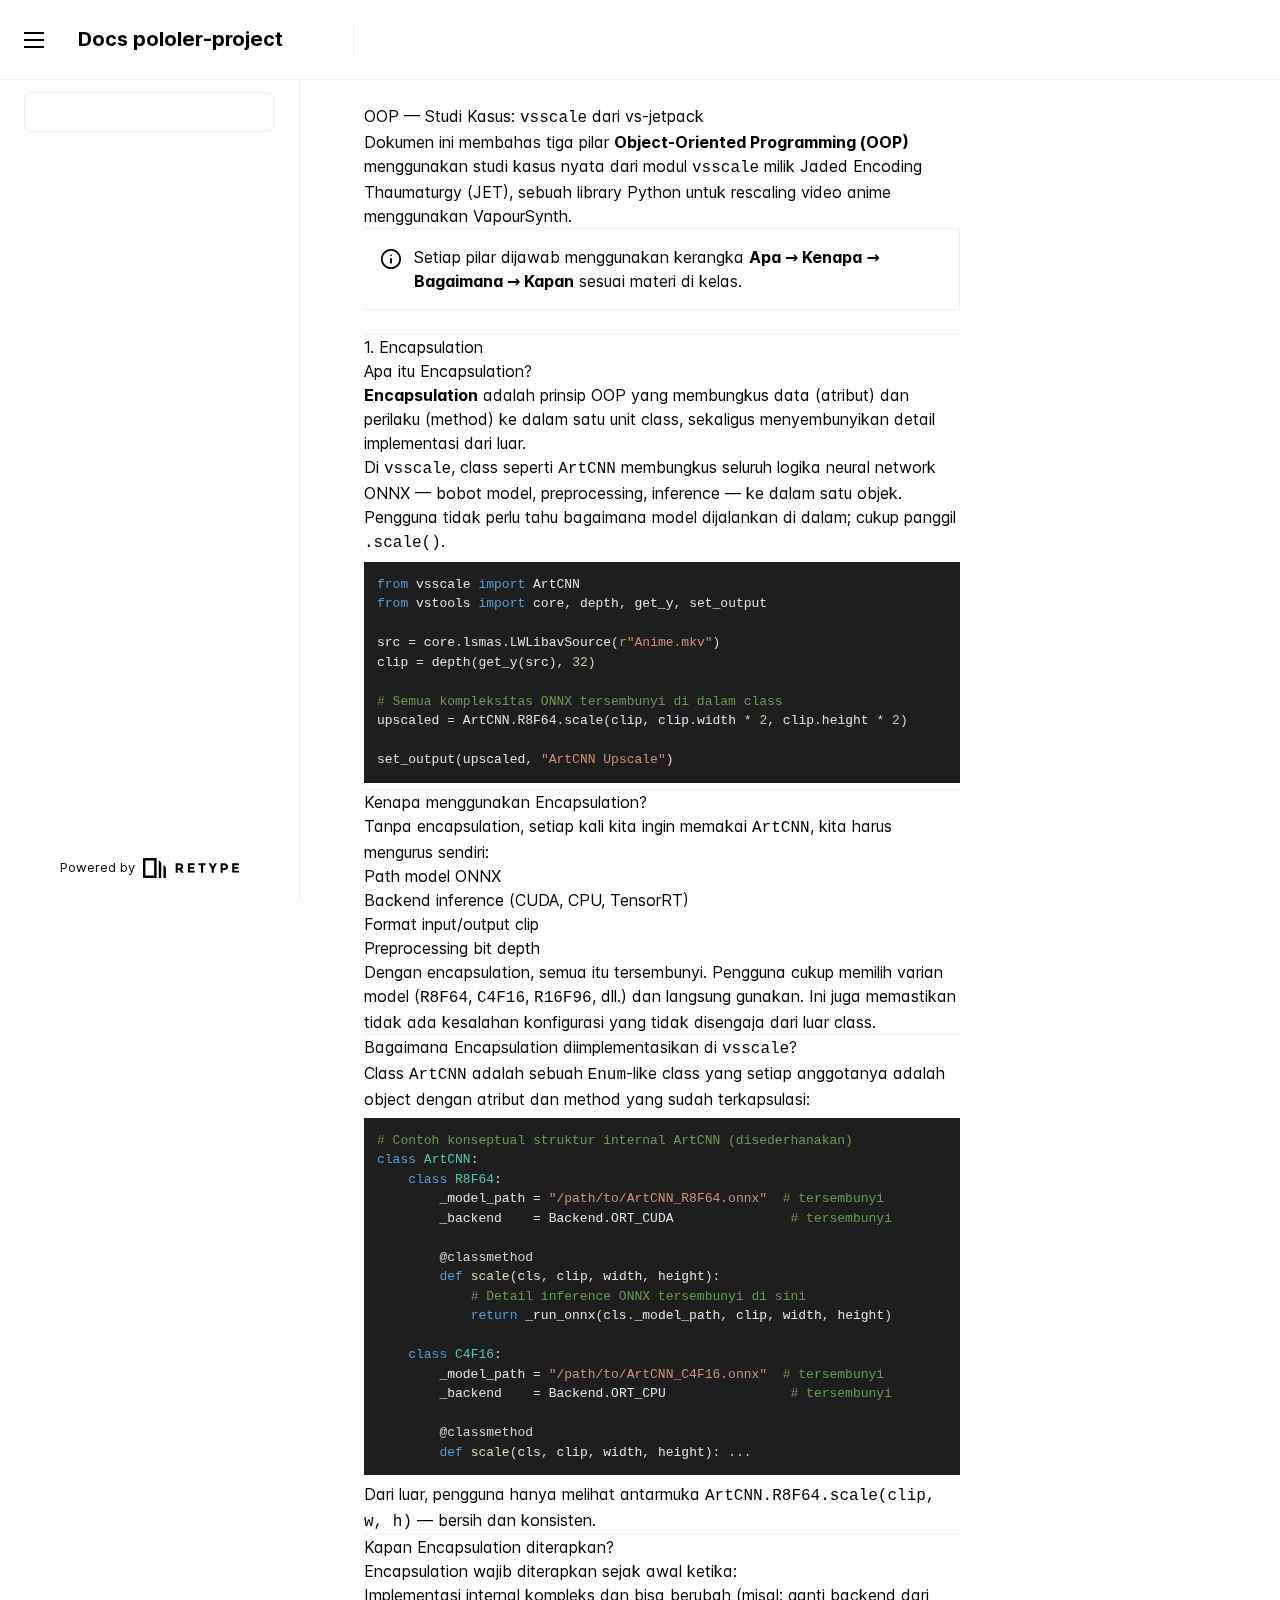
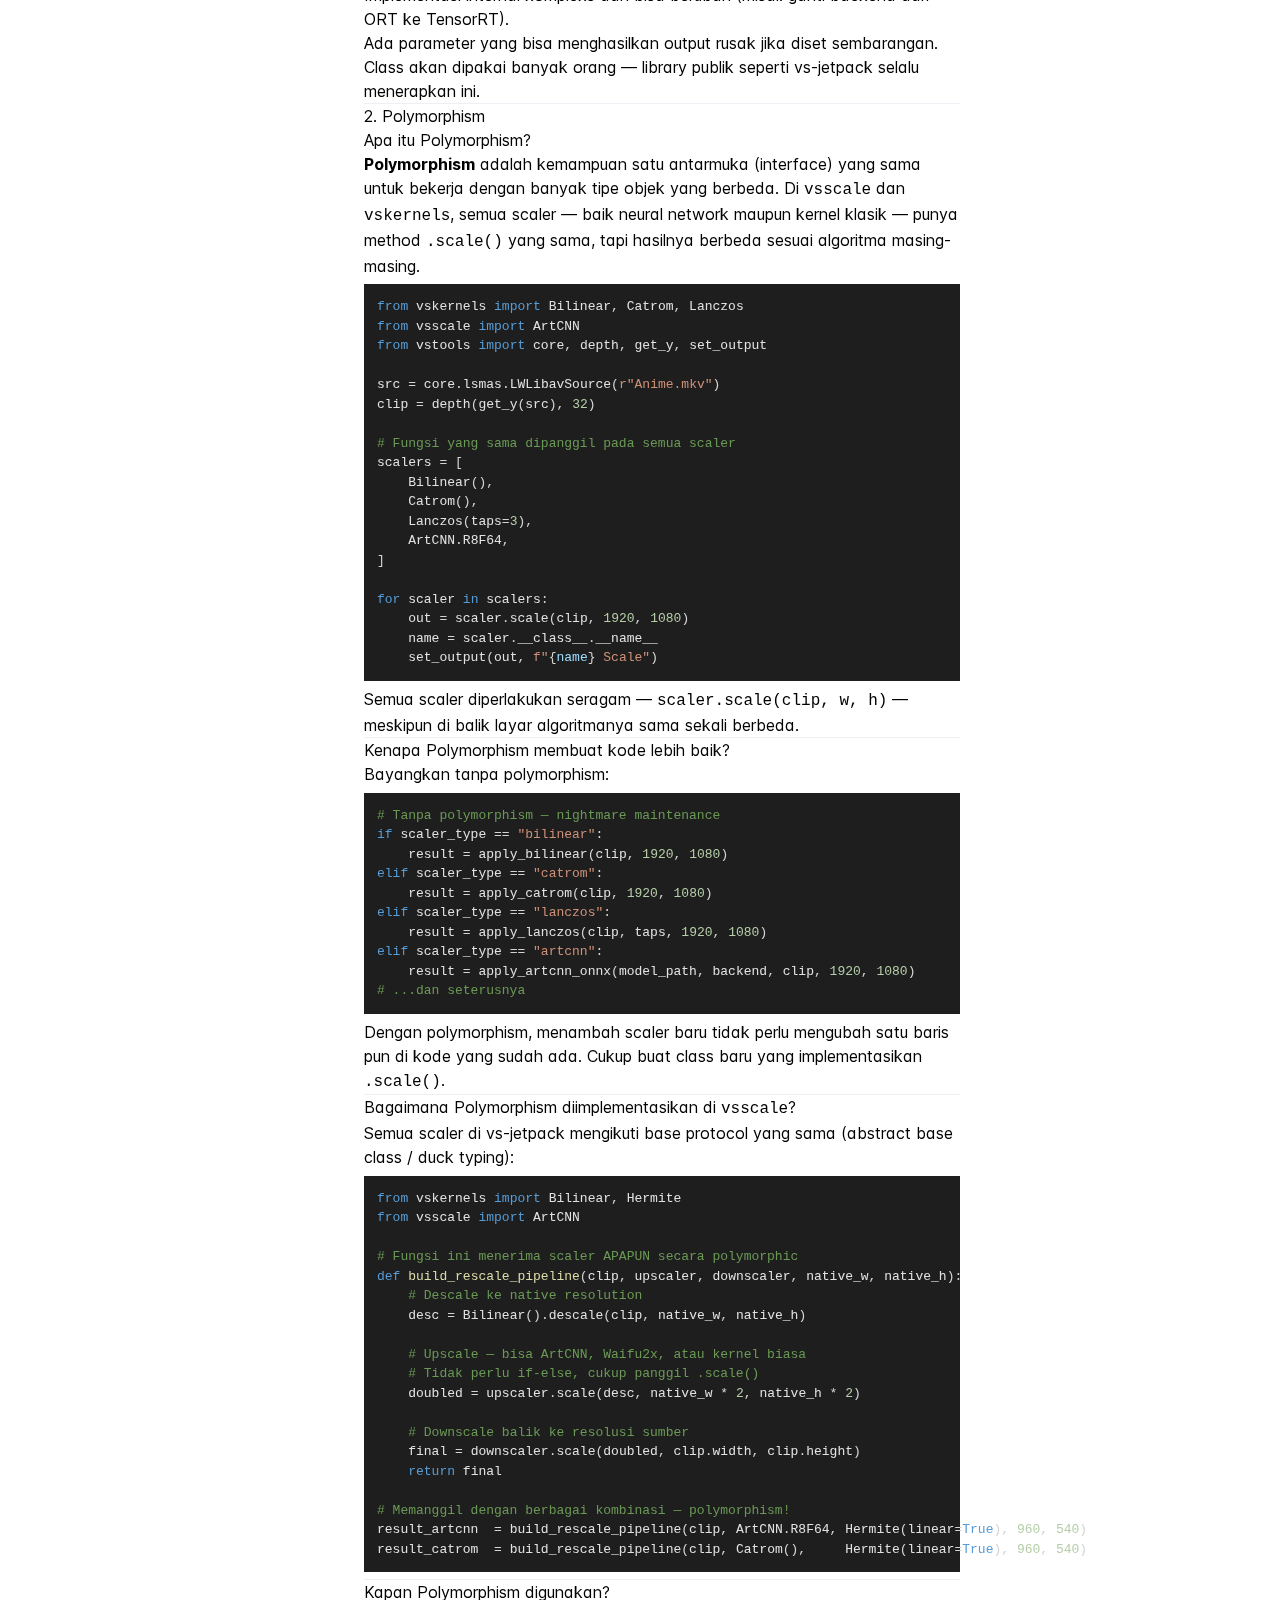
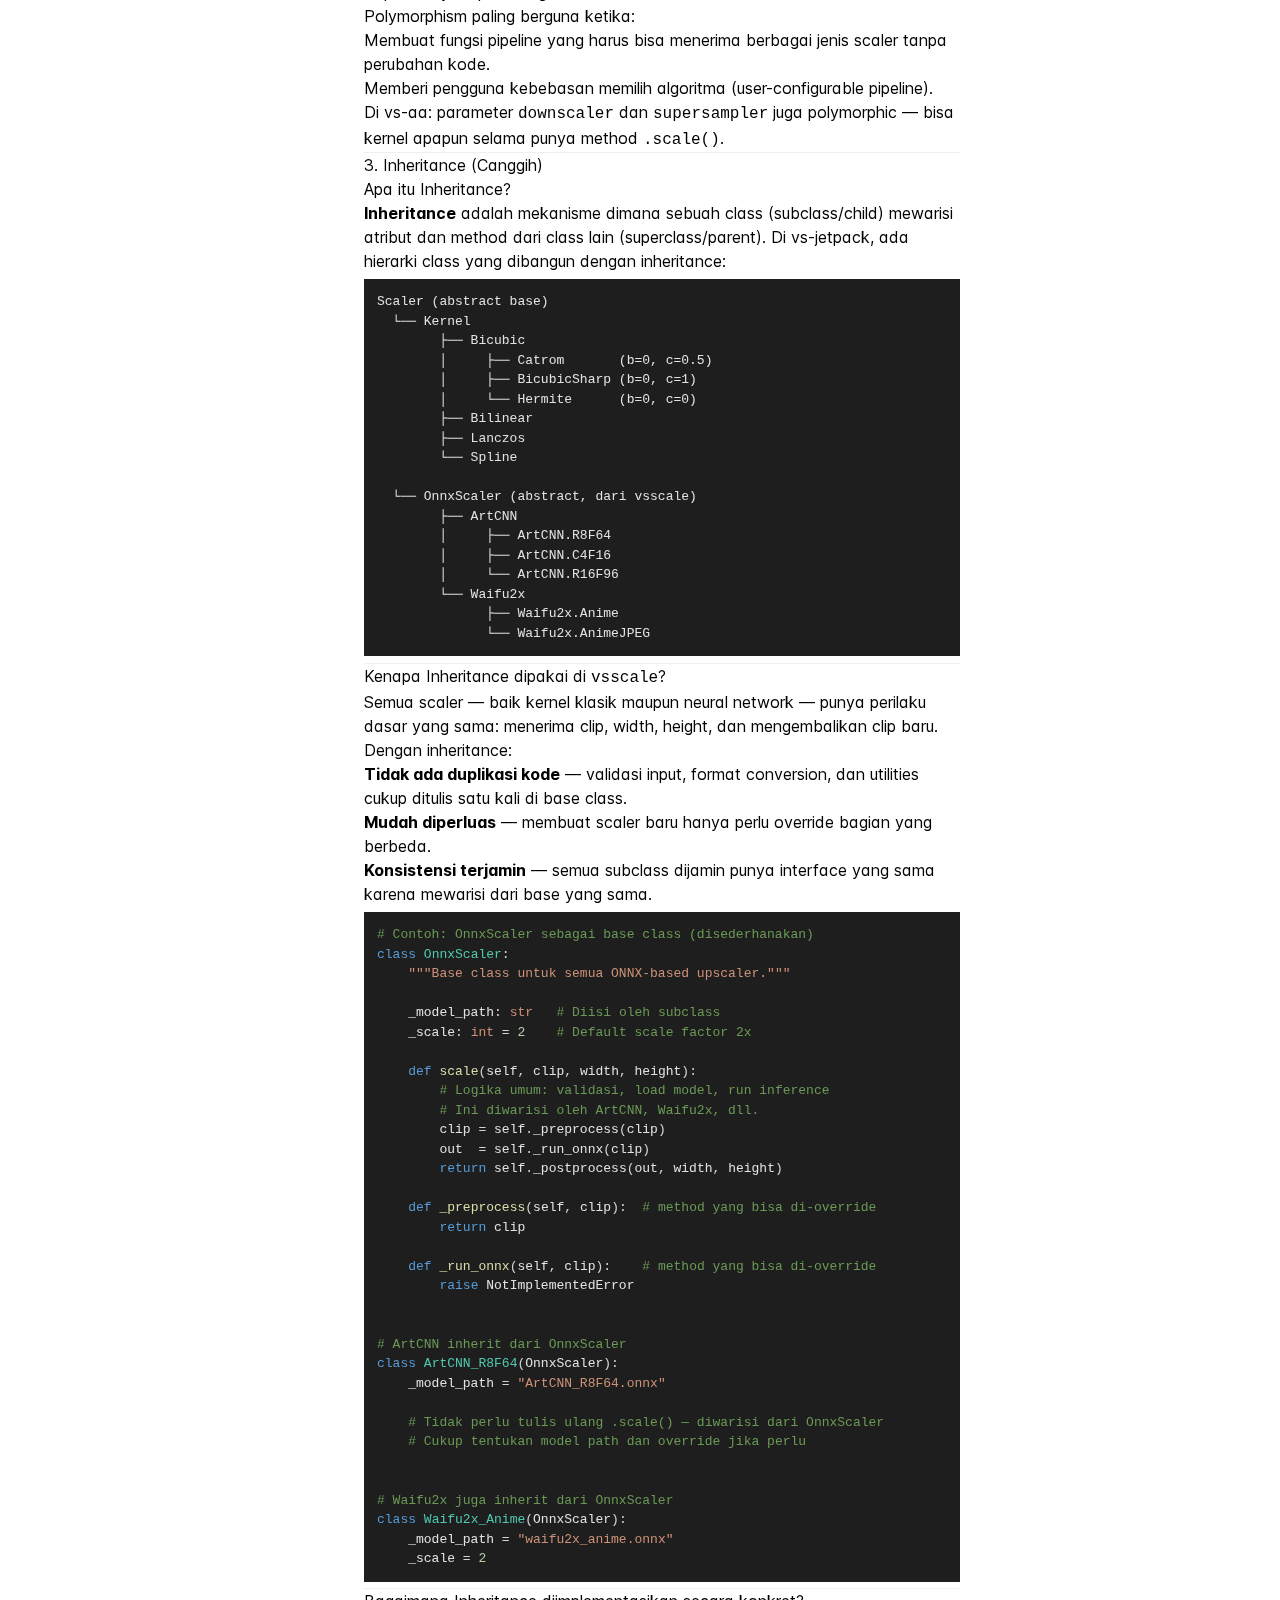
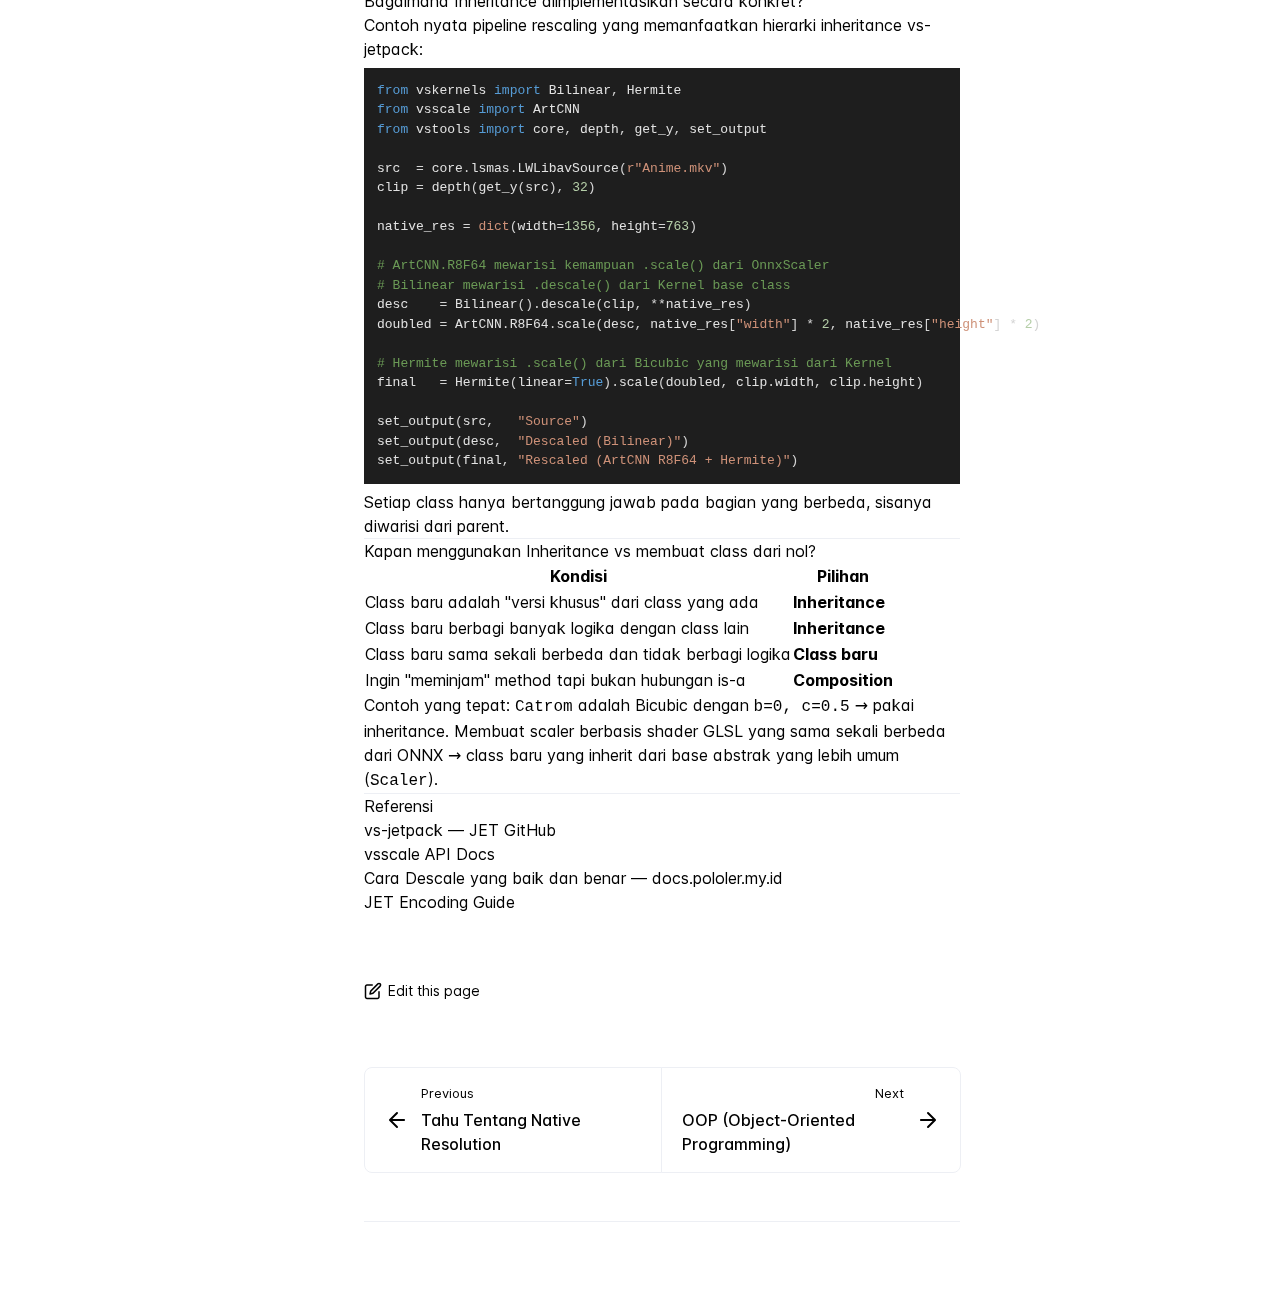
<file: misc/oop-encoding/index.html>
<!DOCTYPE html>
<html lang="en" class="h-full">
<head>
    <meta charset="UTF-8">
    <meta name="viewport" content="width=device-width,initial-scale=1">
    <meta name="color-scheme" content="light dark">
    <meta name="turbo-cache-control" content="no-cache" data-turbo-track="reload" data-track-token="4.5.3.829208054872">

    <!-- See retype.com -->
    <meta name="generator" content="Retype 4.5.3">

    <!-- Primary Meta Tags -->
    <title>OOP — Studi Kasus: vsscale dari vs-jetpack</title>
    <meta name="title" content="OOP — Studi Kasus: vsscale dari vs-jetpack">
    <meta name="description" content="Dokumen ini membahas tiga pilar Object-Oriented Programming (OOP) menggunakan studi kasus nyata dari modul vsscale milik Jaded Encoding Thaumaturgy (JET), sebuah library Python untuk rescaling video anime menggunakan VapourSynth.">

    <!-- Canonical -->
    <link rel="canonical" href="https://docs.pololer.my.id/misc/oop-encoding/">
    <link rel="sitemap" type="application/xml" title="Sitemap" href="https://docs.pololer.my.id/sitemap.xml">

    <!-- Open Graph -->
    <meta property="og:type" content="website">
    <meta property="og:url" content="https://docs.pololer.my.id/misc/oop-encoding/">
    <meta property="og:title" content="OOP — Studi Kasus: vsscale dari vs-jetpack">
    <meta property="og:description" content="Dokumen ini membahas tiga pilar Object-Oriented Programming (OOP) menggunakan studi kasus nyata dari modul vsscale milik Jaded Encoding Thaumaturgy (JET), sebuah library Python untuk rescaling video anime menggunakan VapourSynth.">
    <meta property="og:site_name" content="Docs pololer-project">
    <meta property="og:locale" content="en_US">

    <!-- Twitter -->
    <meta name="twitter:card" content="summary_large_image">
    <meta name="twitter:url" content="https://docs.pololer.my.id/misc/oop-encoding/">
    <meta name="twitter:title" content="OOP — Studi Kasus: vsscale dari vs-jetpack">
    <meta name="twitter:description" content="Dokumen ini membahas tiga pilar Object-Oriented Programming (OOP) menggunakan studi kasus nyata dari modul vsscale milik Jaded Encoding Thaumaturgy (JET), sebuah library Python untuk rescaling video anime menggunakan VapourSynth.">

    <!-- Alternate Markdown -->
    <link rel="alternate" type="text/markdown" href="https://docs.pololer.my.id/misc/oop-encoding.md">

    <script data-cfasync="false">(function(){var cl=document.documentElement.classList,ls=localStorage.getItem("retype_scheme"),hd=cl.contains("dark"),hl=cl.contains("light"),wm=window.matchMedia&&window.matchMedia("(prefers-color-scheme: dark)").matches;if(ls==="dark"||(!ls&&wm&&!hd&&!hl)){cl.remove("light");cl.add("dark")}else if(ls==="light"||(!ls&&!wm&&!hd&&!hl)){cl.remove("dark");cl.add("light")}})();</script>

    <link href="../../resources/css/retype.css?v=4.5.3.829208054872" rel="stylesheet">

    <script data-cfasync="false" src="../../resources/js/config.js?v=4.5.3.829208054872" data-turbo-eval="false" defer></script>
    <script data-cfasync="false" src="../../resources/js/retype.js?v=4.5.3" data-turbo-eval="false" defer></script>
    <script id="lunr-js" data-cfasync="false" src="../../resources/js/lunr.js?v=4.5.3.829208054872" data-turbo-eval="false" defer></script>
    <script id="prism-js" data-cfasync="false" src="../../resources/js/prism.js?v=4.5.3.829208054872" defer></script>
</head>
<body>
    <div id="retype-app" class="relative text-base antialiased text-base-text bg-base-bg font-body">
    <div class="absolute bottom-0 left-0" style="top: 5rem; right: 50%"></div>

    <header id="retype-header" class="sticky top-0 z-30 flex w-full h-16 bg-header-bg border-b border-header-border md:h-20">
        <div class="container relative flex items-center justify-between pr-6 grow md:justify-start">
            <!-- Mobile menu button skeleton -->
            <button v-cloak class="skeleton retype-mobile-menu-button flex items-center justify-center shrink-0 overflow-hidden dark:text-white focus:outline-hidden rounded-full w-10 h-10 ml-3.5 md:hidden"><svg xmlns="http://www.w3.org/2000/svg" class="mb-px shrink-0" width="24" height="24" viewBox="0 0 24 24" role="presentation" style="margin-bottom: 0px;"><g fill="currentColor"><path d="M2 4h20v2H2zM2 11h20v2H2zM2 18h20v2H2z"></path></g></svg></button>
            <div v-cloak id="retype-sidebar-left-toggle-button"></div>
    
            <!-- Logo -->
            <div class="flex items-center justify-between h-full py-2 md:w-75">
                <div class="flex items-center px-2 md:px-6">
                    <a id="retype-branding-logo" href="https://docs.pololer.my.id/" class="flex items-center leading-snug text-xl">
                        <span class="dark:text-white font-bold line-clamp-1 md:line-clamp-2">Docs pololer-project</span>
                    </a>
                </div>
    
                <span class="hidden h-8 border-r md:inline-block border-base-border"></span>
            </div>
    
            <div class="flex justify-between md:grow">
                <!-- Top Nav -->
                <nav id="retype-header-nav" class="hidden md:flex">
                    <ul class="flex flex-col mb-4 md:pl-16 md:mb-0 md:flex-row md:items-center">
                        
                    </ul>
                </nav>
    
                <div v-cloak class="flex justify-end grow">
                    <div id="retype-mobile-search-button"></div>
                    <doc-search-desktop></doc-search-desktop>
    
                    <doc-theme-switch class="lg:ml-2"></doc-theme-switch>
                    <doc-history></doc-history>
                </div>
            </div>
        </div>
    </header>


    <div id="retype-container" class="container relative flex bg-white">
        <!-- Sidebar Skeleton -->
        <div v-cloak class="fixed flex flex-col shrink-0 duration-300 ease-in-out bg-sidebar-left-bg border-sidebar-left-border sidebar top-20 w-75 border-r h-screen md:sticky transition-transform skeleton">
        
            <div class="flex items-center h-16 px-6">
                <input id="retype-filter-input-mock" class="w-full h-10 pl-8 px-3 py-2 transition-colors duration-200 ease-linear bg-filter-bg border border-filter-border rounded-lg shadow-none md:text-sm hover:border-filter-border-hover focus:outline-hidden focus:border-filter-border-focus placeholder-filter-placeholder" type="text">
            </div>
        
            <div class="pl-6 mt-1 mb-4">
                <div class="w-32 h-3 mb-4 bg-skeleton-bg rounded-full loading"></div>
                <div class="w-48 h-3 mb-4 bg-skeleton-bg rounded-full loading"></div>
                <div class="w-40 h-3 mb-4 bg-skeleton-bg rounded-full loading"></div>
                <div class="w-32 h-3 mb-4 bg-skeleton-bg rounded-full loading"></div>
                <div class="w-48 h-3 mb-4 bg-skeleton-bg rounded-full loading"></div>
                <div class="w-40 h-3 mb-4 bg-skeleton-bg rounded-full loading"></div>
            </div>
        
            <div class="shrink-0 mt-auto bg-transparent dark:border-base-border">
                <a class="flex items-center justify-center flex-nowrap h-16 text-gray-350 dark:text-dark-400 hover:text-gray-600 dark:hover:text-dark-300 transition-colors duration-150 ease-in docs-powered-by" target="_blank" href="https://retype.com/" rel="noopener">
                    <span class="text-xs whitespace-nowrap">Powered by</span>
                    <svg xmlns="http://www.w3.org/2000/svg" class="ml-2" fill="currentColor" width="96" height="20" overflow="visible"><path d="M0 0v20h13.59V0H0zm11.15 17.54H2.44V2.46h8.71v15.08zM15.8 20h2.44V4.67L15.8 2.22zM20.45 6.89V20h2.44V9.34z"/><g><path d="M40.16 8.44c0 1.49-.59 2.45-1.75 2.88l2.34 3.32h-2.53l-2.04-2.96h-1.43v2.96h-2.06V5.36h3.5c1.43 0 2.46.24 3.07.73s.9 1.27.9 2.35zm-2.48 1.1c.26-.23.38-.59.38-1.09 0-.5-.13-.84-.4-1.03s-.73-.28-1.39-.28h-1.54v2.75h1.5c.72 0 1.2-.12 1.45-.35zM51.56 5.36V7.2h-4.59v1.91h4.13v1.76h-4.13v1.92h4.74v1.83h-6.79V5.36h6.64zM60.09 7.15v7.48h-2.06V7.15h-2.61V5.36h7.28v1.79h-2.61zM70.81 14.64h-2.06v-3.66l-3.19-5.61h2.23l1.99 3.45 1.99-3.45H74l-3.19 5.61v3.66zM83.99 6.19c.65.55.97 1.4.97 2.55s-.33 1.98-1 2.51-1.68.8-3.04.8h-1.23v2.59h-2.06V5.36h3.26c1.42 0 2.45.28 3.1.83zm-1.51 3.65c.25-.28.37-.69.37-1.22s-.16-.92-.48-1.14c-.32-.23-.82-.34-1.5-.34H79.7v3.12h1.38c.68 0 1.15-.14 1.4-.42zM95.85 5.36V7.2h-4.59v1.91h4.13v1.76h-4.13v1.92H96v1.83h-6.79V5.36h6.64z"/></g></svg>
                </a>
            </div>
        </div>
        
        <!-- Sidebar component -->
        <doc-sidebar v-cloak>
            <template #sidebar-footer>
                <div class="shrink-0 mt-auto border-t md:bg-transparent md:border-none dark:border-base-border">
        
                    <a class="flex items-center justify-center flex-nowrap h-16 text-gray-350 dark:text-dark-400 hover:text-gray-600 dark:hover:text-dark-300 transition-colors duration-150 ease-in docs-powered-by" target="_blank" href="https://retype.com/" rel="noopener">
                        <span class="text-xs whitespace-nowrap">Powered by</span>
                        <svg xmlns="http://www.w3.org/2000/svg" class="ml-2" fill="currentColor" width="96" height="20" overflow="visible"><path d="M0 0v20h13.59V0H0zm11.15 17.54H2.44V2.46h8.71v15.08zM15.8 20h2.44V4.67L15.8 2.22zM20.45 6.89V20h2.44V9.34z"/><g><path d="M40.16 8.44c0 1.49-.59 2.45-1.75 2.88l2.34 3.32h-2.53l-2.04-2.96h-1.43v2.96h-2.06V5.36h3.5c1.43 0 2.46.24 3.07.73s.9 1.27.9 2.35zm-2.48 1.1c.26-.23.38-.59.38-1.09 0-.5-.13-.84-.4-1.03s-.73-.28-1.39-.28h-1.54v2.75h1.5c.72 0 1.2-.12 1.45-.35zM51.56 5.36V7.2h-4.59v1.91h4.13v1.76h-4.13v1.92h4.74v1.83h-6.79V5.36h6.64zM60.09 7.15v7.48h-2.06V7.15h-2.61V5.36h7.28v1.79h-2.61zM70.81 14.64h-2.06v-3.66l-3.19-5.61h2.23l1.99 3.45 1.99-3.45H74l-3.19 5.61v3.66zM83.99 6.19c.65.55.97 1.4.97 2.55s-.33 1.98-1 2.51-1.68.8-3.04.8h-1.23v2.59h-2.06V5.36h3.26c1.42 0 2.45.28 3.1.83zm-1.51 3.65c.25-.28.37-.69.37-1.22s-.16-.92-.48-1.14c-.32-.23-.82-.34-1.5-.34H79.7v3.12h1.38c.68 0 1.15-.14 1.4-.42zM95.85 5.36V7.2h-4.59v1.91h4.13v1.76h-4.13v1.92H96v1.83h-6.79V5.36h6.64z"/></g></svg>
                    </a>
                </div>
            </template>
        </doc-sidebar>

        <div class="grow min-w-0 bg-body-bg">
            <!-- Render "toolbar" template here on api pages --><!-- Render page content -->
<div class="flex">
    <div id="retype-main" class="min-w-0 p-4 grow md:px-16">
        <main class="relative pb-12 lg:pt-2">
            <div class="relative retype-markdown" id="retype-content">
                <!-- Rendered if sidebar right is enabled -->
                <div id="retype-sidebar-right-toggle"></div>
                <doc-page-actions></doc-page-actions>

                <!-- Page content  -->
<h1 id="oop--studi-kasus-vsscale-dari-vs-jetpack">OOP — Studi Kasus: <code translate="no" v-pre>vsscale</code> dari vs-jetpack</h1>
<p>Dokumen ini membahas tiga pilar <strong>Object-Oriented Programming (OOP)</strong> menggunakan studi kasus nyata dari modul <a href="https://jaded-encoding-thaumaturgy.github.io/vs-jetpack/api/vsscale/"><code translate="no" v-pre>vsscale</code></a> milik <a href="https://github.com/Jaded-Encoding-Thaumaturgy">Jaded Encoding Thaumaturgy (JET)</a>, sebuah library Python untuk rescaling video anime menggunakan VapourSynth.</p>
<div class="flex mb-6">
    <div class="shrink-0 w-1.5 rounded-tl-lg rounded-bl-lg bg-callout-primary"></div>
    <div class="flex w-full py-4 border border-l-0 rounded-tr-lg rounded-br-lg doc-callout bg-callout-base-bg border-callout-base-border" role="alert">
        <div class="flex items-center ml-4 h-7">
            <svg xmlns="http://www.w3.org/2000/svg" class="block text-callout-primary" width="22" height="22" viewBox="0 0 24 24" role="presentation">
                <g fill="currentColor"><g>
                    <path d="M12 1C5.93 1 1 5.93 1 12s4.93 11 11 11 11-4.93 11-11S18.07 1 12 1zm0 20c-4.96 0-9-4.04-9-9s4.04-9 9-9 9 4.04 9 9-4.04 9-9 9z"></path>
                    <path d="M12 11c-.55 0-1 .45-1 1v4c0 .55.45 1 1 1s1-.45 1-1v-4c0-.55-.45-1-1-1zM12.01 7c-.56 0-1 .45-1 1s.45 1 1 1 1-.45 1-1-.45-1-1-1z"></path>
                    <path fill="none" d="M0 0h24v24H0z"></path>
                </g></g>
            </svg>
        </div>
        <div class="pr-5 ml-3 w-full">
<p>Setiap pilar dijawab menggunakan kerangka <strong>Apa → Kenapa → Bagaimana → Kapan</strong> sesuai materi di kelas.</p>
        </div>
    </div>
</div>
<hr>
<h2 id="1-encapsulation">1. Encapsulation</h2>
<h3 id="apa-itu-encapsulation">Apa itu Encapsulation?</h3>
<p><strong>Encapsulation</strong> adalah prinsip OOP yang membungkus data (atribut) dan perilaku (method) ke dalam satu unit class, sekaligus menyembunyikan detail implementasi dari luar.</p>
<p>Di <code translate="no" v-pre>vsscale</code>, class seperti <code translate="no" v-pre>ArtCNN</code> membungkus seluruh logika neural network ONNX — bobot model, preprocessing, inference — ke dalam satu objek. Pengguna tidak perlu tahu bagaimana model dijalankan di dalam; cukup panggil <code translate="no" v-pre>.scale()</code>.</p>
<div id="apa-itu-encapsulation-code-1" class="codeblock-wrapper"><doc-codeblock>
<pre translate="no" class="language-python"><code v-pre class="language-python">from vsscale import ArtCNN
from vstools import core, depth, get_y, set_output

src = core.lsmas.LWLibavSource(r&quot;Anime.mkv&quot;)
clip = depth(get_y(src), 32)

# Semua kompleksitas ONNX tersembunyi di dalam class
upscaled = ArtCNN.R8F64.scale(clip, clip.width * 2, clip.height * 2)

set_output(upscaled, &quot;ArtCNN Upscale&quot;)</code></pre>
</doc-codeblock></div>
<hr>
<h3 id="kenapa-menggunakan-encapsulation">Kenapa menggunakan Encapsulation?</h3>
<p>Tanpa encapsulation, setiap kali kita ingin memakai <code translate="no" v-pre>ArtCNN</code>, kita harus mengurus sendiri:</p>
<ul>
<li>Path model ONNX</li>
<li>Backend inference (CUDA, CPU, TensorRT)</li>
<li>Format input/output clip</li>
<li>Preprocessing bit depth</li>
</ul>
<p>Dengan encapsulation, semua itu tersembunyi. Pengguna cukup memilih varian model (<code translate="no" v-pre>R8F64</code>, <code translate="no" v-pre>C4F16</code>, <code translate="no" v-pre>R16F96</code>, dll.) dan langsung gunakan. Ini juga memastikan tidak ada kesalahan konfigurasi yang tidak disengaja dari luar class.</p>
<hr>
<h3 id="bagaimana-encapsulation-diimplementasikan-di-vsscale">Bagaimana Encapsulation diimplementasikan di <code translate="no" v-pre>vsscale</code>?</h3>
<p>Class <code translate="no" v-pre>ArtCNN</code> adalah sebuah <code translate="no" v-pre>Enum</code>-like class yang setiap anggotanya adalah object dengan atribut dan method yang sudah terkapsulasi:</p>
<div id="bagaimana-encapsulation-diimplementasikan-di-vsscale-code-1" class="codeblock-wrapper"><doc-codeblock>
<pre translate="no" class="language-python"><code v-pre class="language-python"># Contoh konseptual struktur internal ArtCNN (disederhanakan)
class ArtCNN:
    class R8F64:
        _model_path = &quot;/path/to/ArtCNN_R8F64.onnx&quot;  # tersembunyi
        _backend    = Backend.ORT_CUDA               # tersembunyi

        @classmethod
        def scale(cls, clip, width, height):
            # Detail inference ONNX tersembunyi di sini
            return _run_onnx(cls._model_path, clip, width, height)

    class C4F16:
        _model_path = &quot;/path/to/ArtCNN_C4F16.onnx&quot;  # tersembunyi
        _backend    = Backend.ORT_CPU                # tersembunyi

        @classmethod
        def scale(cls, clip, width, height): ...</code></pre>
</doc-codeblock></div>
<p>Dari luar, pengguna hanya melihat antarmuka <code translate="no" v-pre>ArtCNN.R8F64.scale(clip, w, h)</code> — bersih dan konsisten.</p>
<hr>
<h3 id="kapan-encapsulation-diterapkan">Kapan Encapsulation diterapkan?</h3>
<p>Encapsulation wajib diterapkan sejak awal ketika:</p>
<ol>
<li>Implementasi internal kompleks dan bisa berubah (misal: ganti backend dari ORT ke TensorRT).</li>
<li>Ada parameter yang bisa menghasilkan output rusak jika diset sembarangan.</li>
<li>Class akan dipakai banyak orang — library publik seperti vs-jetpack selalu menerapkan ini.</li>
</ol>
<hr>
<h2 id="2-polymorphism">2. Polymorphism</h2>
<h3 id="apa-itu-polymorphism">Apa itu Polymorphism?</h3>
<p><strong>Polymorphism</strong> adalah kemampuan satu antarmuka (interface) yang sama untuk bekerja dengan banyak tipe objek yang berbeda. Di <code translate="no" v-pre>vsscale</code> dan <code translate="no" v-pre>vskernels</code>, semua scaler — baik neural network maupun kernel klasik — punya method <code translate="no" v-pre>.scale()</code> yang sama, tapi hasilnya berbeda sesuai algoritma masing-masing.</p>
<div id="apa-itu-polymorphism-code-1" class="codeblock-wrapper"><doc-codeblock>
<pre translate="no" class="language-python"><code v-pre class="language-python">from vskernels import Bilinear, Catrom, Lanczos
from vsscale import ArtCNN
from vstools import core, depth, get_y, set_output

src = core.lsmas.LWLibavSource(r&quot;Anime.mkv&quot;)
clip = depth(get_y(src), 32)

# Fungsi yang sama dipanggil pada semua scaler
scalers = [
    Bilinear(),
    Catrom(),
    Lanczos(taps=3),
    ArtCNN.R8F64,
]

for scaler in scalers:
    out = scaler.scale(clip, 1920, 1080)
    name = scaler.__class__.__name__
    set_output(out, f&quot;{name} Scale&quot;)</code></pre>
</doc-codeblock></div>
<p>Semua scaler diperlakukan seragam — <code translate="no" v-pre>scaler.scale(clip, w, h)</code> — meskipun di balik layar algoritmanya sama sekali berbeda.</p>
<hr>
<h3 id="kenapa-polymorphism-membuat-kode-lebih-baik">Kenapa Polymorphism membuat kode lebih baik?</h3>
<p>Bayangkan tanpa polymorphism:</p>
<div id="kenapa-polymorphism-membuat-kode-lebih-baik-code-1" class="codeblock-wrapper"><doc-codeblock>
<pre translate="no" class="language-python"><code v-pre class="language-python"># Tanpa polymorphism — nightmare maintenance
if scaler_type == &quot;bilinear&quot;:
    result = apply_bilinear(clip, 1920, 1080)
elif scaler_type == &quot;catrom&quot;:
    result = apply_catrom(clip, 1920, 1080)
elif scaler_type == &quot;lanczos&quot;:
    result = apply_lanczos(clip, taps, 1920, 1080)
elif scaler_type == &quot;artcnn&quot;:
    result = apply_artcnn_onnx(model_path, backend, clip, 1920, 1080)
# ...dan seterusnya</code></pre>
</doc-codeblock></div>
<p>Dengan polymorphism, menambah scaler baru tidak perlu mengubah satu baris pun di kode yang sudah ada. Cukup buat class baru yang implementasikan <code translate="no" v-pre>.scale()</code>.</p>
<hr>
<h3 id="bagaimana-polymorphism-diimplementasikan-di-vsscale">Bagaimana Polymorphism diimplementasikan di <code translate="no" v-pre>vsscale</code>?</h3>
<p>Semua scaler di vs-jetpack mengikuti base protocol yang sama (abstract base class / duck typing):</p>
<div id="bagaimana-polymorphism-diimplementasikan-di-vsscale-code-1" class="codeblock-wrapper"><doc-codeblock>
<pre translate="no" class="language-python"><code v-pre class="language-python">from vskernels import Bilinear, Hermite
from vsscale import ArtCNN

# Fungsi ini menerima scaler APAPUN secara polymorphic
def build_rescale_pipeline(clip, upscaler, downscaler, native_w, native_h):
    # Descale ke native resolution
    desc = Bilinear().descale(clip, native_w, native_h)

    # Upscale — bisa ArtCNN, Waifu2x, atau kernel biasa
    # Tidak perlu if-else, cukup panggil .scale()
    doubled = upscaler.scale(desc, native_w * 2, native_h * 2)

    # Downscale balik ke resolusi sumber
    final = downscaler.scale(doubled, clip.width, clip.height)
    return final

# Memanggil dengan berbagai kombinasi — polymorphism!
result_artcnn  = build_rescale_pipeline(clip, ArtCNN.R8F64, Hermite(linear=True), 960, 540)
result_catrom  = build_rescale_pipeline(clip, Catrom(),     Hermite(linear=True), 960, 540)</code></pre>
</doc-codeblock></div>
<hr>
<h3 id="kapan-polymorphism-digunakan">Kapan Polymorphism digunakan?</h3>
<p>Polymorphism paling berguna ketika:</p>
<ol>
<li>Membuat fungsi pipeline yang harus bisa menerima berbagai jenis scaler tanpa perubahan kode.</li>
<li>Memberi pengguna kebebasan memilih algoritma (user-configurable pipeline).</li>
<li>Di vs-aa: parameter <code translate="no" v-pre>downscaler</code> dan <code translate="no" v-pre>supersampler</code> juga polymorphic — bisa kernel apapun selama punya method <code translate="no" v-pre>.scale()</code>.</li>
</ol>
<hr>
<h2 id="3-inheritance-canggih">3. Inheritance (Canggih)</h2>
<h3 id="apa-itu-inheritance">Apa itu Inheritance?</h3>
<p><strong>Inheritance</strong> adalah mekanisme dimana sebuah class (subclass/child) mewarisi atribut dan method dari class lain (superclass/parent). Di vs-jetpack, ada hierarki class yang dibangun dengan inheritance:</p>
<div id="apa-itu-inheritance-code-1" class="codeblock-wrapper"><doc-codeblock>
<pre translate="no" class="language-none"><code v-pre class="language-none">Scaler (abstract base)
  └── Kernel
        ├── Bicubic
        │     ├── Catrom       (b=0, c=0.5)
        │     ├── BicubicSharp (b=0, c=1)
        │     └── Hermite      (b=0, c=0)
        ├── Bilinear
        ├── Lanczos
        └── Spline

  └── OnnxScaler (abstract, dari vsscale)
        ├── ArtCNN
        │     ├── ArtCNN.R8F64
        │     ├── ArtCNN.C4F16
        │     └── ArtCNN.R16F96
        └── Waifu2x
              ├── Waifu2x.Anime
              └── Waifu2x.AnimeJPEG</code></pre>
</doc-codeblock></div>
<hr>
<h3 id="kenapa-inheritance-dipakai-di-vsscale">Kenapa Inheritance dipakai di <code translate="no" v-pre>vsscale</code>?</h3>
<p>Semua scaler — baik kernel klasik maupun neural network — punya perilaku dasar yang sama: menerima clip, width, height, dan mengembalikan clip baru. Dengan inheritance:</p>
<ol>
<li><strong>Tidak ada duplikasi kode</strong> — validasi input, format conversion, dan utilities cukup ditulis satu kali di base class.</li>
<li><strong>Mudah diperluas</strong> — membuat scaler baru hanya perlu override bagian yang berbeda.</li>
<li><strong>Konsistensi terjamin</strong> — semua subclass dijamin punya interface yang sama karena mewarisi dari base yang sama.</li>
</ol>
<div id="kenapa-inheritance-dipakai-di-vsscale-code-1" class="codeblock-wrapper"><doc-codeblock>
<pre translate="no" class="language-python"><code v-pre class="language-python"># Contoh: OnnxScaler sebagai base class (disederhanakan)
class OnnxScaler:
    &quot;&quot;&quot;Base class untuk semua ONNX-based upscaler.&quot;&quot;&quot;

    _model_path: str   # Diisi oleh subclass
    _scale: int = 2    # Default scale factor 2x

    def scale(self, clip, width, height):
        # Logika umum: validasi, load model, run inference
        # Ini diwarisi oleh ArtCNN, Waifu2x, dll.
        clip = self._preprocess(clip)
        out  = self._run_onnx(clip)
        return self._postprocess(out, width, height)

    def _preprocess(self, clip):  # method yang bisa di-override
        return clip

    def _run_onnx(self, clip):    # method yang bisa di-override
        raise NotImplementedError


# ArtCNN inherit dari OnnxScaler
class ArtCNN_R8F64(OnnxScaler):
    _model_path = &quot;ArtCNN_R8F64.onnx&quot;

    # Tidak perlu tulis ulang .scale() — diwarisi dari OnnxScaler
    # Cukup tentukan model path dan override jika perlu


# Waifu2x juga inherit dari OnnxScaler
class Waifu2x_Anime(OnnxScaler):
    _model_path = &quot;waifu2x_anime.onnx&quot;
    _scale = 2</code></pre>
</doc-codeblock></div>
<hr>
<h3 id="bagaimana-inheritance-diimplementasikan-secara-konkret">Bagaimana Inheritance diimplementasikan secara konkret?</h3>
<p>Contoh nyata pipeline rescaling yang memanfaatkan hierarki inheritance vs-jetpack:</p>
<div id="bagaimana-inheritance-diimplementasikan-secara-konkret-code-1" class="codeblock-wrapper"><doc-codeblock>
<pre translate="no" class="language-python"><code v-pre class="language-python">from vskernels import Bilinear, Hermite
from vsscale import ArtCNN
from vstools import core, depth, get_y, set_output

src  = core.lsmas.LWLibavSource(r&quot;Anime.mkv&quot;)
clip = depth(get_y(src), 32)

native_res = dict(width=1356, height=763)

# ArtCNN.R8F64 mewarisi kemampuan .scale() dari OnnxScaler
# Bilinear mewarisi .descale() dari Kernel base class
desc    = Bilinear().descale(clip, **native_res)
doubled = ArtCNN.R8F64.scale(desc, native_res[&quot;width&quot;] * 2, native_res[&quot;height&quot;] * 2)

# Hermite mewarisi .scale() dari Bicubic yang mewarisi dari Kernel
final   = Hermite(linear=True).scale(doubled, clip.width, clip.height)

set_output(src,   &quot;Source&quot;)
set_output(desc,  &quot;Descaled (Bilinear)&quot;)
set_output(final, &quot;Rescaled (ArtCNN R8F64 + Hermite)&quot;)</code></pre>
</doc-codeblock></div>
<p>Setiap class hanya bertanggung jawab pada bagian yang berbeda, sisanya diwarisi dari parent.</p>
<hr>
<h3 id="kapan-menggunakan-inheritance-vs-membuat-class-dari-nol">Kapan menggunakan Inheritance vs membuat class dari nol?</h3>
<div class="table-wrapper scrollbar overflow-hidden">
<table class="comfortable">
<thead>
<tr>
<th>Kondisi</th>
<th>Pilihan</th>
</tr>
</thead>
<tbody>
<tr>
<td>Class baru adalah &quot;versi khusus&quot; dari class yang ada</td>
<td><strong>Inheritance</strong></td>
</tr>
<tr>
<td>Class baru berbagi banyak logika dengan class lain</td>
<td><strong>Inheritance</strong></td>
</tr>
<tr>
<td>Class baru sama sekali berbeda dan tidak berbagi logika</td>
<td><strong>Class baru</strong></td>
</tr>
<tr>
<td>Ingin &quot;meminjam&quot; method tapi bukan hubungan is-a</td>
<td><strong>Composition</strong></td>
</tr>
</tbody>
</table>
</div>
<p>Contoh yang tepat: <code translate="no" v-pre>Catrom</code> adalah Bicubic dengan <code translate="no" v-pre>b=0, c=0.5</code> → pakai inheritance. Membuat scaler berbasis shader GLSL yang sama sekali berbeda dari ONNX → class baru yang inherit dari base abstrak yang lebih umum (<code translate="no" v-pre>Scaler</code>).</p>
<hr>
<h2 id="referensi">Referensi</h2>
<ul>
<li><a href="https://github.com/Jaded-Encoding-Thaumaturgy/vs-jetpack">vs-jetpack — JET GitHub</a></li>
<li><a href="https://jaded-encoding-thaumaturgy.github.io/vs-jetpack/api/vsscale/">vsscale API Docs</a></li>
<li><a href="https://docs.pololer.my.id/encoding/teori-descaling/">Cara Descale yang baik dan benar — docs.pololer.my.id</a></li>
<li><a href="https://github.com/Jaded-Encoding-Thaumaturgy/JET-guide">JET Encoding Guide</a></li>
</ul>

                
                <!-- Required only on API pages -->
                <doc-toolbar-member-filter-no-results></doc-toolbar-member-filter-no-results>
            </div>
            <footer id="retype-content-footer" class="clear-both">
                <div class="flex flex-wrap items-center gap-x-4 gap-y-2 mt-14">
                    <a id="retype-edit-this-page" class="my-2.5 inline-flex items-center text-sm whitespace-nowrap text-body-link font-body-link hover:text-body-link-hover hover:underline" href="https://github.com/Aruh1/dedocs/edit/master/docs/misc/oop-encoding.md" target="_blank" rel="noopener">
                        <svg class="mr-1.5" xmlns="http://www.w3.org/2000/svg" width="18" height="18" viewBox="0 0 24 24" fill="currentColor" overflow="visible"><path d="M20 12c-.55 0-1 .45-1 1v7c0 .55-.45 1-1 1H4c-.55 0-1-.45-1-1V6c0-.55.45-1 1-1h7c.55 0 1-.45 1-1s-.45-1-1-1H4C2.35 3 1 4.35 1 6v14c0 1.65 1.35 3 3 3h14c1.65 0 3-1.35 3-3v-7c0-.55-.45-1-1-1z" /><path d="M22.21 1.79c-1.18-1.18-3.24-1.18-4.41 0l-9.5 9.5c-.13.13-.22.29-.26.46l-1 4c-.08.34.01.7.26.95.18.2.44.3.7.3.08 0 .16-.01.24-.03l4-1c.18-.04.34-.13.46-.26l9.5-9.5c1.22-1.22 1.22-3.2.01-4.42zm-1.42 3l-9.3 9.3-2.11.53.53-2.11 9.3-9.3c.42-.42 1.16-.42 1.59 0 .43.43.43 1.15-.01 1.58z" /><path fill="none" d="M0 0h24v24H0z" /></svg>
                        <span>Edit this page</span>
                    </a>
                </div>
            
                <nav id="retype-nextprev" class="print:hidden flex mt-14">
                    <div class="w-1/2">
                        <a class="px-5 py-4 h-full flex items-center break-normal font-medium text-body-link border border-base-border hover:border-base-border-hover rounded-l-lg transition-colors duration-150 relative hover:z-5" href="../../encoding/tahu-tentang-native-res/">
                            <svg xmlns="http://www.w3.org/2000/svg" class="mr-3" width="24" height="24" viewBox="0 0 24 24" fill="currentColor" overflow="visible"><path d="M19 11H7.41l5.29-5.29a.996.996 0 10-1.41-1.41l-7 7a1 1 0 000 1.42l7 7a1.024 1.024 0 001.42-.01.996.996 0 000-1.41L7.41 13H19c.55 0 1-.45 1-1s-.45-1-1-1z" /><path fill="none" d="M0 0h24v24H0z" /></svg>
                            <span>
                                <span class="block text-xs font-normal text-base-text-muted">Previous</span>
                                <span class="block mt-1">Tahu Tentang Native Resolution</span>
                            </span>
                        </a>
                    </div>
            
                    <div class="w-1/2">
                        <a class="px-5 py-4 -mx-px h-full flex items-center justify-end break-normal font-medium text-body-link border border-base-border hover:border-base-border-hover rounded-r-lg transition-colors duration-150 relative hover:z-5" href="../../misc/oop/">
                            <span>
                                <span class="block text-xs font-normal text-right text-base-text-muted">Next</span>
                                <span class="block mt-1">OOP (Object-​Oriented Programming)</span>
                            </span>
                            <svg xmlns="http://www.w3.org/2000/svg" class="ml-3" width="24" height="24" viewBox="0 0 24 24" fill="currentColor" overflow="visible"><path d="M19.92 12.38a1 1 0 00-.22-1.09l-7-7a.996.996 0 10-1.41 1.41l5.3 5.3H5c-.55 0-1 .45-1 1s.45 1 1 1h11.59l-5.29 5.29a.996.996 0 000 1.41c.19.2.44.3.7.3s.51-.1.71-.29l7-7c.09-.09.16-.21.21-.33z" /><path fill="none" d="M0 0h24v24H0z" /></svg>
                        </a>
                    </div>
                </nav>
            </footer>
        </main>

        <div id="retype-page-footer" class="print:border-none border-t border-base-border pt-6 mb-8">
            <footer class="flex flex-wrap items-center justify-between print:justify-center">
                <div id="retype-footer-links" class="print:hidden">
                    <ul class="flex flex-wrap items-center text-sm">
                    </ul>
                </div>
                <div id="retype-copyright" class="print:justify-center py-2 text-footer-text font-footer-link text-sm leading-relaxed"></div>
            </footer>
        </div>
    </div>

    <!-- Rendered if sidebar right is enabled -->
    <!-- Sidebar right skeleton-->
    <div v-cloak class="fixed top-0 bottom-0 right-0 translate-x-full bg-sidebar-right-bg border-sidebar-right-border lg:sticky lg:border-l lg:shrink-0 lg:pt-6 lg:translate-x-0 sm:w-1/2 lg:w-64 lg:z-0 md:w-104 sidebar-right skeleton">
        <div class="pl-5">
            <div class="w-32 h-3 mb-4 bg-skeleton-bg rounded-full loading"></div>
            <div class="w-48 h-3 mb-4 bg-skeleton-bg rounded-full loading"></div>
            <div class="w-40 h-3 mb-4 bg-skeleton-bg rounded-full loading"></div>
        </div>
    </div>

    <!-- User should be able to hide sidebar right -->
    <doc-sidebar-right v-cloak></doc-sidebar-right>
</div>

        </div>
    </div>

    <doc-search-mobile></doc-search-mobile>
    <doc-back-to-top></doc-back-to-top>
</div>


    <div id="retype-overlay-target"></div>

        <script data-cfasync="false">window.__DOCS__ = { "title": "OOP — Studi Kasus vsscale (vs-jetpack)", level: 2, icon: "file", hasPrism: true, hasInstagram: false, hasMermaid: false, hasMath: false, tocDepth: 23, "md": "/misc/oop-encoding.md" }</script>
</body>
</html>
</file>
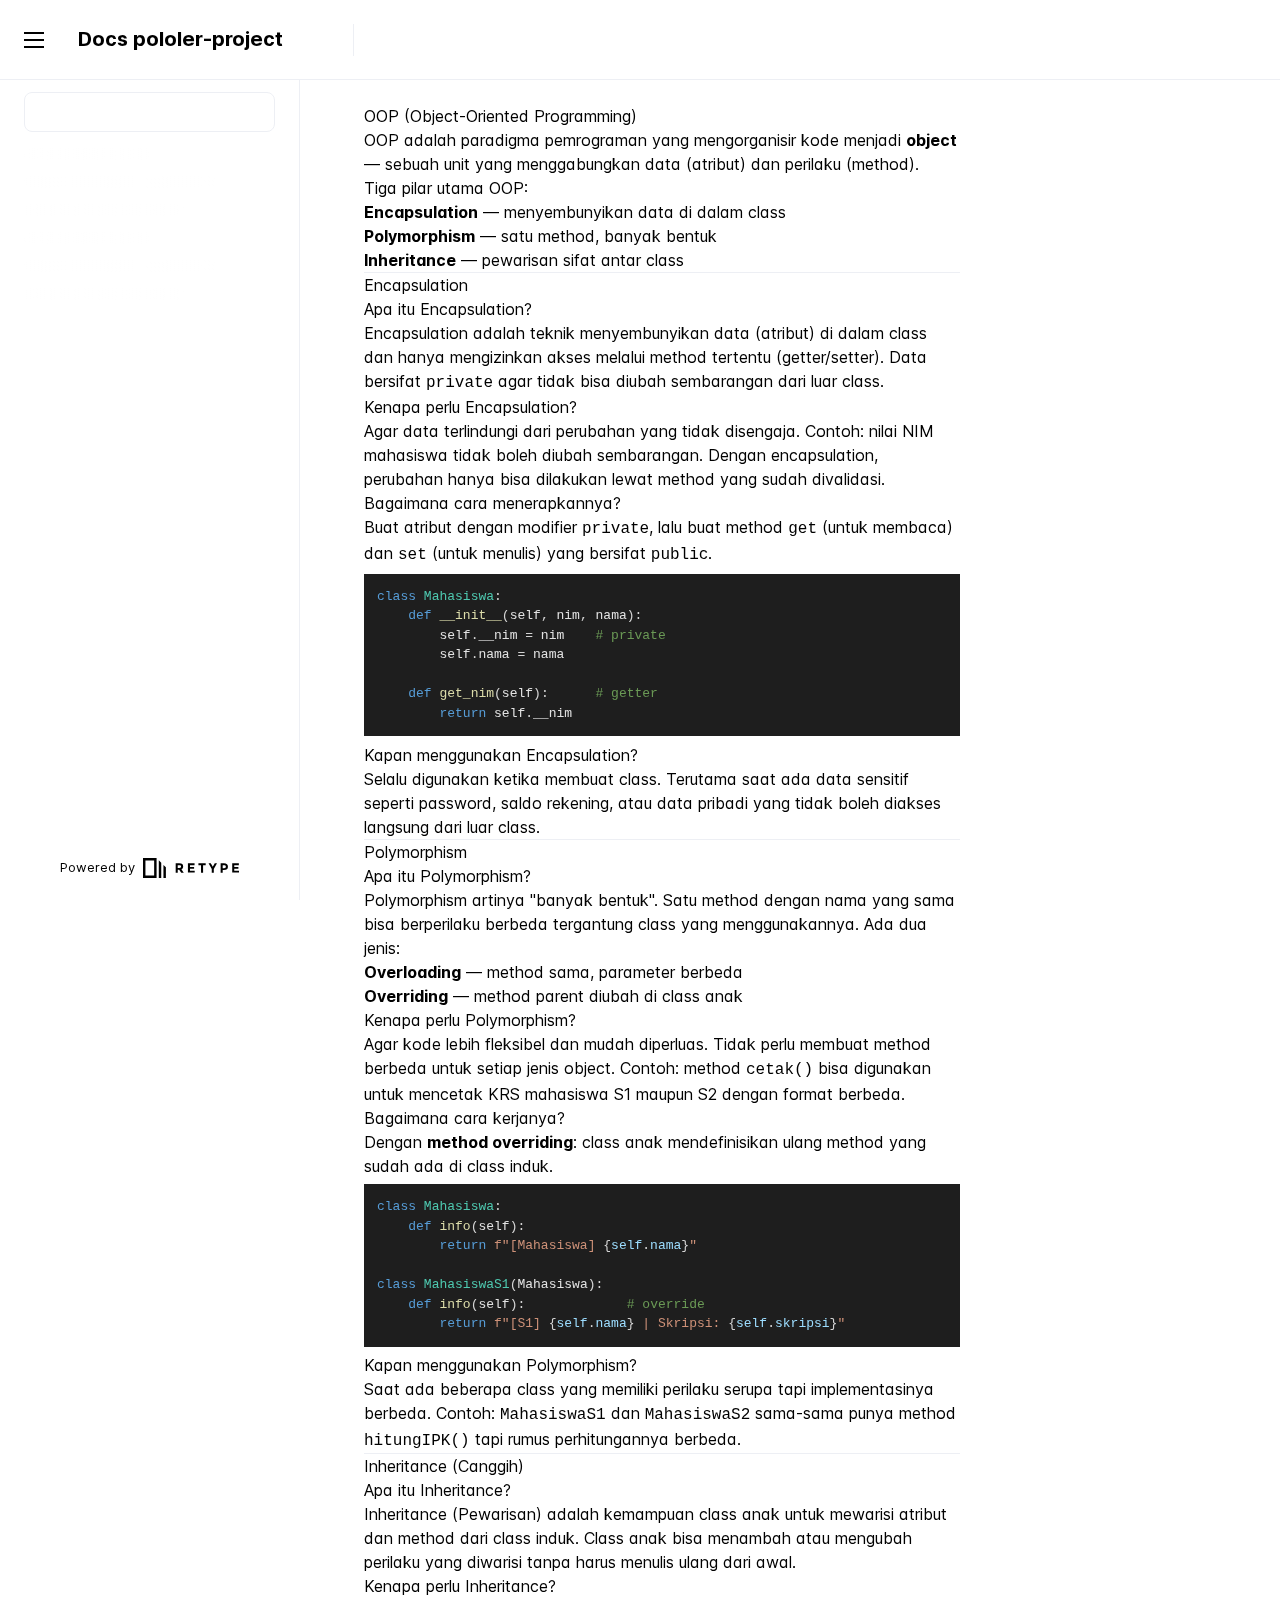
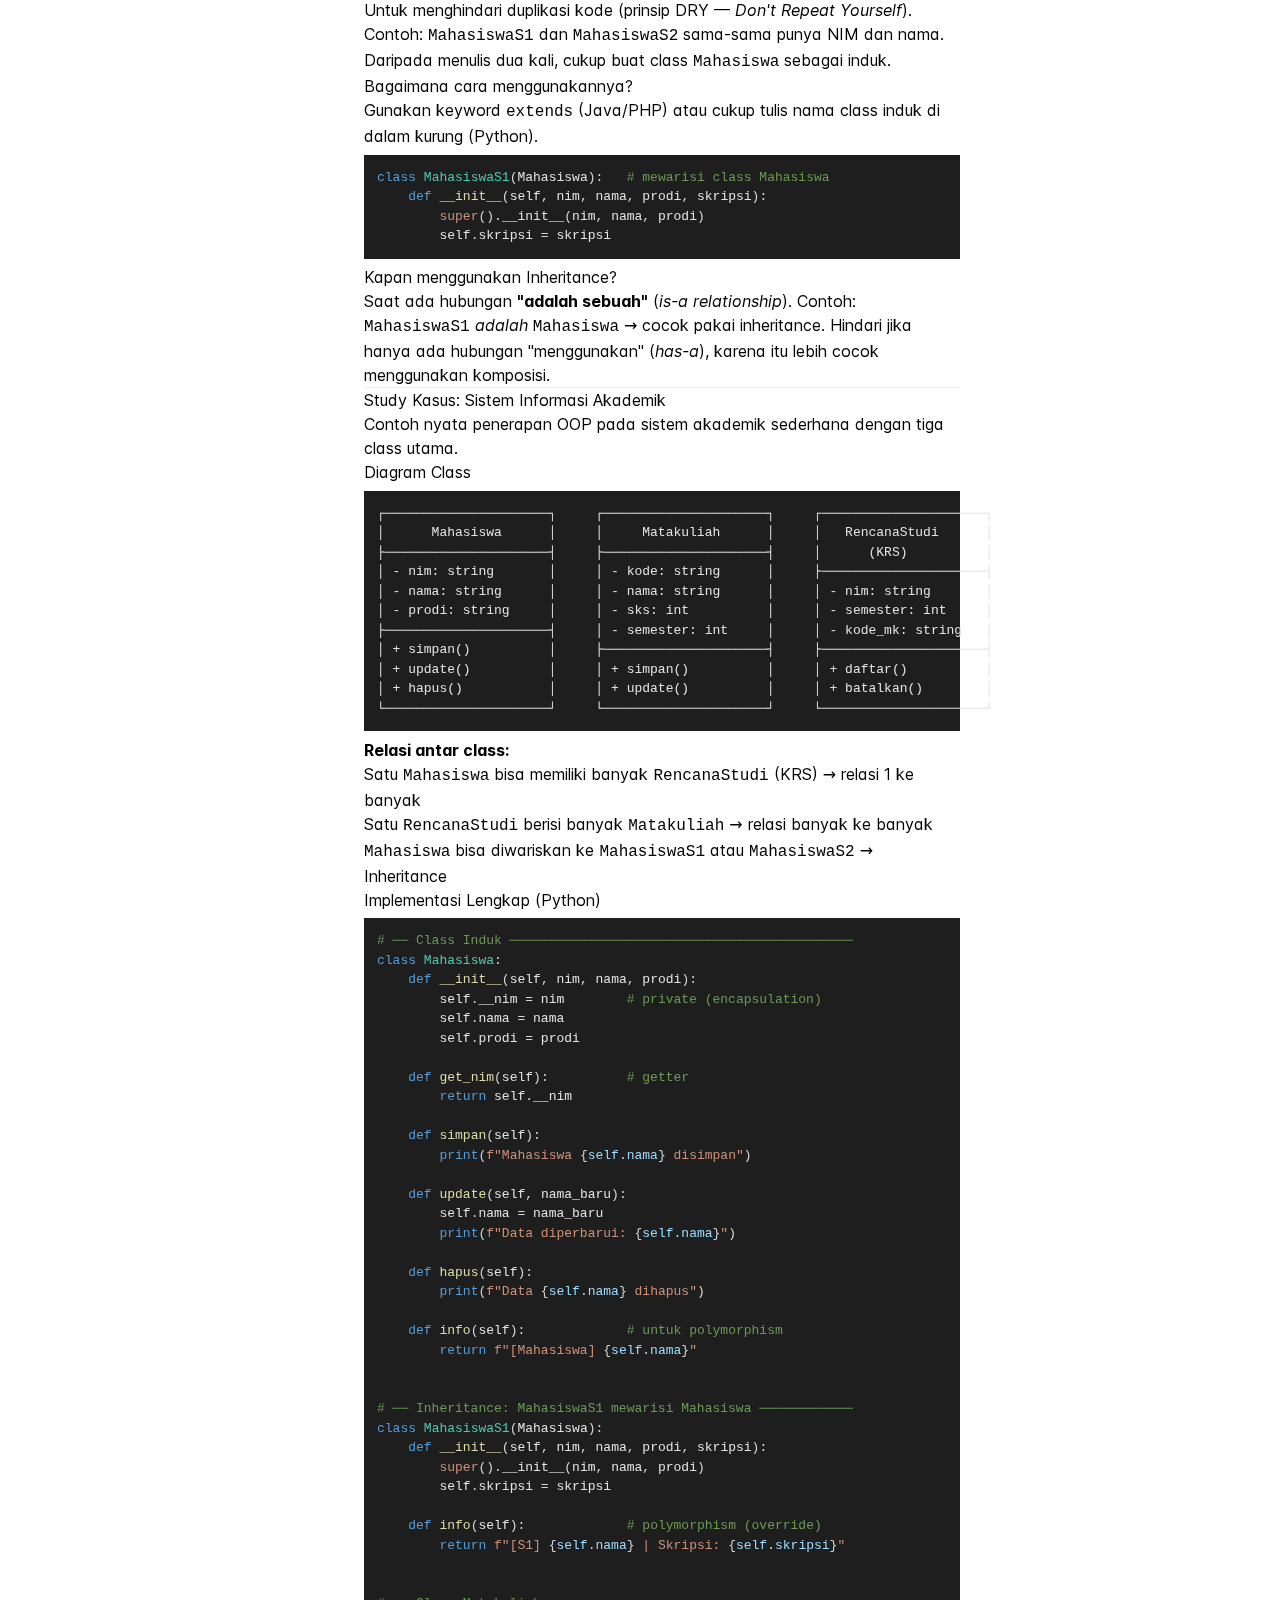
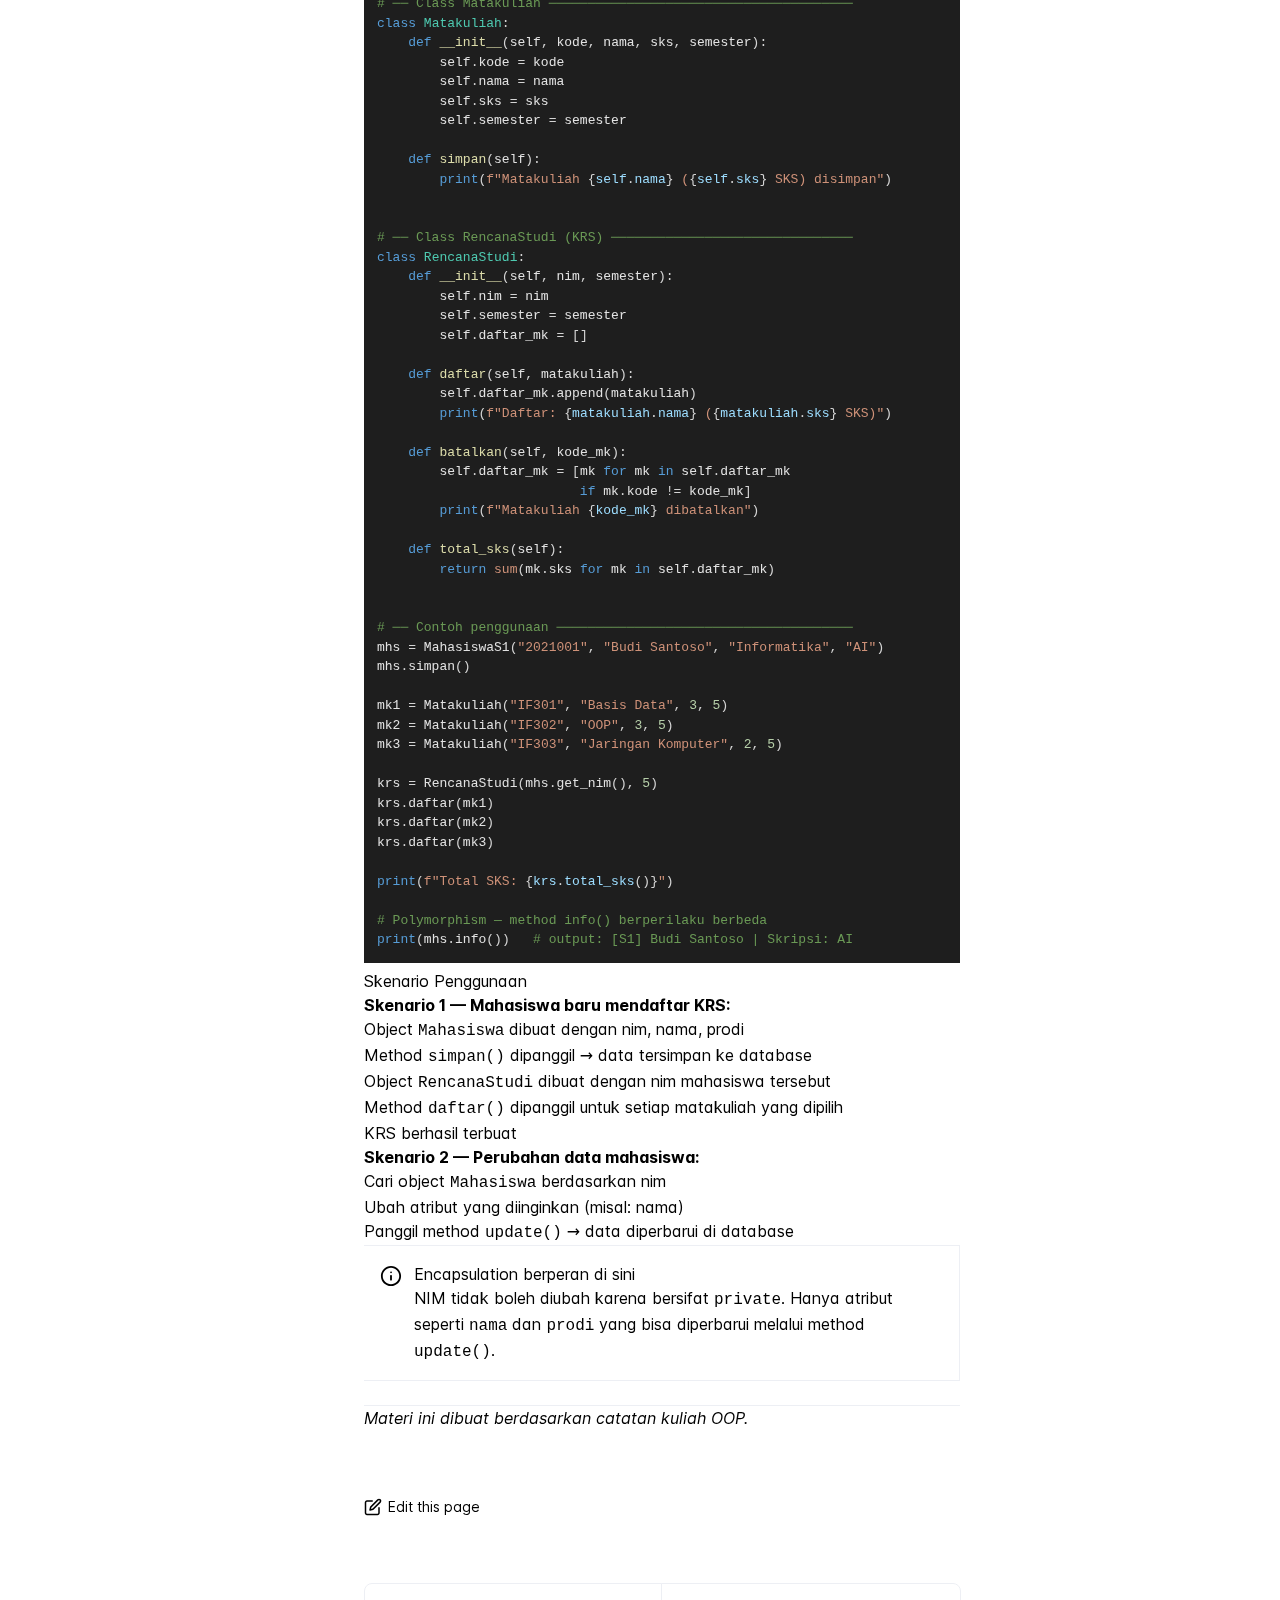
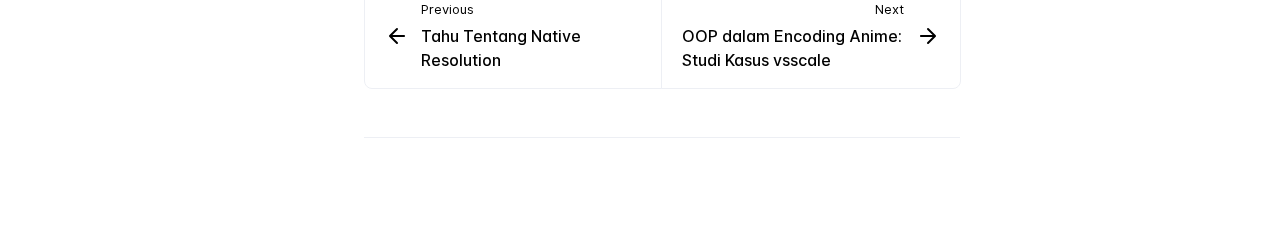
<file: misc/oop/index.html>
<!DOCTYPE html>
<html lang="en" class="h-full">
<head>
    <meta charset="UTF-8">
    <meta name="viewport" content="width=device-width,initial-scale=1">
    <meta name="color-scheme" content="light dark">
    <meta name="turbo-cache-control" content="no-cache" data-turbo-track="reload" data-track-token="4.5.3.830192550862">

    <!-- See retype.com -->
    <meta name="generator" content="Retype 4.5.3">

    <!-- Primary Meta Tags -->
    <title>OOP (Object-Oriented Programming)</title>
    <meta name="title" content="OOP (Object-Oriented Programming)">
    <meta name="description" content="OOP adalah paradigma pemrograman yang mengorganisir kode menjadi object — sebuah unit yang menggabungkan data (atribut) dan perilaku (method).">

    <!-- Canonical -->
    <link rel="canonical" href="https://docs.pololer.my.id/misc/oop/">
    <link rel="sitemap" type="application/xml" title="Sitemap" href="https://docs.pololer.my.id/sitemap.xml">

    <!-- Open Graph -->
    <meta property="og:type" content="website">
    <meta property="og:url" content="https://docs.pololer.my.id/misc/oop/">
    <meta property="og:title" content="OOP (Object-Oriented Programming)">
    <meta property="og:description" content="OOP adalah paradigma pemrograman yang mengorganisir kode menjadi object — sebuah unit yang menggabungkan data (atribut) dan perilaku (method).">
    <meta property="og:site_name" content="Docs pololer-project">
    <meta property="og:locale" content="en_US">

    <!-- Twitter -->
    <meta name="twitter:card" content="summary_large_image">
    <meta name="twitter:url" content="https://docs.pololer.my.id/misc/oop/">
    <meta name="twitter:title" content="OOP (Object-Oriented Programming)">
    <meta name="twitter:description" content="OOP adalah paradigma pemrograman yang mengorganisir kode menjadi object — sebuah unit yang menggabungkan data (atribut) dan perilaku (method).">

    <!-- Alternate Markdown -->
    <link rel="alternate" type="text/markdown" href="https://docs.pololer.my.id/misc/oop.md">

    <script data-cfasync="false">(function(){var cl=document.documentElement.classList,ls=localStorage.getItem("retype_scheme"),hd=cl.contains("dark"),hl=cl.contains("light"),wm=window.matchMedia&&window.matchMedia("(prefers-color-scheme: dark)").matches;if(ls==="dark"||(!ls&&wm&&!hd&&!hl)){cl.remove("light");cl.add("dark")}else if(ls==="light"||(!ls&&!wm&&!hd&&!hl)){cl.remove("dark");cl.add("light")}})();</script>

    <link href="../../resources/css/retype.css?v=4.5.3.830192550862" rel="stylesheet">

    <script data-cfasync="false" src="../../resources/js/config.js?v=4.5.3.830192550862" data-turbo-eval="false" defer></script>
    <script data-cfasync="false" src="../../resources/js/retype.js?v=4.5.3" data-turbo-eval="false" defer></script>
    <script id="lunr-js" data-cfasync="false" src="../../resources/js/lunr.js?v=4.5.3.830192550862" data-turbo-eval="false" defer></script>
    <script id="prism-js" data-cfasync="false" src="../../resources/js/prism.js?v=4.5.3.830192550862" defer></script>
</head>
<body>
    <div id="retype-app" class="relative text-base antialiased text-base-text bg-base-bg font-body">
    <div class="absolute bottom-0 left-0" style="top: 5rem; right: 50%"></div>

    <header id="retype-header" class="sticky top-0 z-30 flex w-full h-16 bg-header-bg border-b border-header-border md:h-20">
        <div class="container relative flex items-center justify-between pr-6 grow md:justify-start">
            <!-- Mobile menu button skeleton -->
            <button v-cloak class="skeleton retype-mobile-menu-button flex items-center justify-center shrink-0 overflow-hidden dark:text-white focus:outline-hidden rounded-full w-10 h-10 ml-3.5 md:hidden"><svg xmlns="http://www.w3.org/2000/svg" class="mb-px shrink-0" width="24" height="24" viewBox="0 0 24 24" role="presentation" style="margin-bottom: 0px;"><g fill="currentColor"><path d="M2 4h20v2H2zM2 11h20v2H2zM2 18h20v2H2z"></path></g></svg></button>
            <div v-cloak id="retype-sidebar-left-toggle-button"></div>
    
            <!-- Logo -->
            <div class="flex items-center justify-between h-full py-2 md:w-75">
                <div class="flex items-center px-2 md:px-6">
                    <a id="retype-branding-logo" href="https://docs.pololer.my.id/" class="flex items-center leading-snug text-xl">
                        <span class="dark:text-white font-bold line-clamp-1 md:line-clamp-2">Docs pololer-project</span>
                    </a>
                </div>
    
                <span class="hidden h-8 border-r md:inline-block border-base-border"></span>
            </div>
    
            <div class="flex justify-between md:grow">
                <!-- Top Nav -->
                <nav id="retype-header-nav" class="hidden md:flex">
                    <ul class="flex flex-col mb-4 md:pl-16 md:mb-0 md:flex-row md:items-center">
                        
                    </ul>
                </nav>
    
                <div v-cloak class="flex justify-end grow">
                    <div id="retype-mobile-search-button"></div>
                    <doc-search-desktop></doc-search-desktop>
    
                    <doc-theme-switch class="lg:ml-2"></doc-theme-switch>
                    <doc-history></doc-history>
                </div>
            </div>
        </div>
    </header>


    <div id="retype-container" class="container relative flex bg-white">
        <!-- Sidebar Skeleton -->
        <div v-cloak class="fixed flex flex-col shrink-0 duration-300 ease-in-out bg-sidebar-left-bg border-sidebar-left-border sidebar top-20 w-75 border-r h-screen md:sticky transition-transform skeleton">
        
            <div class="flex items-center h-16 px-6">
                <input id="retype-filter-input-mock" class="w-full h-10 pl-8 px-3 py-2 transition-colors duration-200 ease-linear bg-filter-bg border border-filter-border rounded-lg shadow-none md:text-sm hover:border-filter-border-hover focus:outline-hidden focus:border-filter-border-focus placeholder-filter-placeholder" type="text">
            </div>
        
            <div class="pl-6 mt-1 mb-4">
                <div class="w-32 h-3 mb-4 bg-skeleton-bg rounded-full loading"></div>
                <div class="w-48 h-3 mb-4 bg-skeleton-bg rounded-full loading"></div>
                <div class="w-40 h-3 mb-4 bg-skeleton-bg rounded-full loading"></div>
                <div class="w-32 h-3 mb-4 bg-skeleton-bg rounded-full loading"></div>
                <div class="w-48 h-3 mb-4 bg-skeleton-bg rounded-full loading"></div>
                <div class="w-40 h-3 mb-4 bg-skeleton-bg rounded-full loading"></div>
            </div>
        
            <div class="shrink-0 mt-auto bg-transparent dark:border-base-border">
                <a class="flex items-center justify-center flex-nowrap h-16 text-gray-350 dark:text-dark-400 hover:text-gray-600 dark:hover:text-dark-300 transition-colors duration-150 ease-in docs-powered-by" target="_blank" href="https://retype.com/" rel="noopener">
                    <span class="text-xs whitespace-nowrap">Powered by</span>
                    <svg xmlns="http://www.w3.org/2000/svg" class="ml-2" fill="currentColor" width="96" height="20" overflow="visible"><path d="M0 0v20h13.59V0H0zm11.15 17.54H2.44V2.46h8.71v15.08zM15.8 20h2.44V4.67L15.8 2.22zM20.45 6.89V20h2.44V9.34z"/><g><path d="M40.16 8.44c0 1.49-.59 2.45-1.75 2.88l2.34 3.32h-2.53l-2.04-2.96h-1.43v2.96h-2.06V5.36h3.5c1.43 0 2.46.24 3.07.73s.9 1.27.9 2.35zm-2.48 1.1c.26-.23.38-.59.38-1.09 0-.5-.13-.84-.4-1.03s-.73-.28-1.39-.28h-1.54v2.75h1.5c.72 0 1.2-.12 1.45-.35zM51.56 5.36V7.2h-4.59v1.91h4.13v1.76h-4.13v1.92h4.74v1.83h-6.79V5.36h6.64zM60.09 7.15v7.48h-2.06V7.15h-2.61V5.36h7.28v1.79h-2.61zM70.81 14.64h-2.06v-3.66l-3.19-5.61h2.23l1.99 3.45 1.99-3.45H74l-3.19 5.61v3.66zM83.99 6.19c.65.55.97 1.4.97 2.55s-.33 1.98-1 2.51-1.68.8-3.04.8h-1.23v2.59h-2.06V5.36h3.26c1.42 0 2.45.28 3.1.83zm-1.51 3.65c.25-.28.37-.69.37-1.22s-.16-.92-.48-1.14c-.32-.23-.82-.34-1.5-.34H79.7v3.12h1.38c.68 0 1.15-.14 1.4-.42zM95.85 5.36V7.2h-4.59v1.91h4.13v1.76h-4.13v1.92H96v1.83h-6.79V5.36h6.64z"/></g></svg>
                </a>
            </div>
        </div>
        
        <!-- Sidebar component -->
        <doc-sidebar v-cloak>
            <template #sidebar-footer>
                <div class="shrink-0 mt-auto border-t md:bg-transparent md:border-none dark:border-base-border">
        
                    <a class="flex items-center justify-center flex-nowrap h-16 text-gray-350 dark:text-dark-400 hover:text-gray-600 dark:hover:text-dark-300 transition-colors duration-150 ease-in docs-powered-by" target="_blank" href="https://retype.com/" rel="noopener">
                        <span class="text-xs whitespace-nowrap">Powered by</span>
                        <svg xmlns="http://www.w3.org/2000/svg" class="ml-2" fill="currentColor" width="96" height="20" overflow="visible"><path d="M0 0v20h13.59V0H0zm11.15 17.54H2.44V2.46h8.71v15.08zM15.8 20h2.44V4.67L15.8 2.22zM20.45 6.89V20h2.44V9.34z"/><g><path d="M40.16 8.44c0 1.49-.59 2.45-1.75 2.88l2.34 3.32h-2.53l-2.04-2.96h-1.43v2.96h-2.06V5.36h3.5c1.43 0 2.46.24 3.07.73s.9 1.27.9 2.35zm-2.48 1.1c.26-.23.38-.59.38-1.09 0-.5-.13-.84-.4-1.03s-.73-.28-1.39-.28h-1.54v2.75h1.5c.72 0 1.2-.12 1.45-.35zM51.56 5.36V7.2h-4.59v1.91h4.13v1.76h-4.13v1.92h4.74v1.83h-6.79V5.36h6.64zM60.09 7.15v7.48h-2.06V7.15h-2.61V5.36h7.28v1.79h-2.61zM70.81 14.64h-2.06v-3.66l-3.19-5.61h2.23l1.99 3.45 1.99-3.45H74l-3.19 5.61v3.66zM83.99 6.19c.65.55.97 1.4.97 2.55s-.33 1.98-1 2.51-1.68.8-3.04.8h-1.23v2.59h-2.06V5.36h3.26c1.42 0 2.45.28 3.1.83zm-1.51 3.65c.25-.28.37-.69.37-1.22s-.16-.92-.48-1.14c-.32-.23-.82-.34-1.5-.34H79.7v3.12h1.38c.68 0 1.15-.14 1.4-.42zM95.85 5.36V7.2h-4.59v1.91h4.13v1.76h-4.13v1.92H96v1.83h-6.79V5.36h6.64z"/></g></svg>
                    </a>
                </div>
            </template>
        </doc-sidebar>

        <div class="grow min-w-0 bg-body-bg">
            <!-- Render "toolbar" template here on api pages --><!-- Render page content -->
<div class="flex">
    <div id="retype-main" class="min-w-0 p-4 grow md:px-16">
        <main class="relative pb-12 lg:pt-2">
            <div class="relative retype-markdown" id="retype-content">
                <!-- Rendered if sidebar right is enabled -->
                <div id="retype-sidebar-right-toggle"></div>
                <doc-page-actions></doc-page-actions>

                <!-- Page content  -->
<h1 id="oop-object-oriented-programming">OOP (Object-Oriented Programming)</h1>
<p>OOP adalah paradigma pemrograman yang mengorganisir kode menjadi <strong>object</strong> — sebuah unit yang menggabungkan data (atribut) dan perilaku (method).</p>
<p>Tiga pilar utama OOP:</p>
<ul>
<li><strong>Encapsulation</strong> — menyembunyikan data di dalam class</li>
<li><strong>Polymorphism</strong> — satu method, banyak bentuk</li>
<li><strong>Inheritance</strong> — pewarisan sifat antar class</li>
</ul>
<hr>
<h2 id="encapsulation">Encapsulation</h2>
<h3 id="apa-itu-encapsulation">Apa itu Encapsulation?</h3>
<p>Encapsulation adalah teknik menyembunyikan data (atribut) di dalam class dan hanya mengizinkan akses melalui method tertentu (getter/setter). Data bersifat <code translate="no" v-pre>private</code> agar tidak bisa diubah sembarangan dari luar class.</p>
<h3 id="kenapa-perlu-encapsulation">Kenapa perlu Encapsulation?</h3>
<p>Agar data terlindungi dari perubahan yang tidak disengaja. Contoh: nilai NIM mahasiswa tidak boleh diubah sembarangan. Dengan encapsulation, perubahan hanya bisa dilakukan lewat method yang sudah divalidasi.</p>
<h3 id="bagaimana-cara-menerapkannya">Bagaimana cara menerapkannya?</h3>
<p>Buat atribut dengan modifier <code translate="no" v-pre>private</code>, lalu buat method <code translate="no" v-pre>get</code> (untuk membaca) dan <code translate="no" v-pre>set</code> (untuk menulis) yang bersifat <code translate="no" v-pre>public</code>.</p>
<div id="bagaimana-cara-menerapkannya-code-1" class="codeblock-wrapper"><doc-codeblock>
<pre translate="no" class="language-python"><code v-pre class="language-python">class Mahasiswa:
    def __init__(self, nim, nama):
        self.__nim = nim    # private
        self.nama = nama

    def get_nim(self):      # getter
        return self.__nim</code></pre>
</doc-codeblock></div>
<h3 id="kapan-menggunakan-encapsulation">Kapan menggunakan Encapsulation?</h3>
<p>Selalu digunakan ketika membuat class. Terutama saat ada data sensitif seperti password, saldo rekening, atau data pribadi yang tidak boleh diakses langsung dari luar class.</p>
<hr>
<h2 id="polymorphism">Polymorphism</h2>
<h3 id="apa-itu-polymorphism">Apa itu Polymorphism?</h3>
<p>Polymorphism artinya &quot;banyak bentuk&quot;. Satu method dengan nama yang sama bisa berperilaku berbeda tergantung class yang menggunakannya. Ada dua jenis:</p>
<ul>
<li><strong>Overloading</strong> — method sama, parameter berbeda</li>
<li><strong>Overriding</strong> — method parent diubah di class anak</li>
</ul>
<h3 id="kenapa-perlu-polymorphism">Kenapa perlu Polymorphism?</h3>
<p>Agar kode lebih fleksibel dan mudah diperluas. Tidak perlu membuat method berbeda untuk setiap jenis object. Contoh: method <code translate="no" v-pre>cetak()</code> bisa digunakan untuk mencetak KRS mahasiswa S1 maupun S2 dengan format berbeda.</p>
<h3 id="bagaimana-cara-kerjanya">Bagaimana cara kerjanya?</h3>
<p>Dengan <strong>method overriding</strong>: class anak mendefinisikan ulang method yang sudah ada di class induk.</p>
<div id="bagaimana-cara-kerjanya-code-1" class="codeblock-wrapper"><doc-codeblock>
<pre translate="no" class="language-python"><code v-pre class="language-python">class Mahasiswa:
    def info(self):
        return f&quot;[Mahasiswa] {self.nama}&quot;

class MahasiswaS1(Mahasiswa):
    def info(self):             # override
        return f&quot;[S1] {self.nama} | Skripsi: {self.skripsi}&quot;</code></pre>
</doc-codeblock></div>
<h3 id="kapan-menggunakan-polymorphism">Kapan menggunakan Polymorphism?</h3>
<p>Saat ada beberapa class yang memiliki perilaku serupa tapi implementasinya berbeda. Contoh: <code translate="no" v-pre>MahasiswaS1</code> dan <code translate="no" v-pre>MahasiswaS2</code> sama-sama punya method <code translate="no" v-pre>hitungIPK()</code> tapi rumus perhitungannya berbeda.</p>
<hr>
<h2 id="inheritance-canggih">Inheritance (Canggih)</h2>
<h3 id="apa-itu-inheritance">Apa itu Inheritance?</h3>
<p>Inheritance (Pewarisan) adalah kemampuan class anak untuk mewarisi atribut dan method dari class induk. Class anak bisa menambah atau mengubah perilaku yang diwarisi tanpa harus menulis ulang dari awal.</p>
<h3 id="kenapa-perlu-inheritance">Kenapa perlu Inheritance?</h3>
<p>Untuk menghindari duplikasi kode (prinsip DRY — <em>Don&#x27;t Repeat Yourself</em>). Contoh: <code translate="no" v-pre>MahasiswaS1</code> dan <code translate="no" v-pre>MahasiswaS2</code> sama-sama punya NIM dan nama. Daripada menulis dua kali, cukup buat class <code translate="no" v-pre>Mahasiswa</code> sebagai induk.</p>
<h3 id="bagaimana-cara-menggunakannya">Bagaimana cara menggunakannya?</h3>
<p>Gunakan keyword <code translate="no" v-pre>extends</code> (Java/PHP) atau cukup tulis nama class induk di dalam kurung (Python).</p>
<div id="bagaimana-cara-menggunakannya-code-1" class="codeblock-wrapper"><doc-codeblock>
<pre translate="no" class="language-python"><code v-pre class="language-python">class MahasiswaS1(Mahasiswa):   # mewarisi class Mahasiswa
    def __init__(self, nim, nama, prodi, skripsi):
        super().__init__(nim, nama, prodi)
        self.skripsi = skripsi</code></pre>
</doc-codeblock></div>
<h3 id="kapan-menggunakan-inheritance">Kapan menggunakan Inheritance?</h3>
<p>Saat ada hubungan <strong>&quot;adalah sebuah&quot;</strong> (<em>is-a relationship</em>). Contoh: <code translate="no" v-pre>MahasiswaS1</code> <em>adalah</em> <code translate="no" v-pre>Mahasiswa</code> → cocok pakai inheritance. Hindari jika hanya ada hubungan &quot;menggunakan&quot; (<em>has-a</em>), karena itu lebih cocok menggunakan komposisi.</p>
<hr>
<h2 id="study-kasus-sistem-informasi-akademik">Study Kasus: Sistem Informasi Akademik</h2>
<p>Contoh nyata penerapan OOP pada sistem akademik sederhana dengan tiga class utama.</p>
<h3 id="diagram-class">Diagram Class</h3>
<div id="diagram-class-code-1" class="codeblock-wrapper"><doc-codeblock>
<pre translate="no" class="language-none"><code v-pre class="language-none">┌─────────────────────┐     ┌─────────────────────┐     ┌─────────────────────┐
│      Mahasiswa      │     │     Matakuliah      │     │   RencanaStudi      │
├─────────────────────┤     ├─────────────────────┤     │      (KRS)          │
│ - nim: string       │     │ - kode: string      │     ├─────────────────────┤
│ - nama: string      │     │ - nama: string      │     │ - nim: string       │
│ - prodi: string     │     │ - sks: int          │     │ - semester: int     │
├─────────────────────┤     │ - semester: int     │     │ - kode_mk: string   │
│ + simpan()          │     ├─────────────────────┤     ├─────────────────────┤
│ + update()          │     │ + simpan()          │     │ + daftar()          │
│ + hapus()           │     │ + update()          │     │ + batalkan()        │
└─────────────────────┘     └─────────────────────┘     └─────────────────────┘</code></pre>
</doc-codeblock></div>
<p><strong>Relasi antar class:</strong></p>
<ul>
<li>Satu <code translate="no" v-pre>Mahasiswa</code> bisa memiliki banyak <code translate="no" v-pre>RencanaStudi</code> (KRS) → relasi 1 ke banyak</li>
<li>Satu <code translate="no" v-pre>RencanaStudi</code> berisi banyak <code translate="no" v-pre>Matakuliah</code> → relasi banyak ke banyak</li>
<li><code translate="no" v-pre>Mahasiswa</code> bisa diwariskan ke <code translate="no" v-pre>MahasiswaS1</code> atau <code translate="no" v-pre>MahasiswaS2</code> → Inheritance</li>
</ul>
<h3 id="implementasi-lengkap-python">Implementasi Lengkap (Python)</h3>
<div id="implementasi-lengkap-python-code-1" class="codeblock-wrapper"><doc-codeblock>
<pre translate="no" class="language-python"><code v-pre class="language-python"># ── Class Induk ────────────────────────────────────────────
class Mahasiswa:
    def __init__(self, nim, nama, prodi):
        self.__nim = nim        # private (encapsulation)
        self.nama = nama
        self.prodi = prodi

    def get_nim(self):          # getter
        return self.__nim

    def simpan(self):
        print(f&quot;Mahasiswa {self.nama} disimpan&quot;)

    def update(self, nama_baru):
        self.nama = nama_baru
        print(f&quot;Data diperbarui: {self.nama}&quot;)

    def hapus(self):
        print(f&quot;Data {self.nama} dihapus&quot;)

    def info(self):             # untuk polymorphism
        return f&quot;[Mahasiswa] {self.nama}&quot;


# ── Inheritance: MahasiswaS1 mewarisi Mahasiswa ────────────
class MahasiswaS1(Mahasiswa):
    def __init__(self, nim, nama, prodi, skripsi):
        super().__init__(nim, nama, prodi)
        self.skripsi = skripsi

    def info(self):             # polymorphism (override)
        return f&quot;[S1] {self.nama} | Skripsi: {self.skripsi}&quot;


# ── Class Matakuliah ───────────────────────────────────────
class Matakuliah:
    def __init__(self, kode, nama, sks, semester):
        self.kode = kode
        self.nama = nama
        self.sks = sks
        self.semester = semester

    def simpan(self):
        print(f&quot;Matakuliah {self.nama} ({self.sks} SKS) disimpan&quot;)


# ── Class RencanaStudi (KRS) ───────────────────────────────
class RencanaStudi:
    def __init__(self, nim, semester):
        self.nim = nim
        self.semester = semester
        self.daftar_mk = []

    def daftar(self, matakuliah):
        self.daftar_mk.append(matakuliah)
        print(f&quot;Daftar: {matakuliah.nama} ({matakuliah.sks} SKS)&quot;)

    def batalkan(self, kode_mk):
        self.daftar_mk = [mk for mk in self.daftar_mk
                          if mk.kode != kode_mk]
        print(f&quot;Matakuliah {kode_mk} dibatalkan&quot;)

    def total_sks(self):
        return sum(mk.sks for mk in self.daftar_mk)


# ── Contoh penggunaan ──────────────────────────────────────
mhs = MahasiswaS1(&quot;2021001&quot;, &quot;Budi Santoso&quot;, &quot;Informatika&quot;, &quot;AI&quot;)
mhs.simpan()

mk1 = Matakuliah(&quot;IF301&quot;, &quot;Basis Data&quot;, 3, 5)
mk2 = Matakuliah(&quot;IF302&quot;, &quot;OOP&quot;, 3, 5)
mk3 = Matakuliah(&quot;IF303&quot;, &quot;Jaringan Komputer&quot;, 2, 5)

krs = RencanaStudi(mhs.get_nim(), 5)
krs.daftar(mk1)
krs.daftar(mk2)
krs.daftar(mk3)

print(f&quot;Total SKS: {krs.total_sks()}&quot;)

# Polymorphism — method info() berperilaku berbeda
print(mhs.info())   # output: [S1] Budi Santoso | Skripsi: AI</code></pre>
</doc-codeblock></div>
<h3 id="skenario-penggunaan">Skenario Penggunaan</h3>
<p><strong>Skenario 1 — Mahasiswa baru mendaftar KRS:</strong></p>
<ol>
<li>Object <code translate="no" v-pre>Mahasiswa</code> dibuat dengan nim, nama, prodi</li>
<li>Method <code translate="no" v-pre>simpan()</code> dipanggil → data tersimpan ke database</li>
<li>Object <code translate="no" v-pre>RencanaStudi</code> dibuat dengan nim mahasiswa tersebut</li>
<li>Method <code translate="no" v-pre>daftar()</code> dipanggil untuk setiap matakuliah yang dipilih</li>
<li>KRS berhasil terbuat</li>
</ol>
<p><strong>Skenario 2 — Perubahan data mahasiswa:</strong></p>
<ol>
<li>Cari object <code translate="no" v-pre>Mahasiswa</code> berdasarkan nim</li>
<li>Ubah atribut yang diinginkan (misal: nama)</li>
<li>Panggil method <code translate="no" v-pre>update()</code> → data diperbarui di database</li>
</ol>
<div class="flex mb-6">
    <div class="shrink-0 w-1.5 rounded-tl-lg rounded-bl-lg bg-callout-info"></div>
    <div class="flex w-full py-4 border border-l-0 rounded-tr-lg rounded-br-lg doc-callout bg-callout-base-bg border-callout-base-border" role="alert">
        <div class="flex items-center ml-4 h-7">
            <svg xmlns="http://www.w3.org/2000/svg" class="block text-callout-info" width="22" height="22" viewBox="0 0 24 24" role="presentation">
                <g fill="currentColor"><g>
                    <path d="M12 1C5.93 1 1 5.93 1 12s4.93 11 11 11 11-4.93 11-11S18.07 1 12 1zm0 20c-4.96 0-9-4.04-9-9s4.04-9 9-9 9 4.04 9 9-4.04 9-9 9z"></path>
                    <path d="M12 11c-.55 0-1 .45-1 1v4c0 .55.45 1 1 1s1-.45 1-1v-4c0-.55-.45-1-1-1zM12.01 7c-.56 0-1 .45-1 1s.45 1 1 1 1-.45 1-1-.45-1-1-1z"></path>
                    <path fill="none" d="M0 0h24v24H0z"></path>
                </g></g>
            </svg>
        </div>
        <div class="pr-5 ml-3 w-full">
            <h5>Encapsulation berperan di sini</h5>
<p>NIM tidak boleh diubah karena bersifat <code translate="no" v-pre>private</code>. Hanya atribut seperti <code translate="no" v-pre>nama</code> dan <code translate="no" v-pre>prodi</code> yang bisa diperbarui melalui method <code translate="no" v-pre>update()</code>.</p>
        </div>
    </div>
</div>
<hr>
<p><em>Materi ini dibuat berdasarkan catatan kuliah OOP.</em></p>

                
                <!-- Required only on API pages -->
                <doc-toolbar-member-filter-no-results></doc-toolbar-member-filter-no-results>
            </div>
            <footer id="retype-content-footer" class="clear-both">
                <div class="flex flex-wrap items-center gap-x-4 gap-y-2 mt-14">
                    <a id="retype-edit-this-page" class="my-2.5 inline-flex items-center text-sm whitespace-nowrap text-body-link font-body-link hover:text-body-link-hover hover:underline" href="https://github.com/Aruh1/dedocs/edit/master/docs/misc/oop.md" target="_blank" rel="noopener">
                        <svg class="mr-1.5" xmlns="http://www.w3.org/2000/svg" width="18" height="18" viewBox="0 0 24 24" fill="currentColor" overflow="visible"><path d="M20 12c-.55 0-1 .45-1 1v7c0 .55-.45 1-1 1H4c-.55 0-1-.45-1-1V6c0-.55.45-1 1-1h7c.55 0 1-.45 1-1s-.45-1-1-1H4C2.35 3 1 4.35 1 6v14c0 1.65 1.35 3 3 3h14c1.65 0 3-1.35 3-3v-7c0-.55-.45-1-1-1z" /><path d="M22.21 1.79c-1.18-1.18-3.24-1.18-4.41 0l-9.5 9.5c-.13.13-.22.29-.26.46l-1 4c-.08.34.01.7.26.95.18.2.44.3.7.3.08 0 .16-.01.24-.03l4-1c.18-.04.34-.13.46-.26l9.5-9.5c1.22-1.22 1.22-3.2.01-4.42zm-1.42 3l-9.3 9.3-2.11.53.53-2.11 9.3-9.3c.42-.42 1.16-.42 1.59 0 .43.43.43 1.15-.01 1.58z" /><path fill="none" d="M0 0h24v24H0z" /></svg>
                        <span>Edit this page</span>
                    </a>
                </div>
            
                <nav id="retype-nextprev" class="print:hidden flex mt-14">
                    <div class="w-1/2">
                        <a class="px-5 py-4 h-full flex items-center break-normal font-medium text-body-link border border-base-border hover:border-base-border-hover rounded-l-lg transition-colors duration-150 relative hover:z-5" href="../../encoding/tahu-tentang-native-res/">
                            <svg xmlns="http://www.w3.org/2000/svg" class="mr-3" width="24" height="24" viewBox="0 0 24 24" fill="currentColor" overflow="visible"><path d="M19 11H7.41l5.29-5.29a.996.996 0 10-1.41-1.41l-7 7a1 1 0 000 1.42l7 7a1.024 1.024 0 001.42-.01.996.996 0 000-1.41L7.41 13H19c.55 0 1-.45 1-1s-.45-1-1-1z" /><path fill="none" d="M0 0h24v24H0z" /></svg>
                            <span>
                                <span class="block text-xs font-normal text-base-text-muted">Previous</span>
                                <span class="block mt-1">Tahu Tentang Native Resolution</span>
                            </span>
                        </a>
                    </div>
            
                    <div class="w-1/2">
                        <a class="px-5 py-4 -mx-px h-full flex items-center justify-end break-normal font-medium text-body-link border border-base-border hover:border-base-border-hover rounded-r-lg transition-colors duration-150 relative hover:z-5" href="../../misc/oop-vsscale/">
                            <span>
                                <span class="block text-xs font-normal text-right text-base-text-muted">Next</span>
                                <span class="block mt-1">OOP dalam Encoding Anime: Studi Kasus vsscale</span>
                            </span>
                            <svg xmlns="http://www.w3.org/2000/svg" class="ml-3" width="24" height="24" viewBox="0 0 24 24" fill="currentColor" overflow="visible"><path d="M19.92 12.38a1 1 0 00-.22-1.09l-7-7a.996.996 0 10-1.41 1.41l5.3 5.3H5c-.55 0-1 .45-1 1s.45 1 1 1h11.59l-5.29 5.29a.996.996 0 000 1.41c.19.2.44.3.7.3s.51-.1.71-.29l7-7c.09-.09.16-.21.21-.33z" /><path fill="none" d="M0 0h24v24H0z" /></svg>
                        </a>
                    </div>
                </nav>
            </footer>
        </main>

        <div id="retype-page-footer" class="print:border-none border-t border-base-border pt-6 mb-8">
            <footer class="flex flex-wrap items-center justify-between print:justify-center">
                <div id="retype-footer-links" class="print:hidden">
                    <ul class="flex flex-wrap items-center text-sm">
                    </ul>
                </div>
                <div id="retype-copyright" class="print:justify-center py-2 text-footer-text font-footer-link text-sm leading-relaxed"></div>
            </footer>
        </div>
    </div>

    <!-- Rendered if sidebar right is enabled -->
    <!-- Sidebar right skeleton-->
    <div v-cloak class="fixed top-0 bottom-0 right-0 translate-x-full bg-sidebar-right-bg border-sidebar-right-border lg:sticky lg:border-l lg:shrink-0 lg:pt-6 lg:translate-x-0 sm:w-1/2 lg:w-64 lg:z-0 md:w-104 sidebar-right skeleton">
        <div class="pl-5">
            <div class="w-32 h-3 mb-4 bg-skeleton-bg rounded-full loading"></div>
            <div class="w-48 h-3 mb-4 bg-skeleton-bg rounded-full loading"></div>
            <div class="w-40 h-3 mb-4 bg-skeleton-bg rounded-full loading"></div>
        </div>
    </div>

    <!-- User should be able to hide sidebar right -->
    <doc-sidebar-right v-cloak></doc-sidebar-right>
</div>

        </div>
    </div>

    <doc-search-mobile></doc-search-mobile>
    <doc-back-to-top></doc-back-to-top>
</div>


    <div id="retype-overlay-target"></div>

        <script data-cfasync="false">window.__DOCS__ = { "title": "OOP (Object-Oriented Programming)", level: 2, icon: "file", hasPrism: true, hasInstagram: false, hasMermaid: false, hasMath: false, tocDepth: 23, "md": "/misc/oop.md" }</script>
</body>
</html>
</file>
<file: resources/css/katex.css>
/*! Retype v3.7.0 | retype.com | Copyright 2025. Object.NET, Inc. All rights reserved. */

@font-face{font-family:KaTeX_AMS;font-style:normal;font-weight:400;src:url(../fonts/KaTeX_AMS-Regular.woff2) format("woff2"),url(../fonts/KaTeX_AMS-Regular.woff) format("woff"),url(../fonts/KaTeX_AMS-Regular.ttf) format("truetype")}@font-face{font-family:KaTeX_Caligraphic;font-style:normal;font-weight:700;src:url(../fonts/KaTeX_Caligraphic-Bold.woff2) format("woff2"),url(../fonts/KaTeX_Caligraphic-Bold.woff) format("woff"),url(../fonts/KaTeX_Caligraphic-Bold.ttf) format("truetype")}@font-face{font-family:KaTeX_Caligraphic;font-style:normal;font-weight:400;src:url(../fonts/KaTeX_Caligraphic-Regular.woff2) format("woff2"),url(../fonts/KaTeX_Caligraphic-Regular.woff) format("woff"),url(../fonts/KaTeX_Caligraphic-Regular.ttf) format("truetype")}@font-face{font-family:KaTeX_Fraktur;font-style:normal;font-weight:700;src:url(../fonts/KaTeX_Fraktur-Bold.woff2) format("woff2"),url(../fonts/KaTeX_Fraktur-Bold.woff) format("woff"),url(../fonts/KaTeX_Fraktur-Bold.ttf) format("truetype")}@font-face{font-family:KaTeX_Fraktur;font-style:normal;font-weight:400;src:url(../fonts/KaTeX_Fraktur-Regular.woff2) format("woff2"),url(../fonts/KaTeX_Fraktur-Regular.woff) format("woff"),url(../fonts/KaTeX_Fraktur-Regular.ttf) format("truetype")}@font-face{font-family:KaTeX_Main;font-style:normal;font-weight:700;src:url(../fonts/KaTeX_Main-Bold.woff2) format("woff2"),url(../fonts/KaTeX_Main-Bold.woff) format("woff"),url(../fonts/KaTeX_Main-Bold.ttf) format("truetype")}@font-face{font-family:KaTeX_Main;font-style:italic;font-weight:700;src:url(../fonts/KaTeX_Main-BoldItalic.woff2) format("woff2"),url(../fonts/KaTeX_Main-BoldItalic.woff) format("woff"),url(../fonts/KaTeX_Main-BoldItalic.ttf) format("truetype")}@font-face{font-family:KaTeX_Main;font-style:italic;font-weight:400;src:url(../fonts/KaTeX_Main-Italic.woff2) format("woff2"),url(../fonts/KaTeX_Main-Italic.woff) format("woff"),url(../fonts/KaTeX_Main-Italic.ttf) format("truetype")}@font-face{font-family:KaTeX_Main;font-style:normal;font-weight:400;src:url(../fonts/KaTeX_Main-Regular.woff2) format("woff2"),url(../fonts/KaTeX_Main-Regular.woff) format("woff"),url(../fonts/KaTeX_Main-Regular.ttf) format("truetype")}@font-face{font-family:KaTeX_Math;font-style:italic;font-weight:700;src:url(../fonts/KaTeX_Math-BoldItalic.woff2) format("woff2"),url(../fonts/KaTeX_Math-BoldItalic.woff) format("woff"),url(../fonts/KaTeX_Math-BoldItalic.ttf) format("truetype")}@font-face{font-family:KaTeX_Math;font-style:italic;font-weight:400;src:url(../fonts/KaTeX_Math-Italic.woff2) format("woff2"),url(../fonts/KaTeX_Math-Italic.woff) format("woff"),url(../fonts/KaTeX_Math-Italic.ttf) format("truetype")}@font-face{font-family:"KaTeX_SansSerif";font-style:normal;font-weight:700;src:url(../fonts/KaTeX_SansSerif-Bold.woff2) format("woff2"),url(../fonts/KaTeX_SansSerif-Bold.woff) format("woff"),url(../fonts/KaTeX_SansSerif-Bold.ttf) format("truetype")}@font-face{font-family:"KaTeX_SansSerif";font-style:italic;font-weight:400;src:url(../fonts/KaTeX_SansSerif-Italic.woff2) format("woff2"),url(../fonts/KaTeX_SansSerif-Italic.woff) format("woff"),url(../fonts/KaTeX_SansSerif-Italic.ttf) format("truetype")}@font-face{font-family:"KaTeX_SansSerif";font-style:normal;font-weight:400;src:url(../fonts/KaTeX_SansSerif-Regular.woff2) format("woff2"),url(../fonts/KaTeX_SansSerif-Regular.woff) format("woff"),url(../fonts/KaTeX_SansSerif-Regular.ttf) format("truetype")}@font-face{font-family:KaTeX_Script;font-style:normal;font-weight:400;src:url(../fonts/KaTeX_Script-Regular.woff2) format("woff2"),url(../fonts/KaTeX_Script-Regular.woff) format("woff"),url(../fonts/KaTeX_Script-Regular.ttf) format("truetype")}@font-face{font-family:KaTeX_Size1;font-style:normal;font-weight:400;src:url(../fonts/KaTeX_Size1-Regular.woff2) format("woff2"),url(../fonts/KaTeX_Size1-Regular.woff) format("woff"),url(../fonts/KaTeX_Size1-Regular.ttf) format("truetype")}@font-face{font-family:KaTeX_Size2;font-style:normal;font-weight:400;src:url(../fonts/KaTeX_Size2-Regular.woff2) format("woff2"),url(../fonts/KaTeX_Size2-Regular.woff) format("woff"),url(../fonts/KaTeX_Size2-Regular.ttf) format("truetype")}@font-face{font-family:KaTeX_Size3;font-style:normal;font-weight:400;src:url(../fonts/KaTeX_Size3-Regular.woff2) format("woff2"),url(../fonts/KaTeX_Size3-Regular.woff) format("woff"),url(../fonts/KaTeX_Size3-Regular.ttf) format("truetype")}@font-face{font-family:KaTeX_Size4;font-style:normal;font-weight:400;src:url(../fonts/KaTeX_Size4-Regular.woff2) format("woff2"),url(../fonts/KaTeX_Size4-Regular.woff) format("woff"),url(../fonts/KaTeX_Size4-Regular.ttf) format("truetype")}@font-face{font-family:KaTeX_Typewriter;font-style:normal;font-weight:400;src:url(../fonts/KaTeX_Typewriter-Regular.woff2) format("woff2"),url(../fonts/KaTeX_Typewriter-Regular.woff) format("woff"),url(../fonts/KaTeX_Typewriter-Regular.ttf) format("truetype")}.katex{font:normal 1.21em KaTeX_Main,Times New Roman,serif;line-height:1.2;text-indent:0;text-rendering:auto}.katex *{-ms-high-contrast-adjust:none!important;border-color:currentColor}.katex .katex-version:after{content:"0.16.8"}.katex .katex-mathml{clip:rect(1px,1px,1px,1px);border:0;height:1px;overflow:hidden;padding:0;position:absolute;width:1px}.katex .katex-html>.newline{display:block}.katex .base{position:relative;white-space:nowrap;width:-moz-min-content;width:min-content}.katex .base,.katex .strut{display:inline-block}.katex .textbf{font-weight:700}.katex .textit{font-style:italic}.katex .textrm{font-family:KaTeX_Main}.katex .textsf{font-family:KaTeX_SansSerif}.katex .texttt{font-family:KaTeX_Typewriter}.katex .mathnormal{font-family:KaTeX_Math;font-style:italic}.katex .mathit{font-family:KaTeX_Main;font-style:italic}.katex .mathrm{font-style:normal}.katex .mathbf{font-family:KaTeX_Main;font-weight:700}.katex .boldsymbol{font-family:KaTeX_Math;font-style:italic;font-weight:700}.katex .amsrm,.katex .mathbb,.katex .textbb{font-family:KaTeX_AMS}.katex .mathcal{font-family:KaTeX_Caligraphic}.katex .mathfrak,.katex .textfrak{font-family:KaTeX_Fraktur}.katex .mathtt{font-family:KaTeX_Typewriter}.katex .mathscr,.katex .textscr{font-family:KaTeX_Script}.katex .mathsf,.katex .textsf{font-family:KaTeX_SansSerif}.katex .mathboldsf,.katex .textboldsf{font-family:KaTeX_SansSerif;font-weight:700}.katex .mathitsf,.katex .textitsf{font-family:KaTeX_SansSerif;font-style:italic}.katex .mainrm{font-family:KaTeX_Main;font-style:normal}.katex .vlist-t{border-collapse:collapse;display:inline-table;table-layout:fixed}.katex .vlist-r{display:table-row}.katex .vlist{display:table-cell;position:relative;vertical-align:bottom}.katex .vlist>span{display:block;height:0;position:relative}.katex .vlist>span>span{display:inline-block}.katex .vlist>span>.pstrut{overflow:hidden;width:0}.katex .vlist-t2{margin-right:-2px}.katex .vlist-s{display:table-cell;font-size:1px;min-width:2px;vertical-align:bottom;width:2px}.katex .vbox{align-items:baseline;display:inline-flex;flex-direction:column}.katex .hbox{width:100%}.katex .hbox,.katex .thinbox{display:inline-flex;flex-direction:row}.katex .thinbox{max-width:0;width:0}.katex .msupsub{text-align:left}.katex .mfrac>span>span{text-align:center}.katex .mfrac .frac-line{border-bottom-style:solid;display:inline-block;width:100%}.katex .hdashline,.katex .hline,.katex .mfrac .frac-line,.katex .overline .overline-line,.katex .rule,.katex .underline .underline-line{min-height:1px}.katex .mspace{display:inline-block}.katex .clap,.katex .llap,.katex .rlap{position:relative;width:0}.katex .clap>.inner,.katex .llap>.inner,.katex .rlap>.inner{position:absolute}.katex .clap>.fix,.katex .llap>.fix,.katex .rlap>.fix{display:inline-block}.katex .llap>.inner{right:0}.katex .clap>.inner,.katex .rlap>.inner{left:0}.katex .clap>.inner>span{margin-left:-50%;margin-right:50%}.katex .rule{border:0 solid;display:inline-block;position:relative}.katex .hline,.katex .overline .overline-line,.katex .underline .underline-line{border-bottom-style:solid;display:inline-block;width:100%}.katex .hdashline{border-bottom-style:dashed;display:inline-block;width:100%}.katex .sqrt>.root{margin-left:.27777778em;margin-right:-.55555556em}.katex .fontsize-ensurer.reset-size1.size1,.katex .sizing.reset-size1.size1{font-size:1em}.katex .fontsize-ensurer.reset-size1.size2,.katex .sizing.reset-size1.size2{font-size:1.2em}.katex .fontsize-ensurer.reset-size1.size3,.katex .sizing.reset-size1.size3{font-size:1.4em}.katex .fontsize-ensurer.reset-size1.size4,.katex .sizing.reset-size1.size4{font-size:1.6em}.katex .fontsize-ensurer.reset-size1.size5,.katex .sizing.reset-size1.size5{font-size:1.8em}.katex .fontsize-ensurer.reset-size1.size6,.katex .sizing.reset-size1.size6{font-size:2em}.katex .fontsize-ensurer.reset-size1.size7,.katex .sizing.reset-size1.size7{font-size:2.4em}.katex .fontsize-ensurer.reset-size1.size8,.katex .sizing.reset-size1.size8{font-size:2.88em}.katex .fontsize-ensurer.reset-size1.size9,.katex .sizing.reset-size1.size9{font-size:3.456em}.katex .fontsize-ensurer.reset-size1.size10,.katex .sizing.reset-size1.size10{font-size:4.148em}.katex .fontsize-ensurer.reset-size1.size11,.katex .sizing.reset-size1.size11{font-size:4.976em}.katex .fontsize-ensurer.reset-size2.size1,.katex .sizing.reset-size2.size1{font-size:.83333333em}.katex .fontsize-ensurer.reset-size2.size2,.katex .sizing.reset-size2.size2{font-size:1em}.katex .fontsize-ensurer.reset-size2.size3,.katex .sizing.reset-size2.size3{font-size:1.16666667em}.katex .fontsize-ensurer.reset-size2.size4,.katex .sizing.reset-size2.size4{font-size:1.33333333em}.katex .fontsize-ensurer.reset-size2.size5,.katex .sizing.reset-size2.size5{font-size:1.5em}.katex .fontsize-ensurer.reset-size2.size6,.katex .sizing.reset-size2.size6{font-size:1.66666667em}.katex .fontsize-ensurer.reset-size2.size7,.katex .sizing.reset-size2.size7{font-size:2em}.katex .fontsize-ensurer.reset-size2.size8,.katex .sizing.reset-size2.size8{font-size:2.4em}.katex .fontsize-ensurer.reset-size2.size9,.katex .sizing.reset-size2.size9{font-size:2.88em}.katex .fontsize-ensurer.reset-size2.size10,.katex .sizing.reset-size2.size10{font-size:3.45666667em}.katex .fontsize-ensurer.reset-size2.size11,.katex .sizing.reset-size2.size11{font-size:4.14666667em}.katex .fontsize-ensurer.reset-size3.size1,.katex .sizing.reset-size3.size1{font-size:.71428571em}.katex .fontsize-ensurer.reset-size3.size2,.katex .sizing.reset-size3.size2{font-size:.85714286em}.katex .fontsize-ensurer.reset-size3.size3,.katex .sizing.reset-size3.size3{font-size:1em}.katex .fontsize-ensurer.reset-size3.size4,.katex .sizing.reset-size3.size4{font-size:1.14285714em}.katex .fontsize-ensurer.reset-size3.size5,.katex .sizing.reset-size3.size5{font-size:1.28571429em}.katex .fontsize-ensurer.reset-size3.size6,.katex .sizing.reset-size3.size6{font-size:1.42857143em}.katex .fontsize-ensurer.reset-size3.size7,.katex .sizing.reset-size3.size7{font-size:1.71428571em}.katex .fontsize-ensurer.reset-size3.size8,.katex .sizing.reset-size3.size8{font-size:2.05714286em}.katex .fontsize-ensurer.reset-size3.size9,.katex .sizing.reset-size3.size9{font-size:2.46857143em}.katex .fontsize-ensurer.reset-size3.size10,.katex .sizing.reset-size3.size10{font-size:2.96285714em}.katex .fontsize-ensurer.reset-size3.size11,.katex .sizing.reset-size3.size11{font-size:3.55428571em}.katex .fontsize-ensurer.reset-size4.size1,.katex .sizing.reset-size4.size1{font-size:.625em}.katex .fontsize-ensurer.reset-size4.size2,.katex .sizing.reset-size4.size2{font-size:.75em}.katex .fontsize-ensurer.reset-size4.size3,.katex .sizing.reset-size4.size3{font-size:.875em}.katex .fontsize-ensurer.reset-size4.size4,.katex .sizing.reset-size4.size4{font-size:1em}.katex .fontsize-ensurer.reset-size4.size5,.katex .sizing.reset-size4.size5{font-size:1.125em}.katex .fontsize-ensurer.reset-size4.size6,.katex .sizing.reset-size4.size6{font-size:1.25em}.katex .fontsize-ensurer.reset-size4.size7,.katex .sizing.reset-size4.size7{font-size:1.5em}.katex .fontsize-ensurer.reset-size4.size8,.katex .sizing.reset-size4.size8{font-size:1.8em}.katex .fontsize-ensurer.reset-size4.size9,.katex .sizing.reset-size4.size9{font-size:2.16em}.katex .fontsize-ensurer.reset-size4.size10,.katex .sizing.reset-size4.size10{font-size:2.5925em}.katex .fontsize-ensurer.reset-size4.size11,.katex .sizing.reset-size4.size11{font-size:3.11em}.katex .fontsize-ensurer.reset-size5.size1,.katex .sizing.reset-size5.size1{font-size:.55555556em}.katex .fontsize-ensurer.reset-size5.size2,.katex .sizing.reset-size5.size2{font-size:.66666667em}.katex .fontsize-ensurer.reset-size5.size3,.katex .sizing.reset-size5.size3{font-size:.77777778em}.katex .fontsize-ensurer.reset-size5.size4,.katex .sizing.reset-size5.size4{font-size:.88888889em}.katex .fontsize-ensurer.reset-size5.size5,.katex .sizing.reset-size5.size5{font-size:1em}.katex .fontsize-ensurer.reset-size5.size6,.katex .sizing.reset-size5.size6{font-size:1.11111111em}.katex .fontsize-ensurer.reset-size5.size7,.katex .sizing.reset-size5.size7{font-size:1.33333333em}.katex .fontsize-ensurer.reset-size5.size8,.katex .sizing.reset-size5.size8{font-size:1.6em}.katex .fontsize-ensurer.reset-size5.size9,.katex .sizing.reset-size5.size9{font-size:1.92em}.katex .fontsize-ensurer.reset-size5.size10,.katex .sizing.reset-size5.size10{font-size:2.30444444em}.katex .fontsize-ensurer.reset-size5.size11,.katex .sizing.reset-size5.size11{font-size:2.76444444em}.katex .fontsize-ensurer.reset-size6.size1,.katex .sizing.reset-size6.size1{font-size:.5em}.katex .fontsize-ensurer.reset-size6.size2,.katex .sizing.reset-size6.size2{font-size:.6em}.katex .fontsize-ensurer.reset-size6.size3,.katex .sizing.reset-size6.size3{font-size:.7em}.katex .fontsize-ensurer.reset-size6.size4,.katex .sizing.reset-size6.size4{font-size:.8em}.katex .fontsize-ensurer.reset-size6.size5,.katex .sizing.reset-size6.size5{font-size:.9em}.katex .fontsize-ensurer.reset-size6.size6,.katex .sizing.reset-size6.size6{font-size:1em}.katex .fontsize-ensurer.reset-size6.size7,.katex .sizing.reset-size6.size7{font-size:1.2em}.katex .fontsize-ensurer.reset-size6.size8,.katex .sizing.reset-size6.size8{font-size:1.44em}.katex .fontsize-ensurer.reset-size6.size9,.katex .sizing.reset-size6.size9{font-size:1.728em}.katex .fontsize-ensurer.reset-size6.size10,.katex .sizing.reset-size6.size10{font-size:2.074em}.katex .fontsize-ensurer.reset-size6.size11,.katex .sizing.reset-size6.size11{font-size:2.488em}.katex .fontsize-ensurer.reset-size7.size1,.katex .sizing.reset-size7.size1{font-size:.41666667em}.katex .fontsize-ensurer.reset-size7.size2,.katex .sizing.reset-size7.size2{font-size:.5em}.katex .fontsize-ensurer.reset-size7.size3,.katex .sizing.reset-size7.size3{font-size:.58333333em}.katex .fontsize-ensurer.reset-size7.size4,.katex .sizing.reset-size7.size4{font-size:.66666667em}.katex .fontsize-ensurer.reset-size7.size5,.katex .sizing.reset-size7.size5{font-size:.75em}.katex .fontsize-ensurer.reset-size7.size6,.katex .sizing.reset-size7.size6{font-size:.83333333em}.katex .fontsize-ensurer.reset-size7.size7,.katex .sizing.reset-size7.size7{font-size:1em}.katex .fontsize-ensurer.reset-size7.size8,.katex .sizing.reset-size7.size8{font-size:1.2em}.katex .fontsize-ensurer.reset-size7.size9,.katex .sizing.reset-size7.size9{font-size:1.44em}.katex .fontsize-ensurer.reset-size7.size10,.katex .sizing.reset-size7.size10{font-size:1.72833333em}.katex .fontsize-ensurer.reset-size7.size11,.katex .sizing.reset-size7.size11{font-size:2.07333333em}.katex .fontsize-ensurer.reset-size8.size1,.katex .sizing.reset-size8.size1{font-size:.34722222em}.katex .fontsize-ensurer.reset-size8.size2,.katex .sizing.reset-size8.size2{font-size:.41666667em}.katex .fontsize-ensurer.reset-size8.size3,.katex .sizing.reset-size8.size3{font-size:.48611111em}.katex .fontsize-ensurer.reset-size8.size4,.katex .sizing.reset-size8.size4{font-size:.55555556em}.katex .fontsize-ensurer.reset-size8.size5,.katex .sizing.reset-size8.size5{font-size:.625em}.katex .fontsize-ensurer.reset-size8.size6,.katex .sizing.reset-size8.size6{font-size:.69444444em}.katex .fontsize-ensurer.reset-size8.size7,.katex .sizing.reset-size8.size7{font-size:.83333333em}.katex .fontsize-ensurer.reset-size8.size8,.katex .sizing.reset-size8.size8{font-size:1em}.katex .fontsize-ensurer.reset-size8.size9,.katex .sizing.reset-size8.size9{font-size:1.2em}.katex .fontsize-ensurer.reset-size8.size10,.katex .sizing.reset-size8.size10{font-size:1.44027778em}.katex .fontsize-ensurer.reset-size8.size11,.katex .sizing.reset-size8.size11{font-size:1.72777778em}.katex .fontsize-ensurer.reset-size9.size1,.katex .sizing.reset-size9.size1{font-size:.28935185em}.katex .fontsize-ensurer.reset-size9.size2,.katex .sizing.reset-size9.size2{font-size:.34722222em}.katex .fontsize-ensurer.reset-size9.size3,.katex .sizing.reset-size9.size3{font-size:.40509259em}.katex .fontsize-ensurer.reset-size9.size4,.katex .sizing.reset-size9.size4{font-size:.46296296em}.katex .fontsize-ensurer.reset-size9.size5,.katex .sizing.reset-size9.size5{font-size:.52083333em}.katex .fontsize-ensurer.reset-size9.size6,.katex .sizing.reset-size9.size6{font-size:.5787037em}.katex .fontsize-ensurer.reset-size9.size7,.katex .sizing.reset-size9.size7{font-size:.69444444em}.katex .fontsize-ensurer.reset-size9.size8,.katex .sizing.reset-size9.size8{font-size:.83333333em}.katex .fontsize-ensurer.reset-size9.size9,.katex .sizing.reset-size9.size9{font-size:1em}.katex .fontsize-ensurer.reset-size9.size10,.katex .sizing.reset-size9.size10{font-size:1.20023148em}.katex .fontsize-ensurer.reset-size9.size11,.katex .sizing.reset-size9.size11{font-size:1.43981481em}.katex .fontsize-ensurer.reset-size10.size1,.katex .sizing.reset-size10.size1{font-size:.24108004em}.katex .fontsize-ensurer.reset-size10.size2,.katex .sizing.reset-size10.size2{font-size:.28929605em}.katex .fontsize-ensurer.reset-size10.size3,.katex .sizing.reset-size10.size3{font-size:.33751205em}.katex .fontsize-ensurer.reset-size10.size4,.katex .sizing.reset-size10.size4{font-size:.38572806em}.katex .fontsize-ensurer.reset-size10.size5,.katex .sizing.reset-size10.size5{font-size:.43394407em}.katex .fontsize-ensurer.reset-size10.size6,.katex .sizing.reset-size10.size6{font-size:.48216008em}.katex .fontsize-ensurer.reset-size10.size7,.katex .sizing.reset-size10.size7{font-size:.57859209em}.katex .fontsize-ensurer.reset-size10.size8,.katex .sizing.reset-size10.size8{font-size:.69431051em}.katex .fontsize-ensurer.reset-size10.size9,.katex .sizing.reset-size10.size9{font-size:.83317261em}.katex .fontsize-ensurer.reset-size10.size10,.katex .sizing.reset-size10.size10{font-size:1em}.katex .fontsize-ensurer.reset-size10.size11,.katex .sizing.reset-size10.size11{font-size:1.19961427em}.katex .fontsize-ensurer.reset-size11.size1,.katex .sizing.reset-size11.size1{font-size:.20096463em}.katex .fontsize-ensurer.reset-size11.size2,.katex .sizing.reset-size11.size2{font-size:.24115756em}.katex .fontsize-ensurer.reset-size11.size3,.katex .sizing.reset-size11.size3{font-size:.28135048em}.katex .fontsize-ensurer.reset-size11.size4,.katex .sizing.reset-size11.size4{font-size:.32154341em}.katex .fontsize-ensurer.reset-size11.size5,.katex .sizing.reset-size11.size5{font-size:.36173633em}.katex .fontsize-ensurer.reset-size11.size6,.katex .sizing.reset-size11.size6{font-size:.40192926em}.katex .fontsize-ensurer.reset-size11.size7,.katex .sizing.reset-size11.size7{font-size:.48231511em}.katex .fontsize-ensurer.reset-size11.size8,.katex .sizing.reset-size11.size8{font-size:.57877814em}.katex .fontsize-ensurer.reset-size11.size9,.katex .sizing.reset-size11.size9{font-size:.69453376em}.katex .fontsize-ensurer.reset-size11.size10,.katex .sizing.reset-size11.size10{font-size:.83360129em}.katex .fontsize-ensurer.reset-size11.size11,.katex .sizing.reset-size11.size11{font-size:1em}.katex .delimsizing.size1{font-family:KaTeX_Size1}.katex .delimsizing.size2{font-family:KaTeX_Size2}.katex .delimsizing.size3{font-family:KaTeX_Size3}.katex .delimsizing.size4{font-family:KaTeX_Size4}.katex .delimsizing.mult .delim-size1>span{font-family:KaTeX_Size1}.katex .delimsizing.mult .delim-size4>span{font-family:KaTeX_Size4}.katex .nulldelimiter{display:inline-block;width:.12em}.katex .delimcenter,.katex .op-symbol{position:relative}.katex .op-symbol.small-op{font-family:KaTeX_Size1}.katex .op-symbol.large-op{font-family:KaTeX_Size2}.katex .accent>.vlist-t,.katex .op-limits>.vlist-t{text-align:center}.katex .accent .accent-body{position:relative}.katex .accent .accent-body:not(.accent-full){width:0}.katex .overlay{display:block}.katex .mtable .vertical-separator{display:inline-block;min-width:1px}.katex .mtable .arraycolsep{display:inline-block}.katex .mtable .col-align-c>.vlist-t{text-align:center}.katex .mtable .col-align-l>.vlist-t{text-align:left}.katex .mtable .col-align-r>.vlist-t{text-align:right}.katex .svg-align{text-align:left}.katex svg{fill:currentColor;stroke:currentColor;fill-rule:nonzero;fill-opacity:1;stroke-width:1;stroke-linecap:butt;stroke-linejoin:miter;stroke-miterlimit:4;stroke-dasharray:none;stroke-dashoffset:0;stroke-opacity:1;display:block;height:inherit;position:absolute;width:100%}.katex svg path{stroke:none}.katex img{border-style:none;max-height:none;max-width:none;min-height:0;min-width:0}.katex .stretchy{display:block;overflow:hidden;position:relative;width:100%}.katex .stretchy:after,.katex .stretchy:before{content:""}.katex .hide-tail{overflow:hidden;position:relative;width:100%}.katex .halfarrow-left{left:0;overflow:hidden;position:absolute;width:50.2%}.katex .halfarrow-right{overflow:hidden;position:absolute;right:0;width:50.2%}.katex .brace-left{left:0;overflow:hidden;position:absolute;width:25.1%}.katex .brace-center{left:25%;overflow:hidden;position:absolute;width:50%}.katex .brace-right{overflow:hidden;position:absolute;right:0;width:25.1%}.katex .x-arrow-pad{padding:0 .5em}.katex .cd-arrow-pad{padding:0 .55556em 0 .27778em}.katex .mover,.katex .munder,.katex .x-arrow{text-align:center}.katex .boxpad{padding:0 .3em}.katex .fbox,.katex .fcolorbox{border:.04em solid;box-sizing:border-box}.katex .cancel-pad{padding:0 .2em}.katex .cancel-lap{margin-left:-.2em;margin-right:-.2em}.katex .sout{border-bottom-style:solid;border-bottom-width:.08em}.katex .angl{border-right:.049em solid;border-top:.049em solid;box-sizing:border-box;margin-right:.03889em}.katex .anglpad{padding:0 .03889em}.katex .eqn-num:before{content:"(" counter(katexEqnNo) ")";counter-increment:katexEqnNo}.katex .mml-eqn-num:before{content:"(" counter(mmlEqnNo) ")";counter-increment:mmlEqnNo}.katex .mtr-glue{width:50%}.katex .cd-vert-arrow{display:inline-block;position:relative}.katex .cd-label-left{display:inline-block;position:absolute;right:calc(50% + .3em);text-align:left}.katex .cd-label-right{display:inline-block;left:calc(50% + .3em);position:absolute;text-align:right}.katex-display{display:block;margin:1em 0;text-align:center}.katex-display>.katex{display:block;text-align:center;white-space:nowrap}.katex-display>.katex>.katex-html{display:block;position:relative}.katex-display>.katex>.katex-html>.tag{position:absolute;right:0}.katex-display.leqno>.katex>.katex-html>.tag{left:0;right:auto}.katex-display.fleqn>.katex{padding-left:2em;text-align:left}body{counter-reset:katexEqnNo mmlEqnNo}
</file>
